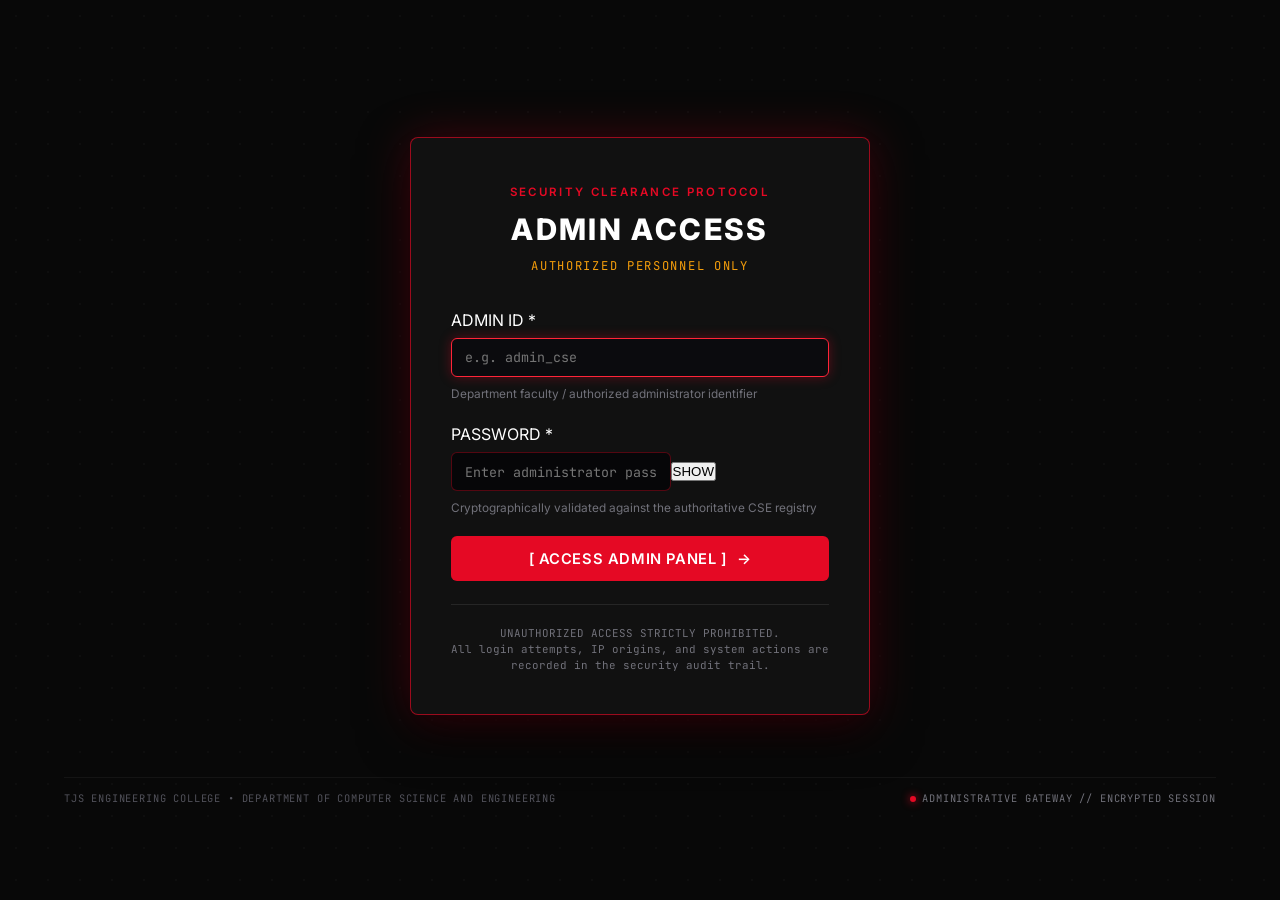
<file: admin-login.html>
<!DOCTYPE html>
<html lang="en">
<head>
  <meta charset="UTF-8">
  <meta name="viewport" content="width=device-width, initial-scale=1.0">
  <meta name="description" content="TRACE × X — Admin Access Terminal. Authorized CSE personnel authentication portal.">
  <meta name="theme-color" content="#050505">
  <title>ADMIN ACCESS — TRACE × X | TJS Engineering College</title>

  <!-- Google Fonts: Inter, Montserrat, JetBrains Mono -->
  <link rel="preconnect" href="https://fonts.googleapis.com">
  <link rel="preconnect" href="https://fonts.gstatic.com" crossorigin>
  <link href="https://fonts.googleapis.com/css2?family=Inter:wght@400;500;600&family=JetBrains+Mono:wght@400;500;700&family=Montserrat:wght@700;800;900&display=swap" rel="stylesheet">

  <!-- Core Stylesheet -->
  <link rel="stylesheet" href="assets/css/style.css">
</head>
<body class="investigation-workspace">

  <!-- Atmospheric Background -->
  <div class="bg-ambient-layer" aria-hidden="true">
    <div class="ambient-glow-core"></div>
    <div class="ambient-glow-top"></div>
    <div class="forensic-grid"></div>
    <div class="forensic-crosshair crosshair-tl">+ ADMIN TERMINAL // AUTH PORTAL</div>
    <div class="forensic-crosshair crosshair-br">SYS.LEVEL // ACCESS GATEWAY</div>
  </div>

  <div class="login-page-wrapper">

    <!-- Header Branding -->
    <header class="site-header">
      <div class="container-wide">
        <div class="header-inner">
          <a href="index.html" class="brand-group" style="text-decoration: none; color: inherit;">
            <div class="brand-logo-wrap">
              <img src="assets/images/fox-logo.png" alt="FOX Technical Event Logo" class="fox-logo-img">
            </div>

            <div class="brand-text-column">
              <div class="brand-title-row">
                <span class="brand-title-text">TRACE</span>
                <span class="brand-x-badge" aria-label="X">
                  <span class="brand-x-symbol">×</span>
                </span>
                <span class="brand-title-text">X</span>
              </div>

              <div class="brand-subtitle">CYBER CRIME INVESTIGATION</div>

              <div class="brand-college-info">
                <div class="brand-college-line">
                  <span class="brand-bullet">•</span>
                  <span>TJS ENGINEERING COLLEGE</span>
                </div>
                <div class="brand-college-line">
                  <span class="brand-bullet">•</span>
                  <span>DEPARTMENT OF COMPUTER SCIENCE AND ENGINEERING</span>
                </div>
              </div>
            </div>
          </a>

          <!-- RIGHT SIDE: FOUR ACTION BUTTONS IN ONE ROW -->
          <nav class="header-actions" aria-label="Quick Access">
            <a href="register.html" class="nav-action-btn btn-register-team" id="btn-register-team">
              REGISTER TEAM
            </a>
            <a href="login.html" class="nav-action-btn btn-participant-login" id="btn-participant-login">
              PARTICIPANT LOGIN
            </a>
            <a href="rules.html" class="nav-action-btn btn-event-rules" id="btn-event-rules">
              EVENT RULES
            </a>
            <a href="admin-login.html" class="nav-action-btn btn-admin active" id="btn-admin" aria-current="page">
              ADMIN
            </a>
          </nav>
        </div>
      </div>
    </header>

    <!-- Main Admin Login Container -->
    <main class="login-wrapper">
      <div class="login-card-panel" style="border-color: rgba(229, 9, 36, 0.65); box-shadow: 0 0 45px rgba(229, 9, 36, 0.25), 0 16px 50px rgba(0, 0, 0, 0.95);">
        
        <div class="login-protocol-tag" style="color: var(--color-crimson-bright); font-size: 0.72rem; letter-spacing: 0.2em;">
          SECURITY CLEARANCE PROTOCOL
        </div>

        <h1 class="login-title" style="letter-spacing: 0.08em; margin-bottom: 0.35rem;">
          ADMIN ACCESS
        </h1>

        <div class="login-subtitle" style="font-family: var(--font-mono); font-size: 0.76rem; letter-spacing: 0.14em; color: var(--color-amber-bright); text-transform: uppercase; margin-bottom: 2rem;">
          AUTHORIZED PERSONNEL ONLY
        </div>

        <!-- Error Alert -->
        <div class="login-error-alert" id="admin-login-error" style="display: none;" role="alert">
          <div class="login-error-title" id="admin-error-title">ACCESS DENIED</div>
          <div class="login-error-desc" id="admin-error-desc">Invalid administrator credentials.</div>
        </div>

        <!-- Admin Login Form -->
        <form id="admin-login-form" class="login-form" novalidate>
          
          <!-- Field: ADMIN ID -->
          <div class="form-field-group" id="group-admin-id">
            <label for="admin-id-input" class="form-label">
              <span class="label-text">ADMIN ID</span>
              <span class="label-required">*</span>
            </label>
            <input 
              type="text" 
              id="admin-id-input" 
              class="form-input login-input" 
              placeholder="e.g. admin_cse" 
              required 
              autocomplete="username"
              autofocus
            >
            <div class="field-helper-text">Department faculty / authorized administrator identifier</div>
          </div>

          <!-- Field: PASSWORD -->
          <div class="form-field-group" id="group-admin-pass">
            <label for="admin-pass-input" class="form-label">
              <span class="label-text">PASSWORD</span>
              <span class="label-required">*</span>
            </label>
            <div class="pin-input-wrap">
              <input 
                type="password" 
                id="admin-pass-input" 
                class="form-input login-input" 
                placeholder="Enter administrator password" 
                required 
                autocomplete="current-password"
              >
              <button type="button" class="btn-toggle-pin" id="toggle-admin-pass" aria-label="Toggle password visibility">SHOW</button>
            </div>
            <div class="field-helper-text">Cryptographically validated against the authoritative CSE registry</div>
          </div>

          <!-- Submit Button -->
          <button type="submit" class="btn-login-submit" id="btn-admin-login-submit">
            <span>[ ACCESS ADMIN PANEL ]</span>
            <span aria-hidden="true">→</span>
          </button>

        </form>

        <div class="login-divider"></div>

        <div style="font-family: var(--font-mono); font-size: 0.68rem; color: var(--color-text-muted); line-height: 1.5; text-align: center;">
          UNAUTHORIZED ACCESS STRICTLY PROHIBITED.<br>
          All login attempts, IP origins, and system actions are recorded in the security audit trail.
        </div>

      </div>
    </main>

    <!-- Footer -->
    <footer class="site-footer-minimal">
      <div class="container-wide">
        <div class="footer-inner-minimal">
          <div>
            TJS ENGINEERING COLLEGE • DEPARTMENT OF COMPUTER SCIENCE AND ENGINEERING
          </div>
          <div class="footer-status-pill">
            <span class="status-dot" aria-hidden="true"></span>
            <span>ADMINISTRATIVE GATEWAY // ENCRYPTED SESSION</span>
          </div>
        </div>
      </div>
    </footer>

  </div>

  <!-- Admin Application Logic -->
  <script src="assets/js/admin.js"></script>
</body>
</html>
</file>
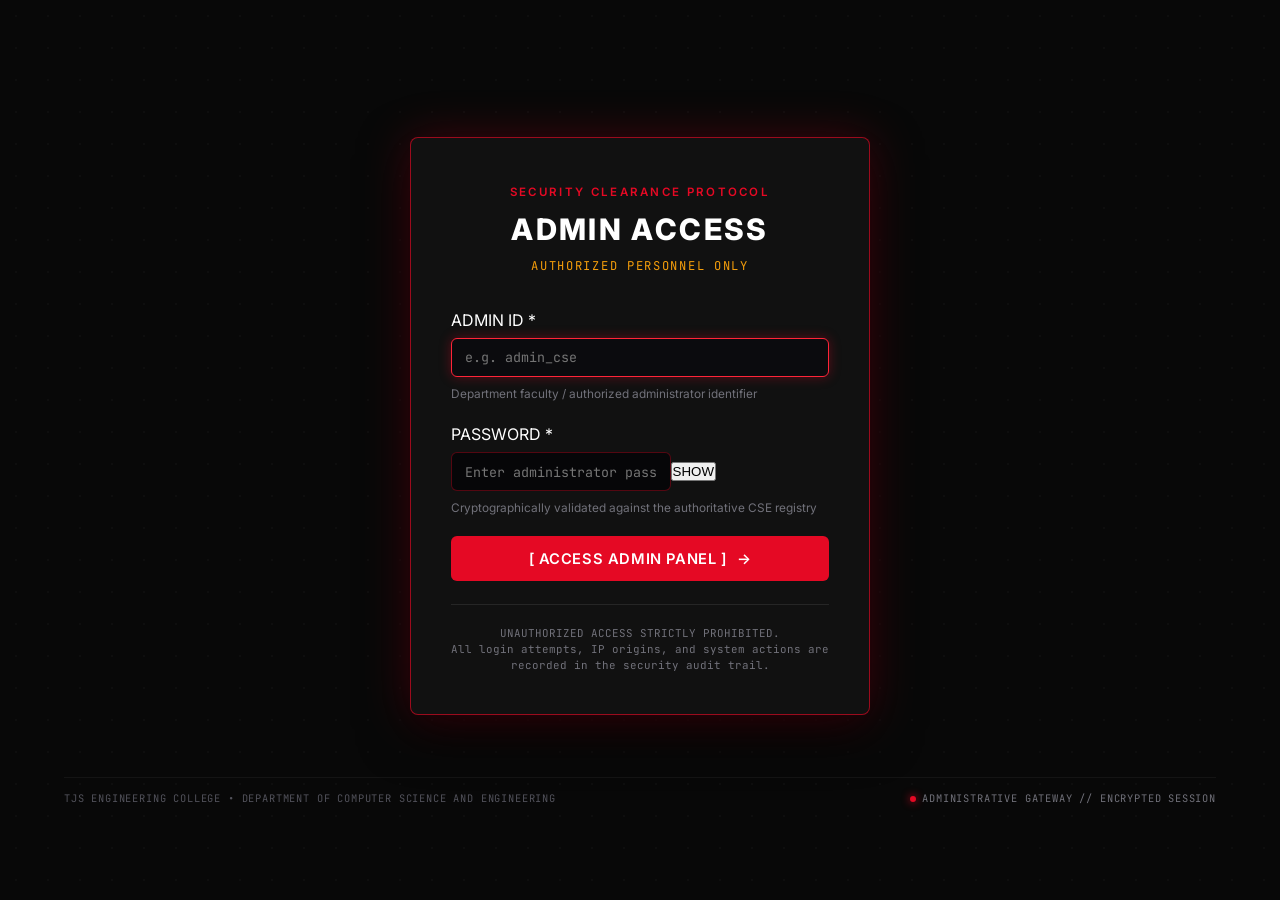
<file: admin.html>
<!DOCTYPE html>
<html lang="en">
<head>
  <meta charset="UTF-8">
  <meta name="viewport" content="width=device-width, initial-scale=1.0">
  <meta name="description" content="TRACE × X — Admin Control Center. Official event control, live session monitoring, violation tracking, and evaluation results dashboard for TJS Engineering College.">
  <meta name="theme-color" content="#050505">
  <title>ADMIN CONTROL CENTER — TRACE × X | TJS Engineering College</title>

  <!-- Google Fonts: Inter, Montserrat, JetBrains Mono -->
  <link rel="preconnect" href="https://fonts.googleapis.com">
  <link rel="preconnect" href="https://fonts.gstatic.com" crossorigin>
  <link href="https://fonts.googleapis.com/css2?family=Inter:wght@400;500;600&family=JetBrains+Mono:wght@400;500;700&family=Montserrat:wght@700;800;900&display=swap" rel="stylesheet">

  <!-- Core Stylesheet -->
  <link rel="stylesheet" href="assets/css/style.css?v=4.0">
</head>
<body class="admin-dashboard-body">

  <!-- Atmospheric Background -->
  <div class="bg-ambient-layer" aria-hidden="true">
    <div class="ambient-glow-core"></div>
    <div class="ambient-glow-top"></div>
    <div class="forensic-grid"></div>
    <div class="forensic-crosshair crosshair-tl">+ 00.12° N // ADMIN CONTROL</div>
    <div class="forensic-crosshair crosshair-br">SYS.LEVEL // COMMAND CORE</div>
  </div>

  <div class="admin-app-layout">

    <!-- =======================================================================
         TOP DASHBOARD HEADER
         ======================================================================= -->
    <header class="admin-top-header">
      <div class="admin-header-container">
        
        <!-- Left: Branding -->
        <a href="index.html" class="brand-group" style="text-decoration: none; color: inherit;">
          <div class="brand-logo-wrap" style="width: 38px; height: 38px;">
            <img src="assets/images/fox-logo.png" alt="FOX Logo" class="fox-logo-img">
          </div>
          <div class="brand-text-column">
            <div class="brand-title-row" style="font-size: 1.15rem;">
              <span class="brand-title-text">TRACE</span>
              <span class="brand-x-badge"><span class="brand-x-symbol">×</span></span>
              <span class="brand-title-text">X</span>
            </div>
            <div class="brand-subtitle" style="font-size: 0.65rem;">CYBER CRIME INVESTIGATION</div>
          </div>
        </a>

        <!-- Center: Title Badge -->
        <div class="admin-header-title-box">
          <span class="admin-super-badge">COMMAND CONSOLE</span>
          <h1 class="admin-header-title">ADMIN CONTROL CENTER</h1>
        </div>

        <!-- Right: Admin Status & Logout -->
        <div class="admin-header-right">
          <div class="admin-live-badge" id="header-event-status-pill">
            <span class="hud-pulse-dot" id="header-status-dot" aria-hidden="true"></span>
            <span id="header-event-status-text">EVENT NOT STARTED</span>
          </div>

          <div class="admin-user-pill">
            <span class="user-role-tag">SUPERADMIN</span>
            <span class="user-name" id="admin-user-name">CSE FACULTY</span>
          </div>

          <button type="button" class="btn-admin-logout" id="btn-admin-logout" title="Sign out of Admin Session">
            [ LOGOUT ]
          </button>
        </div>

      </div>
    </header>

    <!-- =======================================================================
         MAIN WORKSPACE: SIDEBAR + CONTENT PANELS
         ======================================================================= -->
    <div class="admin-workspace-grid">

      <!-- -------------------------------------------------------------------
           LEFT SIDEBAR NAVIGATION
           ------------------------------------------------------------------- -->
      <aside class="admin-sidebar" role="navigation" aria-label="Admin Navigation">
        <div class="sidebar-protocol-tag">NAVIGATION // 11 PROTOCOLS</div>

        <nav class="sidebar-nav-list" id="admin-sidebar-nav">
          <button type="button" class="sidebar-nav-item active" data-tab="tab-overview">
            <span class="nav-idx">01</span>
            <span class="nav-label">OVERVIEW</span>
          </button>

          <button type="button" class="sidebar-nav-item" data-tab="tab-teams">
            <span class="nav-idx">02</span>
            <span class="nav-label">TEAM MANAGEMENT</span>
          </button>

          <button type="button" class="sidebar-nav-item" data-tab="tab-sessions">
            <span class="nav-idx">03</span>
            <span class="nav-label">LIVE SESSIONS</span>
          </button>

          <button type="button" class="sidebar-nav-item" data-tab="tab-round-control">
            <span class="nav-idx">04</span>
            <span class="nav-label">ROUND CONTROL</span>
          </button>

          <button type="button" class="sidebar-nav-item" data-tab="tab-violations">
            <span class="nav-idx">05</span>
            <span class="nav-label">VIOLATION MONITOR</span>
          </button>

          <button type="button" class="sidebar-nav-item" data-tab="tab-evaluation">
            <span class="nav-idx">06</span>
            <span class="nav-label">EVALUATION &amp; RESULTS</span>
          </button>

          <button type="button" class="sidebar-nav-item" data-tab="tab-surreal" id="nav-surreal">
            <span class="nav-idx">07</span>
            <span class="nav-label">SURREAL — FINAL SCORE</span>
          </button>

          <button type="button" class="sidebar-nav-item" data-tab="tab-final-report" id="nav-final-report">
            <span class="nav-idx">08</span>
            <span class="nav-label">FINAL REPORT MANAGEMENT</span>
          </button>

          <button type="button" class="sidebar-nav-item" data-tab="tab-cases-questions" id="nav-cases-questions">
            <span class="nav-idx">09</span>
            <span class="nav-label">CASE &amp; QUESTION MANAGEMENT</span>
          </button>

          <button type="button" class="sidebar-nav-item" data-tab="tab-backup-export" id="nav-backup-export">
            <span class="nav-idx">10</span>
            <span class="nav-label">BACKUP &amp; EXPORT</span>
          </button>

          <button type="button" class="sidebar-nav-item" data-tab="tab-settings">
            <span class="nav-idx">11</span>
            <span class="nav-label">EVENT SETTINGS</span>
          </button>
        </nav>

        <!-- Sidebar Telemetry Footnote -->
        <div class="sidebar-system-footer">
          <div class="sys-k">DATABASE ENGINE</div>
          <div class="sys-v" id="sidebar-db-status">SQLITE 3 // AUTHORITATIVE</div>
          <div class="sys-k" style="margin-top: 6px;">DEPARTMENT</div>
          <div class="sys-v">TJS CSE EVENT CELL</div>
        </div>
      </aside>

      <!-- -------------------------------------------------------------------
           MAIN DASHBOARD WORKSPACE AREA
           ------------------------------------------------------------------- -->
      <main class="admin-main-panel" id="admin-main-panel">

        <!-- =================================================================
             TAB 1: OVERVIEW DASHBOARD & EVENT CONTROL
             ================================================================= -->
        <section class="admin-tab-content active" id="tab-overview">
          
          <div class="section-title-row">
            <div>
              <div class="tech-sub-tag">SYSTEM OVERVIEW // LIVE TELEMETRY</div>
              <h2 class="section-main-heading">EVENT CONTROL CENTER</h2>
            </div>
            <div class="db-source-tag" id="overview-source-badge">
              ● LIVE DATABASE DATA
            </div>
          </div>

          <!-- Summary Cards (Registered Teams, Active Participants, Completed, Violations) -->
          <div class="overview-cards-grid">
            <div class="overview-card">
              <div class="ov-k">REGISTERED TEAMS</div>
              <div class="ov-v" id="ov-reg-teams">--</div>
              <div class="ov-desc">Teams enrolled via Registration Portal</div>
            </div>

            <div class="overview-card highlight-green">
              <div class="ov-k">ACTIVE PARTICIPANTS</div>
              <div class="ov-v" id="ov-active-participants" style="color: #00E676;">--</div>
              <div class="ov-desc">Currently inside investigation workstation</div>
            </div>

            <div class="overview-card highlight-red">
              <div class="ov-k">COMPLETED INVESTIGATIONS</div>
              <div class="ov-v" id="ov-completed-investigations" style="color: var(--color-crimson-bright);">--</div>
              <div class="ov-desc">30 questions dossiers submitted &amp; sealed</div>
            </div>

            <div class="overview-card">
              <div class="ov-k">ACTIVE VIOLATIONS</div>
              <div class="ov-v" id="ov-active-violations" style="color: var(--color-amber-bright);">--</div>
              <div class="ov-desc">Tab/blur/fullscreen incidents logged</div>
            </div>
          </div>

          <!-- Dedicated Event Control Panel -->
          <div class="event-control-box">
            <div class="ec-header">
              <div class="ec-title-group">
                <span class="ec-tag">EXECUTIVE EVENT CONTROL</span>
                <h3 class="ec-heading">GLOBAL EVENT STATE CONTROLLER</h3>
              </div>
              <div class="ec-status-badge">
                <span class="ec-status-label">CURRENT STATUS:</span>
                <span class="ec-status-val" id="ec-current-status-display">EVENT NOT STARTED</span>
              </div>
            </div>

            <div class="ec-meta-strip">
              <div class="ec-meta-item">
                <span class="m-k">CURRENT PHASE:</span>
                <span class="m-v" id="ec-phase-display">REGISTRATION &amp; STANDBY</span>
              </div>
              <div class="ec-meta-item">
                <span class="m-k">ENROLLED TEAMS:</span>
                <span class="m-v" id="ec-teams-count-display">-- TEAMS</span>
              </div>
              <div class="ec-meta-item">
                <span class="m-k">AUTHORITY:</span>
                <span class="m-v" style="color: #00E676;">AUTHORIZED ADMINISTRATOR</span>
              </div>
            </div>

            <!-- Controls: START, PAUSE, RESUME, END -->
            <div class="ec-actions-row">
              <button type="button" class="btn-ec btn-ec-pause" id="btn-ec-pause" disabled>
                <span class="btn-icon">⏸</span>
                <span>[ PAUSE EVENT ]</span>
              </button>

              <button type="button" class="btn-ec btn-ec-resume" id="btn-ec-resume" disabled>
                <span class="btn-icon">⏯</span>
                <span>[ RESUME EVENT ]</span>
              </button>

              <button type="button" class="btn-ec btn-ec-end" id="btn-ec-end" disabled>
                <span class="btn-icon">⏹</span>
                <span>[ END EVENT ]</span>
              </button>

              <button type="button" class="btn-ec btn-ec-reset" id="btn-ec-reset" style="border-color: rgba(255,255,255,0.25); color: #B0B0B8;">
                <span class="btn-icon">↺</span>
                <span>[ RESET EVENT ]</span>
              </button>
            </div>
          </div>

        </section>

        <!-- =================================================================
             TAB 2: TEAM MANAGEMENT
             ================================================================= -->
        <section class="admin-tab-content" id="tab-teams">
          
          <div class="section-title-row">
            <div>
              <div class="tech-sub-tag">DATABASE REGISTRY // ENROLLED CANDIDATES</div>
              <h2 class="section-main-heading">TEAM MANAGEMENT</h2>
            </div>
            <button type="button" class="btn-refresh" id="btn-refresh-teams">⟳ REFRESH TEAMS</button>
          </div>

          <!-- Search & Filter Controls -->
          <div class="table-filter-bar">
            <div class="search-input-wrap">
              <span class="search-icon">🔍</span>
              <input type="text" id="team-search-input" class="admin-search-field" placeholder="Search by Team ID, Team Name, or College...">
            </div>

            <div class="filter-select-wrap">
              <label for="team-status-filter" class="filter-label">STATUS:</label>
              <select id="team-status-filter" class="admin-filter-dropdown">
                <option value="ALL">ALL TEAMS</option>
                <option value="ACTIVE">ACTIVE / INVESTIGATING</option>
                <option value="NOT_STARTED">NOT STARTED (REGISTRATION ONLY)</option>
                <option value="SUBMITTED">SUBMITTED</option>
                <option value="DEACTIVATED">DEACTIVATED / DELETED</option>
                <option value="TERMINATED">DISQUALIFIED / TERMINATED</option>
              </select>
            </div>
          </div>

          <!-- Teams Data Table -->
          <div class="admin-table-container">
            <table class="admin-data-table" id="teams-table">
              <thead>
                <tr>
                  <th>TEAM ID</th>
                  <th>TEAM NAME</th>
                  <th>REGISTRATION DATE</th>
                  <th>SELECTED CASE</th>
                  <th>ROUND / PROGRESS</th>
                  <th>SCORE</th>
                  <th>CURRENT STATUS</th>
                  <th style="text-align: right;">ACTIONS</th>
                </tr>
              </thead>
              <tbody id="teams-table-body">
                <!-- Dynamically populated from /api/admin/teams -->
                <tr>
                  <td colspan="8" style="text-align: center; color: var(--color-text-muted);">Loading registered teams...</td>
                </tr>
              </tbody>
            </table>
          </div>

        </section>

        <!-- =================================================================
             TAB 3: LIVE SESSIONS MONITORING
             ================================================================= -->
        <section class="admin-tab-content" id="tab-sessions">
          
          <div class="section-title-row">
            <div>
              <div class="tech-sub-tag">REAL-TIME WORKSTATION TELEMETRY</div>
              <h2 class="section-main-heading">LIVE SESSIONS MONITOR</h2>
            </div>
            <button type="button" class="btn-refresh" id="btn-refresh-sessions">⟳ REFRESH SESSIONS</button>
          </div>

          <div class="admin-table-container">
            <table class="admin-data-table" id="sessions-table">
              <thead>
                <tr>
                  <th>TEAM ID</th>
                  <th>TEAM NAME</th>
                  <th>SELECTED CASE</th>
                  <th>ROUND</th>
                  <th>QUESTION</th>
                  <th>TIME REMAINING</th>
                  <th>CONNECTION</th>
                  <th>SESSION STATUS</th>
                </tr>
              </thead>
              <tbody id="sessions-table-body">
                <!-- Dynamically populated from /api/admin/sessions -->
                <tr>
                  <td colspan="8" style="text-align: center; color: var(--color-text-muted);">Loading active workstation sessions...</td>
                </tr>
              </tbody>
            </table>
          </div>

        </section>

        <!-- =================================================================
             TAB 4: ROUND CONTROL
             ================================================================= -->
        <section class="admin-tab-content" id="tab-round-control">
          
          <div class="section-title-row">
            <div>
              <div class="tech-sub-tag">INVESTIGATION TIMING &amp; PHASING</div>
              <h2 class="section-main-heading">ROUND CONTROL &amp; PHASING</h2>
            </div>
          </div>

          <!-- 3 Phasing Protocol Cards (R1: 15 Qs / 10m, R2: 15 Qs / 10m, Eval: 5m = 30 Qs Total) -->
          <div class="round-cards-grid">
            
            <div class="round-phase-card active" id="card-phase-r1">
              <div class="rc-header">
                <span class="rc-tag">PHASE 01</span>
                <span class="rc-status-pill active" id="rc-status-pill-1">ACTIVE</span>
              </div>
              <h3 class="rc-title">ROUND 1 INVESTIGATION</h3>
              <div class="rc-stat-row">
                <div class="rc-stat-item">
                  <span class="k">QUESTIONS:</span>
                  <span class="v">15 QUESTIONS</span>
                </div>
                <div class="rc-stat-item">
                  <span class="k">DURATION:</span>
                  <span class="v">10 MINUTES</span>
                </div>
              </div>
              <p class="rc-desc">Beginner to moderate digital forensic evidence questions. 2-3 tricky forensic reasoning challenges.</p>
              <button type="button" class="btn-round-action" id="btn-set-round-1">
                [ SET ACTIVE: ROUND 1 ]
              </button>
            </div>

            <div class="round-phase-card" id="card-phase-r2">
              <div class="rc-header">
                <span class="rc-tag">PHASE 02</span>
                <span class="rc-status-pill pending" id="rc-status-pill-2">PENDING</span>
              </div>
              <h3 class="rc-title">ROUND 2 INVESTIGATION</h3>
              <div class="rc-stat-row">
                <div class="rc-stat-item">
                  <span class="k">QUESTIONS:</span>
                  <span class="v">15 QUESTIONS</span>
                </div>
                <div class="rc-stat-item">
                  <span class="k">DURATION:</span>
                  <span class="v">10 MINUTES</span>
                </div>
              </div>
              <p class="rc-desc">Medium to deep forensic reasoning. Cryptographic hashes, server packet headers, and threat indicator logs.</p>
              <button type="button" class="btn-round-action" id="btn-set-round-2">
                [ ADVANCE TO ROUND 2 ]
              </button>
            </div>

            <div class="round-phase-card" id="card-phase-eval">
              <div class="rc-header">
                <span class="rc-tag">PHASE 03</span>
                <span class="rc-status-pill pending" id="rc-status-pill-3">QUEUED</span>
              </div>
              <h3 class="rc-title">EVALUATION SCREEN</h3>
              <div class="rc-stat-row">
                <div class="rc-stat-item">
                  <span class="k">TOTAL EVALUATED:</span>
                  <span class="v">30 QUESTIONS</span>
                </div>
                <div class="rc-stat-item">
                  <span class="k">DURATION:</span>
                  <span class="v">05 MINUTES</span>
                </div>
              </div>
              <p class="rc-desc">4-stage digital forensic automated evaluation pipeline. Participant scores strictly protected and confidential.</p>
              <button type="button" class="btn-round-action" id="btn-set-round-eval">
                [ INITIATE 5-MIN EVALUATION ]
              </button>
            </div>

          </div>

          <div class="round-summary-note">
            <strong>COMPLIANCE NOTICE:</strong> The authoritative event timer is validated server-side. Participant countdowns are strictly persistent across tab switches and refreshes. Opening dashboard views will not reset candidate clocks.
          </div>

        </section>

        <!-- =================================================================
             TAB 5: VIOLATION MONITOR
             ================================================================= -->
        <section class="admin-tab-content" id="tab-violations">
          
          <div class="section-title-row">
            <div>
              <div class="tech-sub-tag">EVENT INTEGRITY &amp; ANTI-CHEATING LOGS</div>
              <h2 class="section-main-heading">VIOLATION MONITOR</h2>
            </div>
            <button type="button" class="btn-refresh" id="btn-refresh-violations">⟳ REFRESH LOGS</button>
          </div>

          <!-- Rules Summary Banner -->
          <div class="violations-rule-banner">
            <div class="rule-item">
              <span class="rule-badge">1ST VIOLATION</span>
              <span>Participant Warning Alert displayed on screen.</span>
            </div>
            <div class="rule-item">
              <span class="rule-badge" style="border-color: #FF2438; color: #FF2438;">2ND VIOLATION</span>
              <span>Critical Warning: Final alert before automated termination.</span>
            </div>
            <div class="rule-item">
              <span class="rule-badge" style="background: rgba(229, 9, 36, 0.2); border-color: #E50924; color: #FFFFFF;">3RD VIOLATION</span>
              <span>Immediate round termination and disqualification recorded.</span>
            </div>
          </div>

          <!-- Violations Log Table -->
          <div class="admin-table-container">
            <table class="admin-data-table" id="violations-table">
              <thead>
                <tr>
                  <th>INCIDENT ID</th>
                  <th>TEAM ID</th>
                  <th>TEAM NAME</th>
                  <th>VIOLATION TYPE</th>
                  <th>TIMESTAMP (UTC)</th>
                  <th>COUNT</th>
                  <th>ACTION TAKEN</th>
                </tr>
              </thead>
              <tbody id="violations-table-body">
                <!-- Dynamically populated from /api/admin/violations -->
                <tr>
                  <td colspan="7" style="text-align: center; color: var(--color-text-muted);">Loading security violation audit trail...</td>
                </tr>
              </tbody>
            </table>
          </div>

        </section>

        <!-- =================================================================
             TAB 6: EVALUATION & RESULTS
             ================================================================= -->
        <section class="admin-tab-content" id="tab-evaluation">
          
          <div class="section-title-row">
            <div>
              <div class="tech-sub-tag">30-QUESTION SCORING, ANSWER REVIEW &amp; DECISION MATRIX</div>
              <h2 class="section-main-heading">EVALUATION &amp; RESULTS PORTAL</h2>
            </div>
            <div class="eval-btn-group">
              <button type="button" class="btn-action-primary" id="btn-eval-review-results">[ REVIEW RESULTS ]</button>
              <button type="button" class="btn-action-primary" id="btn-finalize-results">[ FINALIZE RESULTS ]</button>
              <button type="button" class="btn-action-green" id="btn-release-results">✔ [ PUBLISH RESULTS ]</button>
              <button type="button" class="btn-action-muted" id="btn-withhold-results">✖ [ WITHHOLD RESULTS ]</button>
            </div>
          </div>

          <!-- Publication Status Notice -->
          <div class="eval-pub-status-bar" id="eval-pub-bar" style="display: flex; justify-content: space-between; align-items: center; flex-wrap: wrap; gap: 1rem;">
            <div style="display: flex; gap: 1.5rem; align-items: center;">
              <div>
                <span class="pub-k">PARTICIPANT VISIBILITY:</span>
                <span class="pub-v" id="pub-status-text">RESULTS UNDER REVIEW (UNPUBLISHED)</span>
              </div>
              <div style="border-left: 1px solid rgba(255,255,255,0.12); padding-left: 1.5rem;">
                <span class="pub-k">FINALIZATION STATE:</span>
                <span class="pub-v" id="finalization-status-text" style="color: var(--color-amber-bright);">NOT FINALIZED</span>
              </div>
            </div>
            <div>
              <span class="pub-k">EVALUATION ENGINE:</span>
              <span class="pub-v" style="color: #00E676;">AUTHORITATIVE 30-QUESTION MATRIX</span>
            </div>
          </div>

          <!-- =================================================================
               SUBSECTION 1: ANSWER REVIEW
               ================================================================= -->
          <div class="eval-subsection" id="section-answer-review" style="margin-top: 1.8rem;">
            <div class="subsection-header-row" style="display: flex; justify-content: space-between; align-items: flex-end; margin-bottom: 1rem; flex-wrap: wrap; gap: 0.8rem;">
              <div>
                <div class="tech-sub-tag" style="color: var(--color-crimson-bright);">EVALUATION &amp; RESULTS → ANSWER REVIEW</div>
                <h3 style="font-family: var(--font-heading); font-size: 1.15rem; font-weight: 800; color: #FFFFFF; margin: 2px 0 0 0;">
                  SUBMITTED ANSWERS &amp; EVALUATION AUDIT
                </h3>
                <p style="font-size: 0.8rem; color: var(--color-text-secondary); margin: 3px 0 0 0;">
                  Review participant answers across Round 1 (15 questions) and Round 2 (15 questions) against protected case answer keys.
                </p>
              </div>

              <!-- Search Bar -->
              <div class="eval-search-box" style="display: flex; align-items: center; gap: 0.5rem;">
                <input type="text" id="answer-review-search-input" class="form-input" placeholder="🔍 Search Team ID, Name, or Case..." style="min-width: 280px; padding: 0.55rem 0.9rem; font-size: 0.82rem;">
                <button type="button" class="btn-refresh" id="btn-refresh-evaluations" title="Reload Evaluation Records">⟳ REFRESH</button>
              </div>
            </div>

            <!-- Searchable Answer Review Table -->
            <div class="admin-table-container">
              <table class="admin-data-table" id="answer-review-table">
                <thead>
                  <tr>
                    <th>TEAM ID</th>
                    <th>TEAM NAME</th>
                    <th>SELECTED CASE</th>
                    <th>ROUND 1 STATUS</th>
                    <th>ROUND 2 STATUS</th>
                    <th>EVALUATION STATUS</th>
                    <th>SYSTEM-CALCULATED TOTAL</th>
                    <th>RESULT PUBLICATION STATUS</th>
                    <th style="text-align: right;">ACTION</th>
                  </tr>
                </thead>
                <tbody id="answer-review-table-body">
                  <tr>
                    <td colspan="9" style="text-align: center; color: var(--color-text-muted);">Loading submitted answer records...</td>
                  </tr>
                </tbody>
              </table>
            </div>
          </div>

          <!-- =================================================================
               SUBSECTION 2: FINAL WINNER REVIEW
               ================================================================= -->
          <div class="eval-subsection" id="section-final-winner-review" style="margin-top: 2.4rem;">
            <div class="subsection-header-row" style="display: flex; justify-content: space-between; align-items: flex-end; margin-bottom: 1.2rem; flex-wrap: wrap; gap: 0.8rem;">
              <div>
                <div class="tech-sub-tag" style="color: var(--color-crimson-bright);">EVALUATION &amp; RESULTS → FINAL WINNER REVIEW</div>
                <h3 style="font-family: var(--font-heading); font-size: 1.15rem; font-weight: 800; color: #FFFFFF; margin: 2px 0 0 0;">
                  FINAL WINNER REVIEW &amp; AUTHORIZED DECISIONS
                </h3>
                <p style="font-size: 0.8rem; color: var(--color-text-secondary); margin: 3px 0 0 0;">
                  Authoritative team standing comparison matrix. Review system-calculated winner vs officially declared decision prior to final publication.
                </p>
              </div>

              <div>
                <button type="button" class="btn-action-primary" id="btn-trigger-winner-override" style="font-size: 0.78rem; padding: 0.6rem 1.2rem;">
                  ⚖ [ REVIEW FINAL DECISION / OVERRIDE ]
                </button>
              </div>
            </div>

            <!-- Dual Winner Highlight Cards: STRICT SEPARATION -->
            <div class="winner-review-cards-grid" style="display: grid; grid-template-columns: 1fr 1fr; gap: 1.2rem; margin-bottom: 1.5rem;">
              
              <!-- Card 1: System-Calculated Winner -->
              <div class="winner-card sys-winner-card" style="background: #08080A; border: 1.5px solid rgba(0, 230, 118, 0.45); border-radius: 6px; padding: 1.2rem 1.4rem; box-shadow: 0 0 25px rgba(0, 230, 118, 0.1);">
                <div style="display: flex; justify-content: space-between; align-items: center; margin-bottom: 0.6rem;">
                  <span style="font-family: var(--font-mono); font-size: 0.7rem; font-weight: 800; color: #00E676; letter-spacing: 0.1em;">
                    1. SYSTEM-CALCULATED WINNER
                  </span>
                  <span class="status-pill badge-qualified" style="font-size: 0.66rem;">RANK #1 BY RULES</span>
                </div>
                <p style="font-size: 0.74rem; color: var(--color-text-muted); margin: 0 0 0.8rem 0;">
                  The team ranked highest strictly according to official evaluation rules (30-question score and tiebreaker telemetry).
                </p>
                <div style="background: rgba(255,255,255,0.02); border: 1px solid rgba(255,255,255,0.06); padding: 0.8rem; border-radius: 4px; display: grid; grid-template-columns: 1fr 1fr; gap: 0.6rem;">
                  <div>
                    <div style="font-family: var(--font-mono); font-size: 0.62rem; color: var(--color-text-muted);">TEAM ID &amp; NAME:</div>
                    <div style="font-family: var(--font-mono); font-weight: 800; font-size: 0.95rem; color: #FFFFFF;" id="sys-winner-team-name">--</div>
                    <div style="font-size: 0.72rem; color: #A0A0A0;" id="sys-winner-team-id">--</div>
                  </div>
                  <div>
                    <div style="font-family: var(--font-mono); font-size: 0.62rem; color: var(--color-text-muted);">CALCULATED SCORE:</div>
                    <div style="font-family: var(--font-mono); font-weight: 900; font-size: 1.15rem; color: #00E676;" id="sys-winner-score">-- / 30</div>
                    <div style="font-size: 0.72rem; color: #A0A0A0;" id="sys-winner-case">--</div>
                  </div>
                </div>
              </div>

              <!-- Card 2: Officially Declared Winner -->
              <div class="winner-card declared-winner-card" style="background: #08080A; border: 1.5px solid var(--color-crimson); border-radius: 6px; padding: 1.2rem 1.4rem; box-shadow: 0 0 25px rgba(229, 9, 36, 0.15);">
                <div style="display: flex; justify-content: space-between; align-items: center; margin-bottom: 0.6rem;">
                  <span style="font-family: var(--font-mono); font-size: 0.7rem; font-weight: 800; color: var(--color-crimson-bright); letter-spacing: 0.1em;">
                    2. OFFICIALLY DECLARED WINNER
                  </span>
                  <span class="status-pill" id="declared-winner-badge" style="font-size: 0.66rem; background: rgba(229, 9, 36, 0.2); border: 1px solid var(--color-crimson); color: #FFFFFF;">
                    SYSTEM DEFAULT
                  </span>
                </div>
                <p style="font-size: 0.74rem; color: var(--color-text-muted); margin: 0 0 0.8rem 0;">
                  The team approved through the event's authorized final-decision process (faculty committee / judges panel).
                </p>
                <div style="background: rgba(255,255,255,0.02); border: 1px solid rgba(255,255,255,0.06); padding: 0.8rem; border-radius: 4px; display: grid; grid-template-columns: 1fr 1fr; gap: 0.6rem;">
                  <div>
                    <div style="font-family: var(--font-mono); font-size: 0.62rem; color: var(--color-text-muted);">OFFICIAL CHAMPION:</div>
                    <div style="font-family: var(--font-mono); font-weight: 800; font-size: 0.95rem; color: #FFFFFF;" id="declared-winner-team-name">--</div>
                    <div style="font-size: 0.72rem; color: #A0A0A0;" id="declared-winner-team-id">--</div>
                  </div>
                  <div>
                    <div style="font-family: var(--font-mono); font-size: 0.62rem; color: var(--color-text-muted);">DECISION STATUS:</div>
                    <div style="font-family: var(--font-mono); font-weight: 700; font-size: 0.85rem; color: #FFFFFF;" id="declared-winner-decision-type">SYSTEM DEFAULT</div>
                    <div style="font-size: 0.7rem; color: var(--color-crimson-bright); max-height: 2.2em; overflow: hidden; text-overflow: ellipsis; white-space: nowrap;" id="declared-winner-reason-display" title="">No manual override applied</div>
                  </div>
                </div>
              </div>

            </div>

            <!-- Team Comparison Table -->
            <div class="admin-table-container">
              <table class="admin-data-table" id="winner-comparison-table">
                <thead>
                  <tr>
                    <th>TEAM ID</th>
                    <th>TEAM NAME</th>
                    <th>SELECTED CASE</th>
                    <th>ROUND 1 RESULT</th>
                    <th>ROUND 2 RESULT</th>
                    <th>SYSTEM TOTAL</th>
                    <th>SYSTEM RANK</th>
                    <th>VIOLATION REVIEW</th>
                    <th>CURRENT FINAL STATUS</th>
                    <th style="text-align: right;">ACTION</th>
                  </tr>
                </thead>
                <tbody id="winner-comparison-table-body">
                  <tr>
                    <td colspan="10" style="text-align: center; color: var(--color-text-muted);">Loading team winner comparison data...</td>
                  </tr>
                </tbody>
              </table>
            </div>

          </div>

        </section>

        <!-- =================================================================
             TAB 7: SURREAL — FINAL SCORE MANAGEMENT
             ================================================================= -->
        <section class="admin-tab-content" id="tab-surreal" role="tabpanel" aria-labelledby="nav-surreal">
          
          <div class="section-title-row">
            <div>
              <div class="tech-sub-tag">SCORE ADMINISTRATION // AUTHORITATIVE OVERRIDE PROTOCOL</div>
              <h2 class="section-main-heading">SURREAL — FINAL SCORE MANAGEMENT</h2>
              <p class="section-subtitle-text" style="color: var(--color-text-secondary); font-size: 0.88rem; margin-top: 4px;">
                Review, audit, and adjust authoritative participant final scores. Original calculated scores remain permanently preserved.
              </p>
            </div>
            <div class="db-source-tag" id="surreal-source-badge">
              ● AUTHORITATIVE SCORE REPOSITORY
            </div>
          </div>

          <!-- Summary Metric Cards -->
          <div class="overview-cards-grid" style="grid-template-columns: repeat(4, 1fr); margin-bottom: 1.75rem;">
            <div class="overview-card">
              <div class="ov-k">TOTAL PARTICIPANTS</div>
              <div class="ov-v" id="surreal-stat-total">--</div>
              <div class="ov-desc">Enrolled teams across symposium</div>
            </div>
            <div class="overview-card highlight-green">
              <div class="ov-k">SCORES RECORDED</div>
              <div class="ov-v" id="surreal-stat-scored" style="color: #10B981;">--</div>
              <div class="ov-desc">Evaluated participant dossiers</div>
            </div>
            <div class="overview-card highlight-green">
              <div class="ov-k">EVALUATION PIPELINE</div>
              <div class="ov-v" id="surreal-stat-adjusted" style="color: #10B981;">SYNCHRONIZED</div>
              <div class="ov-desc">Authoritative scoring active</div>
            </div>
            <div class="overview-card">
              <div class="ov-k">SCORING CEILING</div>
              <div class="ov-v">30 <span style="font-size: 1rem; color: var(--color-text-muted);">PTS</span></div>
              <div class="ov-desc">Round 1 (15) + Round 2 (15)</div>
            </div>
          </div>

          <!-- Search & Filter Controls Bar -->
          <div class="table-filter-bar">
            <div class="search-input-wrap">
              <span class="search-icon" aria-hidden="true">🔍</span>
              <input type="text" class="admin-search-field" id="surreal-search-input" placeholder="Search by Team ID or Team Name..." autocomplete="off">
            </div>

            <div class="filter-select-wrap">
              <label for="surreal-status-filter" class="filter-label">STATUS:</label>
              <select class="admin-filter-dropdown" id="surreal-status-filter">
                <option value="ALL">ALL STATUSES</option>
                <option value="QUALIFIED">QUALIFIED</option>
                <option value="NOT QUALIFIED">NOT QUALIFIED</option>
                <option value="DISQUALIFIED">DISQUALIFIED</option>
                <option value="RESULTS UNDER REVIEW">RESULTS UNDER REVIEW</option>
              </select>

              <button type="button" class="btn-refresh" id="btn-refresh-surreal" title="Refresh participant scores">
                ↻ REFRESH
              </button>
            </div>
          </div>

          <!-- Searchable Participants Scores Table -->
          <div class="admin-table-container">
            <table class="admin-data-table" id="surreal-scores-table">
              <thead>
                <tr>
                  <th>TEAM ID</th>
                  <th>TEAM NAME</th>
                  <th>AFFILIATION</th>
                  <th style="text-align: center;">CALCULATED</th>
                  <th style="text-align: center; color: var(--color-crimson);">FINAL SCORE</th>
                  <th style="text-align: center;">MAX</th>
                  <th style="text-align: center;">STATUS</th>
                  <th>LAST MODIFIED</th>
                  <th style="text-align: right;">ACTIONS</th>
                </tr>
              </thead>
              <tbody id="surreal-table-body">
                <tr>
                  <td colspan="9" style="text-align: center; padding: 2rem; color: var(--color-text-muted);">
                    Loading participant scoring dossiers...
                  </td>
                </tr>
              </tbody>
            </table>
          </div>

        </section>

        <!-- =================================================================
             TAB 8: FINAL REPORT MANAGEMENT
             ================================================================= -->
        <section class="admin-tab-content" id="tab-final-report">
          
          <!-- Top Section Title & Status Row -->
          <div class="section-title-row">
            <div>
              <div class="tech-sub-tag">OFFICIAL EVENT DOCUMENTATION // EXECUTIVE SUMMARY</div>
              <h2 class="section-main-heading">FINAL EVENT REPORT</h2>
              <p class="section-subtitle-text" style="color: var(--color-text-secondary); font-size: 0.88rem; margin-top: 4px;">
                Create, review and publish the official TRACE × X Cyber Crime Investigation event report.
              </p>
            </div>
            
            <div class="report-meta-box">
              <div class="report-status-wrap">
                <span class="meta-label">REPORT STATUS:</span>
                <span class="report-status-badge status-draft" id="report-status-badge">DRAFT</span>
              </div>
              <div class="report-timestamp-line">
                <span id="report-version-badge" class="report-version-pill">v1.0</span>
                <span id="report-last-updated-text">LAST SAVED: --</span>
              </div>
            </div>
          </div>

          <!-- Action Buttons Bar -->
          <div class="report-actions-toolbar" id="report-actions-toolbar">
            <div class="toolbar-left-actions">
              <button type="button" class="btn-action-primary" id="btn-create-report" style="display: none;">
                [ CREATE NEW REPORT ]
              </button>
              <button type="button" class="btn-action-primary" id="btn-edit-report">
                [ EDIT REPORT ]
              </button>
              <button type="button" class="btn-action-muted" id="btn-preview-report">
                [ PREVIEW REPORT ]
              </button>
              <button type="button" class="btn-action-dark" id="btn-export-pdf">
                🖨 [ EXPORT PDF ]
              </button>
              <button type="button" class="btn-action-green" id="btn-publish-report">
                ✔ [ PUBLISH REPORT ]
              </button>
              <button type="button" class="btn-action-primary" id="btn-new-revision" style="display: none;">
                + [ CREATE NEW REVISION ]
              </button>
            </div>

            <div class="toolbar-right-actions">
              <button type="button" class="btn-action-dark" id="btn-version-history">
                📜 [ VIEW VERSION HISTORY ]
              </button>
              <button type="button" class="btn-action-primary" id="btn-save-draft">
                💾 [ SAVE DRAFT ]
              </button>
              <button type="button" class="btn-action-muted" id="btn-discard-changes">
                ✖ [ DISCARD CHANGES ]
              </button>
            </div>
          </div>

          <!-- Unsaved changes warning banner -->
          <div class="report-alert-banner alert-unsaved" id="report-unsaved-banner" style="display: none;">
            <span>⚠ YOU HAVE UNSAVED DRAFT MODIFICATIONS. Click <strong>[ SAVE DRAFT ]</strong> to store your changes in SQLite.</span>
          </div>

          <!-- Published locked banner -->
          <div class="report-alert-banner alert-published" id="report-published-banner" style="display: none;">
            <span>🔒 THIS REPORT IS OFFICIALLY PUBLISHED. Ordinary edits are locked to protect historical integrity. To draft revisions, click <strong>[ CREATE NEW REVISION ]</strong>.</span>
          </div>

          <!-- VIEW A: EMPTY STATE (Shown when no report exists) -->
          <div class="report-empty-state-card" id="report-empty-state" style="display: none;">
            <div class="empty-state-icon" aria-hidden="true">📄</div>
            <h3 class="empty-state-title">NO FINAL EVENT REPORT CREATED</h3>
            <p class="empty-state-desc">
              No official event report has been initialized yet. You can create a new authoritative report compiled automatically from live registration rosters, participant numbers, and evaluated investigation results.
            </p>
            <button type="button" class="btn-action-primary btn-large-cta" id="btn-empty-create-report">
              [ CREATE NEW REPORT ]
            </button>
          </div>

          <!-- VIEW B: REPORT EDITOR VIEW -->
          <div class="report-editor-container" id="report-editor-view">
            <form id="report-editor-form">

              <!-- SECTION A: EVENT DETAILS -->
              <div class="report-section-card">
                <div class="section-card-header">
                  <span class="sec-badge">SECTION A</span>
                  <h3 class="sec-title">EVENT DETAILS</h3>
                </div>
                <div class="form-grid-2col">
                  <div class="form-field-group">
                    <label for="rep-event-title" class="field-label">EVENT TITLE</label>
                    <input type="text" id="rep-event-title" class="form-input" required>
                  </div>
                  <div class="form-field-group">
                    <label for="rep-college-name" class="field-label">COLLEGE NAME</label>
                    <input type="text" id="rep-college-name" class="form-input" required>
                  </div>
                  <div class="form-field-group">
                    <label for="rep-dept-name" class="field-label">DEPARTMENT NAME</label>
                    <input type="text" id="rep-dept-name" class="form-input" required>
                  </div>
                  <div class="form-field-group">
                    <label for="rep-event-date" class="field-label">EVENT DATE</label>
                    <input type="text" id="rep-event-date" class="form-input" required>
                  </div>
                  <div class="form-field-group">
                    <label for="rep-event-venue" class="field-label">EVENT VENUE</label>
                    <input type="text" id="rep-event-venue" class="form-input" required>
                  </div>
                  <div class="form-field-group">
                    <label for="rep-organizer" class="field-label">EVENT ORGANIZER</label>
                    <input type="text" id="rep-organizer" class="form-input" required>
                  </div>
                  <div class="form-field-group full-width">
                    <label for="rep-coordinators" class="field-label">EVENT COORDINATORS</label>
                    <input type="text" id="rep-coordinators" class="form-input" required>
                  </div>
                </div>
              </div>

              <!-- SECTION B: EVENT OVERVIEW (RICH TEXT) -->
              <div class="report-section-card">
                <div class="section-card-header">
                  <span class="sec-badge">SECTION B</span>
                  <h3 class="sec-title">EVENT OVERVIEW</h3>
                </div>

                <div class="rich-editor-group">
                  <label class="field-label">1. INTRODUCTION</label>
                  <div class="rich-toolbar" data-target="rep-intro-editor">
                    <button type="button" class="btn-tb" data-cmd="bold" title="Bold"><strong>B</strong></button>
                    <button type="button" class="btn-tb" data-cmd="italic" title="Italic"><em>I</em></button>
                    <button type="button" class="btn-tb" data-cmd="formatBlock" data-val="h3">H3</button>
                    <button type="button" class="btn-tb" data-cmd="formatBlock" data-val="p">P</button>
                    <button type="button" class="btn-tb" data-cmd="insertUnorderedList" title="Bulleted List">• List</button>
                    <button type="button" class="btn-tb" data-cmd="insertOrderedList" title="Numbered List">1. List</button>
                    <button type="button" class="btn-tb" data-cmd="undo" title="Undo">↶ Undo</button>
                    <button type="button" class="btn-tb" data-cmd="redo" title="Redo">↷ Redo</button>
                  </div>
                  <div class="rich-content-editable" id="rep-intro-editor" contenteditable="true"></div>
                </div>

                <div class="rich-editor-group">
                  <label class="field-label">2. EVENT OVERVIEW</label>
                  <div class="rich-toolbar" data-target="rep-overview-editor">
                    <button type="button" class="btn-tb" data-cmd="bold"><strong>B</strong></button>
                    <button type="button" class="btn-tb" data-cmd="italic"><em>I</em></button>
                    <button type="button" class="btn-tb" data-cmd="formatBlock" data-val="h3">H3</button>
                    <button type="button" class="btn-tb" data-cmd="formatBlock" data-val="p">P</button>
                    <button type="button" class="btn-tb" data-cmd="insertUnorderedList">• List</button>
                    <button type="button" class="btn-tb" data-cmd="insertOrderedList">1. List</button>
                    <button type="button" class="btn-tb" data-cmd="undo">↶</button>
                    <button type="button" class="btn-tb" data-cmd="redo">↷</button>
                  </div>
                  <div class="rich-content-editable" id="rep-overview-editor" contenteditable="true"></div>
                </div>

                <div class="rich-editor-group">
                  <label class="field-label">3. OBJECTIVES</label>
                  <div class="rich-toolbar" data-target="rep-objectives-editor">
                    <button type="button" class="btn-tb" data-cmd="bold"><strong>B</strong></button>
                    <button type="button" class="btn-tb" data-cmd="italic"><em>I</em></button>
                    <button type="button" class="btn-tb" data-cmd="formatBlock" data-val="h3">H3</button>
                    <button type="button" class="btn-tb" data-cmd="formatBlock" data-val="p">P</button>
                    <button type="button" class="btn-tb" data-cmd="insertUnorderedList">• List</button>
                    <button type="button" class="btn-tb" data-cmd="insertOrderedList">1. List</button>
                    <button type="button" class="btn-tb" data-cmd="undo">↶</button>
                    <button type="button" class="btn-tb" data-cmd="redo">↷</button>
                  </div>
                  <div class="rich-content-editable" id="rep-objectives-editor" contenteditable="true"></div>
                </div>

                <div class="rich-editor-group">
                  <label class="field-label">4. PURPOSE OF THE EVENT</label>
                  <div class="rich-toolbar" data-target="rep-purpose-editor">
                    <button type="button" class="btn-tb" data-cmd="bold"><strong>B</strong></button>
                    <button type="button" class="btn-tb" data-cmd="italic"><em>I</em></button>
                    <button type="button" class="btn-tb" data-cmd="formatBlock" data-val="h3">H3</button>
                    <button type="button" class="btn-tb" data-cmd="formatBlock" data-val="p">P</button>
                    <button type="button" class="btn-tb" data-cmd="insertUnorderedList">• List</button>
                    <button type="button" class="btn-tb" data-cmd="insertOrderedList">1. List</button>
                    <button type="button" class="btn-tb" data-cmd="undo">↶</button>
                    <button type="button" class="btn-tb" data-cmd="redo">↷</button>
                  </div>
                  <div class="rich-content-editable" id="rep-purpose-editor" contenteditable="true"></div>
                </div>

                <div class="rich-editor-group">
                  <label class="field-label">5. EVENT HIGHLIGHTS</label>
                  <div class="rich-toolbar" data-target="rep-highlights-editor">
                    <button type="button" class="btn-tb" data-cmd="bold"><strong>B</strong></button>
                    <button type="button" class="btn-tb" data-cmd="italic"><em>I</em></button>
                    <button type="button" class="btn-tb" data-cmd="formatBlock" data-val="h3">H3</button>
                    <button type="button" class="btn-tb" data-cmd="formatBlock" data-val="p">P</button>
                    <button type="button" class="btn-tb" data-cmd="insertUnorderedList">• List</button>
                    <button type="button" class="btn-tb" data-cmd="insertOrderedList">1. List</button>
                    <button type="button" class="btn-tb" data-cmd="undo">↶</button>
                    <button type="button" class="btn-tb" data-cmd="redo">↷</button>
                  </div>
                  <div class="rich-content-editable" id="rep-highlights-editor" contenteditable="true"></div>
                </div>
              </div>

              <!-- SECTION C: PARTICIPATION SUMMARY -->
              <div class="report-section-card">
                <div class="section-card-header">
                  <div>
                    <span class="sec-badge">SECTION C</span>
                    <h3 class="sec-title">PARTICIPATION SUMMARY</h3>
                  </div>
                  <button type="button" class="btn-table-action" id="btn-sync-live-stats">
                    🔄 [ RE-SYNC FROM DATABASE ]
                  </button>
                </div>

                <p class="section-desc-text">
                  Metrics originate from the SQLite event database. If you manually override a calculated figure, the change will be flagged and recorded in the audit log.
                </p>

                <div class="stats-comparison-grid">
                  <!-- Registered Teams -->
                  <div class="stat-compare-card">
                    <div class="stat-name">REGISTERED TEAMS</div>
                    <div class="stat-live-row">
                      <span class="live-tag">DB LIVE:</span>
                      <span class="live-val" id="live-stat-reg">--</span>
                    </div>
                    <div class="stat-override-row">
                      <label for="override-stat-reg" class="ov-label">REPORT FIGURE:</label>
                      <input type="number" id="override-stat-reg" class="form-input stat-input" min="0">
                    </div>
                    <div class="override-indicator" id="indicator-stat-reg" style="display: none;">
                      ⚠ MANUAL OVERRIDE ACTIVE
                    </div>
                  </div>

                  <!-- Participating Teams -->
                  <div class="stat-compare-card">
                    <div class="stat-name">PARTICIPATING TEAMS</div>
                    <div class="stat-live-row">
                      <span class="live-tag">DB LIVE:</span>
                      <span class="live-val" id="live-stat-part">--</span>
                    </div>
                    <div class="stat-override-row">
                      <label for="override-stat-part" class="ov-label">REPORT FIGURE:</label>
                      <input type="number" id="override-stat-part" class="form-input stat-input" min="0">
                    </div>
                    <div class="override-indicator" id="indicator-stat-part" style="display: none;">
                      ⚠ MANUAL OVERRIDE ACTIVE
                    </div>
                  </div>

                  <!-- Total Participants -->
                  <div class="stat-compare-card">
                    <div class="stat-name">NUMBER OF PARTICIPANTS</div>
                    <div class="stat-live-row">
                      <span class="live-tag">DB LIVE:</span>
                      <span class="live-val" id="live-stat-total">--</span>
                    </div>
                    <div class="stat-override-row">
                      <label for="override-stat-total" class="ov-label">REPORT FIGURE:</label>
                      <input type="number" id="override-stat-total" class="form-input stat-input" min="0">
                    </div>
                    <div class="override-indicator" id="indicator-stat-total" style="display: none;">
                      ⚠ MANUAL OVERRIDE ACTIVE
                    </div>
                  </div>

                  <!-- Completed Investigations -->
                  <div class="stat-compare-card">
                    <div class="stat-name">COMPLETED INVESTIGATIONS</div>
                    <div class="stat-live-row">
                      <span class="live-tag">DB LIVE:</span>
                      <span class="live-val" id="live-stat-comp">--</span>
                    </div>
                    <div class="stat-override-row">
                      <label for="override-stat-comp" class="ov-label">REPORT FIGURE:</label>
                      <input type="number" id="override-stat-comp" class="form-input stat-input" min="0">
                    </div>
                    <div class="override-indicator" id="indicator-stat-comp" style="display: none;">
                      ⚠ MANUAL OVERRIDE ACTIVE
                    </div>
                  </div>

                  <!-- Disqualified Teams -->
                  <div class="stat-compare-card">
                    <div class="stat-name">DISQUALIFIED TEAMS</div>
                    <div class="stat-live-row">
                      <span class="live-tag">DB LIVE:</span>
                      <span class="live-val" id="live-stat-disq">--</span>
                    </div>
                    <div class="stat-override-row">
                      <label for="override-stat-disq" class="ov-label">REPORT FIGURE:</label>
                      <input type="number" id="override-stat-disq" class="form-input stat-input" min="0">
                    </div>
                    <div class="override-indicator" id="indicator-stat-disq" style="display: none;">
                      ⚠ MANUAL OVERRIDE ACTIVE
                    </div>
                  </div>
                </div>

                <div class="override-reason-box" id="stat-override-reason-wrap" style="display: none; margin-top: 1rem;">
                  <label for="stat-override-reason" class="field-label">AUDIT REASON FOR METRIC OVERRIDE(S):</label>
                  <input type="text" id="stat-override-reason" class="form-input" placeholder="e.g. Verified walk-in participant addition approved by CSE HOD...">
                </div>
              </div>

              <!-- SECTION D: EVENT STRUCTURE -->
              <div class="report-section-card">
                <div class="section-card-header">
                  <span class="sec-badge">SECTION D</span>
                  <h3 class="sec-title">EVENT STRUCTURE &amp; ROUND DESCRIPTIONS</h3>
                </div>
                <div class="form-grid-1col">
                  <div class="form-field-group">
                    <label for="rep-r1-title" class="field-label">ROUND 1 TITLE &amp; CONFIGURATION</label>
                    <input type="text" id="rep-r1-title" class="form-input" value="ROUND 1: 15 QUESTIONS — 10 MINUTES">
                    <label for="rep-r1-desc" class="field-label" style="margin-top: 8px;">ROUND 1 REPORT EXPLANATION</label>
                    <textarea id="rep-r1-desc" class="form-input" rows="3"></textarea>
                  </div>

                  <div class="form-field-group" style="margin-top: 1rem;">
                    <label for="rep-r2-title" class="field-label">ROUND 2 TITLE &amp; CONFIGURATION</label>
                    <input type="text" id="rep-r2-title" class="form-input" value="ROUND 2: 15 QUESTIONS — 10 MINUTES">
                    <label for="rep-r2-desc" class="field-label" style="margin-top: 8px;">ROUND 2 REPORT EXPLANATION</label>
                    <textarea id="rep-r2-desc" class="form-input" rows="3"></textarea>
                  </div>

                  <div class="form-field-group" style="margin-top: 1rem;">
                    <label for="rep-eval-title" class="field-label">EVALUATION PHASE TITLE &amp; CONFIGURATION</label>
                    <input type="text" id="rep-eval-title" class="form-input" value="EVALUATION: 5 MINUTES">
                    <label for="rep-eval-desc" class="field-label" style="margin-top: 8px;">EVALUATION REPORT EXPLANATION</label>
                    <textarea id="rep-eval-desc" class="form-input" rows="3"></textarea>
                  </div>
                </div>
              </div>

              <!-- SECTION E: RESULTS AND WINNERS -->
              <div class="report-section-card">
                <div class="section-card-header">
                  <div>
                    <span class="sec-badge">SECTION E</span>
                    <h3 class="sec-title">OFFICIAL RESULTS &amp; WINNERS</h3>
                  </div>
                  <button type="button" class="btn-table-action" id="btn-sync-results">
                    🔄 [ RE-SYNC FROM EVALUATIONS ]
                  </button>
                </div>

                <p class="section-desc-text">
                  Official evaluation records from the Evaluation &amp; Results matrix. Adjusting report awards requires an authorized audit reason and does NOT silently mutate raw participant scores.
                </p>

                <div class="admin-table-container">
                  <table class="admin-data-table" id="report-results-table">
                    <thead>
                      <tr>
                        <th>TEAM ID</th>
                        <th>TEAM NAME</th>
                        <th>COLLEGE NAME</th>
                        <th>SCORE (30 Q)</th>
                        <th>ACCURACY</th>
                        <th>FINAL STATUS</th>
                        <th>WINNER POSITION</th>
                        <th>SPECIAL RECOGNITION</th>
                        <th style="text-align: right;">ACTION</th>
                      </tr>
                    </thead>
                    <tbody id="report-results-tbody">
                      <!-- Populated dynamically -->
                    </tbody>
                  </table>
                </div>
              </div>

              <!-- SECTION F: EVENT SUMMARY & CONCLUSION -->
              <div class="report-section-card">
                <div class="section-card-header">
                  <span class="sec-badge">SECTION F</span>
                  <h3 class="sec-title">EVENT SUMMARY &amp; CONCLUSION</h3>
                </div>

                <div class="rich-editor-group">
                  <label class="field-label">1. MAJOR EVENT HIGHLIGHTS</label>
                  <div class="rich-toolbar" data-target="rep-sum-highlights">
                    <button type="button" class="btn-tb" data-cmd="bold"><strong>B</strong></button>
                    <button type="button" class="btn-tb" data-cmd="italic"><em>I</em></button>
                    <button type="button" class="btn-tb" data-cmd="formatBlock" data-val="h3">H3</button>
                    <button type="button" class="btn-tb" data-cmd="formatBlock" data-val="p">P</button>
                    <button type="button" class="btn-tb" data-cmd="insertUnorderedList">• List</button>
                    <button type="button" class="btn-tb" data-cmd="insertOrderedList">1. List</button>
                  </div>
                  <div class="rich-content-editable" id="rep-sum-highlights" contenteditable="true"></div>
                </div>

                <div class="rich-editor-group">
                  <label class="field-label">2. INVESTIGATION CHALLENGES</label>
                  <div class="rich-toolbar" data-target="rep-sum-challenges">
                    <button type="button" class="btn-tb" data-cmd="bold"><strong>B</strong></button>
                    <button type="button" class="btn-tb" data-cmd="italic"><em>I</em></button>
                    <button type="button" class="btn-tb" data-cmd="formatBlock" data-val="h3">H3</button>
                    <button type="button" class="btn-tb" data-cmd="formatBlock" data-val="p">P</button>
                    <button type="button" class="btn-tb" data-cmd="insertUnorderedList">• List</button>
                    <button type="button" class="btn-tb" data-cmd="insertOrderedList">1. List</button>
                  </div>
                  <div class="rich-content-editable" id="rep-sum-challenges" contenteditable="true"></div>
                </div>

                <div class="rich-editor-group">
                  <label class="field-label">3. PARTICIPANT PERFORMANCE SUMMARY</label>
                  <div class="rich-toolbar" data-target="rep-sum-perf">
                    <button type="button" class="btn-tb" data-cmd="bold"><strong>B</strong></button>
                    <button type="button" class="btn-tb" data-cmd="italic"><em>I</em></button>
                    <button type="button" class="btn-tb" data-cmd="formatBlock" data-val="h3">H3</button>
                    <button type="button" class="btn-tb" data-cmd="formatBlock" data-val="p">P</button>
                    <button type="button" class="btn-tb" data-cmd="insertUnorderedList">• List</button>
                    <button type="button" class="btn-tb" data-cmd="insertOrderedList">1. List</button>
                  </div>
                  <div class="rich-content-editable" id="rep-sum-perf" contenteditable="true"></div>
                </div>

                <div class="rich-editor-group">
                  <label class="field-label">4. IMPORTANT OBSERVATIONS</label>
                  <div class="rich-toolbar" data-target="rep-sum-obs">
                    <button type="button" class="btn-tb" data-cmd="bold"><strong>B</strong></button>
                    <button type="button" class="btn-tb" data-cmd="italic"><em>I</em></button>
                    <button type="button" class="btn-tb" data-cmd="formatBlock" data-val="h3">H3</button>
                    <button type="button" class="btn-tb" data-cmd="formatBlock" data-val="p">P</button>
                    <button type="button" class="btn-tb" data-cmd="insertUnorderedList">• List</button>
                    <button type="button" class="btn-tb" data-cmd="insertOrderedList">1. List</button>
                  </div>
                  <div class="rich-content-editable" id="rep-sum-obs" contenteditable="true"></div>
                </div>

                <div class="rich-editor-group">
                  <label class="field-label">5. LESSONS LEARNED</label>
                  <div class="rich-toolbar" data-target="rep-sum-lessons">
                    <button type="button" class="btn-tb" data-cmd="bold"><strong>B</strong></button>
                    <button type="button" class="btn-tb" data-cmd="italic"><em>I</em></button>
                    <button type="button" class="btn-tb" data-cmd="formatBlock" data-val="h3">H3</button>
                    <button type="button" class="btn-tb" data-cmd="formatBlock" data-val="p">P</button>
                    <button type="button" class="btn-tb" data-cmd="insertUnorderedList">• List</button>
                    <button type="button" class="btn-tb" data-cmd="insertOrderedList">1. List</button>
                  </div>
                  <div class="rich-content-editable" id="rep-sum-lessons" contenteditable="true"></div>
                </div>

                <div class="rich-editor-group">
                  <label class="field-label">6. EVENT CONCLUSION</label>
                  <div class="rich-toolbar" data-target="rep-sum-conclusion">
                    <button type="button" class="btn-tb" data-cmd="bold"><strong>B</strong></button>
                    <button type="button" class="btn-tb" data-cmd="italic"><em>I</em></button>
                    <button type="button" class="btn-tb" data-cmd="formatBlock" data-val="h3">H3</button>
                    <button type="button" class="btn-tb" data-cmd="formatBlock" data-val="p">P</button>
                    <button type="button" class="btn-tb" data-cmd="insertUnorderedList">• List</button>
                    <button type="button" class="btn-tb" data-cmd="insertOrderedList">1. List</button>
                  </div>
                  <div class="rich-content-editable" id="rep-sum-conclusion" contenteditable="true"></div>
                </div>

                <div class="rich-editor-group">
                  <label class="field-label">7. RECOMMENDATIONS FOR FUTURE EVENTS</label>
                  <div class="rich-toolbar" data-target="rep-sum-recs">
                    <button type="button" class="btn-tb" data-cmd="bold"><strong>B</strong></button>
                    <button type="button" class="btn-tb" data-cmd="italic"><em>I</em></button>
                    <button type="button" class="btn-tb" data-cmd="formatBlock" data-val="h3">H3</button>
                    <button type="button" class="btn-tb" data-cmd="formatBlock" data-val="p">P</button>
                    <button type="button" class="btn-tb" data-cmd="insertUnorderedList">• List</button>
                    <button type="button" class="btn-tb" data-cmd="insertOrderedList">1. List</button>
                  </div>
                  <div class="rich-content-editable" id="rep-sum-recs" contenteditable="true"></div>
                </div>

                <div class="rich-editor-group">
                  <label class="field-label">8. ACKNOWLEDGEMENTS</label>
                  <div class="rich-toolbar" data-target="rep-sum-ack">
                    <button type="button" class="btn-tb" data-cmd="bold"><strong>B</strong></button>
                    <button type="button" class="btn-tb" data-cmd="italic"><em>I</em></button>
                    <button type="button" class="btn-tb" data-cmd="formatBlock" data-val="h3">H3</button>
                    <button type="button" class="btn-tb" data-cmd="formatBlock" data-val="p">P</button>
                    <button type="button" class="btn-tb" data-cmd="insertUnorderedList">• List</button>
                    <button type="button" class="btn-tb" data-cmd="insertOrderedList">1. List</button>
                  </div>
                  <div class="rich-content-editable" id="rep-sum-ack" contenteditable="true"></div>
                </div>
              </div>

              <!-- SECTION G: ORGANIZER DETAILS -->
              <div class="report-section-card">
                <div class="section-card-header">
                  <span class="sec-badge">SECTION G</span>
                  <h3 class="sec-title">ORGANIZER &amp; REPORT DETAILS</h3>
                </div>
                <div class="form-grid-2col">
                  <div class="form-field-group">
                    <label for="rep-prep-by" class="field-label">REPORT PREPARED BY</label>
                    <input type="text" id="rep-prep-by" class="form-input" required>
                  </div>
                  <div class="form-field-group">
                    <label for="rep-org-name" class="field-label">EVENT ORGANIZER NAME</label>
                    <input type="text" id="rep-org-name" class="form-input" required>
                  </div>
                  <div class="form-field-group">
                    <label for="rep-coord-names" class="field-label">COORDINATOR NAMES</label>
                    <input type="text" id="rep-coord-names" class="form-input" required>
                  </div>
                  <div class="form-field-group">
                    <label for="rep-faculty-coord" class="field-label">FACULTY COORDINATOR</label>
                    <input type="text" id="rep-faculty-coord" class="form-input" required>
                  </div>
                  <div class="form-field-group full-width">
                    <label for="rep-prep-date" class="field-label">REPORT PREPARATION DATE</label>
                    <input type="date" id="rep-prep-date" class="form-input" required>
                  </div>
                </div>
              </div>

              <!-- Bottom Action Bar -->
              <div class="editor-bottom-bar">
                <button type="button" class="btn-action-primary" id="btn-save-draft-bottom">
                  💾 [ SAVE DRAFT ]
                </button>
                <button type="button" class="btn-action-muted" id="btn-discard-bottom">
                  [ DISCARD CHANGES ]
                </button>
                <button type="button" class="btn-action-dark" id="btn-preview-bottom">
                  👁 [ PREVIEW REPORT ]
                </button>
              </div>

            </form>
          </div>

          <!-- VIEW C: REPORT PREVIEW VIEW -->
          <div class="report-preview-container" id="report-preview-view" style="display: none;">
            <!-- Preview Controls Bar -->
            <div class="preview-controls-bar">
              <button type="button" class="btn-action-muted" id="btn-return-to-editor">
                ← [ RETURN TO EDITOR ]
              </button>
              <div class="preview-ctrl-right">
                <span class="preview-status-pill" id="preview-status-badge">DRAFT PREVIEW</span>
                <button type="button" class="btn-action-primary" id="btn-preview-export-pdf">
                  🖨 [ EXPORT PDF / PRINT ]
                </button>
                <button type="button" class="btn-action-green" id="btn-preview-publish" style="display: none;">
                  ✔ [ PUBLISH REPORT ]
                </button>
              </div>
            </div>

            <!-- Printable Official College Document Sheet -->
            <div class="official-report-sheet" id="official-report-sheet">
              <!-- Watermark (injected if not published) -->
              <div class="draft-watermark" id="preview-draft-watermark">OFFICIAL DRAFT — NOT YET PUBLISHED</div>

              <!-- Document Header -->
              <div class="doc-header-block">
                <div class="doc-header-logo-row">
                  <div class="doc-logo-box">
                    <img src="assets/images/fox-logo.png" alt="Event Logo" class="doc-logo-img">
                  </div>
                  <div class="doc-header-text">
                    <div class="doc-college-title" id="prev-college-name">T.J.S. ENGINEERING COLLEGE</div>
                    <div class="doc-dept-title" id="prev-dept-name">DEPARTMENT OF COMPUTER SCIENCE AND ENGINEERING</div>
                    <div class="doc-subtitle">TECHNICAL EVENT CELL // ACADEMIC YEAR 2026–2027</div>
                  </div>
                </div>
                <div class="doc-header-divider"></div>
              </div>

              <!-- Event Banner Title -->
              <div class="doc-title-block">
                <div class="doc-super-tag">OFFICIAL POST-EVENT DOCUMENTATION &amp; ASSESSMENT REPORT</div>
                <h1 class="doc-main-title" id="prev-event-title">TRACE × X — CYBER CRIME INVESTIGATION</h1>
                <div class="doc-meta-strip">
                  <span><strong>DATE:</strong> <span id="prev-event-date">--</span></span>
                  <span>•</span>
                  <span><strong>VENUE:</strong> <span id="prev-event-venue">--</span></span>
                  <span>•</span>
                  <span><strong>ORGANIZER:</strong> <span id="prev-organizer">--</span></span>
                </div>
              </div>

              <!-- Document Table of Contents / Status Notice -->
              <div class="doc-status-banner" id="prev-status-banner">
                <span id="prev-status-banner-text">STATUS: DRAFT // INTERNAL WORKING DOCUMENT</span>
              </div>

              <!-- Doc Section 1: Executive Overview -->
              <div class="doc-section">
                <h2 class="doc-sec-heading">1. EXECUTIVE OVERVIEW</h2>
                <div class="doc-sub-block">
                  <h3 class="doc-sub-heading">1.1 Introduction</h3>
                  <div class="doc-body-text" id="prev-intro"></div>
                </div>
                <div class="doc-sub-block">
                  <h3 class="doc-sub-heading">1.2 Event Overview</h3>
                  <div class="doc-body-text" id="prev-overview"></div>
                </div>
                <div class="doc-sub-block">
                  <h3 class="doc-sub-heading">1.3 Objectives &amp; Pedagogical Purpose</h3>
                  <div class="doc-body-text" id="prev-objectives"></div>
                  <div class="doc-body-text" id="prev-purpose" style="margin-top: 6px;"></div>
                </div>
                <div class="doc-sub-block">
                  <h3 class="doc-sub-heading">1.4 Key Event Highlights</h3>
                  <div class="doc-body-text" id="prev-highlights"></div>
                </div>
              </div>

              <!-- Doc Section 2: Participation Summary -->
              <div class="doc-section">
                <h2 class="doc-sec-heading">2. PARTICIPATION METRICS</h2>
                <table class="doc-table">
                  <thead>
                    <tr>
                      <th>METRIC PARAMETER</th>
                      <th>COUNT</th>
                      <th>DATA SOURCE</th>
                      <th>VERIFICATION NOTES</th>
                    </tr>
                  </thead>
                  <tbody id="prev-participation-tbody">
                    <!-- Populated dynamically -->
                  </tbody>
                </table>
              </div>

              <!-- Doc Section 3: Event Structure -->
              <div class="doc-section">
                <h2 class="doc-sec-heading">3. INVESTIGATION STRUCTURE &amp; METHODOLOGY</h2>
                <div class="doc-structure-grid">
                  <div class="doc-struct-card">
                    <h4 class="doc-card-title" id="prev-r1-title">ROUND 1: 15 QUESTIONS — 10 MINUTES</h4>
                    <p class="doc-card-text" id="prev-r1-desc"></p>
                  </div>
                  <div class="doc-struct-card">
                    <h4 class="doc-card-title" id="prev-r2-title">ROUND 2: 15 QUESTIONS — 10 MINUTES</h4>
                    <p class="doc-card-text" id="prev-r2-desc"></p>
                  </div>
                  <div class="doc-struct-card">
                    <h4 class="doc-card-title" id="prev-eval-title">EVALUATION: 5 MINUTES</h4>
                    <p class="doc-card-text" id="prev-eval-desc"></p>
                  </div>
                </div>
              </div>

              <!-- Doc Section 4: Official Results & Winners -->
              <div class="doc-section">
                <h2 class="doc-sec-heading">4. OFFICIAL EVALUATION RESULTS &amp; RECOGNITION</h2>
                <table class="doc-table">
                  <thead>
                    <tr>
                      <th>TEAM ID</th>
                      <th>TEAM NAME</th>
                      <th>INSTITUTION</th>
                      <th>SCORE (30 Q)</th>
                      <th>ACCURACY</th>
                      <th>STATUS</th>
                      <th>AWARD / POSITION</th>
                      <th>SPECIAL RECOGNITION</th>
                    </tr>
                  </thead>
                  <tbody id="prev-results-tbody">
                    <!-- Populated dynamically -->
                  </tbody>
                </table>
              </div>

              <!-- Doc Section 5: Observations & Findings -->
              <div class="doc-section">
                <h2 class="doc-sec-heading">5. POST-EVENT ANALYSIS &amp; OBSERVATIONS</h2>
                <div class="doc-sub-block">
                  <h3 class="doc-sub-heading">5.1 Participant Performance Assessment</h3>
                  <div class="doc-body-text" id="prev-sum-perf"></div>
                </div>
                <div class="doc-sub-block">
                  <h3 class="doc-sub-heading">5.2 Technical &amp; Operational Challenges</h3>
                  <div class="doc-body-text" id="prev-sum-challenges"></div>
                </div>
                <div class="doc-sub-block">
                  <h3 class="doc-sub-heading">5.3 Faculty &amp; Evaluator Observations</h3>
                  <div class="doc-body-text" id="prev-sum-obs"></div>
                </div>
                <div class="doc-sub-block">
                  <h3 class="doc-sub-heading">5.4 Key Lessons Learned</h3>
                  <div class="doc-body-text" id="prev-sum-lessons"></div>
                </div>
              </div>

              <!-- Doc Section 6: Recommendations & Conclusion -->
              <div class="doc-section">
                <h2 class="doc-sec-heading">6. RECOMMENDATIONS &amp; CONCLUSION</h2>
                <div class="doc-sub-block">
                  <h3 class="doc-sub-heading">6.1 Recommendations for Future Editions</h3>
                  <div class="doc-body-text" id="prev-sum-recs"></div>
                </div>
                <div class="doc-sub-block">
                  <h3 class="doc-sub-heading">6.2 Event Conclusion</h3>
                  <div class="doc-body-text" id="prev-sum-conclusion"></div>
                </div>
                <div class="doc-sub-block">
                  <h3 class="doc-sub-heading">6.3 Acknowledgements</h3>
                  <div class="doc-body-text" id="prev-sum-ack"></div>
                </div>
              </div>

              <!-- Doc Section 7: Signatures & Certification Block -->
              <div class="doc-signatures-section">
                <div class="doc-sig-box">
                  <div class="doc-sig-line"></div>
                  <div class="doc-sig-title">REPORT PREPARED BY</div>
                  <div class="doc-sig-name" id="prev-sig-prep">--</div>
                </div>
                <div class="doc-sig-box">
                  <div class="doc-sig-line"></div>
                  <div class="doc-sig-title">FACULTY COORDINATOR</div>
                  <div class="doc-sig-name" id="prev-sig-faculty">--</div>
                </div>
                <div class="doc-sig-box">
                  <div class="doc-sig-line"></div>
                  <div class="doc-sig-title">HEAD OF DEPARTMENT</div>
                  <div class="doc-sig-name">DEPARTMENT OF CSE</div>
                </div>
                <div class="doc-sig-box">
                  <div class="doc-sig-line"></div>
                  <div class="doc-sig-title">PRINCIPAL</div>
                  <div class="doc-sig-name">TJS ENGINEERING COLLEGE</div>
                </div>
              </div>

              <div class="doc-footer-meta">
                <span>OFFICIAL AUTHORITATIVE REPORT // TRACE × X // CSE TECHNICAL EVENT CELL</span>
                <span id="prev-report-footer-version">PAGE 1 OF OFFICIAL RECORD</span>
              </div>

            </div>
          </div>

        </section>

        <!-- =================================================================
             TAB 8: CASE & QUESTION MANAGEMENT
             ================================================================= -->
        <section class="admin-tab-content" id="tab-cases-questions" role="tabpanel" aria-labelledby="nav-cases-questions">
          
          <div class="section-title-row">
            <div>
              <div class="tech-sub-tag">AUTHORITATIVE INVESTIGATION DOSSIERS // EVIDENCE VAULT &amp; QUESTION BANK</div>
              <h2 class="section-main-heading">CASE &amp; QUESTION MANAGEMENT</h2>
            </div>
            <div class="header-action-group" style="display: flex; gap: 0.8rem; align-items: center;">
              <button type="button" class="btn-action-muted" id="btn-validate-cases" style="border-color: rgba(229, 9, 36, 0.4); color: var(--color-crimson-bright);">
                🔍 [ VALIDATE READINESS ]
              </button>
              <button type="button" class="btn-action-primary" id="btn-add-new-case">
                + [ ADD NEW CASE ]
              </button>
            </div>
          </div>

          <!-- Emergency Lock Banner (Displays dynamically when event status is EVENT ACTIVE or PAUSED) -->
          <div class="cq-lock-alert" id="cq-lock-alert" style="display: none;">
            <div class="cq-lock-icon">🔒</div>
            <div class="cq-lock-text">
              <strong>EVENT ACTIVE — QUESTION SETS &amp; AUTHORITATIVE KEYS ARE LOCKED:</strong>
              Accidental changes during live investigations are strictly blocked. Any emergency adjustments require explicit administrator confirmation and a recorded audit justification.
            </div>
          </div>

          <!-- Main Two-Column Management Grid -->
          <div class="cq-layout-grid">
            
            <!-- Left Column: Case Selector & Navigator -->
            <div class="cq-cases-nav">
              <div class="cq-panel-header">
                <span class="cq-panel-title">INVESTIGATION CASES (<span id="cq-cases-count">15</span>)</span>
                <span class="cq-panel-badge">AUTHORITATIVE</span>
              </div>

              <div class="cq-search-box">
                <input type="text" id="cq-search-cases" class="form-input" placeholder="Search cases by name or ID..." style="width: 100%; font-size: 0.78rem;">
              </div>

              <!-- Filter tabs: All, Active, Inactive -->
              <div class="cq-filter-tabs">
                <button type="button" class="cq-filter-tab active" data-filter="ALL">ALL (15)</button>
                <button type="button" class="cq-filter-tab" data-filter="ACTIVE">ACTIVE</button>
                <button type="button" class="cq-filter-tab" data-filter="INACTIVE">INACTIVE</button>
              </div>

              <!-- Case Cards List Container -->
              <div class="cq-cases-list" id="cq-cases-list">
                <!-- Dynamically populated from /api/admin/cases -->
              </div>
            </div>

            <!-- Right Column: Dedicated Active Case & Question Workspace -->
            <div class="cq-editor-workspace">
              
              <!-- Case Information & Clues Editor -->
              <div class="cq-case-card">
                <div class="cq-card-header">
                  <div class="cq-case-meta-tag">
                    <span class="cq-dot" id="cq-case-status-dot"></span>
                    <span id="cq-active-case-tag">CASE 01 — DOSSIER</span>
                  </div>
                  <div class="cq-case-actions">
                    <button type="button" class="btn-action-muted" id="btn-preview-case-card" style="font-size: 0.72rem; padding: 0.45rem 0.9rem;">
                      👁 [ PARTICIPANT PREVIEW ]
                    </button>
                    <button type="button" class="btn-action-muted" id="btn-delete-case" style="font-size: 0.72rem; padding: 0.45rem 0.9rem; color: #FF2438; border-color: rgba(255, 36, 56, 0.4);">
                      🗑 [ DELETE CASE ]
                    </button>
                  </div>
                </div>

                <form id="cq-case-meta-form" class="cq-meta-form">
                  <div class="cq-form-grid-3">
                    <div>
                      <label class="cq-label" for="cq-case-id-input">CASE ID (UNIQUE):</label>
                      <input type="text" id="cq-case-id-input" class="form-input" style="width: 100%; font-family: var(--font-mono); font-weight: 700;" readonly>
                    </div>
                    <div>
                      <label class="cq-label" for="cq-case-status-input">CASE STATUS:</label>
                      <select id="cq-case-status-input" class="admin-filter-dropdown" style="width: 100%;">
                        <option value="ACTIVE">ACTIVE (Available for Participant Selection)</option>
                        <option value="INACTIVE">INACTIVE (Hidden from Participants)</option>
                      </select>
                    </div>
                    <div>
                      <label class="cq-label" for="cq-case-order-input">DISPLAY ORDER:</label>
                      <input type="number" id="cq-case-order-input" class="form-input" style="width: 100%;" min="1" max="50" value="1">
                    </div>
                  </div>

                  <div style="margin-top: 1rem;">
                    <label class="cq-label" for="cq-case-name-input">CASE NAME (COLLEGE-STUDENT FRIENDLY):</label>
                    <input type="text" id="cq-case-name-input" class="form-input" style="width: 100%; font-weight: 700; color: #FFFFFF;" placeholder="e.g. CASE 01 — STOLEN SOCIAL MEDIA ACCOUNT" required>
                  </div>

                  <div style="margin-top: 1rem;">
                    <label class="cq-label" for="cq-case-summary-input">
                      SHORT DESCRIPTION (DISPLAYED ON PARTICIPANT CASE SELECTION CARDS):
                      <span style="color: var(--color-text-muted); font-weight: 400; margin-left: 6px;">(Keep simple &amp; understandable)</span>
                    </label>
                    <textarea id="cq-case-summary-input" class="form-input" rows="2" style="width: 100%; resize: vertical;" placeholder="Brief scenario description for students..." required></textarea>
                  </div>

                  <!-- Digital Clues & Evidence Viewer / Editor -->
                  <div class="cq-evidence-section">
                    <div class="cq-section-subhead">
                      <span>DIGITAL FORENSIC EVIDENCE &amp; CLUES</span>
                      <span class="cq-evidence-count-badge" id="cq-evidence-total-badge">8 EVIDENCE ITEMS</span>
                    </div>

                    <div class="cq-evidence-tabs">
                      <button type="button" class="cq-ev-tab active" id="btn-ev-tab-r1">ROUND 1 EVIDENCE (<span id="cq-ev-r1-count">4</span>)</button>
                      <button type="button" class="cq-ev-tab" id="btn-ev-tab-r2">ROUND 2 EVIDENCE (<span id="cq-ev-r2-count">4</span>)</button>
                    </div>

                    <div class="cq-evidence-list" id="cq-evidence-items-container">
                      <!-- Dynamically rendered evidence items -->
                    </div>
                  </div>

                  <!-- Case Meta Actions Row -->
                  <div class="cq-form-actions-row">
                    <button type="submit" class="btn-action-primary" id="btn-save-case-meta">
                      💾 [ SAVE CASE DOSSIER ]
                    </button>
                    <button type="button" class="btn-action-muted" id="btn-cancel-case-meta">
                      [ CANCEL CHANGES ]
                    </button>
                  </div>
                </form>
              </div>

              <!-- Questions Management Section -->
              <div class="cq-questions-panel">
                
                <div class="cq-q-header">
                  <div>
                    <h3 class="cq-q-heading">AUTHORITATIVE QUESTION BANK</h3>
                    <div class="cq-q-subheading">
                      Strict format: Exactly 15 questions per round · Exactly 4 options (A-D) · Exactly 1 correct answer · Private answer keys
                    </div>
                  </div>

                  <div class="cq-q-controls">
                    <button type="button" class="btn-action-muted" id="btn-preview-round" style="font-size: 0.72rem; padding: 0.5rem 0.9rem;">
                      👁 [ PREVIEW ROUND ]
                    </button>
                    <button type="button" class="btn-action-primary" id="btn-add-question" style="font-size: 0.72rem; padding: 0.5rem 0.9rem;">
                      + [ ADD QUESTION ]
                    </button>
                  </div>
                </div>

                <!-- Round Switcher Tabs -->
                <div class="cq-round-switch-bar">
                  <button type="button" class="cq-round-switch active" id="btn-switch-r1" data-round="1">
                    <span class="cq-rs-title">ROUND 1 — INITIAL RECONNAISSANCE</span>
                    <span class="cq-rs-meta">15 QUESTIONS · 10 MINUTES · <span id="r1-q-counter">15/15</span></span>
                  </button>
                  <button type="button" class="cq-round-switch" id="btn-switch-r2" data-round="2">
                    <span class="cq-rs-title">ROUND 2 — DEEP FORENSIC ANALYSIS</span>
                    <span class="cq-rs-meta">15 QUESTIONS · 10 MINUTES · <span id="r2-q-counter">15/15</span></span>
                  </button>
                </div>

                <!-- Round Validation Summary Pill -->
                <div class="cq-round-validation-strip" id="cq-round-validation-strip">
                  <span class="cq-rv-pill success" id="cq-rv-status-pill">✔ ROUND VALIDATION: 15 OF 15 QUESTIONS CONFIGURED</span>
                  <span class="cq-rv-meta">Total Marks: <strong id="cq-rv-marks-sum">15</strong> · All answer keys secured in SQLite authoritative storage</span>
                </div>

                <!-- Questions List Container -->
                <div class="cq-questions-container" id="cq-questions-container">
                  <!-- Dynamically populated 15 questions -->
                </div>

              </div>

            </div>

          </div>

        </section>

        <!-- =================================================================
             TAB 9: BACKUP & EXPORT
             ================================================================= -->
        <section class="admin-tab-content" id="tab-backup-export" role="tabpanel" aria-labelledby="nav-backup-export">
          
          <div class="section-title-row">
            <div>
              <div class="tech-sub-tag">AUTHORITATIVE DATA EXPORT &amp; DATABASE SNAPSHOT MANAGEMENT</div>
              <h2 class="section-main-heading">BACKUP &amp; EXPORT</h2>
            </div>
            <div class="header-action-group">
              <span class="telemetry-badge" style="background: rgba(0, 230, 118, 0.1); border-color: #00E676; color: #00E676;">
                ● SQLITE REPOSITORY SYNCHRONIZED
              </span>
            </div>
          </div>

          <!-- Section A: 4 Quick Export Cards -->
          <div class="export-cards-grid">
            
            <!-- Export Card 1: Registered Teams -->
            <div class="export-card">
              <div class="export-card-tag">TEAM REGISTRY</div>
              <h3 class="export-card-title">REGISTERED TEAMS DOSSIER</h3>
              <p class="export-card-desc">
                Export registered teams, college affiliations, departments, team sizes, roster member names, and registration timestamps. Passwords, PINs, and session tokens are strictly excluded.
              </p>
              <div class="export-card-meta">
                <span>FORMAT: CSV (EXCEL UTF-8)</span>
                <span>SECURITY: CREDENTIALS STRIPPED</span>
              </div>
              <div class="export-card-actions">
                <button type="button" class="btn-action-primary" id="btn-export-teams" style="width: 100%;">
                  ⬇ [ EXPORT TEAMS CSV ]
                </button>
              </div>
            </div>

            <!-- Export Card 2: Official Results -->
            <div class="export-card">
              <div class="export-card-tag">EVALUATION STANDINGS</div>
              <h3 class="export-card-title">FINAL EVALUATION RESULTS</h3>
              <p class="export-card-desc">
                Export authoritative award standings, investigation cases, Round 1 &amp; Round 2 scores, overall scores (out of 30), forensic accuracy rates, and qualification status. Private answer keys are never leaked.
              </p>
              <div class="export-card-meta">
                <span>FORMAT: CSV (EXCEL UTF-8)</span>
                <span>SECURITY: ANSWER KEYS PROTECTED</span>
              </div>
              <div class="export-card-actions">
                <button type="button" class="btn-action-primary" id="btn-export-results" style="width: 100%;">
                  ⬇ [ EXPORT RESULTS CSV ]
                </button>
              </div>
            </div>

            <!-- Export Card 3: Security Violations -->
            <div class="export-card">
              <div class="export-card-tag">SECURITY AUDIT TELEMETRY</div>
              <h3 class="export-card-title">VIOLATION INCIDENTS LOG</h3>
              <p class="export-card-desc">
                Export real-time security events recorded during investigations: tab switches, window leaves, fullscreen exits, violation counters, and automated disciplinary warnings or terminations.
              </p>
              <div class="export-card-meta">
                <span>FORMAT: CSV (EXCEL UTF-8)</span>
                <span>DATA: AUTHORITATIVE EVENT LOGS</span>
              </div>
              <div class="export-card-actions">
                <button type="button" class="btn-action-primary" id="btn-export-violations" style="width: 100%;">
                  ⬇ [ EXPORT VIOLATIONS CSV ]
                </button>
              </div>
            </div>

            <!-- Export Card 4: Final Report Data & PDF -->
            <div class="export-card">
              <div class="export-card-tag">EVENT EXECUTIVE REPORT</div>
              <h3 class="export-card-title">FINAL EVENT REPORT</h3>
              <p class="export-card-desc">
                Export complete event documentation data including executive overview, participation statistics, winner rosters, and organizer certifications. Distinguishes drafts from published reports.
              </p>
              <div class="export-card-meta">
                <span>FORMAT: CSV &amp; A4 PDF</span>
                <span>STATUS: <strong id="bkp-rep-status-badge">DRAFT / PUBLISHED</strong></span>
              </div>
              <div class="export-card-actions" style="display: flex; gap: 0.6rem;">
                <button type="button" class="btn-action-primary" id="btn-export-report-csv" style="flex: 1;">
                  ⬇ [ EXPORT CSV ]
                </button>
                <button type="button" class="btn-action-muted" id="btn-export-report-pdf-link" style="flex: 1;">
                  🖨 [ REPORT TAB ]
                </button>
              </div>
            </div>

          </div>

          <!-- Section B: Database Backup Vault -->
          <div class="backup-vault-panel">
            <div class="vault-header">
              <div>
                <div class="tech-sub-tag">SQLITE 3 AUTHORITATIVE STORAGE ENGINE</div>
                <h3 class="vault-title">DATABASE BACKUP VAULT</h3>
              </div>
              <div>
                <button type="button" class="btn-action-primary" id="btn-create-backup-now" style="font-size: 0.84rem; padding: 0.8rem 1.6rem;">
                  💾 [ CREATE DATABASE BACKUP NOW ]
                </button>
              </div>
            </div>

            <div class="vault-telemetry-grid">
              <div class="v-tel-item">
                <span class="k">DATABASE FILE</span>
                <span class="v">tracex.db</span>
              </div>
              <div class="v-tel-item">
                <span class="k">LIVE FILE SIZE</span>
                <span class="v" id="bkp-live-size">-- KB</span>
              </div>
              <div class="v-tel-item">
                <span class="k">BACKUP TECHNOLOGY</span>
                <span class="v">conn.backup() (Non-blocking SQLite API)</span>
              </div>
              <div class="v-tel-item">
                <span class="k">SECURITY ACCESS</span>
                <span class="v" style="color: #00E676;">RESTRICTED (Admin Auth Required)</span>
              </div>
              <div class="v-tel-item" style="grid-column: span 4;">
                <span class="k">PRESERVED RECORD TABLES</span>
                <span class="v" style="color: #FFFFFF;">
                  teams · cases · questions · submissions · violations · audit_logs · event_reports · event_report_versions
                </span>
              </div>
            </div>

            <!-- Backup History Table -->
            <div class="backup-history-section">
              <div class="bh-header">
                <h4 class="bh-title">BACKUP HISTORY &amp; DOWNLOADS</h4>
                <span class="bh-subtitle">Verified database archives stored on server disk</span>
              </div>

              <div class="admin-table-container">
                <table class="admin-data-table">
                  <thead>
                    <tr>
                      <th>BACKUP ID</th>
                      <th>FILENAME</th>
                      <th>CREATED AT (UTC)</th>
                      <th>CREATED BY</th>
                      <th>FILE SIZE</th>
                      <th>STATUS</th>
                      <th style="text-align: right;">ACTIONS</th>
                    </tr>
                  </thead>
                  <tbody id="backup-history-tbody">
                    <!-- Populated dynamically from /api/admin/backups -->
                  </tbody>
                </table>
              </div>
            </div>

          </div>

          <!-- Section C: Administrative Export Audit Log -->
          <div class="export-audit-panel">
            <div class="bh-header">
              <h4 class="bh-title">ADMINISTRATIVE EXPORT HISTORY</h4>
              <span class="bh-subtitle">Authoritative audit log of all CSV and report export operations</span>
            </div>

            <div class="admin-table-container">
              <table class="admin-data-table">
                <thead>
                  <tr>
                    <th>LOG ID</th>
                    <th>EXPORT TYPE</th>
                    <th>FORMAT</th>
                    <th>ADMINISTRATOR</th>
                    <th>TIMESTAMP (UTC)</th>
                    <th>RECORDS EXPORTED</th>
                    <th>STATUS</th>
                  </tr>
                </thead>
                <tbody id="export-history-tbody">
                  <!-- Populated dynamically from /api/admin/export/history -->
                </tbody>
              </table>
            </div>
          </div>

        </section>

        <!-- =================================================================
             TAB 10: EVENT SETTINGS
             ================================================================= -->
        <section class="admin-tab-content" id="tab-settings">
          
          <div class="section-title-row">
            <div>
              <div class="tech-sub-tag">GLOBAL EVENT CONFIGURATION &amp; POLICIES</div>
              <h2 class="section-main-heading">EVENT SETTINGS</h2>
            </div>
          </div>

          <form id="event-settings-form" class="settings-form-panel">
            
            <div class="settings-grid">
              
              <!-- Setting 1: Event Availability -->
              <div class="setting-item">
                <div class="setting-meta">
                  <label class="setting-title" for="set-event-avail">Event Portal Active</label>
                  <div class="setting-desc">Permits participants to access workstation and take part in the event.</div>
                </div>
                <input type="checkbox" id="set-event-avail" class="admin-toggle-switch" checked>
              </div>

              <!-- Setting 2: Team Registration Availability -->
              <div class="setting-item">
                <div class="setting-meta">
                  <label class="setting-title" for="set-reg-avail">Registration Portal Open</label>
                  <div class="setting-desc">Allows new teams to register and obtain credentials.</div>
                </div>
                <input type="checkbox" id="set-reg-avail" class="admin-toggle-switch" checked>
              </div>

              <!-- Setting 3: Round 1 Duration -->
              <div class="setting-item">
                <div class="setting-meta">
                  <label class="setting-title" for="set-r1-dur">Round 1 Duration (Minutes)</label>
                  <div class="setting-desc">Default: 10 minutes for 15 multiple-choice questions.</div>
                </div>
                <input type="number" id="set-r1-dur" class="form-input admin-num-input" value="10" min="1" max="60" required>
              </div>

              <!-- Setting 4: Round 2 Duration -->
              <div class="setting-item">
                <div class="setting-meta">
                  <label class="setting-title" for="set-r2-dur">Round 2 Duration (Minutes)</label>
                  <div class="setting-desc">Default: 10 minutes for 15 deep forensic questions.</div>
                </div>
                <input type="number" id="set-r2-dur" class="form-input admin-num-input" value="10" min="1" max="60" required>
              </div>

              <!-- Setting 5: Evaluation Duration -->
              <div class="setting-item">
                <div class="setting-meta">
                  <label class="setting-title" for="set-eval-dur">Evaluation Phase Duration (Minutes)</label>
                  <div class="setting-desc">Default: 5 minutes authoritative processing countdown.</div>
                </div>
                <input type="number" id="set-eval-dur" class="form-input admin-num-input" value="5" min="1" max="30" required>
              </div>

              <!-- Setting 6: Violation Limit -->
              <div class="setting-item">
                <div class="setting-meta">
                  <label class="setting-title" for="set-vio-limit">Maximum Permitted Violations</label>
                  <div class="setting-desc">Threshold before automatic termination (Default: 3 incidents).</div>
                </div>
                <input type="number" id="set-vio-limit" class="form-input admin-num-input" value="3" min="1" max="10" required>
              </div>

            </div>

            <!-- Settings Actions -->
            <div class="settings-actions-bar">
              <button type="submit" class="btn-action-primary" id="btn-save-settings">
                [ SAVE SETTINGS ]
              </button>
              <button type="button" class="btn-action-muted" id="btn-cancel-settings">
                [ CANCEL ]
              </button>
            </div>

          </form>

          <!-- Audit Log Section -->
          <div class="audit-log-box">
            <div class="audit-header">
              <h3 class="audit-title">ADMINISTRATIVE AUDIT LOG</h3>
              <span style="font-family: var(--font-mono); font-size: 0.72rem; color: var(--color-text-muted);">
                SECURITY AUDIT TRAIL // RECORDED IN SQLITE
              </span>
            </div>
            <div class="audit-logs-list" id="audit-logs-list">
              <!-- Dynamically populated from /api/admin/audit-logs -->
            </div>
          </div>

        </section>

      </main>

    </div>

  </div>

  <!-- =========================================================================
       MODAL 1: EVENT ACTION CONFIRMATION DIALOG
       ========================================================================= -->
  <div class="admin-modal-overlay" id="confirm-action-modal" role="dialog" aria-modal="true" aria-labelledby="confirm-modal-heading" style="display: none;">
    <div class="admin-modal-box">
      <div class="modal-badge-warn">⚠ EVENT ACTION CONFIRMATION</div>
      <h3 class="modal-heading" id="confirm-modal-heading">CONFIRM ACTION</h3>
      <p class="modal-desc" id="confirm-modal-desc">Are you sure you want to execute this event action?</p>
      
      <div class="modal-actions-row">
        <button type="button" class="btn-modal-cancel" id="btn-modal-confirm-cancel">[ CANCEL ]</button>
        <button type="button" class="btn-modal-proceed" id="btn-modal-confirm-proceed">[ CONFIRM EXECUTION ]</button>
      </div>
    </div>
  </div>

  <!-- =========================================================================
       MODAL 2: TEAM DETAILS DRAWER
       ========================================================================= -->
  <div class="admin-modal-overlay" id="team-details-modal" role="dialog" aria-modal="true" aria-labelledby="team-modal-heading" style="display: none;">
    <div class="admin-modal-box" style="max-width: 620px;">
      <div class="modal-badge-info">CANDIDATE DOSSIER</div>
      <h3 class="modal-heading" id="team-modal-heading">TEAM DETAILS</h3>

      <div class="team-modal-grid">
        <div class="t-item"><span class="k">TEAM ID</span><span class="v" id="tm-id">--</span></div>
        <div class="t-item"><span class="k">TEAM NAME</span><span class="v" id="tm-name">--</span></div>
        <div class="t-item"><span class="k">COLLEGE</span><span class="v" id="tm-college">--</span></div>
        <div class="t-item"><span class="k">DEPARTMENT</span><span class="v" id="tm-dept">--</span></div>
        <div class="t-item"><span class="k">TEAM SIZE</span><span class="v" id="tm-size">--</span></div>
        <div class="t-item"><span class="k">STATUS</span><span class="v" id="tm-status">--</span></div>
      </div>

      <div style="margin-top: 1.2rem; text-align: left;">
        <div style="font-family: var(--font-mono); font-size: 0.72rem; color: var(--color-crimson-bright); font-weight: 700; margin-bottom: 0.4rem;">
          REGISTERED MEMBERS:
        </div>
        <ul id="tm-members-list" style="margin: 0; padding-left: 1.2rem; color: #FFFFFF; font-size: 0.88rem; line-height: 1.6;">
          <!-- Populated dynamically -->
        </ul>
      </div>

      <div class="modal-actions-row" style="margin-top: 1.8rem;">
        <button type="button" class="btn-modal-cancel" id="btn-close-team-modal" style="width: 100%;">[ CLOSE ]</button>
      </div>
    </div>
  </div>

  <!-- =========================================================================
       MODAL 2B: TEAM DELETION & DEACTIVATION CONFIRMATION MODAL
       ========================================================================= -->
  <div class="admin-modal-overlay" id="team-delete-confirm-modal" role="dialog" aria-modal="true" aria-labelledby="del-team-modal-heading" style="display: none;">
    <div class="admin-modal-box" style="max-width: 600px; text-align: left;">
      <div class="modal-badge-warn" id="del-team-modal-badge" style="background: rgba(255, 36, 56, 0.15); border: 1px solid #FF2438; color: #FF2438;">
        ⚠ MANDATORY PROTOCOL // TEAM REMOVAL
      </div>
      <h3 class="modal-heading" id="del-team-modal-heading" style="color: #FF2438; margin-top: 0.6rem;">CONFIRM TEAM REMOVAL</h3>
      
      <div style="background: rgba(0,0,0,0.55); border: 1px solid rgba(255,255,255,0.12); border-radius: 4px; padding: 0.9rem 1.1rem; margin: 1rem 0;">
        <div style="display: grid; grid-template-columns: 1fr 1fr; gap: 0.6rem; font-family: var(--font-mono); font-size: 0.78rem;">
          <div><span style="color: var(--color-text-muted);">TEAM ID:</span> <strong id="del-team-id" style="color: #FFFFFF;">--</strong></div>
          <div><span style="color: var(--color-text-muted);">TEAM NAME:</span> <strong id="del-team-name" style="color: #FFFFFF;">--</strong></div>
          <div><span style="color: var(--color-text-muted);">SELECTED CASE:</span> <span id="del-team-case" style="color: var(--color-amber-bright);">--</span></div>
          <div><span style="color: var(--color-text-muted);">PARTICIPATION:</span> <span id="del-team-participation" style="color: #FFFFFF;">--</span></div>
        </div>
      </div>

      <div id="del-team-notice" style="font-size: 0.84rem; line-height: 1.55; color: #E0E0E0; margin-bottom: 1.1rem; background: rgba(255,255,255,0.03); padding: 0.8rem; border-left: 3px solid #FF2438;">
        <!-- Dynamically injected retention notice -->
      </div>

      <div style="margin-bottom: 1.1rem;">
        <label for="del-team-reason" style="display: block; font-family: var(--font-mono); font-size: 0.72rem; color: var(--color-text-muted); margin-bottom: 0.4rem;">
          REASON FOR REMOVAL (RECORDED IN AUDIT LOG):
        </label>
        <input type="text" id="del-team-reason" class="form-input admin-text-input" placeholder="e.g. Duplicate registration, disqualification, faculty testing..." style="width: 100%; box-sizing: border-box;">
      </div>

      <div id="del-team-perm-wrap" style="display: none; margin-bottom: 1.1rem; padding: 0.7rem; background: rgba(255, 36, 56, 0.08); border: 1px solid rgba(255, 36, 56, 0.25); border-radius: 4px;">
        <label style="display: flex; align-items: center; gap: 0.6rem; font-size: 0.8rem; color: #FF7070; cursor: pointer; user-select: none;">
          <input type="checkbox" id="del-team-force-perm" style="cursor: pointer;">
          <span>Force permanent deletion (removes registration, session records, and scores completely)</span>
        </label>
      </div>

      <div id="del-team-feedback" style="display: none; padding: 0.6rem 0.8rem; margin-bottom: 1rem; border-radius: 4px; font-family: var(--font-mono); font-size: 0.78rem;"></div>

      <div class="modal-actions-row">
        <button type="button" class="btn-modal-cancel" id="btn-cancel-team-delete">[ CANCEL ]</button>
        <button type="button" class="btn-modal-proceed" id="btn-confirm-team-delete" style="background: #D32F2F; border-color: #FF2438; color: #FFFFFF;">
          [ CONFIRM REMOVAL ]
        </button>
      </div>
    </div>
  </div>

  <!-- =========================================================================
       MODAL 2C: COMPLETE EVENT RESET CONFIRMATION MODAL
       ========================================================================= -->
  <div class="admin-modal-overlay" id="complete-event-reset-modal" role="dialog" aria-modal="true" aria-labelledby="reset-modal-heading" style="display: none;">
    <div class="admin-modal-box" style="max-width: 650px; text-align: left; border-color: #FF2438; box-shadow: 0 0 50px rgba(255, 36, 56, 0.45);">
      <div class="modal-badge-warn" style="background: rgba(255, 36, 56, 0.2); border: 1px solid #FF2438; color: #FF2438;">
        ⚠ CRITICAL PROTOCOL // COMPLETE EVENT RESET
      </div>
      <h3 class="modal-heading" id="reset-modal-heading" style="color: #FF2438; margin-top: 0.6rem; font-size: 1.25rem;">COMPLETE EVENT RESET</h3>
      
      <p class="modal-desc" style="color: #E0E0E0; font-size: 0.86rem; line-height: 1.5; margin: 0.8rem 0 1rem 0;">
        This operation will clear participant registrations and event-related progress, scores, and results. The website configuration, administrator accounts, investigation cases, and question bank will remain.
      </p>

      <!-- Review of Affected Data Categories -->
      <div style="display: grid; grid-template-columns: 1fr 1fr; gap: 0.8rem; margin-bottom: 1.2rem;">
        <div style="background: rgba(255, 36, 56, 0.08); border: 1px solid rgba(255, 36, 56, 0.35); border-radius: 4px; padding: 0.8rem;">
          <div style="font-family: var(--font-mono); font-size: 0.72rem; color: #FF7070; font-weight: 700; margin-bottom: 0.5rem; display: flex; align-items: center; gap: 0.3rem;">
            <span>✕</span> DATA TO BE CLEARED:
          </div>
          <ul style="margin: 0; padding-left: 1.1rem; color: #C5C5D0; font-size: 0.76rem; line-height: 1.55;">
            <li>Registered participant teams</li>
            <li>Team login credentials &amp; sessions</li>
            <li>Case selections &amp; live sessions</li>
            <li>Round 1 &amp; Round 2 answers</li>
            <li>Scores &amp; SURREAL adjustments</li>
            <li>Round countdowns &amp; timers</li>
            <li>Proctoring violations</li>
            <li>Event final reports &amp; results</li>
          </ul>
        </div>

        <div style="background: rgba(0, 230, 118, 0.06); border: 1px solid rgba(0, 230, 118, 0.3); border-radius: 4px; padding: 0.8rem;">
          <div style="font-family: var(--font-mono); font-size: 0.72rem; color: #00E676; font-weight: 700; margin-bottom: 0.5rem; display: flex; align-items: center; gap: 0.3rem;">
            <span>✓</span> DATA PRESERVED (SAFE):
          </div>
          <ul style="margin: 0; padding-left: 1.1rem; color: #C5C5D0; font-size: 0.76rem; line-height: 1.55;">
            <li>Administrator accounts &amp; credentials</li>
            <li>All 15 Investigation Cases</li>
            <li>Question bank (450 questions &amp; keys)</li>
            <li>Website &amp; database schema</li>
            <li>Core configuration &amp; environment</li>
            <li>Protected audit logs</li>
            <li>Verified pre-reset backup snapshot</li>
          </ul>
        </div>
      </div>

      <!-- Backup Confirmation Checkbox -->
      <div style="margin-bottom: 1rem; background: rgba(0, 0, 0, 0.5); border: 1px solid rgba(255, 255, 255, 0.15); border-radius: 4px; padding: 0.75rem 0.9rem;">
        <label style="display: flex; align-items: flex-start; gap: 0.65rem; cursor: pointer; user-select: none;">
          <input type="checkbox" id="reset-event-backup-confirm" style="margin-top: 0.2rem; cursor: pointer; accent-color: #FF2438;">
          <span style="font-size: 0.82rem; color: #FFFFFF; line-height: 1.45;">
            <strong>I confirm that a verified backup exists</strong> (the system will also automatically take and verify an SQLite snapshot before wiping).
          </span>
        </label>
      </div>

      <!-- Confirmation Phrase Input -->
      <div style="margin-bottom: 1.1rem;">
        <label for="reset-event-phrase-input" style="display: block; font-family: var(--font-mono); font-size: 0.74rem; color: var(--color-text-muted); margin-bottom: 0.4rem;">
          ENTER THE EXACT CONFIRMATION PHRASE: <span style="color: #FF2438; font-weight: 700; letter-spacing: 1px; user-select: all;">RESET TRACEX EVENT</span>
        </label>
        <input type="text" id="reset-event-phrase-input" class="form-input admin-text-input" placeholder="Type 'RESET TRACEX EVENT' exactly" autocomplete="off" style="width: 100%; box-sizing: border-box; font-family: var(--font-mono); font-weight: 700; letter-spacing: 1px; color: #FFFFFF; background: rgba(0,0,0,0.7); border: 1px solid rgba(255, 36, 56, 0.4);">
      </div>

      <div id="reset-event-feedback" style="display: none; padding: 0.65rem 0.85rem; margin-bottom: 1rem; border-radius: 4px; font-family: var(--font-mono); font-size: 0.78rem;"></div>

      <div class="modal-actions-row">
        <button type="button" class="btn-modal-cancel" id="btn-cancel-complete-reset">[ CANCEL ]</button>
        <button type="button" class="btn-modal-proceed" id="btn-confirm-complete-reset" disabled style="background: #B71C1C; border-color: #FF2438; color: #FFFFFF; opacity: 0.4; cursor: not-allowed;">
          [ CONFIRM COMPLETE RESET ]
        </button>
      </div>
    </div>
  </div>

  <!-- =========================================================================
       MODAL 3: MANUAL RESULT OVERRIDE MODAL
       ========================================================================= -->
  <div class="admin-modal-overlay" id="override-result-modal" role="dialog" aria-modal="true" aria-labelledby="override-modal-heading" style="display: none;">
    <div class="admin-modal-box">
      <div class="modal-badge-warn">AUDITED DECISION OVERRIDE</div>
      <h3 class="modal-heading" id="override-modal-heading">OVERRIDE QUALIFICATION</h3>
      <p class="modal-desc">Manual decision override for <strong id="override-team-id" style="color: #FFFFFF;">TX-2026-TEAM</strong>. A mandatory audit reason is required for event transparency.</p>

      <div style="text-align: left; margin: 1.2rem 0;">
        <label for="override-select-status" style="font-family: var(--font-mono); font-size: 0.72rem; color: var(--color-text-secondary); display: block; margin-bottom: 4px;">NEW QUALIFICATION STATUS:</label>
        <select id="override-select-status" class="admin-filter-dropdown" style="width: 100%; margin-bottom: 1rem;">
          <option value="QUALIFIED">QUALIFIED</option>
          <option value="NOT QUALIFIED">NOT QUALIFIED</option>
          <option value="DISQUALIFIED">DISQUALIFIED</option>
        </select>

        <label for="override-reason-input" style="font-family: var(--font-mono); font-size: 0.72rem; color: var(--color-text-secondary); display: block; margin-bottom: 4px;">MANDATORY AUDIT REASON:</label>
        <textarea id="override-reason-input" class="form-input" rows="3" placeholder="Enter reason for decision override (e.g. Verified tie-breaker log / Faculty panel approval)..." required style="width: 100%; resize: vertical;"></textarea>
      </div>

      <div class="modal-actions-row">
        <button type="button" class="btn-modal-cancel" id="btn-cancel-override">[ CANCEL ]</button>
        <button type="button" class="btn-modal-proceed" id="btn-submit-override">[ COMMIT OVERRIDE ]</button>
      </div>
    </div>
  </div>

  <!-- =========================================================================
       MODAL 4: PUBLISH FINAL REPORT CONFIRMATION MODAL
       ========================================================================= -->
  <div class="admin-modal-overlay" id="publish-confirm-modal" role="dialog" aria-modal="true" aria-labelledby="publish-modal-heading" style="display: none;">
    <div class="admin-modal-box">
      <div class="modal-badge-warn">OFFICIAL RELEASE CONFIRMATION</div>
      <h3 class="modal-heading" id="publish-modal-heading">PUBLISH FINAL REPORT?</h3>
      <p class="modal-desc">
        Confirm that the report has been thoroughly reviewed and is ready for official release. Once published, this report becomes the authoritative event record for T.J.S. Engineering College and ordinary editing will be locked.
      </p>

      <div class="modal-actions-row">
        <button type="button" class="btn-modal-cancel" id="btn-cancel-publish">[ CANCEL ]</button>
        <button type="button" class="btn-modal-proceed" id="btn-confirm-publish" style="background: #00E676; color: #000000; border-color: #00E676;">
          ✔ [ CONFIRM PUBLICATION ]
        </button>
      </div>
    </div>
  </div>

  <!-- =========================================================================
       MODAL 5: REPORT VERSION HISTORY & RESTORE MODAL
       ========================================================================= -->
  <div class="admin-modal-overlay" id="version-history-modal" role="dialog" aria-modal="true" aria-labelledby="ver-modal-heading" style="display: none;">
    <div class="admin-modal-box" style="max-width: 820px;">
      <div class="modal-badge-info">REPORT VERSION CONTROL</div>
      <h3 class="modal-heading" id="ver-modal-heading">VERSION HISTORY &amp; SNAPSHOTS</h3>
      <p class="modal-desc">Immutable history of all draft saves, status changes, and published snapshots in SQLite.</p>

      <div class="admin-table-container" style="max-height: 340px; overflow-y: auto; margin: 1.2rem 0;">
        <table class="admin-data-table">
          <thead>
            <tr>
              <th>VERSION</th>
              <th>STATUS</th>
              <th>SAVED BY</th>
              <th>TIMESTAMP (UTC)</th>
              <th>CHANGE SUMMARY</th>
              <th style="text-align: right;">ACTION</th>
            </tr>
          </thead>
          <tbody id="version-history-tbody">
            <!-- Populated dynamically -->
          </tbody>
        </table>
      </div>

      <div class="modal-actions-row">
        <button type="button" class="btn-modal-cancel" id="btn-close-version-modal" style="width: 100%;">[ CLOSE ]</button>
      </div>
    </div>
  </div>

  <!-- =========================================================================
       MODAL 6: REPORT RESULT / AWARD CORRECTION MODAL
       ========================================================================= -->
  <div class="admin-modal-overlay" id="result-correction-modal" role="dialog" aria-modal="true" aria-labelledby="corr-modal-heading" style="display: none;">
    <div class="admin-modal-box">
      <div class="modal-badge-warn">AUDITED REPORT ADJUSTMENT</div>
      <h3 class="modal-heading" id="corr-modal-heading">EDIT WINNER / AWARD DESIGNATION</h3>
      <p class="modal-desc">Adjusting report award designation for <strong id="corr-team-id" style="color: #FFFFFF;">TX-2026-TEAM</strong>.</p>

      <div style="text-align: left; margin: 1.2rem 0;">
        <label for="corr-winner-pos" style="font-family: var(--font-mono); font-size: 0.72rem; color: var(--color-text-secondary); display: block; margin-bottom: 4px;">WINNER POSITION / RANK:</label>
        <input type="text" id="corr-winner-pos" class="form-input" style="width: 100%; margin-bottom: 1rem;">

        <label for="corr-recognition" style="font-family: var(--font-mono); font-size: 0.72rem; color: var(--color-text-secondary); display: block; margin-bottom: 4px;">SPECIAL RECOGNITION TITLE:</label>
        <input type="text" id="corr-recognition" class="form-input" style="width: 100%; margin-bottom: 1rem;">

        <label for="corr-reason" style="font-family: var(--font-mono); font-size: 0.72rem; color: var(--color-text-secondary); display: block; margin-bottom: 4px;">MANDATORY AUDIT REASON:</label>
        <textarea id="corr-reason" class="form-input" rows="2" placeholder="Reason for award adjustment (e.g. Tie-breaker forensic accuracy verified by faculty committee)..." required style="width: 100%; resize: vertical;"></textarea>
      </div>

      <div class="modal-actions-row">
        <button type="button" class="btn-modal-cancel" id="btn-cancel-correction">[ CANCEL ]</button>
        <button type="button" class="btn-modal-proceed" id="btn-commit-correction">[ COMMIT CORRECTION ]</button>
      </div>
    </div>
  </div>

  <!-- =========================================================================
       MODAL 7: DISCARD UNSAVED CHANGES MODAL
       ========================================================================= -->
  <div class="admin-modal-overlay" id="discard-confirm-modal" role="dialog" aria-modal="true" aria-labelledby="disc-modal-heading" style="display: none;">
    <div class="admin-modal-box">
      <div class="modal-badge-warn">DISCARD CONFIRMATION</div>
      <h3 class="modal-heading" id="disc-modal-heading">DISCARD UNSAVED EDITS?</h3>
      <p class="modal-desc">Are you sure you want to discard your unsaved draft modifications? Any text or setting edits made since the last draft save will be lost.</p>

      <div class="modal-actions-row">
        <button type="button" class="btn-modal-cancel" id="btn-cancel-discard">[ KEEP EDITING ]</button>
        <button type="button" class="btn-modal-proceed" id="btn-confirm-discard" style="background: #E50924; color: #FFFFFF; border-color: #FF2438;">
          ✖ [ DISCARD EDITS ]
        </button>
      </div>
    </div>
  </div>

  <!-- =========================================================================
       MODAL 8: QUESTION EDITOR MODAL
       ========================================================================= -->
  <div class="admin-modal-overlay" id="question-editor-modal" role="dialog" aria-modal="true" aria-labelledby="q-modal-heading" style="display: none;">
    <div class="admin-modal-box" style="max-width: 820px;">
      <div class="modal-badge-info" id="q-modal-badge">QUESTION BANK EDITOR</div>
      <h3 class="modal-heading" id="q-modal-heading">EDIT QUESTION</h3>
      <p class="modal-desc" id="q-modal-subdesc">Configure question text, four options, authoritative answer key, and forensic weightage.</p>

      <form id="question-editor-form" style="text-align: left; margin: 1.2rem 0;">
        <input type="hidden" id="q-edit-id">
        <input type="hidden" id="q-edit-case-id">
        <input type="hidden" id="q-edit-round">

        <div class="cq-form-grid-3" style="margin-bottom: 1rem;">
          <div>
            <label class="cq-label" for="q-edit-order-num">QUESTION ORDER (#1–15):</label>
            <input type="number" id="q-edit-order-num" class="form-input" min="1" max="15" value="1" required style="width: 100%;">
          </div>
          <div>
            <label class="cq-label" for="q-edit-marks">INTERNAL MARKS / WEIGHT:</label>
            <input type="number" id="q-edit-marks" class="form-input" min="1" max="10" value="1" required style="width: 100%;">
          </div>
          <div>
            <label class="cq-label" for="q-edit-correct-ans">AUTHORITATIVE ANSWER KEY:</label>
            <select id="q-edit-correct-ans" class="admin-filter-dropdown" style="width: 100%; font-weight: 700; color: #00E676;">
              <option value="A">OPTION A (Authoritative Correct)</option>
              <option value="B">OPTION B (Authoritative Correct)</option>
              <option value="C">OPTION C (Authoritative Correct)</option>
              <option value="D">OPTION D (Authoritative Correct)</option>
            </select>
          </div>
        </div>

        <div style="margin-bottom: 1rem;">
          <label class="cq-label" for="q-edit-text">QUESTION TEXT:</label>
          <textarea id="q-edit-text" class="form-input" rows="3" placeholder="Enter cyber forensic question text..." required style="width: 100%; resize: vertical;"></textarea>
        </div>

        <!-- 4 Options Grid -->
        <div style="margin-bottom: 1rem;">
          <div class="cq-label" style="margin-bottom: 6px;">FOUR ANSWER OPTIONS (ALL 4 REQUIRED):</div>
          
          <div style="display: grid; grid-template-columns: 1fr 1fr; gap: 0.8rem;">
            <div class="q-opt-input-box">
              <span class="q-opt-prefix">A</span>
              <input type="text" id="q-edit-opt-a" class="form-input" placeholder="Option A text..." required style="width: 100%;">
            </div>

            <div class="q-opt-input-box">
              <span class="q-opt-prefix">B</span>
              <input type="text" id="q-edit-opt-b" class="form-input" placeholder="Option B text..." required style="width: 100%;">
            </div>

            <div class="q-opt-input-box">
              <span class="q-opt-prefix">C</span>
              <input type="text" id="q-edit-opt-c" class="form-input" placeholder="Option C text..." required style="width: 100%;">
            </div>

            <div class="q-opt-input-box">
              <span class="q-opt-prefix">D</span>
              <input type="text" id="q-edit-opt-d" class="form-input" placeholder="Option D text..." required style="width: 100%;">
            </div>
          </div>
        </div>

        <div style="margin-bottom: 1rem;">
          <label class="cq-label" for="q-edit-evidence-ref">ASSOCIATED EVIDENCE REFERENCE / INVESTIGATION CLUE:</label>
          <input type="text" id="q-edit-evidence-ref" class="form-input" placeholder="e.g. Email Header Log / Wireshark .pcap Trace" style="width: 100%;">
        </div>

        <!-- Duplicate Warning Box (Hidden unless triggered) -->
        <div id="q-duplicate-alert-box" style="display: none; background: rgba(229, 9, 36, 0.15); border: 1px solid var(--color-crimson); padding: 0.8rem; border-radius: 4px; margin-bottom: 1rem;">
          <span style="color: #FF2438; font-weight: 700; font-family: var(--font-mono); font-size: 0.76rem;">⚠ DUPLICATE QUESTION TEXT FLAGGED:</span>
          <p id="q-dup-alert-desc" style="font-size: 0.78rem; color: #FFFFFF; margin: 4px 0 0 0;"></p>
          <label style="display: flex; align-items: center; gap: 6px; font-size: 0.75rem; color: #C4C4C4; margin-top: 6px; cursor: pointer;">
            <input type="checkbox" id="q-dup-override-check">
            Save anyway (Override duplicate text warning)
          </label>
        </div>

        <div class="modal-actions-row">
          <button type="button" class="btn-modal-cancel" id="btn-cancel-question-editor">[ CANCEL ]</button>
          <button type="submit" class="btn-modal-proceed" id="btn-save-question-submit">💾 [ COMMIT QUESTION ]</button>
        </div>
      </form>
    </div>
  </div>

  <!-- =========================================================================
       MODAL 9: EMERGENCY QUESTION / CASE EDIT CONFIRMATION MODAL
       ========================================================================= -->
  <div class="admin-modal-overlay" id="emergency-edit-modal" role="dialog" aria-modal="true" aria-labelledby="emerg-modal-heading" style="display: none;">
    <div class="admin-modal-box" style="border-color: #FF2438; box-shadow: 0 0 40px rgba(229, 9, 36, 0.5);">
      <div class="modal-badge-warn" style="background: rgba(229, 9, 36, 0.2); color: #FF2438; border-color: #FF2438;">
        ⚠ EVENT ACTIVE // MANDATORY AUDIT
      </div>
      <h3 class="modal-heading" id="emerg-modal-heading">CONFIRM EMERGENCY MODIFICATION</h3>
      <p class="modal-desc">
        The investigation event is currently <strong style="color: #FF2438;">ACTIVE / IN PROGRESS</strong>. Question sets, evidence files, and answer keys are locked by default to protect candidate integrity.
      </p>
      <p class="modal-desc" style="font-size: 0.78rem; color: #C4C4C4; margin-top: -6px;">
        To prevent accidental modifications, you must provide an authoritative justification. The administrator ID, previous value, new value, and timestamp will be permanently written to the SQLite security audit log.
      </p>

      <div style="text-align: left; margin: 1.2rem 0;">
        <label for="emergency-reason-input" style="font-family: var(--font-mono); font-size: 0.72rem; color: var(--color-crimson-bright); display: block; margin-bottom: 4px; font-weight: 700;">
          MANDATORY AUDIT REASON FOR EMERGENCY EDIT:
        </label>
        <textarea id="emergency-reason-input" class="form-input" rows="3" placeholder="Enter reason (e.g. Corrected typo in Option C approved by Technical Committee)..." required style="width: 100%; resize: vertical; border-color: rgba(229, 9, 36, 0.6);"></textarea>

        <label style="display: flex; align-items: center; gap: 8px; font-family: var(--font-mono); font-size: 0.74rem; color: #FFFFFF; margin-top: 10px; cursor: pointer;">
          <input type="checkbox" id="emergency-confirm-checkbox">
          I confirm that this emergency modification has been authorized by the Faculty Technical Committee.
        </label>
      </div>

      <div class="modal-actions-row">
        <button type="button" class="btn-modal-cancel" id="btn-cancel-emergency">[ ABORT CHANGE ]</button>
        <button type="button" class="btn-modal-proceed" id="btn-commit-emergency" style="background: #E50924; color: #FFFFFF; border-color: #FF2438;" disabled>
          ⚠ [ COMMIT EMERGENCY MODIFICATION ]
        </button>
      </div>
    </div>
  </div>

  <!-- =========================================================================
       MODAL 10: PARTICIPANT CASE CARD PREVIEW MODAL
       ========================================================================= -->
  <div class="admin-modal-overlay" id="participant-card-preview-modal" role="dialog" aria-modal="true" aria-labelledby="prev-card-heading" style="display: none;">
    <div class="admin-modal-box" style="max-width: 620px;">
      <div class="modal-badge-info">STUDENT VIEW SIMULATION</div>
      <h3 class="modal-heading" id="prev-card-heading">PARTICIPANT CASE SELECTION PREVIEW</h3>
      <p class="modal-desc">
        This is exactly how candidates view this case during case selection. Note: Difficulty ratings, question counts, internal marks, and answer keys are strictly excluded.
      </p>

      <!-- Simulated Participant Card -->
      <div class="simulated-participant-card">
        <div class="sim-card-badge">CASE SELECTION DOSSIER</div>
        <h4 class="sim-card-title" id="sim-prev-case-name">CASE 01 — STOLEN SOCIAL MEDIA ACCOUNT</h4>
        <p class="sim-card-desc" id="sim-prev-case-desc">A student's social media account has been taken over. Find how the attacker gained access.</p>
        <div class="sim-card-action">
          <button type="button" class="sim-card-btn" disabled>[ SELECT THIS CASE ]</button>
        </div>
      </div>

      <div class="sim-privacy-guarantee">
        ✔ PRIVACY VERIFIED: No difficulty level · No internal marks · No question counts · No answer keys
      </div>

      <div class="modal-actions-row" style="margin-top: 1.4rem;">
        <button type="button" class="btn-modal-cancel" id="btn-close-card-preview" style="width: 100%;">[ CLOSE PREVIEW ]</button>
      </div>
    </div>
  </div>

  <!-- =========================================================================
       MODAL 11: CASE & QUESTION READINESS VALIDATION AUDIT MODAL
       ========================================================================= -->
  <div class="admin-modal-overlay" id="cases-validation-modal" role="dialog" aria-modal="true" aria-labelledby="val-modal-heading" style="display: none;">
    <div class="admin-modal-box" style="max-width: 860px;">
      <div class="modal-badge-info">PRE-EVENT READINESS AUDIT</div>
      <h3 class="modal-heading" id="val-modal-heading">CASE &amp; QUESTION BANK READINESS AUDIT</h3>
      <p class="modal-desc">Verification report checking all 15 cases, 15 Round 1 questions, 15 Round 2 questions (450 total), answer key integrity, and duplicate detection.</p>

      <div class="val-summary-banner" id="val-summary-banner">
        <!-- Dynamically rendered summary status -->
      </div>

      <div class="admin-table-container" style="max-height: 340px; overflow-y: auto; margin: 1.2rem 0;">
        <table class="admin-data-table">
          <thead>
            <tr>
              <th>CASE ID</th>
              <th>CASE NAME</th>
              <th>ROUND 1 (REQ: 15)</th>
              <th>ROUND 2 (REQ: 15)</th>
              <th>READINESS STATUS</th>
              <th>ISSUES</th>
            </tr>
          </thead>
          <tbody id="val-cases-tbody">
            <!-- Dynamically populated -->
          </tbody>
        </table>
      </div>

      <div class="modal-actions-row">
        <button type="button" class="btn-modal-cancel" id="btn-close-val-modal" style="width: 100%;">[ CLOSE AUDIT REPORT ]</button>
      </div>
    </div>
  </div>

  <!-- =========================================================================
       MODAL 12: ROUND PREVIEW MODAL
       ========================================================================= -->
  <div class="admin-modal-overlay" id="round-preview-modal" role="dialog" aria-modal="true" aria-labelledby="rprev-modal-heading" style="display: none;">
    <div class="admin-modal-box" style="max-width: 860px;">
      <div class="modal-badge-info">INVESTIGATION ROUND SIMULATION</div>
      <h3 class="modal-heading" id="rprev-modal-heading">PREVIEW ROUND</h3>
      <p class="modal-desc">Sequential candidate-facing preview of all 15 questions in this round.</p>

      <div class="rprev-questions-scroll" id="rprev-questions-scroll" style="max-height: 440px; overflow-y: auto; margin: 1.2rem 0; padding-right: 8px;">
        <!-- Dynamically populated with all 15 questions -->
      </div>

      <div class="modal-actions-row">
        <button type="button" class="btn-modal-cancel" id="btn-close-round-preview" style="width: 100%;">[ CLOSE ROUND PREVIEW ]</button>
      </div>
    </div>
  </div>

  <!-- =========================================================================
       MODAL 13: DATABASE BACKUP DETAILS MODAL
       ========================================================================= -->
  <div class="admin-modal-overlay" id="backup-details-modal" role="dialog" aria-modal="true" aria-labelledby="bkp-modal-heading" style="display: none;">
    <div class="admin-modal-box" style="max-width: 620px;">
      <div class="modal-badge-info">BACKUP METADATA &amp; INTEGRITY</div>
      <h3 class="modal-heading" id="bkp-modal-heading">BACKUP ARCHIVE DETAILS</h3>
      <p class="modal-desc">Verified SQLite physical archive snapshot metadata.</p>

      <div class="team-modal-grid" style="margin: 1.2rem 0;">
        <div class="t-item"><span class="k">BACKUP ID</span><span class="v" id="bdt-id">--</span></div>
        <div class="t-item"><span class="k">FILENAME</span><span class="v" id="bdt-filename">--</span></div>
        <div class="t-item"><span class="k">CREATED AT</span><span class="v" id="bdt-created-at">--</span></div>
        <div class="t-item"><span class="k">CREATED BY</span><span class="v" id="bdt-created-by">--</span></div>
        <div class="t-item"><span class="k">FILE SIZE</span><span class="v" id="bdt-filesize">--</span></div>
        <div class="t-item"><span class="k">STATUS</span><span class="v" id="bdt-status" style="color: #00E676;">--</span></div>
      </div>

      <div class="backup-table-stats-box">
        <div style="font-family: var(--font-mono); font-size: 0.72rem; color: var(--color-crimson-bright); font-weight: 700; margin-bottom: 0.5rem;">
          DATABASE SNAPSHOT INTEGRITY:
        </div>
        <div class="bdt-stats-grid" id="bdt-stats-grid">
          <!-- Populated dynamically with row counts -->
        </div>
      </div>

      <div class="modal-actions-row" style="margin-top: 1.4rem;">
        <button type="button" class="btn-modal-cancel" id="btn-close-bkp-details" style="width: 100%;">[ CLOSE ]</button>
      </div>
    </div>
  </div>

  <!-- =========================================================================
       MODAL 14: DETAILED ANSWER REVIEW MODAL (ROUNDS 1 & 2)
       ========================================================================= -->
  <div class="admin-modal-overlay" id="detailed-answer-review-modal" role="dialog" aria-modal="true" aria-labelledby="dar-modal-heading" style="display: none;">
    <div class="admin-modal-box" style="max-width: 980px; max-height: 90vh; display: flex; flex-direction: column; padding: 1.8rem; text-align: left;">
      
      <!-- Top Modal Header -->
      <div style="display: flex; justify-content: space-between; align-items: flex-start; margin-bottom: 1rem; border-bottom: 1px solid rgba(255,255,255,0.08); padding-bottom: 0.8rem;">
        <div>
          <div class="modal-badge-info" style="margin-bottom: 0.4rem;">SUBMISSION DOSSIER // AUTHORITATIVE AUDIT</div>
          <h3 class="modal-heading" id="dar-modal-heading" style="margin: 0; font-size: 1.25rem;">DETAILED ANSWER &amp; EVALUATION REVIEW</h3>
        </div>
        <button type="button" class="btn-modal-cancel" id="btn-close-dar-modal-x" style="padding: 0.3rem 0.8rem; font-size: 1.1rem; line-height: 1;">&times;</button>
      </div>

      <!-- Team Meta Strip -->
      <div class="dar-meta-strip" style="background: #08080A; border: 1px solid rgba(255,255,255,0.08); border-radius: 4px; padding: 0.8rem 1rem; display: grid; grid-template-columns: repeat(auto-fit, minmax(140px, 1fr)); gap: 0.8rem; margin-bottom: 1rem;">
        <div>
          <span style="font-family: var(--font-mono); font-size: 0.62rem; color: var(--color-text-muted); display: block;">TEAM IDENTIFIER</span>
          <strong style="font-family: var(--font-mono); font-size: 0.88rem; color: #FFFFFF;" id="dar-team-id">--</strong>
        </div>
        <div>
          <span style="font-family: var(--font-mono); font-size: 0.62rem; color: var(--color-text-muted); display: block;">TEAM NAME</span>
          <strong style="font-family: var(--font-mono); font-size: 0.88rem; color: #FFFFFF;" id="dar-team-name">--</strong>
        </div>
        <div style="grid-column: span 2;">
          <span style="font-family: var(--font-mono); font-size: 0.62rem; color: var(--color-text-muted); display: block;">SELECTED CASE DOSSIER</span>
          <strong style="font-family: var(--font-mono); font-size: 0.82rem; color: var(--color-crimson-bright);" id="dar-case-name">--</strong>
        </div>
        <div>
          <span style="font-family: var(--font-mono); font-size: 0.62rem; color: var(--color-text-muted); display: block;">SYSTEM TOTAL SCORE</span>
          <strong style="font-family: var(--font-mono); font-size: 1.05rem; color: #00E676;" id="dar-overall-score">-- / 30</strong>
        </div>
        <div>
          <span style="font-family: var(--font-mono); font-size: 0.62rem; color: var(--color-text-muted); display: block;">EVALUATION AUDIT</span>
          <span class="status-pill badge-registered" id="dar-corrections-badge" style="font-size: 0.68rem;">AUTOMATED</span>
        </div>
      </div>

      <!-- Navigation Tabs: Round 1 vs Round 2 -->
      <div class="dar-tabs-bar" style="display: flex; gap: 0.5rem; border-bottom: 1.5px solid rgba(229, 9, 36, 0.4); margin-bottom: 1rem;">
        <button type="button" class="btn-action-primary dar-round-tab active" id="btn-dar-tab-r1" data-round="1" style="font-size: 0.82rem; padding: 0.6rem 1.4rem;">
          ROUND 1 — ANSWER REVIEW (15 QUESTIONS)
        </button>
        <button type="button" class="btn-action-dark dar-round-tab" id="btn-dar-tab-r2" data-round="2" style="font-size: 0.82rem; padding: 0.6rem 1.4rem;">
          ROUND 2 — ANSWER REVIEW (15 QUESTIONS)
        </button>
      </div>

      <!-- Round Summary Telemetry Bar -->
      <div id="dar-round-summary" style="background: rgba(229, 9, 36, 0.08); border: 1px solid rgba(229, 9, 36, 0.25); border-radius: 4px; padding: 0.7rem 1rem; display: flex; justify-content: space-between; align-items: center; flex-wrap: wrap; gap: 0.8rem; margin-bottom: 1rem; font-family: var(--font-mono); font-size: 0.74rem;">
        <div><span>TOTAL QUESTIONS:</span> <strong style="color: #FFFFFF;">15</strong></div>
        <div><span>SUBMITTED:</span> <strong style="color: #FFFFFF;" id="dar-sum-submitted">--</strong></div>
        <div><span>CORRECT:</span> <strong style="color: #00E676;" id="dar-sum-correct">--</strong></div>
        <div><span>INCORRECT:</span> <strong style="color: #FF2438;" id="dar-sum-incorrect">--</strong></div>
        <div><span>UNANSWERED:</span> <strong style="color: #A0A0A0;" id="dar-sum-unanswered">--</strong></div>
        <div style="border-left: 1px solid rgba(255,255,255,0.15); padding-left: 0.8rem;">
          <span>ROUND RESULT:</span> <strong style="color: #00E676; font-size: 0.92rem;" id="dar-sum-score">-- / 15</strong>
        </div>
      </div>

      <!-- Scrollable Questions Container (All 15 Questions) -->
      <div class="dar-questions-scroll" id="dar-questions-container" style="flex: 1; overflow-y: auto; padding-right: 0.6rem; display: flex; flex-direction: column; gap: 1rem;">
        <!-- Dynamically injected questions -->
      </div>

      <!-- Modal Footer -->
      <div class="modal-actions-row" style="margin-top: 1.2rem; border-top: 1px solid rgba(255,255,255,0.08); padding-top: 0.8rem;">
        <button type="button" class="btn-modal-cancel" id="btn-close-dar-modal" style="width: 100%;">[ CLOSE ANSWER REVIEW ]</button>
      </div>
    </div>
  </div>

  <!-- =========================================================================
       MODAL 15: EVALUATION MARK CORRECTION MODAL
       ========================================================================= -->
  <div class="admin-modal-overlay" id="mark-correction-modal" role="dialog" aria-modal="true" aria-labelledby="mc-modal-heading" style="display: none;">
    <div class="admin-modal-box" style="max-width: 640px; text-align: left;">
      <div class="modal-badge-warn">MANDATORY AUDIT // EVALUATION CORRECTION</div>
      <h3 class="modal-heading" id="mc-modal-heading" style="margin: 0.4rem 0 0.8rem 0;">ADJUST QUESTION EVALUATION MARK</h3>
      <p class="modal-desc" style="font-size: 0.8rem; margin-bottom: 1rem;">
        Correct a specific question mark when a verified scoring error or committee-approved alternative is identified. The original automatically calculated score is preserved and full details are recorded in the security audit log.
      </p>

      <div style="background: #08080A; border: 1px solid rgba(255,255,255,0.08); padding: 0.8rem 1rem; border-radius: 4px; margin-bottom: 1rem; font-family: var(--font-mono); font-size: 0.74rem; display: grid; grid-template-columns: 1fr 1fr; gap: 0.5rem;">
        <div><span>TEAM ID:</span> <strong style="color: #FFFFFF;" id="mc-team-id">--</strong></div>
        <div><span>ROUND &amp; QUESTION:</span> <strong style="color: #FFFFFF;" id="mc-q-num">--</strong></div>
        <div style="grid-column: span 2;"><span>QUESTION ID:</span> <span style="color: var(--color-crimson-bright);" id="mc-q-id">--</span></div>
        <div style="grid-column: span 2; border-top: 1px solid rgba(255,255,255,0.06); padding-top: 0.4rem;">
          <span>SUBMITTED ANSWER:</span> <strong style="color: #FFFFFF;" id="mc-sub-ans">--</strong>
        </div>
        <div style="grid-column: span 2;">
          <span>OFFICIAL ANSWER KEY:</span> <strong style="color: #00E676;" id="mc-key-ans">--</strong>
        </div>
        <div style="grid-column: span 2;">
          <span>CURRENT MARK AWARDED:</span> <strong style="color: var(--color-amber-bright);" id="mc-current-mark">--</strong>
        </div>
      </div>

      <div style="margin-bottom: 1rem;">
        <label for="mc-new-mark" style="font-family: var(--font-mono); font-size: 0.72rem; color: var(--color-crimson-bright); font-weight: 700; display: block; margin-bottom: 4px;">
          ADJUSTED MARK AWARDED:
        </label>
        <select id="mc-new-mark" class="admin-filter-dropdown" style="width: 100%;">
          <option value="1">1 MARK (AWARD POINT / MARK AS CORRECT)</option>
          <option value="0">0 MARKS (DEDUCT POINT / MARK AS INCORRECT)</option>
        </select>
      </div>

      <div style="margin-bottom: 1rem;">
        <label for="mc-reason-input" style="font-family: var(--font-mono); font-size: 0.72rem; color: var(--color-crimson-bright); font-weight: 700; display: block; margin-bottom: 4px;">
          MANDATORY DOCUMENTED JUSTIFICATION:
        </label>
        <textarea id="mc-reason-input" class="form-input" rows="3" placeholder="Provide documented reason (e.g. Faculty panel verified ambiguous clue interpretation / corrected scoring discrepancy)..." required style="width: 100%; resize: vertical;"></textarea>
      </div>

      <div style="margin-bottom: 1.2rem;">
        <label style="display: flex; align-items: center; gap: 8px; font-family: var(--font-mono); font-size: 0.74rem; color: #FFFFFF; cursor: pointer;">
          <input type="checkbox" id="mc-confirm-checkbox">
          I confirm that this mark adjustment is justified, authorized, and ready to be audited.
        </label>
      </div>

      <div class="modal-actions-row">
        <button type="button" class="btn-modal-cancel" id="btn-cancel-mark-correction">[ CANCEL ]</button>
        <button type="button" class="btn-modal-proceed" id="btn-commit-mark-correction" disabled style="background: #E50924; border-color: #FF2438;">
          💾 [ COMMIT CORRECTION &amp; RECALCULATE ]
        </button>
      </div>
    </div>
  </div>

  <!-- =========================================================================
       MODAL 16: AUTHORIZED FINAL-DECISION WINNER OVERRIDE MODAL
       ========================================================================= -->
  <div class="admin-modal-overlay" id="winner-override-modal" role="dialog" aria-modal="true" aria-labelledby="wo-modal-heading" style="display: none;">
    <div class="admin-modal-box" style="max-width: 680px; text-align: left;">
      <div class="modal-badge-warn">OFFICIAL EVENT GOVERNANCE // JUDGES DECISION</div>
      <h3 class="modal-heading" id="wo-modal-heading" style="margin: 0.4rem 0 0.8rem 0;">AUTHORIZED FINAL-DECISION OVERRIDE</h3>
      <p class="modal-desc" style="font-size: 0.8rem; margin-bottom: 1rem;">
        Record an officially approved winner or final decision when documented rules, judging procedures, or verified corrections justify it. The system-calculated scores and rankings remain completely preserved.
      </p>

      <!-- Status Comparison -->
      <div style="background: #08080A; border: 1px solid rgba(255,255,255,0.08); padding: 0.8rem 1rem; border-radius: 4px; margin-bottom: 1.2rem; font-family: var(--font-mono); font-size: 0.74rem;">
        <div style="margin-bottom: 0.4rem;">
          <span style="color: #00E676; font-weight: 700;">SYSTEM-CALCULATED WINNER (RANK 1):</span>
          <div style="color: #FFFFFF; font-size: 0.84rem; margin-top: 2px;" id="wo-sys-winner-display">TX-2026-TEAM — TEAM NAME (Score: --/30)</div>
        </div>
        <div style="border-top: 1px solid rgba(255,255,255,0.06); padding-top: 0.4rem;">
          <span style="color: var(--color-crimson-bright); font-weight: 700;">CURRENT DECLARED WINNER:</span>
          <div style="color: #FFFFFF; font-size: 0.84rem; margin-top: 2px;" id="wo-decl-winner-display">SYSTEM DEFAULT</div>
        </div>
      </div>

      <div style="margin-bottom: 1rem;">
        <label for="wo-winner-select" style="font-family: var(--font-mono); font-size: 0.72rem; color: var(--color-crimson-bright); font-weight: 700; display: block; margin-bottom: 4px;">
          SELECT OFFICIALLY APPROVED WINNER:
        </label>
        <select id="wo-winner-select" class="admin-filter-dropdown" style="width: 100%;">
          <option value="">-- Select Winner Team --</option>
        </select>
      </div>

      <div style="margin-bottom: 1rem;">
        <label for="wo-reason-input" style="font-family: var(--font-mono); font-size: 0.72rem; color: var(--color-crimson-bright); font-weight: 700; display: block; margin-bottom: 4px;">
          MANDATORY WRITTEN JUSTIFICATION:
        </label>
        <textarea id="wo-reason-input" class="form-input" rows="3" placeholder="State official event rationale (e.g. Faculty jury evaluated live forensic defence presentation / verified tiebreaker criteria)..." required style="width: 100%; resize: vertical;"></textarea>
      </div>

      <div style="margin-bottom: 1.2rem;">
        <label style="display: flex; align-items: center; gap: 8px; font-family: var(--font-mono); font-size: 0.74rem; color: #FFFFFF; cursor: pointer;">
          <input type="checkbox" id="wo-confirm-checkbox">
          I confirm this final-decision override is authorized by the Judges Panel / Technical Committee.
        </label>
      </div>

      <div class="modal-actions-row">
        <button type="button" class="btn-modal-cancel" id="btn-cancel-winner-override">[ CANCEL ]</button>
        <button type="button" class="btn-modal-proceed" id="btn-commit-winner-override" disabled style="background: #E50924; border-color: #FF2438;">
          ⚖ [ COMMIT WINNER OVERRIDE ]
        </button>
      </div>
    </div>
  </div>

  <!-- =========================================================================
       MODAL 17: FINALIZE RESULTS VALIDATION MODAL
       ========================================================================= -->
  <div class="admin-modal-overlay" id="finalize-results-modal" role="dialog" aria-modal="true" aria-labelledby="fin-modal-heading" style="display: none;">
    <div class="admin-modal-box" style="max-width: 680px; text-align: left;">
      <div class="modal-badge-info">PRE-FINALIZATION INTEGRITY CHECK</div>
      <h3 class="modal-heading" id="fin-modal-heading" style="margin: 0.4rem 0 0.8rem 0;">FINALIZE EVALUATION RESULTS</h3>
      <p class="modal-desc" style="font-size: 0.8rem; margin-bottom: 1rem;">
        All 7 event criteria must be validated before sealing evaluation results. Once finalized, ordinary editing will be locked.
      </p>

      <!-- 7 Checkpoints Checklist -->
      <div style="background: #08080A; border: 1px solid rgba(255,255,255,0.08); padding: 0.9rem 1.1rem; border-radius: 4px; margin-bottom: 1.2rem; font-family: var(--font-mono); font-size: 0.72rem; line-height: 1.6;">
        <div style="color: #00E676;">✔ 1. All eligible teams completed or reached valid terminal session state.</div>
        <div style="color: #00E676;">✔ 2. Both Round 1 and Round 2 have valid submission records.</div>
        <div style="color: #00E676;">✔ 3. Evaluation completed successfully across all 30 questions.</div>
        <div style="color: #00E676;">✔ 4. Result calculations and weightages mathematically verified.</div>
        <div style="color: #00E676;">✔ 5. All manual corrections contain documented justifications.</div>
        <div style="color: #00E676;">✔ 6. Any final-decision override contains an authoritative reason.</div>
        <div style="color: #00E676;">✔ 7. No unresolved evaluation or database checksum errors remain.</div>
      </div>

      <!-- Final Review Summary -->
      <div style="background: rgba(229, 9, 36, 0.08); border: 1px solid rgba(229, 9, 36, 0.25); padding: 0.8rem 1rem; border-radius: 4px; margin-bottom: 1.2rem; font-family: var(--font-mono); font-size: 0.74rem;">
        <div style="margin-bottom: 0.3rem;">EVALUATED TEAMS COUNT: <strong style="color: #FFFFFF;" id="fin-teams-count">--</strong></div>
        <div style="margin-bottom: 0.3rem;">SYSTEM-CALCULATED WINNER: <strong style="color: #00E676;" id="fin-sys-winner">--</strong></div>
        <div>OFFICIALLY DECLARED WINNER: <strong style="color: var(--color-crimson-bright);" id="fin-decl-winner">--</strong></div>
      </div>

      <div style="margin-bottom: 1.2rem;">
        <label style="display: flex; align-items: center; gap: 8px; font-family: var(--font-mono); font-size: 0.74rem; color: #FFFFFF; cursor: pointer;">
          <input type="checkbox" id="fin-confirm-checkbox">
          I confirm that answer reviews, corrections, and winner evaluations are complete and ready to be locked.
        </label>
      </div>

      <div class="modal-actions-row">
        <button type="button" class="btn-modal-cancel" id="btn-cancel-finalize">[ CANCEL ]</button>
        <button type="button" class="btn-modal-proceed" id="btn-commit-finalize" disabled style="background: #E50924; border-color: #FF2438;">
          🔒 [ CONFIRM &amp; FINALIZE RESULTS ]
        </button>
      </div>
    </div>
  </div>

  <!-- =========================================================================
       MODAL 18: PUBLISH RESULTS CONFIRMATION MODAL
       ========================================================================= -->
  <div class="admin-modal-overlay" id="publish-results-modal" role="dialog" aria-modal="true" aria-labelledby="pub-modal-heading" style="display: none;">
    <div class="admin-modal-box" style="max-width: 600px; text-align: left;">
      <div class="modal-badge-warn">CANDIDATE PORTAL RELEASE // IRREVERSIBLE ACTION</div>
      <h3 class="modal-heading" id="pub-modal-heading" style="margin: 0.4rem 0 0.8rem 0;">PUBLISH FINAL RESULTS?</h3>
      <p class="modal-desc" style="font-size: 0.82rem; margin-bottom: 1rem;">
        Confirm that answer reviews, evaluation corrections and final decisions have been checked.
      </p>

      <div style="background: #08080A; border: 1px solid rgba(255,255,255,0.08); padding: 0.8rem 1rem; border-radius: 4px; margin-bottom: 1.2rem; font-family: var(--font-mono); font-size: 0.74rem;">
        <div style="margin-bottom: 0.3rem;">FINALIZATION STATUS: <strong style="color: #00E676;" id="pub-fin-status">VERIFIED FINALIZED</strong></div>
        <div>OFFICIAL EVENT CHAMPION: <strong style="color: #FFFFFF;" id="pub-winner-name">--</strong></div>
      </div>

      <p style="font-size: 0.75rem; color: var(--color-text-muted); margin-bottom: 1.2rem;">
        Upon publication, authenticated candidates will immediately be able to view their official qualification outcome on results.html. Score privacy rules remain active.
      </p>

      <div style="margin-bottom: 1.2rem;">
        <label style="display: flex; align-items: center; gap: 8px; font-family: var(--font-mono); font-size: 0.74rem; color: #FFFFFF; cursor: pointer;">
          <input type="checkbox" id="pub-confirm-checkbox">
          I confirm that all checks have passed and results are approved for immediate publication.
        </label>
      </div>

      <div class="modal-actions-row">
        <button type="button" class="btn-modal-cancel" id="btn-cancel-publish">[ CANCEL ]</button>
        <button type="button" class="btn-modal-proceed" id="btn-commit-publish" disabled style="background: #00E676; color: #000000; border-color: #00E676;">
          ✔ [ CONFIRM PUBLICATION ]
        </button>
      </div>
    </div>
  </div>

  <!-- SURREAL: Edit Score Modal -->
  <div class="admin-modal-overlay" id="surreal-edit-modal" role="dialog" aria-modal="true" aria-labelledby="surreal-modal-heading" style="display: none;">
    <div class="admin-modal-box" style="max-width: 580px; text-align: left;">
      <div class="modal-badge-warn">SURREAL // SCORE ADJUSTMENT</div>
      <h3 class="modal-heading" id="surreal-modal-heading" style="margin-bottom: 0.5rem;">EDIT FINAL SCORE</h3>
      <p class="modal-desc" style="margin-bottom: 1.25rem;">
        Modify the authoritative final score for this participant.
      </p>

      <!-- Read-only Team & Score Context Box -->
      <div style="background: var(--color-surface-secondary); border: 1px solid var(--color-border); border-radius: 6px; padding: 1rem 1.25rem; margin-bottom: 1.25rem;">
        <div style="display: flex; justify-content: space-between; align-items: center; margin-bottom: 0.5rem;">
          <span style="font-family: var(--font-mono); font-size: 0.72rem; color: var(--color-text-muted);">TEAM ID:</span>
          <span style="font-family: var(--font-mono); font-weight: 700; color: #FFFFFF;" id="surreal-modal-team-id">--</span>
        </div>
        <div style="display: flex; justify-content: space-between; align-items: center; margin-bottom: 0.5rem;">
          <span style="font-family: var(--font-mono); font-size: 0.72rem; color: var(--color-text-muted);">TEAM NAME:</span>
          <span style="font-weight: 600; color: #FFFFFF;" id="surreal-modal-team-name">--</span>
        </div>
        <div style="display: flex; justify-content: space-between; align-items: center;" id="surreal-modal-curr-score-row">
          <span style="font-family: var(--font-mono); font-size: 0.72rem; color: var(--color-text-muted);">CURRENT FINAL SCORE:</span>
          <span style="font-family: var(--font-mono); font-weight: 700; color: #FFFFFF;" id="surreal-modal-curr-score">-- / 30</span>
        </div>
      </div>

      <!-- Form Inputs -->
      <div style="display: flex; flex-direction: column; gap: 1rem; margin-bottom: 1.5rem;">
        <div>
          <label for="surreal-input-score" style="display: block; font-family: var(--font-mono); font-size: 0.72rem; font-weight: 700; color: var(--color-text-secondary); margin-bottom: 0.4rem;">
            NEW FINAL SCORE (0 - 30)*
          </label>
          <input type="number" id="surreal-input-score" min="0" max="30" step="1" class="admin-search-field" style="background: var(--color-surface-secondary); border: 1px solid var(--color-border); border-radius: 4px; padding: 0.65rem 0.85rem; width: 100%; box-sizing: border-box; font-family: var(--font-mono); font-size: 1rem; font-weight: 700; color: #FFFFFF;" placeholder="Enter whole integer score (0 - 30)">
        </div>

        <div>
          <label for="surreal-input-reason" style="display: block; font-family: var(--font-mono); font-size: 0.72rem; font-weight: 700; color: var(--color-text-secondary); margin-bottom: 0.4rem;">
            REASON FOR MODIFICATION (REQUIRED)*
          </label>
          <textarea id="surreal-input-reason" rows="3" class="admin-search-field" style="background: var(--color-surface-secondary); border: 1px solid var(--color-border); border-radius: 4px; padding: 0.65rem 0.85rem; width: 100%; box-sizing: border-box; font-family: var(--font-body); font-size: 0.85rem; color: #FFFFFF; resize: vertical;" placeholder="Document the justification for adjusting this participant's final score..."></textarea>
        </div>

        <!-- Inline Error Display -->
        <div id="surreal-edit-error" style="display: none; background: rgba(239, 68, 68, 0.12); border: 1px solid #EF4444; border-radius: 4px; padding: 0.65rem 0.85rem; color: #EF4444; font-size: 0.82rem; font-family: var(--font-mono);"></div>
      </div>

      <!-- Modal Actions (Default) -->
      <div class="modal-actions-row" id="surreal-modal-default-actions">
        <button type="button" class="btn-modal-cancel" id="btn-surreal-cancel">CANCEL</button>
        <button type="button" class="btn-modal-proceed" id="btn-surreal-save">SAVE CHANGES</button>
      </div>

      <!-- In-Modal Confirmation State -->
      <div id="surreal-modal-confirm-actions" style="display: none; background: rgba(229, 9, 36, 0.12); border: 1px solid var(--color-crimson); border-radius: 6px; padding: 1.25rem; text-align: center; margin-top: 1rem;">
        <div style="font-family: var(--font-mono); font-size: 0.88rem; font-weight: 700; color: #FFFFFF; margin-bottom: 0.4rem;">
          CONFIRM FINAL SCORE UPDATE TO <span id="surreal-confirm-preview-score" style="color: var(--color-crimson); font-size: 1.15rem;"></span> / 30?
        </div>
        <div style="font-size: 0.78rem; color: var(--color-text-secondary); margin-bottom: 1.25rem;">
          This action will immediately update the final score and log an authoritative audit record.
        </div>
        <div style="display: flex; justify-content: center; gap: 12px;">
          <button type="button" class="btn-modal-cancel" id="btn-surreal-confirm-back" style="min-width: 110px;">BACK</button>
          <button type="button" class="btn-modal-proceed" id="btn-surreal-confirm-proceed" style="background: var(--color-crimson); border-color: var(--color-crimson); min-width: 170px; font-weight: 800;">CONFIRM &amp; SAVE</button>
        </div>
      </div>
    </div>
  </div>

  <!-- SURREAL: Score Audit History Modal -->
  <div class="admin-modal-overlay" id="surreal-history-modal" role="dialog" aria-modal="true" aria-labelledby="surreal-hist-heading" style="display: none;">
    <div class="admin-modal-box" style="max-width: 680px; text-align: left;">
      <div class="modal-badge-info">SURREAL // AUDIT TRAIL</div>
      <h3 class="modal-heading" id="surreal-hist-heading" style="margin-bottom: 0.5rem;">SCORE ADJUSTMENT HISTORY</h3>
      <p class="modal-desc" id="surreal-hist-subtitle" style="margin-bottom: 1.25rem;">
        Complete historical audit trail of all score modifications for this participant.
      </p>

      <!-- History List Container -->
      <div id="surreal-history-container" style="max-height: 380px; overflow-y: auto; display: flex; flex-direction: column; gap: 0.75rem; margin-bottom: 1.5rem;">
        <div style="text-align: center; padding: 2rem; color: var(--color-text-muted);">Loading audit history...</div>
      </div>

      <!-- Close Action -->
      <div style="display: flex; justify-content: flex-end;">
        <button type="button" class="btn-modal-cancel" id="btn-surreal-close-history" style="min-width: 140px;">CLOSE</button>
      </div>
    </div>
  </div>

  <!-- Toast Notification Container -->
  <div class="admin-toast-container" id="admin-toast-container" aria-live="polite"></div>

  <!-- Admin Application Logic -->
  <script src="assets/js/admin.js?v=4.0"></script>
</body>
</html>
</file>
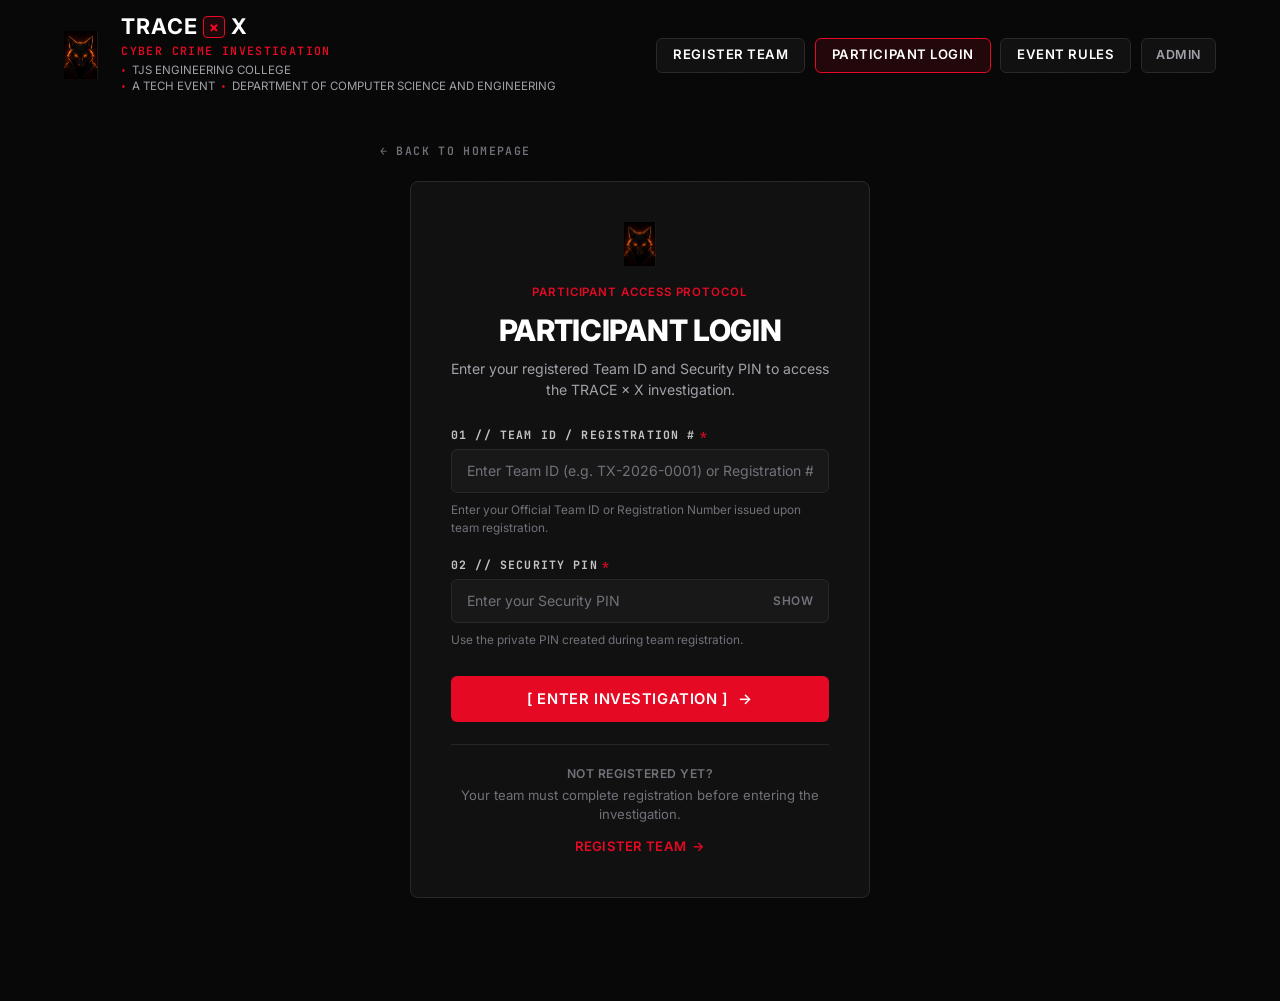
<file: login.html>
<!DOCTYPE html>
<html lang="en">
<head>
  <meta charset="UTF-8">
  <meta name="viewport" content="width=device-width, initial-scale=1.0">
  <meta name="description" content="TRACE × X — Participant Login. Enter your registered Team ID and Security PIN to access the Cyber Crime Investigation challenge at TJS Engineering College.">
  <meta name="theme-color" content="#040405">
  <title>PARTICIPANT LOGIN — TRACE × X | TJS Engineering College</title>

  <!-- Google Fonts: Inter, Montserrat, JetBrains Mono -->
  <link rel="preconnect" href="https://fonts.googleapis.com">
  <link rel="preconnect" href="https://fonts.gstatic.com" crossorigin>
  <link href="https://fonts.googleapis.com/css2?family=Inter:wght@400;500;600&family=JetBrains+Mono:wght@400;500;700&family=Montserrat:wght@700;800;900&display=swap" rel="stylesheet">

  <!-- Core Stylesheet -->
  <link rel="stylesheet" href="assets/css/style.css">
</head>
<body>

  <!-- =========================================================================
       ATMOSPHERIC FORENSIC BACKGROUND
       ========================================================================= -->
  <div class="bg-ambient-layer" aria-hidden="true">
    <div class="ambient-glow-core"></div>
    <div class="ambient-glow-top"></div>
    <div class="forensic-grid"></div>
    <div class="forensic-crosshair crosshair-tl">+ 00.12° N // FORENSIC CORE</div>
    <div class="forensic-crosshair crosshair-br">SYS.LEVEL // TRACE × X</div>
  </div>

  <!-- =========================================================================
       PAGE CONTENT WRAPPER
       ========================================================================= -->
  <div class="page-container">

    <!-- ---------------------------------------------------------------------
         HEADER — TOP SECTION (CONSISTENT WITH HOMEPAGE & REGISTRATION)
         --------------------------------------------------------------------- -->
    <header class="site-header">
      <div class="container-wide">
        <div class="header-inner">
          
          <!-- LEFT SIDE: BRANDING -->
          <a href="index.html" class="brand-group" style="text-decoration: none; color: inherit;">
            <div class="brand-logo-wrap">
              <img src="assets/images/fox-logo.png" alt="FOX Technical Event Logo" class="fox-logo-img">
            </div>

            <div class="brand-text-column">
              <div class="brand-title-row">
                <span class="brand-title-text">TRACE</span>
                <span class="brand-x-badge" aria-label="X">
                  <span class="brand-x-symbol">×</span>
                </span>
                <span class="brand-title-text">X</span>
              </div>

              <div class="brand-subtitle">CYBER CRIME INVESTIGATION</div>

              <div class="brand-college-info">
                <div class="brand-college-line">
                  <span class="brand-bullet">•</span>
                  <span>TJS ENGINEERING COLLEGE</span>
                </div>
                <div class="brand-college-line">
                  <span class="brand-bullet">•</span>
                  <span>A TECH EVENT</span>
                  <span class="brand-bullet">•</span>
                  <span>DEPARTMENT OF COMPUTER SCIENCE AND ENGINEERING</span>
                </div>
              </div>
            </div>
          </a>

          <!-- RIGHT SIDE: FOUR ACTION BUTTONS IN ONE ROW -->
          <nav class="header-actions" aria-label="Quick Access">
            <a href="register.html" class="nav-action-btn btn-register-team" id="btn-register-team">
              REGISTER TEAM
            </a>
            <a href="login.html" class="nav-action-btn btn-participant-login active" id="btn-participant-login" aria-current="page">
              PARTICIPANT LOGIN
            </a>
            <a href="rules.html" class="nav-action-btn btn-event-rules" id="btn-event-rules">
              EVENT RULES
            </a>
            <a href="admin-login.html" class="nav-action-btn btn-admin" id="btn-admin">
              ADMIN
            </a>
          </nav>

        </div>
      </div>
    </header>

    <!-- ---------------------------------------------------------------------
         MAIN CONTENT: PARTICIPANT LOGIN PANEL (CENTERED)
         --------------------------------------------------------------------- -->
    <main class="login-wrapper" id="main-content">
      <div class="container-wide" style="display: flex; flex-direction: column; align-items: center;">

        <!-- Subtle Back to Homepage Link -->
        <div style="width: 100%; max-width: 520px; text-align: left;">
          <a href="index.html" class="back-home-link">
            <span>←</span> BACK TO HOMEPAGE
          </a>
        </div>

        <!-- Login Card Panel -->
        <div class="login-card-panel">
          <!-- Small FOX Logo Header Element -->
          <img src="assets/images/fox-logo.png" alt="FOX Logo" class="login-fox-logo">

          <div class="login-protocol-tag">PARTICIPANT ACCESS PROTOCOL</div>
          <h1 class="login-title">PARTICIPANT LOGIN</h1>
          <p class="login-subtitle">
            Enter your registered Team ID and Security PIN to access the TRACE × X investigation.
          </p>

          <!-- Authentication Error Alert -->
          <div class="login-error-alert" id="login-error-alert" role="alert" aria-live="assertive">
            <div class="login-error-title">INVALID TEAM ID OR SECURITY PIN</div>
            <div class="login-error-desc">Please check your credentials and try again.</div>
          </div>

          <!-- Login Form -->
          <form id="participant-login-form" class="login-form" novalidate style="margin-top: 1rem;">

            <!-- FIELD 1: TEAM ID -->
            <div class="form-field-group" id="group-login-teamId">
              <label for="input-login-team-id" class="field-label">
                <span>01 // TEAM ID / REGISTRATION #</span>
                <span class="required-star">*</span>
              </label>
              <input 
                type="text" 
                id="input-login-team-id" 
                name="teamId" 
                class="text-input-field login-input" 
                placeholder="Enter Team ID (e.g. TX-2026-0001) or Registration #" 
                required 
                autocomplete="username"
                spellcheck="false"
              >
              <div class="field-helper-text">
                Enter your Official Team ID or Registration Number issued upon team registration.
              </div>
              <span class="field-error-msg" id="error-login-teamId">Please enter your Team ID or Registration Number.</span>
            </div>

            <!-- FIELD 2: SECURITY PIN -->
            <div class="form-field-group" id="group-login-pin">
              <label for="input-login-pin" class="field-label">
                <span>02 // SECURITY PIN</span>
                <span class="required-star">*</span>
              </label>
              <div class="pin-input-wrap">
                <input 
                  type="password" 
                  id="input-login-pin" 
                  name="securityPin" 
                  class="text-input-field login-input" 
                  placeholder="Enter your Security PIN" 
                  required 
                  autocomplete="current-password"
                >
                <button type="button" class="pin-toggle-btn" id="toggle-login-pin" aria-label="Show or hide PIN">
                  SHOW
                </button>
              </div>
              <div class="field-helper-text">
                Use the private PIN created during team registration.
              </div>
              <span class="field-error-msg" id="error-login-pin">Please enter your Security PIN.</span>
            </div>

            <!-- PRIMARY SUBMIT BUTTON -->
            <div style="margin-top: 0.5rem;">
              <button type="submit" class="btn-login-submit" id="btn-login-submit">
                <span>[ ENTER INVESTIGATION ]</span>
                <span aria-hidden="true">→</span>
              </button>
            </div>

          </form>

          <!-- Divider -->
          <div class="login-divider" aria-hidden="true"></div>

          <!-- Register Team Prompt -->
          <div class="login-register-prompt">
            <div class="prompt-title">NOT REGISTERED YET?</div>
            <p class="prompt-desc">
              Your team must complete registration before entering the investigation.
            </p>
            <a href="register.html" class="btn-link-register" id="link-register-team">
              <span>REGISTER TEAM</span>
              <span aria-hidden="true">→</span>
            </a>
          </div>

        </div>

      </div>
    </main>

    <!-- ---------------------------------------------------------------------
         POST-LOGIN FULLSCREEN ACTIVATION OVERLAY
         --------------------------------------------------------------------- -->
    <div class="fullscreen-modal-overlay" id="fullscreen-activation-modal" role="dialog" aria-modal="true" aria-labelledby="fs-modal-title">
      <div class="fullscreen-modal-box">
        <div class="fs-icon-wrap" aria-hidden="true">⛶</div>
        <div class="fs-protocol-tag">AUTHENTICATION VERIFIED // ENVIRONMENT SETUP</div>
        <h2 class="fs-title" id="fs-modal-title">FULLSCREEN ACTIVATION</h2>
        <p class="fs-description">
          Participant access granted. The TRACE × X cyber crime investigation environment operates in dedicated fullscreen mode. Please activate fullscreen to continue to the mission environment.
        </p>
        <button type="button" class="btn-fullscreen-enter" id="btn-enter-fullscreen">
          <span>[ ENTER FULLSCREEN &amp; OPEN INVESTIGATION ]</span>
          <span aria-hidden="true">→</span>
        </button>
      </div>
    </div>

    <!-- ---------------------------------------------------------------------
         MINIMAL SUBTLE FOOTER STRIP
         --------------------------------------------------------------------- -->
    <footer class="site-footer-minimal">
      <div class="container-wide">
        <div class="footer-inner-minimal">
          <div>
            TJS ENGINEERING COLLEGE • DEPARTMENT OF COMPUTER SCIENCE AND ENGINEERING
          </div>
          <div class="footer-status-pill">
            <span class="status-dot" aria-hidden="true"></span>
            <span>PARTICIPANT ACCESS // SECURE CHANNEL</span>
          </div>
        </div>
      </div>
    </footer>

  </div>

  <!-- Core Application Script -->
  <script src="assets/js/app.js"></script>
</body>
</html>
</file>
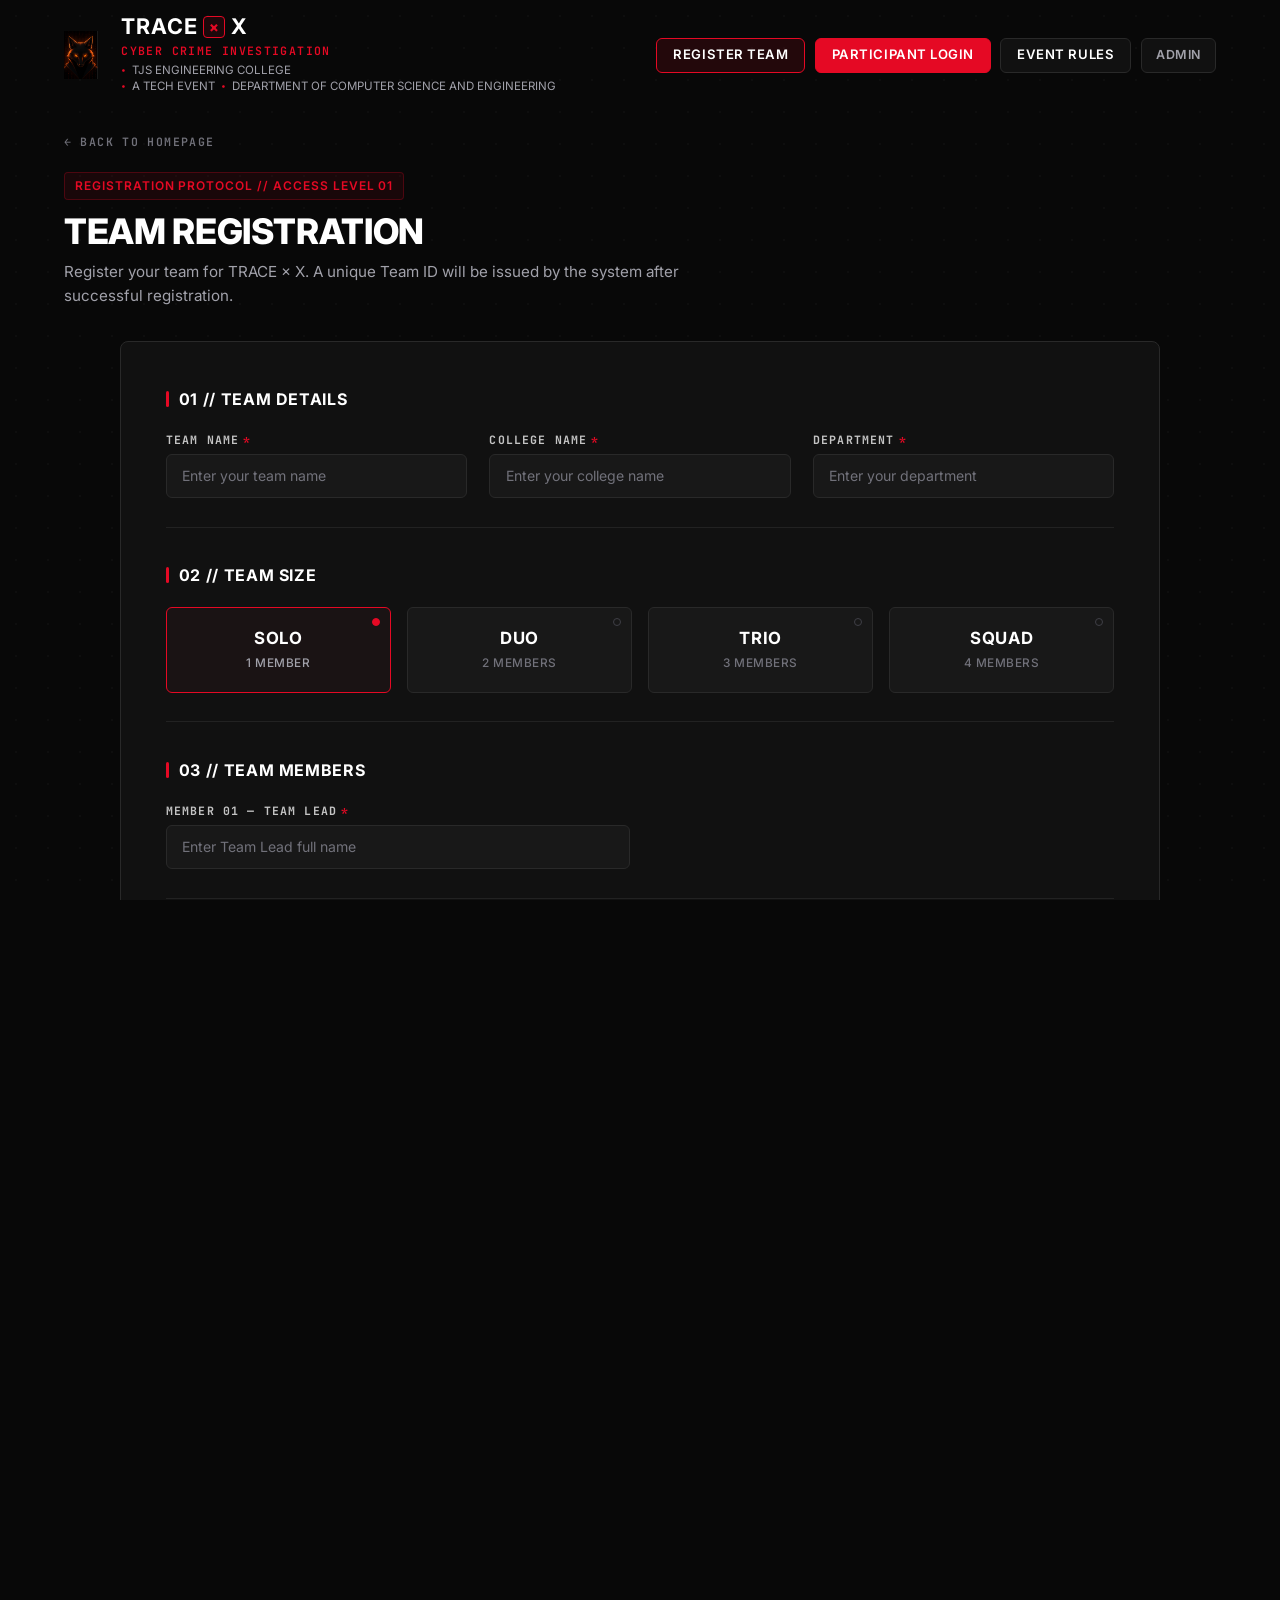
<file: register.html>
<!DOCTYPE html>
<html lang="en">
<head>
  <meta charset="UTF-8">
  <meta name="viewport" content="width=device-width, initial-scale=1.0">
  <meta name="description" content="TRACE × X — Team Registration. Register your team for the Cyber Crime Investigation challenge at TJS Engineering College.">
  <meta name="theme-color" content="#040405">
  <title>TEAM REGISTRATION — TRACE × X | TJS Engineering College</title>

  <!-- Google Fonts: Inter, Montserrat, JetBrains Mono -->
  <link rel="preconnect" href="https://fonts.googleapis.com">
  <link rel="preconnect" href="https://fonts.gstatic.com" crossorigin>
  <link href="https://fonts.googleapis.com/css2?family=Inter:wght@400;500;600&family=JetBrains+Mono:wght@400;500;700&family=Montserrat:wght@700;800;900&display=swap" rel="stylesheet">

  <!-- Core Stylesheet -->
  <link rel="stylesheet" href="assets/css/style.css">
</head>
<body>

  <!-- =========================================================================
       ATMOSPHERIC FORENSIC BACKGROUND
       ========================================================================= -->
  <div class="bg-ambient-layer" aria-hidden="true">
    <div class="ambient-glow-core"></div>
    <div class="ambient-glow-top"></div>
    <div class="forensic-grid"></div>
    <div class="forensic-crosshair crosshair-tl">+ 00.12° N // FORENSIC CORE</div>
    <div class="forensic-crosshair crosshair-br">SYS.LEVEL // TRACE × X</div>
  </div>

  <!-- =========================================================================
       PAGE CONTENT WRAPPER
       ========================================================================= -->
  <div class="page-container">

    <!-- ---------------------------------------------------------------------
         HEADER — TOP SECTION (CONSISTENT WITH HOMEPAGE)
         --------------------------------------------------------------------- -->
    <header class="site-header">
      <div class="container-wide">
        <div class="header-inner">
          
          <!-- LEFT SIDE: BRANDING -->
          <a href="index.html" class="brand-group" style="text-decoration: none; color: inherit;">
            <div class="brand-logo-wrap">
              <img src="assets/images/fox-logo.png" alt="FOX Technical Event Logo" class="fox-logo-img">
            </div>

            <div class="brand-text-column">
              <div class="brand-title-row">
                <span class="brand-title-text">TRACE</span>
                <span class="brand-x-badge" aria-label="X">
                  <span class="brand-x-symbol">×</span>
                </span>
                <span class="brand-title-text">X</span>
              </div>

              <div class="brand-subtitle">CYBER CRIME INVESTIGATION</div>

              <div class="brand-college-info">
                <div class="brand-college-line">
                  <span class="brand-bullet">•</span>
                  <span>TJS ENGINEERING COLLEGE</span>
                </div>
                <div class="brand-college-line">
                  <span class="brand-bullet">•</span>
                  <span>A TECH EVENT</span>
                  <span class="brand-bullet">•</span>
                  <span>DEPARTMENT OF COMPUTER SCIENCE AND ENGINEERING</span>
                </div>
              </div>
            </div>
          </a>

          <!-- RIGHT SIDE: FOUR ACTION BUTTONS IN ONE ROW -->
          <nav class="header-actions" aria-label="Quick Access">
            <a href="register.html" class="nav-action-btn btn-register-team active" id="btn-register-team" aria-current="page">
              REGISTER TEAM
            </a>
            <a href="login.html" class="nav-action-btn btn-participant-login" id="btn-participant-login">
              PARTICIPANT LOGIN
            </a>
            <a href="rules.html" class="nav-action-btn btn-event-rules" id="btn-event-rules">
              EVENT RULES
            </a>
            <a href="admin-login.html" class="nav-action-btn btn-admin" id="btn-admin">
              ADMIN
            </a>
          </nav>

        </div>
      </div>
    </header>

    <!-- ---------------------------------------------------------------------
         MAIN CONTENT: TEAM REGISTRATION TERMINAL
         --------------------------------------------------------------------- -->
    <main class="registration-wrapper" id="main-content">
      <div class="container-wide">

        <!-- Subtle Back to Homepage Link -->
        <div>
          <a href="index.html" class="back-home-link">
            <span>←</span> BACK TO HOMEPAGE
          </a>
        </div>

        <!-- Section Introduction -->
        <div class="registration-intro-block">
          <div class="protocol-tag">REGISTRATION PROTOCOL // ACCESS LEVEL 01</div>
          <h1 class="registration-title">TEAM REGISTRATION</h1>
          <p class="registration-desc">
            Register your team for TRACE × X. A unique Team ID will be issued by the system after successful registration.
          </p>
        </div>

        <!-- REGISTRATION FORM PANEL -->
        <div class="registration-form-panel" id="registration-form-container">
          <form id="team-registration-form" novalidate>

            <!-- SECTION 01: TEAM DETAILS -->
            <section class="reg-section" aria-labelledby="section-01-title">
              <h2 class="reg-section-title" id="section-01-title">01 // TEAM DETAILS</h2>
              
              <div class="form-grid-3">
                <!-- Field 1: Team Name -->
                <div class="form-field-group" id="group-teamName">
                  <label for="input-team-name" class="field-label">
                    <span>TEAM NAME</span>
                    <span class="required-star">*</span>
                  </label>
                  <input 
                    type="text" 
                    id="input-team-name" 
                    name="teamName" 
                    class="text-input-field" 
                    placeholder="Enter your team name" 
                    required 
                    autocomplete="off"
                  >
                  <span class="field-error-msg" id="error-teamName">Please enter a valid team name.</span>
                </div>

                <!-- Field 2: College Name -->
                <div class="form-field-group" id="group-collegeName">
                  <label for="input-college-name" class="field-label">
                    <span>COLLEGE NAME</span>
                    <span class="required-star">*</span>
                  </label>
                  <input 
                    type="text" 
                    id="input-college-name" 
                    name="collegeName" 
                    class="text-input-field" 
                    placeholder="Enter your college name" 
                    required 
                    autocomplete="organization"
                  >
                  <span class="field-error-msg" id="error-collegeName">Please enter your college name.</span>
                </div>

                <!-- Field 3: Department -->
                <div class="form-field-group" id="group-department">
                  <label for="input-department" class="field-label">
                    <span>DEPARTMENT</span>
                    <span class="required-star">*</span>
                  </label>
                  <input 
                    type="text" 
                    id="input-department" 
                    name="department" 
                    class="text-input-field" 
                    placeholder="Enter your department" 
                    required 
                    autocomplete="off"
                  >
                  <span class="field-error-msg" id="error-department">Please enter your department.</span>
                </div>
              </div>
            </section>

            <!-- SECTION 02: TEAM SIZE -->
            <section class="reg-section" aria-labelledby="section-02-title">
              <h2 class="reg-section-title" id="section-02-title">02 // TEAM SIZE</h2>

              <div class="team-size-selector" role="radiogroup" aria-label="Select Team Size" id="team-size-group">
                <!-- Option 1: SOLO -->
                <div 
                  class="size-card-option selected" 
                  role="radio" 
                  tabindex="0" 
                  aria-checked="true" 
                  data-size="1"
                  id="size-opt-1"
                >
                  <div class="size-indicator-badge"></div>
                  <div class="size-title">SOLO</div>
                  <div class="size-desc">1 MEMBER</div>
                </div>

                <!-- Option 2: DUO -->
                <div 
                  class="size-card-option" 
                  role="radio" 
                  tabindex="0" 
                  aria-checked="false" 
                  data-size="2"
                  id="size-opt-2"
                >
                  <div class="size-indicator-badge"></div>
                  <div class="size-title">DUO</div>
                  <div class="size-desc">2 MEMBERS</div>
                </div>

                <!-- Option 3: TRIO -->
                <div 
                  class="size-card-option" 
                  role="radio" 
                  tabindex="0" 
                  aria-checked="false" 
                  data-size="3"
                  id="size-opt-3"
                >
                  <div class="size-indicator-badge"></div>
                  <div class="size-title">TRIO</div>
                  <div class="size-desc">3 MEMBERS</div>
                </div>

                <!-- Option 4: SQUAD -->
                <div 
                  class="size-card-option" 
                  role="radio" 
                  tabindex="0" 
                  aria-checked="false" 
                  data-size="4"
                  id="size-opt-4"
                >
                  <div class="size-indicator-badge"></div>
                  <div class="size-title">SQUAD</div>
                  <div class="size-desc">4 MEMBERS</div>
                </div>
              </div>
              <span class="field-error-msg" id="error-teamSize" style="margin-top: 8px;">Please select a team size.</span>
            </section>

            <!-- SECTION 03: TEAM MEMBERS (DYNAMICALLY GENERATED) -->
            <section class="reg-section" aria-labelledby="section-03-title">
              <h2 class="reg-section-title" id="section-03-title">03 // TEAM MEMBERS</h2>

              <div class="members-grid-container" id="members-container">
                <!-- Injected via JavaScript based on selected team size -->
              </div>
            </section>

            <!-- SECTION 04: SECURITY PIN -->
            <section class="reg-section" aria-labelledby="section-04-title">
              <h2 class="reg-section-title" id="section-04-title">04 // SECURITY PIN</h2>

              <div class="pin-info-panel">
                <div class="pin-info-title">CREATE YOUR TEAM SECURITY PIN</div>
                <div class="pin-info-text">
                  Create a private PIN that your team will use for Participant Login.
                </div>
              </div>

              <div class="form-grid-2">
                <!-- Field 1: Security PIN -->
                <div class="form-field-group" id="group-securityPin">
                  <label for="input-security-pin" class="field-label">
                    <span>SECURITY PIN</span>
                    <span class="required-star">*</span>
                  </label>
                  <div class="pin-input-wrap">
                    <input 
                      type="password" 
                      id="input-security-pin" 
                      name="securityPin" 
                      class="text-input-field" 
                      placeholder="Create your PIN" 
                      required 
                      autocomplete="new-password"
                    >
                    <button type="button" class="pin-toggle-btn" id="toggle-pin-1" aria-label="Show or hide PIN">
                      SHOW
                    </button>
                  </div>
                  <span class="field-error-msg" id="error-securityPin">Please create a security PIN (at least 4 characters).</span>
                </div>

                <!-- Field 2: Confirm Security PIN -->
                <div class="form-field-group" id="group-confirmPin">
                  <label for="input-confirm-pin" class="field-label">
                    <span>CONFIRM SECURITY PIN</span>
                    <span class="required-star">*</span>
                  </label>
                  <div class="pin-input-wrap">
                    <input 
                      type="password" 
                      id="input-confirm-pin" 
                      name="confirmPin" 
                      class="text-input-field" 
                      placeholder="Confirm your PIN" 
                      required 
                      autocomplete="new-password"
                    >
                    <button type="button" class="pin-toggle-btn" id="toggle-pin-2" aria-label="Show or hide confirm PIN">
                      SHOW
                    </button>
                  </div>
                  <span class="field-error-msg" id="error-confirmPin">Security PINs do not match.</span>
                </div>
              </div>
            </section>

            <!-- SECTION 05: INVESTIGATION INTEGRITY AGREEMENT -->
            <section class="reg-section" aria-labelledby="section-05-title">
              <h2 class="reg-section-title" id="section-05-title">05 // INVESTIGATION INTEGRITY &amp; EVENT AGREEMENT</h2>

              <div class="agreement-panel" id="group-agreement">
                <div class="agreement-header">
                  <span style="color: var(--color-crimson-bright);">⚡</span>
                  <span>INVESTIGATION INTEGRITY &amp; EVENT AGREEMENT</span>
                </div>
                <p class="agreement-text">
                  We confirm that our team will follow the event rules, use only authorized resources, and remain within the investigation environment throughout the challenge. We understand that violations may result in disqualification.
                </p>

                <label class="agreement-checkbox-label" for="input-agreement">
                  <input type="checkbox" id="input-agreement" name="agreement" class="agreement-checkbox-input" required>
                  <span>I ACCEPT THE INVESTIGATION RULES AND ETHICAL CHALLENGE DIRECTIVES</span>
                </label>

                <span class="field-error-msg" id="error-agreement" style="margin-top: 10px;">
                  You must accept the investigation integrity agreement to proceed with registration.
                </span>
              </div>
            </section>

            <!-- SECTION 06: VERIFICATION -->
            <section class="reg-section" aria-labelledby="section-06-title">
              <h2 class="reg-section-title" id="section-06-title">06 // VERIFICATION</h2>

              <div class="verification-placeholder-box">
                <div class="verification-heading">SECURITY CLEARANCE // VERIFICATION MODULE</div>
                <div class="verification-sub">Verification setup will be added later.</div>
              </div>
            </section>

            <!-- SUBMIT BUTTON -->
            <div class="reg-submit-wrap">
              <button type="submit" class="btn-submit-registration" id="btn-submit-reg">
                <span>[ REGISTER TEAM ]</span>
                <span aria-hidden="true">→</span>
              </button>
              <div class="form-global-error" id="form-global-error">
                Please complete all required fields correctly before registering.
              </div>
            </div>

          </form>
        </div>

        <!-- ===================================================================
             REGISTRATION SUCCESS SCREEN (DEDICATED POST-REGISTRATION VIEW)
             =================================================================== -->
        <div class="registration-success-panel" id="registration-success-container" aria-live="polite">
          <div class="success-badge">REGISTRATION CONFIRMED</div>
          <h2 class="success-title">TEAM REGISTERED SUCCESSFULLY</h2>
          <p class="success-subtitle">
            Your team is registered for the TRACE × X investigation.
          </p>

          <!-- Credential Card -->
          <div class="credential-dossier-card">
            <div class="credential-row">
              <span class="credential-label">REGISTRATION #</span>
              <span style="font-family: var(--font-mono); font-weight: 700; color: #00F0FF;" id="display-reg-num">—</span>
            </div>
            <div class="credential-row">
              <span class="credential-label">OFFICIAL TEAM ID</span>
              <span class="credential-value-display" id="display-team-id">TX-2026-XXXX</span>
            </div>
            <div class="credential-row">
              <span class="credential-label">SECURITY PIN</span>
              <span class="credential-pin-masked">[ HIDDEN ]</span>
            </div>
            <div class="credential-row">
              <span class="credential-label">REGISTERED TEAM NAME</span>
              <span style="font-family: var(--font-heading); font-weight: 700; color: #FFFFFF;" id="display-team-name">—</span>
            </div>
          </div>

          <!-- Warning Box -->
          <div class="credentials-warning-box">
            <div class="warning-box-title">⚠ SAVE YOUR CREDENTIALS</div>
            <p class="warning-box-text">
              Your Team ID and Security PIN will be required for Participant Login. Please copy or note your Team ID immediately.
            </p>
          </div>

          <!-- Actions -->
          <div class="success-action-group">
            <button type="button" class="btn-copy-id" id="btn-copy-team-id">
              [ COPY TEAM ID ]
            </button>
            <a href="login.html" class="btn-continue-login" id="btn-continue-login">
              <span>[ CONTINUE TO PARTICIPANT LOGIN ]</span>
              <span aria-hidden="true">→</span>
            </a>
          </div>

          <div class="integration-notice">
            [ READY FOR BACKEND INTEGRATION // DEMO CREDENTIAL RECORDED LOCALLY ]
          </div>
        </div>

      </div>
    </main>

    <!-- ---------------------------------------------------------------------
         MINIMAL SUBTLE FOOTER STRIP
         --------------------------------------------------------------------- -->
    <footer class="site-footer-minimal">
      <div class="container-wide">
        <div class="footer-inner-minimal">
          <div>
            TJS ENGINEERING COLLEGE • DEPARTMENT OF COMPUTER SCIENCE AND ENGINEERING
          </div>
          <div class="footer-status-pill">
            <span class="status-dot" aria-hidden="true"></span>
            <span>REGISTRATION PROTOCOL // ACCESS: ACTIVE</span>
          </div>
        </div>
      </div>
    </footer>

  </div>

  <!-- Core Application Script -->
  <script src="assets/js/app.js"></script>
</body>
</html>
</file>
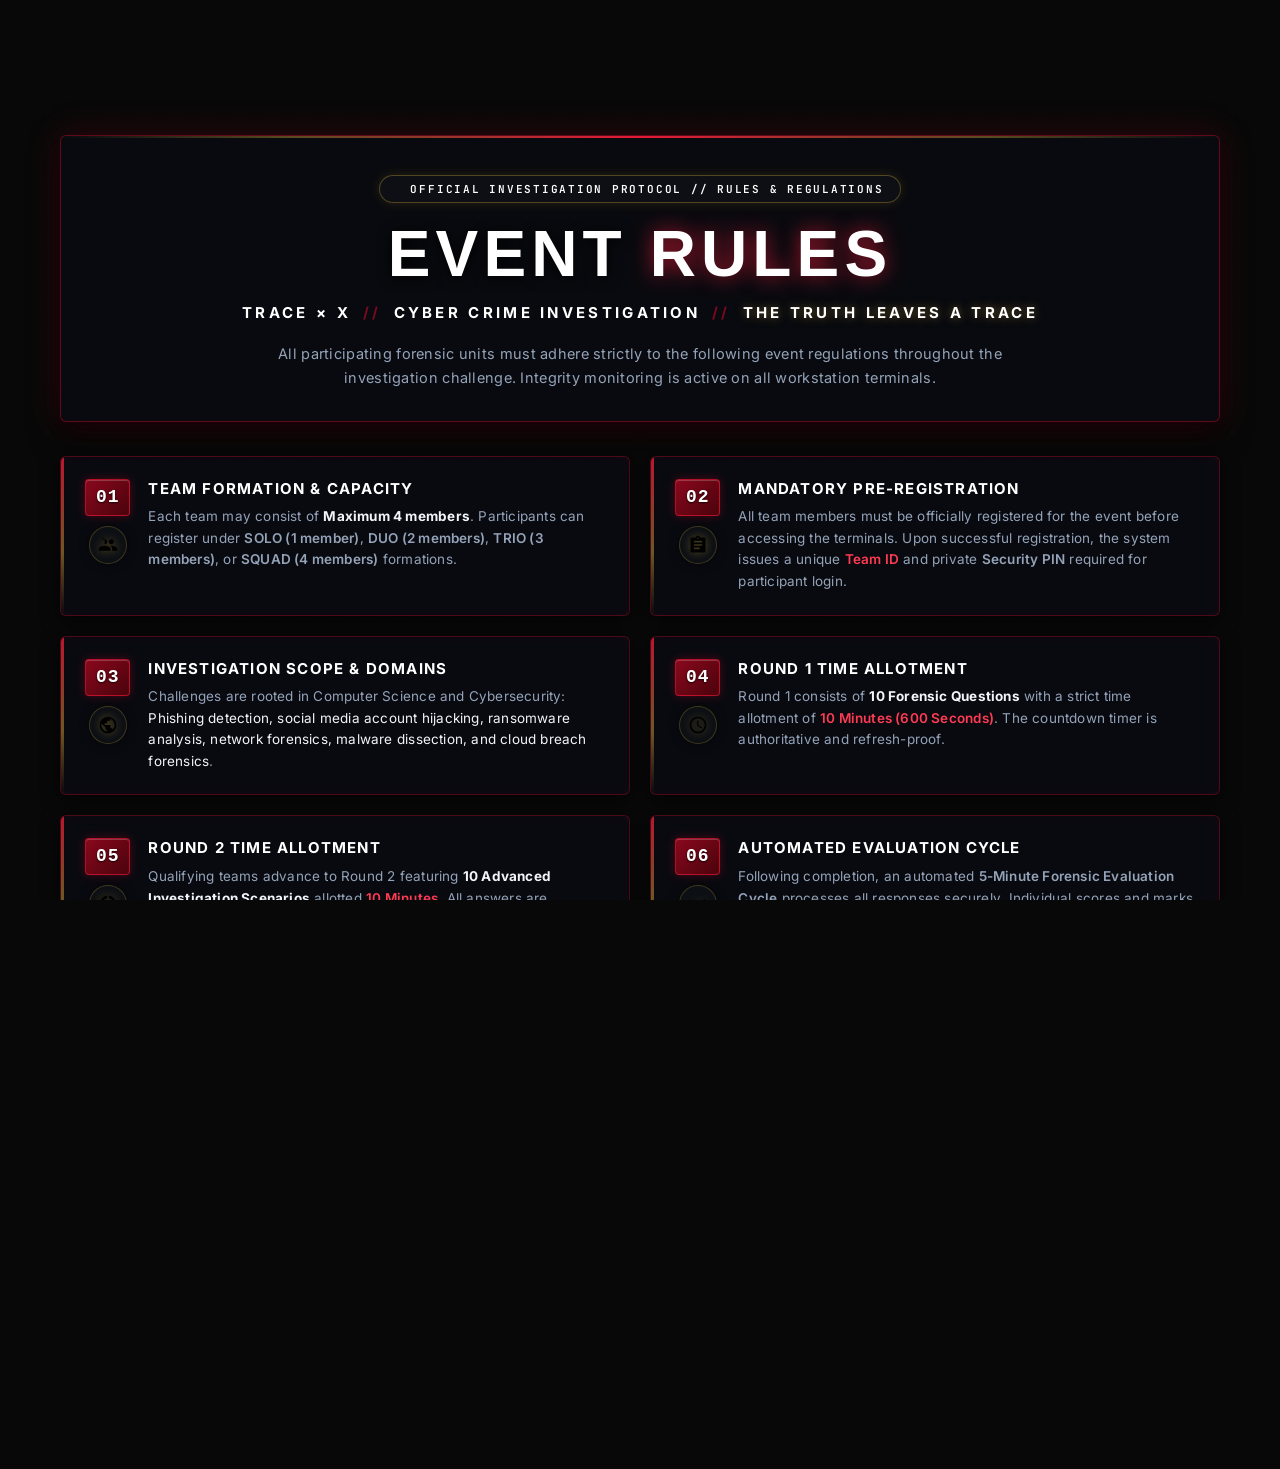
<file: rules.html>
<!DOCTYPE html>
<html lang="en">
<head>
  <meta charset="UTF-8">
  <meta name="viewport" content="width=device-width, initial-scale=1.0">
  <title>Event Rules — TRACE × X Cyber Crime Investigation</title>
  
  <!-- Google Fonts: Inter, Montserrat, JetBrains Mono -->
  <link rel="preconnect" href="https://fonts.googleapis.com">
  <link rel="preconnect" href="https://fonts.gstatic.com" crossorigin>
  <link href="https://fonts.googleapis.com/css2?family=Inter:wght@400;500;600&family=JetBrains+Mono:wght@400;500;700&family=Montserrat:wght@700;800;900&display=swap" rel="stylesheet">
  
  <!-- Core TRACE × X Stylesheet + Dedicated Rules Stylesheet -->
  <link rel="stylesheet" href="assets/css/style.css">
  <link rel="stylesheet" href="rules.css">
</head>
<body>
  <!-- Ambient Atmospheric Wrapper -->
  <div class="cyber-viewport">
    
    <!-- Atmospheric Forensic Background -->
    <div class="bg-ambient-layer" aria-hidden="true">
      <div class="ambient-glow-core"></div>
      <div class="ambient-glow-top"></div>
      <div class="forensic-grid"></div>
    </div>

    <!-- SITE HEADER (CONSISTENT SHARED BRANDING) -->
    <header class="site-header">
      <div class="container-wide">
        <div class="header-inner">
          
          <!-- LEFT SIDE: BRANDING -->
          <a href="index.html" class="brand-group" style="text-decoration: none; color: inherit;">
            <div class="brand-logo-wrap">
              <img src="assets/images/fox-logo.png" alt="FOX Technical Event Logo" class="fox-logo-img">
            </div>

            <div class="brand-text-column">
              <div class="brand-title-row">
                <span class="brand-title-text">TRACE</span>
                <span class="brand-x-badge" aria-label="X">
                  <span class="brand-x-symbol">×</span>
                </span>
                <span class="brand-title-text">X</span>
              </div>

              <div class="brand-subtitle">CYBER CRIME INVESTIGATION</div>

              <div class="brand-college-info">
                <div class="brand-college-line">
                  <span class="brand-bullet">•</span>
                  <span>TJS ENGINEERING COLLEGE</span>
                </div>
                <div class="brand-college-line">
                  <span class="brand-bullet">•</span>
                  <span>A TECH EVENT</span>
                  <span class="brand-bullet">•</span>
                  <span>DEPARTMENT OF COMPUTER SCIENCE AND ENGINEERING</span>
                </div>
              </div>
            </div>
          </a>

          <!-- RIGHT SIDE: FOUR ACTION BUTTONS IN ONE ROW -->
          <nav class="header-actions" aria-label="Quick Access">
            <a href="register.html" class="nav-action-btn btn-register-team" id="btn-register-team">
              REGISTER TEAM
            </a>
            <a href="login.html" class="nav-action-btn btn-participant-login" id="btn-participant-login">
              PARTICIPANT LOGIN
            </a>
            <a href="rules.html" class="nav-action-btn btn-event-rules active" id="btn-event-rules" aria-current="page">
              EVENT RULES
            </a>
            <a href="admin-login.html" class="nav-action-btn btn-admin" id="btn-admin">
              ADMIN
            </a>
          </nav>

        </div>
      </div>
    </header>

    <!-- MAIN RULES CONTAINER -->
    <main class="rules-main-container">
      
      <!-- Poster-Inspired Hero Banner -->
      <div class="rules-hero-card">
        <div class="card-hud-corner tl"></div>
        <div class="card-hud-corner br"></div>

        <div class="rules-protocol-pill">
          <span class="pill-dot"></span>
          <span>OFFICIAL INVESTIGATION PROTOCOL // RULES &amp; REGULATIONS</span>
        </div>

        <h1 class="rules-main-heading">
          EVENT <span class="highlight-crimson">RULES</span>
        </h1>

        <div class="rules-subtitle-banner">
          <span class="sub-lead">TRACE × X</span>
          <span class="sub-sep">//</span>
          <span class="sub-mid">CYBER CRIME INVESTIGATION</span>
          <span class="sub-sep">//</span>
          <span class="sub-gold">THE TRUTH LEAVES A TRACE</span>
        </div>

        <p class="rules-intro-paragraph">
          All participating forensic units must adhere strictly to the following event regulations throughout the investigation challenge.
          Integrity monitoring is active on all workstation terminals.
        </p>
      </div>

      <!-- 10 NUMBERED RULE CARDS (2-Column Grid Inspired by Poster) -->
      <div class="rules-grid" role="list" aria-label="Official Event Rules">

        <!-- RULE 01 -->
        <article class="rule-card" role="listitem">
          <div class="rule-card-accent"></div>
          <div class="rule-badge-col">
            <span class="rule-number">01</span>
            <div class="rule-icon-box" aria-hidden="true">
              <svg viewBox="0 0 24 24" class="rule-svg-icon"><path d="M16 11c1.66 0 2.99-1.34 2.99-3S17.66 5 16 5c-1.66 0-3 1.34-3 3s1.34 3 3 3zm-8 0c1.66 0 2.99-1.34 2.99-3S9.66 5 8 5C6.34 5 5 6.34 5 3s1.34 3 3 3zm0 2c-2.33 0-7 1.17-7 3.5V19h14v-2.5c0-2.33-4.67-3.5-7-3.5zm8 0c-.29 0-.62.02-.97.05 1.16.84 1.97 1.97 1.97 3.45V19h6v-2.5c0-2.33-4.67-3.5-7-3.5z"/></svg>
            </div>
          </div>
          <div class="rule-content-col">
            <h2 class="rule-title">TEAM FORMATION &amp; CAPACITY</h2>
            <p class="rule-body">
              Each team may consist of <strong class="text-white">Maximum 4 members</strong>.
              Participants can register under <span class="text-gold">SOLO (1 member)</span>, <span class="text-gold">DUO (2 members)</span>, <span class="text-gold">TRIO (3 members)</span>, or <span class="text-gold">SQUAD (4 members)</span> formations.
            </p>
          </div>
        </article>

        <!-- RULE 02 -->
        <article class="rule-card" role="listitem">
          <div class="rule-card-accent"></div>
          <div class="rule-badge-col">
            <span class="rule-number">02</span>
            <div class="rule-icon-box" aria-hidden="true">
              <svg viewBox="0 0 24 24" class="rule-svg-icon"><path d="M19 3h-4.18C14.4 1.84 13.3 1 12 1c-1.3 0-2.4.84-2.82 2H5c-1.1 0-2 .9-2 2v14c0 1.1.9 2 2 2h14c1.1 0 2-.9 2-2V5c0-1.1-.9-2-2-2zm-7 0c.55 0 1 .45 1 1s-.45 1-1 1-1-.45-1-1 .45-1 1-1zm2 14H7v-2h7v2zm3-4H7v-2h10v2zm0-4H7V7h10v2z"/></svg>
            </div>
          </div>
          <div class="rule-content-col">
            <h2 class="rule-title">MANDATORY PRE-REGISTRATION</h2>
            <p class="rule-body">
              All team members must be officially registered for the event before accessing the terminals.
              Upon successful registration, the system issues a unique <span class="text-crimson">Team ID</span> and private <span class="text-gold">Security PIN</span> required for participant login.
            </p>
          </div>
        </article>

        <!-- RULE 03 -->
        <article class="rule-card" role="listitem">
          <div class="rule-card-accent"></div>
          <div class="rule-badge-col">
            <span class="rule-number">03</span>
            <div class="rule-icon-box" aria-hidden="true">
              <svg viewBox="0 0 24 24" class="rule-svg-icon"><path d="M12 2C6.48 2 2 6.48 2 12s4.48 10 10 10 10-4.48 10-10S17.52 2 12 2zm-1 17.93c-3.95-.49-7-3.85-7-7.93 0-.62.08-1.21.21-1.79L9 15v1c0 1.1.9 2 2 2v1.93zm6.9-2.54c-.26-.81-1-1.39-1.9-1.39h-1v-3c0-.55-.45-1-1-1H8v-2h2c.55 0 1-.45 1-1V7h2c1.1 0 2-.9 2-2v-.41c2.93 1.19 5 4.06 5 7.41 0 2.08-.8 3.97-2.1 5.39z"/></svg>
            </div>
          </div>
          <div class="rule-content-col">
            <h2 class="rule-title">INVESTIGATION SCOPE &amp; DOMAINS</h2>
            <p class="rule-body">
              Challenges are rooted in Computer Science and Cybersecurity: <span class="text-white">Phishing detection, social media account hijacking, ransomware analysis, network forensics, malware dissection, and cloud breach forensics</span>.
            </p>
          </div>
        </article>

        <!-- RULE 04 -->
        <article class="rule-card" role="listitem">
          <div class="rule-card-accent"></div>
          <div class="rule-badge-col">
            <span class="rule-number">04</span>
            <div class="rule-icon-box" aria-hidden="true">
              <svg viewBox="0 0 24 24" class="rule-svg-icon"><path d="M11.99 2C6.47 2 2 6.48 2 12s4.47 10 9.99 10C17.52 22 22 17.52 22 12S17.52 2 11.99 2zM12 20c-4.42 0-8-3.58-8-8s3.58-8 8-8 8 3.58 8 8-3.58 8-8 8zm.5-13H11v6l5.25 3.15.75-1.23-4.5-2.67z"/></svg>
            </div>
          </div>
          <div class="rule-content-col">
            <h2 class="rule-title">ROUND 1 TIME ALLOTMENT</h2>
            <p class="rule-body">
              Round 1 consists of <strong class="text-white">10 Forensic Questions</strong> with a strict time allotment of <strong class="text-crimson">10 Minutes (600 Seconds)</strong>.
              The countdown timer is authoritative and refresh-proof.
            </p>
          </div>
        </article>

        <!-- RULE 05 -->
        <article class="rule-card" role="listitem">
          <div class="rule-card-accent"></div>
          <div class="rule-badge-col">
            <span class="rule-number">05</span>
            <div class="rule-icon-box" aria-hidden="true">
              <svg viewBox="0 0 24 24" class="rule-svg-icon"><path d="M13 2.05v3.03c3.39.49 6 3.39 6 6.92 0 .9-.18 1.75-.48 2.54l2.6 1.53c.56-1.24.88-2.62.88-4.07 0-5.18-3.95-9.45-9-9.95zM12 19c-3.87 0-7-3.13-7-7 0-3.53 2.61-6.43 6-6.92V2.05c-5.05.5-9 4.77-9 9.95 0 5.52 4.47 10 9.99 10 3.31 0 6.24-1.61 8.04-4.09l-2.45-1.44C16.14 17.8 14.22 19 12 19z"/></svg>
            </div>
          </div>
          <div class="rule-content-col">
            <h2 class="rule-title">ROUND 2 TIME ALLOTMENT</h2>
            <p class="rule-body">
              Qualifying teams advance to Round 2 featuring <strong class="text-white">10 Advanced Investigation Scenarios</strong> allotted <strong class="text-crimson">10 Minutes</strong>.
              All answers are automatically preserved and synchronized.
            </p>
          </div>
        </article>

        <!-- RULE 06 -->
        <article class="rule-card" role="listitem">
          <div class="rule-card-accent"></div>
          <div class="rule-badge-col">
            <span class="rule-number">06</span>
            <div class="rule-icon-box" aria-hidden="true">
              <svg viewBox="0 0 24 24" class="rule-svg-icon"><path d="M9 16.17L4.83 12l-1.42 1.41L9 19 21 7l-1.41-1.41z"/></svg>
            </div>
          </div>
          <div class="rule-content-col">
            <h2 class="rule-title">AUTOMATED EVALUATION CYCLE</h2>
            <p class="rule-body">
              Following completion, an automated <strong class="text-gold">5-Minute Forensic Evaluation Cycle</strong> processes all responses securely.
              Individual scores and marks remain strictly confidential to ensure unbiased adjudication.
            </p>
          </div>
        </article>

        <!-- RULE 07 -->
        <article class="rule-card" role="listitem">
          <div class="rule-card-accent"></div>
          <div class="rule-badge-col">
            <span class="rule-number">07</span>
            <div class="rule-icon-box" aria-hidden="true">
              <svg viewBox="0 0 24 24" class="rule-svg-icon"><path d="M7 14H5v5h5v-2H7v-3zm-2-4h2V7h3V5H5v5zm12 7h-3v2h5v-5h-2v3zM14 5v2h3v3h2V5h-5z"/></svg>
            </div>
          </div>
          <div class="rule-content-col">
            <h2 class="rule-title">FULLSCREEN WORKSTATION MANDATE</h2>
            <p class="rule-body">
              Participants must enter and remain in <strong class="text-white">Browser Fullscreen Mode</strong> throughout the investigation.
              Exiting fullscreen triggers an immediate integrity alert and pauses investigation workflow.
            </p>
          </div>
        </article>

        <!-- RULE 08 -->
        <article class="rule-card" role="listitem">
          <div class="rule-card-accent"></div>
          <div class="rule-badge-col">
            <span class="rule-number">08</span>
            <div class="rule-icon-box" aria-hidden="true">
              <svg viewBox="0 0 24 24" class="rule-svg-icon"><path d="M12 1L3 5v6c0 5.55 3.84 10.74 9 12 5.16-1.26 9-6.45 9-12V5l-9-4zm-1 6h2v6h-2V7zm0 8h2v2h-2v-2z"/></svg>
            </div>
          </div>
          <div class="rule-content-col">
            <h2 class="rule-title">ANTI-CHEAT &amp; ACTIVITY MONITORING</h2>
            <p class="rule-body">
              Tab switching, minimizing the browser, window blurring, and external clipboard copying are strictly audited.
              Accumulating <strong class="text-crimson">3 Violation Strikes</strong> results in immediate terminal lockout and disqualification.
            </p>
          </div>
        </article>

        <!-- RULE 09 -->
        <article class="rule-card" role="listitem">
          <div class="rule-card-accent"></div>
          <div class="rule-badge-col">
            <span class="rule-number">09</span>
            <div class="rule-icon-box" aria-hidden="true">
              <svg viewBox="0 0 24 24" class="rule-svg-icon"><path d="M20 6h-8l-2-2H4c-1.1 0-1.99.9-1.99 2L2 18c0 1.1.9 2 2 2h16c1.1 0 2-.9 2-2V8c0-1.1-.9-2-2-2zm0 12H4V8h16v10z"/></svg>
            </div>
          </div>
          <div class="rule-content-col">
            <h2 class="rule-title">SINGLE CASE DOSSIER ASSIGNMENT</h2>
            <p class="rule-body">
              Each team must inspect and choose <strong class="text-white">one designated case file</strong> from the case briefing board.
              Once selected and opened, the assignment is locked for that team's investigation cycle.
            </p>
          </div>
        </article>

        <!-- RULE 10 -->
        <article class="rule-card" role="listitem">
          <div class="rule-card-accent"></div>
          <div class="rule-badge-col">
            <span class="rule-number">10</span>
            <div class="rule-icon-box" aria-hidden="true">
              <svg viewBox="0 0 24 24" class="rule-svg-icon"><path d="M12 1L3 5v6c0 5.55 3.84 10.74 9 12 5.16-1.26 9-6.45 9-12V5l-9-4zm-2 16l-4-4 1.41-1.41L10 14.17l6.59-6.59L18 9l-8 8z"/></svg>
            </div>
          </div>
          <div class="rule-content-col">
            <h2 class="rule-title">CERTIFICATES &amp; RECOGNITION</h2>
            <p class="rule-body">
              Official digital <strong class="text-gold">Certificate of Participation</strong> is awarded to all registered team participants.
              Top-scoring forensic investigative units will be honored with prestigious symposium merit citations.
            </p>
          </div>
        </article>

      </div>

      <!-- Action Row Below Rules -->
      <div class="rules-actions-footer">
        <a href="register.html" class="rules-action-btn btn-crimson-solid">
          <span class="btn-bracket">[</span>
          <span>REGISTER TEAM</span>
          <span class="btn-bracket">]</span>
          <span class="btn-arrow" aria-hidden="true">→</span>
        </a>
        <a href="login.html" class="rules-action-btn btn-charcoal-outline">
          <span class="btn-bracket">[</span>
          <span>PARTICIPANT LOGIN</span>
          <span class="btn-bracket">]</span>
          <span class="btn-arrow" aria-hidden="true">→</span>
        </a>
        <a href="index.html" class="rules-action-btn btn-ghost">
          <span>⌂ RETURN TO BRIEFING</span>
        </a>
      </div>

    </main>

  </div> <!-- Close cyber-viewport -->

  <script src="assets/js/app.js"></script>
</body>
</html>
</file>
<file: assets/css/style.css>
/* ==========================================================================
   TRACE × X — CYBER CRIME INVESTIGATION
   HOMEPAGE STYLESHEET & DESIGN SYSTEM (STEP 2)
   T.J.S. ENGINEERING COLLEGE | DEPARTMENT OF COMPUTER SCIENCE & ENGINEERING
   ========================================================================== */

/* --------------------------------------------------------------------------
   1. ROOT VARIABLES & PALETTE TOKENS
   -------------------------------------------------------------------------- */
:root {
  /* Minimalist Forensic Theme Palette */
  --bg-pure-black: #080808;
  --bg-primary: #080808;
  --bg-secondary: #111111;
  --bg-surface: #111111;
  --bg-surface-secondary: #181818;
  --bg-card: #111111;
  --bg-card-hover: #181818;
  --bg-btn-dark: #181818;
  --bg-btn-admin: #111111;

  /* Primary Accent: Crimson */
  --color-crimson: #E50924;
  --color-crimson-dark: #B5081C;
  --color-crimson-bright: #E50924;
  --color-crimson-glow: rgba(229, 9, 36, 0.15);
  --color-crimson-glow-strong: rgba(229, 9, 36, 0.25);

  /* Status Accents (Accessible) */
  --color-success: #10B981;
  --color-warning: #F59E0B;
  --color-error: #EF4444;
  --color-amber: #F59E0B;
  --color-amber-bright: #F59E0B;
  --color-amber-deep: #D97706;
  --color-amber-glow: rgba(245, 158, 11, 0.15);

  /* Typography Palette */
  --color-text-white: #FFFFFF;
  --color-text-primary: #FFFFFF;
  --color-text-secondary: #A1A1AA;
  --color-text-muted: #71717A;
  --color-text-faint: #52525B;

  /* Restrained Borders */
  --border-crimson: #E50924;
  --border-crimson-bright: #E50924;
  --border-amber-subtle: #F59E0B;
  --border-dark-subtle: #292929;
  --border-subtle: #292929;
  --border-hover: #3F3F46;

  /* Typography Families: Inter across all headings and body */
  --font-heading: 'Inter', -apple-system, BlinkMacSystemFont, 'Segoe UI', Roboto, sans-serif;
  --font-display: 'Inter', -apple-system, BlinkMacSystemFont, 'Segoe UI', Roboto, sans-serif;
  --font-body: 'Inter', -apple-system, BlinkMacSystemFont, 'Segoe UI', Roboto, sans-serif;
  --font-mono: 'JetBrains Mono', 'Courier New', monospace;

  /* Restrained Spacings & Transitions */
  --header-height: 72px;
  --container-max: 1360px;
  --transition-smooth: 180ms ease-out;
}

/* --------------------------------------------------------------------------
   2. GLOBAL RESET & BASE RULES
   -------------------------------------------------------------------------- */
*, *::before, *::after {
  box-sizing: border-box;
  margin: 0;
  padding: 0;
}

html, body {
  width: 100%;
  height: 100%;
  min-height: 100vh;
  background-color: var(--bg-pure-black);
  color: var(--color-text-primary);
  font-family: var(--font-body);
  line-height: 1.5;
  overflow-x: hidden;
  -webkit-font-smoothing: antialiased;
  -moz-osx-font-smoothing: grayscale;
}

body {
  display: flex;
  flex-direction: column;
  position: relative;
  background-color: var(--bg-pure-black);
}

:focus-visible {
  outline: 2px solid var(--color-crimson-bright);
  outline-offset: 3px;
}

a {
  text-decoration: none;
  color: inherit;
}

/* --------------------------------------------------------------------------
   3. SOPHISTICATED FORENSIC BACKGROUND & AMBIENT LIGHTING
   -------------------------------------------------------------------------- */
.bg-ambient-layer {
  position: fixed;
  inset: 0;
  pointer-events: none;
  z-index: 0;
  overflow: hidden;
  background-color: var(--bg-pure-black);
}

.ambient-glow-core,
.ambient-glow-top {
  display: none;
}

/* Very subtle micro-dot grid for texture */
.forensic-grid {
  position: absolute;
  inset: 0;
  background-image: radial-gradient(rgba(255, 255, 255, 0.04) 1px, transparent 1px);
  background-size: 32px 32px;
  opacity: 0.6;
}

.forensic-crosshair {
  display: none;
}

/* --------------------------------------------------------------------------
   4. LAYOUT WRAPPER
   -------------------------------------------------------------------------- */
.page-container {
  position: relative;
  z-index: 1;
  display: flex;
  flex-direction: column;
  min-height: 100vh;
  width: 100%;
}

.container-wide {
  width: 100%;
  max-width: var(--container-max);
  margin-left: auto;
  margin-right: auto;
  padding-left: clamp(1.5rem, 5vw, 4rem);
  padding-right: clamp(1.5rem, 5vw, 4rem);
}

/* --------------------------------------------------------------------------
   5. HEADER — TOP SECTION (MATCHING SCREENSHOT)
   -------------------------------------------------------------------------- */
.site-header {
  width: 100%;
  padding-top: clamp(0.85rem, 1.8vh, 1.4rem);
  padding-bottom: clamp(0.55rem, 1.2vh, 0.95rem);
}

.header-inner {
  display: flex;
  align-items: center;
  justify-content: space-between;
  gap: 1.5rem;
}

/* LEFT SIDE: BRANDING GROUP */
.brand-group {
  display: flex;
  align-items: center;
  gap: clamp(1.1rem, 1.8vw, 1.6rem);
}

.brand-logo-wrap {
  flex-shrink: 0;
  display: flex;
  align-items: center;
}

/* FOX Logo: Clean display */
.fox-logo-img {
  height: 48px;
  width: auto;
  object-fit: contain;
  display: block;
}

.brand-text-column {
  display: flex;
  flex-direction: column;
  gap: 2px;
}

/* Bold Clean TRACE × X */
.brand-title-row {
  display: flex;
  align-items: center;
  gap: 0.35em;
  line-height: 1;
}

.brand-title-text {
  font-family: var(--font-heading);
  font-size: 1.35rem;
  font-weight: 700;
  letter-spacing: 0.04em;
  color: var(--color-text-white);
  text-transform: uppercase;
}

/* Clean crimson accent on X badge */
.brand-x-badge {
  display: inline-flex;
  align-items: center;
  justify-content: center;
  width: 22px;
  height: 22px;
  background: rgba(229, 9, 36, 0.1);
  border: 1px solid var(--color-crimson);
  border-radius: 4px;
}

.brand-x-symbol {
  font-family: var(--font-heading);
  font-size: 0.9rem;
  font-weight: 800;
  color: var(--color-crimson);
  line-height: 1;
}

/* Subtitle: CYBER CRIME INVESTIGATION */
.brand-subtitle {
  font-family: var(--font-mono);
  font-size: 0.72rem;
  font-weight: 600;
  letter-spacing: 0.12em;
  color: var(--color-crimson);
  text-transform: uppercase;
  margin-top: 2px;
  margin-bottom: 2px;
}

/* College & Event Details */
.brand-college-info {
  font-family: var(--font-body);
  font-size: 0.72rem;
  font-weight: 400;
  color: var(--color-text-muted);
  display: flex;
  flex-direction: column;
  gap: 1px;
  line-height: 1.3;
}

.brand-college-line {
  display: flex;
  align-items: center;
  gap: 6px;
  color: var(--color-text-secondary);
}

.brand-bullet {
  color: var(--color-crimson);
  font-size: 0.75em;
}

/* RIGHT SIDE: FOUR ACTION BUTTONS IN ONE HORIZONTAL ROW */
.header-actions {
  display: flex;
  align-items: center;
  justify-content: flex-end;
  gap: 0.6rem;
  flex-shrink: 0;
  white-space: nowrap;
}

/* Base Nav Button */
.nav-action-btn {
  display: inline-flex;
  align-items: center;
  justify-content: center;
  font-family: var(--font-heading);
  font-weight: 600;
  text-transform: uppercase;
  letter-spacing: 0.04em;
  cursor: pointer;
  border-radius: 6px;
  transition: background-color var(--transition-smooth), border-color var(--transition-smooth), color var(--transition-smooth);
  white-space: nowrap;
  text-decoration: none;
  line-height: 1.2;
  font-size: 0.82rem;
  padding: 0.55rem 1rem;
}

/* 1. REGISTER TEAM */
.btn-register-team {
  background-color: var(--bg-surface);
  color: var(--color-text-primary);
  border: 1px solid var(--border-subtle);
}

.btn-register-team:hover {
  border-color: var(--border-hover);
  background-color: var(--bg-surface-secondary);
}

.btn-register-team.active,
.btn-register-team[aria-current="page"] {
  border-color: var(--color-crimson);
  background-color: rgba(229, 9, 36, 0.1);
  color: #FFFFFF;
}

/* 2. PARTICIPANT LOGIN */
.btn-participant-login {
  background-color: var(--color-crimson);
  color: #FFFFFF;
  border: 1px solid var(--color-crimson);
}

.btn-participant-login:hover {
  background-color: var(--color-crimson-dark);
  border-color: var(--color-crimson-dark);
}

.btn-participant-login.active,
.btn-participant-login[aria-current="page"] {
  background-color: var(--color-crimson-dark);
}

/* 3. EVENT RULES */
.btn-event-rules {
  background-color: var(--bg-surface);
  color: var(--color-text-primary);
  border: 1px solid var(--border-subtle);
}

.btn-event-rules:hover {
  border-color: var(--border-hover);
  background-color: var(--bg-surface-secondary);
}

.btn-event-rules.active,
.btn-event-rules[aria-current="page"] {
  border-color: var(--color-crimson);
  background-color: rgba(229, 9, 36, 0.1);
  color: #FFFFFF;
}

/* 4. ADMIN */
.btn-admin {
  background-color: var(--bg-surface);
  color: var(--color-text-secondary);
  border: 1px solid var(--border-subtle);
  font-size: 0.78rem;
  padding: 0.55rem 0.9rem;
}

.btn-admin:hover {
  border-color: var(--border-hover);
  color: #FFFFFF;
  background-color: var(--bg-surface-secondary);
}

.btn-admin.active,
.btn-admin[aria-current="page"] {
  border-color: var(--color-crimson);
  color: #FFFFFF;
  background-color: rgba(229, 9, 36, 0.1);
}

/* --------------------------------------------------------------------------
   6. MAIN HERO SECTION (CENTERED & BALANCED LAYOUT)
   -------------------------------------------------------------------------- */
.hero-wrapper {
  flex: 1;
  display: flex;
  align-items: center;
  justify-content: center;
  padding-top: clamp(1.25rem, 3vh, 3rem);
  padding-bottom: clamp(1.5rem, 3.5vh, 3.5rem);
  width: 100%;
}

.hero-layout-grid {
  display: flex;
  flex-direction: column;
  align-items: center;
  justify-content: center;
  width: 100%;
  margin: 0 auto;
}

.hero-content {
  display: flex;
  flex-direction: column;
  align-items: center;
  text-align: center;
  width: 100%;
  max-width: 820px;
  margin: 0 auto;
}

/* MAIN HEADING: THE CASE IS OPEN */
.hero-main-heading {
  font-family: var(--font-heading);
  font-size: clamp(2.2rem, 4.4vw, 3.8rem);
  font-weight: 800;
  letter-spacing: -0.01em;
  line-height: 1.15;
  text-transform: uppercase;
  margin-bottom: 1.1rem;
  text-align: center;
}

.heading-white {
  color: var(--color-text-white);
  text-shadow: none;
}

/* Clean Crimson red accent for OPEN without glowing filter */
.heading-open {
  display: inline-block;
  margin-left: 0.25em;
  color: var(--color-crimson);
  background: none;
  -webkit-text-fill-color: initial;
  filter: none;
}

/* SUBHEADING: TRACE THE CLUES. // UNCOVER THE TRUTH. */
.hero-subheading {
  font-family: var(--font-heading);
  font-size: clamp(0.9rem, 1.35vw, 1.12rem);
  font-weight: 600;
  letter-spacing: 0.08em;
  line-height: 1.45;
  color: var(--color-text-secondary);
  text-transform: uppercase;
  margin-bottom: 1.35rem;
  display: flex;
  align-items: center;
  justify-content: center;
  flex-wrap: wrap;
  gap: 0.45em;
  text-align: center;
}

.highlight-amber,
.highlight-crimson {
  color: var(--color-crimson);
  text-shadow: none;
}

.subheading-divider {
  color: var(--border-subtle);
  font-weight: 400;
  margin: 0 0.35em;
}

/* DESCRIPTION */
.hero-description {
  font-family: var(--font-body);
  font-size: clamp(1rem, 1.25vw, 1.125rem);
  font-weight: 400;
  line-height: 1.65;
  color: var(--color-text-secondary);
  max-width: 620px;
  margin-bottom: 2.2rem;
  margin-left: auto;
  margin-right: auto;
  text-align: center;
}

.hero-action-group {
  display: flex;
  justify-content: center;
  align-items: center;
  width: 100%;
}

/* Clean Primary Enter Investigation Button */
.btn-enter-investigation {
  display: inline-flex;
  align-items: center;
  justify-content: center;
  gap: 0.75rem;
  background-color: var(--color-crimson);
  border: 1px solid var(--color-crimson);
  color: #FFFFFF;
  font-family: var(--font-heading);
  font-size: clamp(0.9rem, 1.1vw, 1.05rem);
  font-weight: 600;
  letter-spacing: 0.05em;
  text-transform: uppercase;
  padding: 0.95rem 2.6rem;
  border-radius: 6px;
  box-shadow: none;
  cursor: pointer;
  transition: background-color var(--transition-smooth), transform var(--transition-smooth);
}

.btn-enter-investigation:hover {
  background-color: var(--color-crimson-dark);
  border-color: var(--color-crimson-dark);
  transform: translateY(-1px);
}

.btn-enter-investigation:active {
  transform: translateY(0);
}

.btn-bracket {
  color: rgba(255, 255, 255, 0.7);
  font-weight: 700;
}

.btn-arrow {
  color: #FFFFFF;
  font-weight: 700;
  transition: transform var(--transition-smooth);
}

.btn-enter-investigation:hover .btn-arrow {
  transform: translateX(4px);
}

/* --------------------------------------------------------------------------
   8. MINIMAL SUBTLE FOOTER (UNOBTRUSIVE STATUS STRIP)
   -------------------------------------------------------------------------- */
.site-footer-minimal {
  padding-top: 0.5rem;
  padding-bottom: clamp(0.6rem, 1.2vh, 1rem);
  position: relative;
  z-index: 2;
}

.footer-inner-minimal {
  display: flex;
  align-items: center;
  justify-content: space-between;
  flex-wrap: wrap;
  gap: 0.75rem;
  font-family: var(--font-mono);
  font-size: clamp(0.65rem, 0.78vw, 0.74rem);
  color: var(--color-text-faint);
  letter-spacing: 0.08em;
  border-top: 1px solid rgba(255, 255, 255, 0.05);
  padding-top: 0.85rem;
}

.footer-status-pill {
  display: inline-flex;
  align-items: center;
  gap: 6px;
  color: var(--color-text-muted);
}

.status-dot {
  width: 6px;
  height: 6px;
  border-radius: 50%;
  background-color: var(--color-crimson-bright);
  box-shadow: 0 0 8px var(--color-crimson-bright);
}

/* --------------------------------------------------------------------------
   9. RESPONSIVE DESIGN (LAB SYSTEMS, TABLETS, PHONES)
   -------------------------------------------------------------------------- */
@media (max-width: 1024px) {
  .header-inner {
    gap: 1.25rem;
  }

  .hero-content {
    max-width: 720px;
  }
}

@media (max-width: 860px) {
  .site-header {
    padding-top: 1rem;
    padding-bottom: 0.75rem;
  }

  .header-inner {
    flex-direction: column;
    align-items: center;
    gap: 1rem;
    text-align: center;
  }

  .brand-group {
    justify-content: center;
  }

  .header-actions {
    width: 100%;
    justify-content: center;
    flex-wrap: wrap;
    gap: 0.5rem;
  }

  .hero-wrapper {
    padding-top: 1.5rem;
    padding-bottom: 2rem;
  }

  .hero-subheading {
    justify-content: center;
    flex-wrap: wrap;
    gap: 0.35em;
  }

  .subheading-divider {
    display: inline-block;
  }
}

@media (max-width: 540px) {
  .container-wide {
    padding-left: 1.1rem;
    padding-right: 1.1rem;
  }

  .brand-group {
    gap: 0.85rem;
  }

  .fox-logo-img {
    height: 52px;
  }

  .header-actions {
    display: grid;
    grid-template-columns: 1fr 1fr;
    gap: 0.5rem;
    width: 100%;
  }

  .nav-action-btn {
    text-align: center;
    padding: 0.6rem 0.8rem;
    font-size: 0.72rem;
  }

  .hero-main-heading {
    font-size: 2.15rem;
  }

  .hero-description {
    font-size: 0.95rem;
    margin-bottom: 1.8rem;
  }

  .btn-enter-investigation {
    width: 100%;
    max-width: 340px;
    padding: 0.95rem 1.25rem;
    font-size: 0.9rem;
  }

  .footer-inner-minimal {
    flex-direction: column;
    align-items: flex-start;
    gap: 0.4rem;
  }
}

/* --------------------------------------------------------------------------
   10. REDUCED MOTION PREFERENCE
   -------------------------------------------------------------------------- */
@media (prefers-reduced-motion: reduce) {
  *, *::before, *::after {
    animation-duration: 0.001ms !important;
    animation-iteration-count: 1 !important;
    transition-duration: 0.001ms !important;
  }

  .ambient-glow-core {
    animation: none !important;
  }

  .btn-enter-investigation:hover {
    transform: none !important;
  }

  .status-pulse-dot {
    animation: none !important;
  }
}

/* --------------------------------------------------------------------------
   11. TEAM REGISTRATION PAGE STYLES (STEP 3)
   -------------------------------------------------------------------------- */

/* Active State for Header Action Buttons */
.nav-action-btn.active {
  border-color: var(--color-crimson) !important;
  color: #FFFFFF !important;
  background: rgba(229, 9, 36, 0.12) !important;
  box-shadow: none !important;
}

/* Subtle Back to Homepage link */
.back-home-link {
  display: inline-flex;
  align-items: center;
  gap: 8px;
  font-family: var(--font-mono);
  font-size: clamp(0.72rem, 0.8vw, 0.8rem);
  font-weight: 600;
  letter-spacing: 0.12em;
  color: var(--color-text-muted);
  text-transform: uppercase;
  margin-bottom: 1.4rem;
  transition: all var(--transition-smooth);
}

.back-home-link:hover {
  color: var(--color-crimson-bright);
  transform: translateX(-4px);
}

/* Registration Section Wrapper */
.registration-wrapper {
  flex: 1;
  padding-top: clamp(1.2rem, 2.5vh, 2.2rem);
  padding-bottom: clamp(3rem, 6vh, 5.5rem);
}

.registration-intro-block {
  margin-bottom: 2rem;
}

.protocol-tag {
  display: inline-flex;
  align-items: center;
  gap: 8px;
  font-family: var(--font-body);
  font-size: 0.75rem;
  font-weight: 600;
  letter-spacing: 0.08em;
  color: var(--color-crimson);
  text-transform: uppercase;
  margin-bottom: 0.6rem;
  padding: 4px 10px;
  background: rgba(229, 9, 36, 0.08);
  border: 1px solid rgba(229, 9, 36, 0.25);
  border-radius: 4px;
}

.registration-title {
  font-family: var(--font-body);
  font-size: clamp(1.8rem, 3.2vw, 2.2rem);
  font-weight: 800;
  letter-spacing: -0.01em;
  color: #FFFFFF;
  line-height: 1.2;
  margin-bottom: 0.5rem;
}

.registration-desc {
  font-family: var(--font-body);
  font-size: 0.95rem;
  color: var(--color-text-secondary);
  max-width: 680px;
  line-height: 1.6;
}

/* Large, Well-Organised Form Container */
.registration-form-panel {
  background-color: #111111;
  border: 1px solid #292929;
  border-radius: 8px;
  padding: clamp(1.6rem, 3.5vw, 2.8rem);
  position: relative;
  max-width: 1040px;
  margin-left: auto;
  margin-right: auto;
}

/* Angular Corner Accents on Form - Removed for minimal design */
.registration-form-panel::before,
.registration-form-panel::after {
  display: none;
}

/* Form Sections with Dividers */
.reg-section {
  margin-bottom: 2.2rem;
  padding-bottom: 1.8rem;
  border-bottom: 1px solid #222222;
}

.reg-section:last-of-type {
  border-bottom: none;
  margin-bottom: 1rem;
  padding-bottom: 0;
}

.reg-section-title {
  font-family: var(--font-body);
  font-size: 1rem;
  font-weight: 700;
  letter-spacing: 0.04em;
  color: #FFFFFF;
  text-transform: uppercase;
  display: flex;
  align-items: center;
  gap: 10px;
  margin-bottom: 1.25rem;
}

.reg-section-title::before {
  content: '';
  display: inline-block;
  width: 3px;
  height: 16px;
  background-color: var(--color-crimson);
  border-radius: 2px;
}

/* Responsive Grids */
.form-grid-2 {
  display: grid;
  grid-template-columns: repeat(2, minmax(0, 1fr));
  gap: 1.4rem;
}

.form-grid-3 {
  display: grid;
  grid-template-columns: repeat(3, minmax(0, 1fr));
  gap: 1.4rem;
}

.form-grid-1 {
  display: grid;
  grid-template-columns: 1fr;
  gap: 1.4rem;
}

/* Form Field Groups */
.form-field-group {
  display: flex;
  flex-direction: column;
  gap: 7px;
  position: relative;
}

.field-label {
  font-family: var(--font-body);
  font-size: 0.78rem;
  font-weight: 600;
  letter-spacing: 0.04em;
  color: var(--color-text-secondary);
  text-transform: uppercase;
  display: flex;
  align-items: center;
  gap: 4px;
}

.field-label .required-star {
  color: var(--color-crimson);
  font-weight: 700;
}

.text-input-field {
  background-color: #181818;
  color: var(--color-text-white);
  border: 1px solid #292929;
  border-radius: 6px;
  padding: 0.75rem 0.95rem;
  font-family: var(--font-body);
  font-size: 0.92rem;
  transition: border-color var(--transition-fast), box-shadow var(--transition-fast);
  width: 100%;
}

.text-input-field:focus {
  outline: none;
  border-color: var(--color-crimson);
  box-shadow: 0 0 0 1px var(--color-crimson);
}

.text-input-field::placeholder {
  color: var(--color-text-muted);
  font-size: 0.88rem;
}

/* Field Error Messages */
.field-error-msg {
  font-family: var(--font-body);
  font-size: 0.76rem;
  color: var(--color-error);
  letter-spacing: 0.02em;
  margin-top: 4px;
  display: none;
}

.form-field-group.has-error .text-input-field {
  border-color: var(--color-error);
  box-shadow: none;
}

.form-field-group.has-error .field-error-msg {
  display: block;
}

/* SECTION 02: TEAM SIZE SELECTOR CARDS */
.team-size-selector {
  display: grid;
  grid-template-columns: repeat(4, minmax(0, 1fr));
  gap: 1rem;
}

.size-card-option {
  background-color: #181818;
  border: 1px solid #292929;
  border-radius: 6px;
  padding: 1.15rem 0.85rem;
  text-align: center;
  cursor: pointer;
  transition: all var(--transition-fast);
  position: relative;
  user-select: none;
  display: flex;
  flex-direction: column;
  align-items: center;
  justify-content: center;
}

.size-card-option:hover {
  border-color: #3F3F46;
  background-color: #1F1F1F;
}

.size-card-option.selected {
  border-color: var(--color-crimson);
  background-color: #1A1314;
  box-shadow: none;
}

.size-indicator-badge {
  position: absolute;
  top: 10px;
  right: 10px;
  width: 8px;
  height: 8px;
  border-radius: 50%;
  background-color: transparent;
  border: 1.5px solid #3F3F46;
  transition: all var(--transition-fast);
}

.size-card-option.selected .size-indicator-badge {
  background-color: var(--color-crimson);
  border-color: var(--color-crimson);
  box-shadow: none;
}

.size-title {
  font-family: var(--font-body);
  font-size: 1.05rem;
  font-weight: 700;
  letter-spacing: 0.04em;
  color: var(--color-text-white);
  text-transform: uppercase;
}

.size-desc {
  font-family: var(--font-body);
  font-size: 0.74rem;
  font-weight: 500;
  letter-spacing: 0.04em;
  color: var(--color-text-muted);
  margin-top: 4px;
  text-transform: uppercase;
  transition: color var(--transition-fast);
}

.size-card-option.selected .size-desc {
  color: var(--color-text-secondary);
}

/* Dynamic Members Container */
.members-grid-container {
  display: grid;
  grid-template-columns: repeat(2, minmax(0, 1fr));
  gap: 1.25rem;
}

/* SECTION 04: SECURITY PIN PANEL & INPUTS */
.pin-info-panel {
  background: #181818;
  border: 1px solid #292929;
  border-radius: 6px;
  padding: 0.9rem 1.15rem;
  margin-bottom: 1.25rem;
  display: flex;
  flex-direction: column;
  gap: 4px;
}

.pin-info-title {
  font-family: var(--font-body);
  font-size: 0.8rem;
  font-weight: 700;
  letter-spacing: 0.04em;
  color: #FFFFFF;
  text-transform: uppercase;
}

.pin-info-text {
  font-family: var(--font-body);
  font-size: 0.85rem;
  color: var(--color-text-secondary);
}

.pin-input-wrap {
  position: relative;
  display: flex;
  align-items: center;
}

.pin-input-wrap .text-input-field {
  padding-right: 4rem;
}

.pin-toggle-btn {
  position: absolute;
  right: 8px;
  background: transparent;
  border: none;
  color: var(--color-text-muted);
  font-family: var(--font-body);
  font-size: 0.74rem;
  font-weight: 600;
  letter-spacing: 0.04em;
  text-transform: uppercase;
  cursor: pointer;
  padding: 5px 8px;
  border-radius: 4px;
  transition: color var(--transition-fast);
}

.pin-toggle-btn:hover {
  color: #FFFFFF;
}

/* SECTION 05: INVESTIGATION INTEGRITY AGREEMENT */
.agreement-panel {
  background-color: #181818;
  border: 1px solid #292929;
  border-radius: 6px;
  padding: 1.25rem 1.4rem;
  position: relative;
}

.agreement-header {
  font-family: var(--font-body);
  font-size: 0.85rem;
  font-weight: 700;
  letter-spacing: 0.04em;
  color: var(--color-text-white);
  text-transform: uppercase;
  margin-bottom: 0.65rem;
  display: flex;
  align-items: center;
  gap: 8px;
}

.agreement-text {
  font-family: var(--font-body);
  font-size: 0.88rem;
  line-height: 1.6;
  color: var(--color-text-secondary);
  margin-bottom: 1.15rem;
}

.agreement-checkbox-label {
  display: flex;
  align-items: flex-start;
  gap: 10px;
  cursor: pointer;
  user-select: none;
  font-family: var(--font-body);
  font-size: 0.82rem;
  color: var(--color-text-primary);
}

.agreement-checkbox-input {
  appearance: none;
  -webkit-appearance: none;
  width: 18px;
  height: 18px;
  background-color: #111111;
  border: 1.5px solid #3F3F46;
  border-radius: 4px;
  cursor: pointer;
  display: grid;
  place-content: center;
  margin-top: 1px;
  flex-shrink: 0;
  transition: all var(--transition-fast);
}

.agreement-checkbox-input::before {
  content: "✔";
  font-size: 11px;
  color: #FFFFFF;
  transform: scale(0);
  transition: transform var(--transition-fast);
}

.agreement-checkbox-input:checked {
  background-color: var(--color-crimson);
  border-color: var(--color-crimson);
  box-shadow: none;
}

.agreement-checkbox-input:checked::before {
  transform: scale(1);
}

/* SECTION 06: VERIFICATION MODULE */
.verification-placeholder-box {
  background: #181818;
  border: 1px dashed #292929;
  border-radius: 6px;
  padding: 1.4rem;
  text-align: center;
  display: flex;
  flex-direction: column;
  align-items: center;
  gap: 4px;
}

.verification-heading {
  font-family: var(--font-body);
  font-size: 0.82rem;
  font-weight: 700;
  letter-spacing: 0.04em;
  color: #FFFFFF;
  text-transform: uppercase;
}

.verification-sub {
  font-family: var(--font-body);
  font-size: 0.78rem;
  color: var(--color-text-muted);
}

/* SUBMIT BUTTON CONTAINER */
.reg-submit-wrap {
  display: flex;
  flex-direction: column;
  align-items: center;
  gap: 0.85rem;
  margin-top: 1.8rem;
}

.btn-submit-registration {
  display: inline-flex;
  align-items: center;
  justify-content: center;
  gap: 0.65rem;
  background: var(--color-crimson);
  color: #FFFFFF;
  border: none;
  font-family: var(--font-body);
  font-size: 0.95rem;
  font-weight: 600;
  letter-spacing: 0.04em;
  text-transform: uppercase;
  padding: 0.85rem 2.4rem;
  border-radius: 6px;
  box-shadow: none;
  cursor: pointer;
  transition: background var(--transition-fast);
}

.btn-submit-registration:hover:not(:disabled) {
  background: #C90820;
  box-shadow: none;
  transform: none;
}

.btn-submit-registration:disabled {
  opacity: 0.45;
  cursor: not-allowed;
  transform: none !important;
}

.form-global-error {
  font-family: var(--font-body);
  font-size: 0.82rem;
  color: var(--color-error);
  letter-spacing: 0.02em;
  text-align: center;
  display: none;
}

/* --------------------------------------------------------------------------
   12. REGISTRATION SUCCESS SCREEN
   -------------------------------------------------------------------------- */
.registration-success-panel {
  display: none;
  background-color: #111111;
  border: 1px solid #292929;
  border-radius: 8px;
  padding: clamp(2rem, 4vw, 3rem);
  max-width: 760px;
  margin-left: auto;
  margin-right: auto;
  text-align: center;
  position: relative;
}

.success-badge {
  display: inline-flex;
  align-items: center;
  gap: 8px;
  font-family: var(--font-body);
  font-size: 0.75rem;
  font-weight: 600;
  letter-spacing: 0.06em;
  color: var(--color-emerald);
  background: rgba(16, 185, 129, 0.1);
  border: 1px solid rgba(16, 185, 129, 0.25);
  padding: 4px 10px;
  border-radius: 4px;
  text-transform: uppercase;
  margin-bottom: 0.85rem;
}

.success-title {
  font-family: var(--font-body);
  font-size: clamp(1.8rem, 3.2vw, 2.2rem);
  font-weight: 800;
  letter-spacing: -0.01em;
  color: var(--color-text-white);
  text-transform: uppercase;
  margin-bottom: 0.4rem;
}

.success-subtitle {
  font-family: var(--font-body);
  font-size: 0.95rem;
  color: var(--color-text-secondary);
  margin-bottom: 2rem;
}

/* Credential Card */
.credential-dossier-card {
  background-color: #181818;
  border: 1px solid #292929;
  border-radius: 6px;
  padding: 1.5rem 1.8rem;
  margin-bottom: 1.6rem;
  text-align: left;
}

.credential-row {
  display: flex;
  align-items: center;
  justify-content: space-between;
  flex-wrap: wrap;
  gap: 1rem;
  padding: 0.85rem 0;
  border-bottom: 1px solid #262626;
}

.credential-row:last-child {
  border-bottom: none;
  padding-bottom: 0;
}

.credential-label {
  font-family: var(--font-body);
  font-size: 0.78rem;
  font-weight: 600;
  letter-spacing: 0.04em;
  color: var(--color-text-muted);
  text-transform: uppercase;
}

.credential-value-display {
  font-family: var(--font-mono);
  font-size: clamp(1.15rem, 1.8vw, 1.35rem);
  font-weight: 700;
  letter-spacing: 0.1em;
  color: #FFFFFF;
}

.credential-pin-masked {
  font-family: var(--font-mono);
  font-size: 1.15rem;
  letter-spacing: 0.25em;
  color: #FFFFFF;
}

/* Warning Callout */
.credentials-warning-box {
  background: #181818;
  border-left: 3px solid var(--color-amber-bright);
  padding: 0.85rem 1rem;
  border-radius: 4px;
  text-align: left;
  margin-bottom: 2rem;
}

.warning-box-title {
  font-family: var(--font-body);
  font-size: 0.78rem;
  font-weight: 700;
  letter-spacing: 0.04em;
  color: var(--color-amber-bright);
  text-transform: uppercase;
  margin-bottom: 3px;
}

.warning-box-text {
  font-family: var(--font-body);
  font-size: 0.82rem;
  color: var(--color-text-secondary);
  line-height: 1.5;
}

/* Success Actions */
.success-action-group {
  display: flex;
  align-items: center;
  justify-content: center;
  flex-wrap: wrap;
  gap: 1rem;
}

.btn-copy-id {
  background-color: #181818;
  color: var(--color-text-white);
  border: 1px solid #3F3F46;
  font-family: var(--font-body);
  font-size: 0.85rem;
  font-weight: 600;
  letter-spacing: 0.04em;
  text-transform: uppercase;
  padding: 0.75rem 1.5rem;
  border-radius: 6px;
  cursor: pointer;
  transition: all var(--transition-fast);
}

.btn-copy-id:hover {
  border-color: #71717A;
  color: #FFFFFF;
  background-color: #242424;
}

.btn-continue-login {
  display: inline-flex;
  align-items: center;
  gap: 8px;
  background: var(--color-crimson);
  color: #FFFFFF;
  border: none;
  font-family: var(--font-body);
  font-size: 0.85rem;
  font-weight: 600;
  letter-spacing: 0.04em;
  text-transform: uppercase;
  padding: 0.75rem 1.6rem;
  border-radius: 6px;
  box-shadow: none;
  transition: background var(--transition-fast);
}

.btn-continue-login:hover {
  background: #C90820;
}

/* Integration Readiness Notice */
.integration-notice {
  margin-top: 1.8rem;
  font-family: var(--font-mono);
  font-size: 0.68rem;
  letter-spacing: 0.08em;
  color: var(--color-text-faint);
  text-transform: uppercase;
}

/* Responsive adjustments for registration */
@media (max-width: 900px) {
  .team-size-selector {
    grid-template-columns: repeat(2, minmax(0, 1fr));
  }

  .members-grid-container {
    grid-template-columns: 1fr;
  }
}

@media (max-width: 680px) {
  .form-grid-2, .form-grid-3 {
    grid-template-columns: 1fr;
  }

  .team-size-selector {
    grid-template-columns: 1fr 1fr;
    gap: 0.75rem;
  }

  .registration-form-panel {
    padding: 1.25rem 1rem;
  }

  .success-action-group {
    flex-direction: column;
    width: 100%;
  }

  .btn-copy-id, .btn-continue-login {
    width: 100%;
    justify-content: center;
  }
}

/* --------------------------------------------------------------------------
   13. PARTICIPANT LOGIN & FULLSCREEN ACTIVATION STYLES (STEP 4)
   -------------------------------------------------------------------------- */
.login-wrapper {
  flex: 1;
  display: flex;
  align-items: center;
  justify-content: center;
  padding-top: clamp(1.5rem, 3.5vh, 2.8rem);
  padding-bottom: clamp(3rem, 6vh, 5.5rem);
}

.login-card-panel {
  background-color: #111111;
  border: 1px solid #292929;
  border-radius: 8px;
  padding: clamp(1.8rem, 4vw, 2.5rem);
  width: 100%;
  max-width: 460px;
  margin-left: auto;
  margin-right: auto;
  position: relative;
  text-align: center;
}

/* Angular Corner Accents on Login Panel - Removed */
.login-card-panel::before,
.login-card-panel::after {
  display: none;
}

.login-fox-logo {
  height: 44px;
  width: auto;
  object-fit: contain;
  margin: 0 auto 0.75rem auto;
  display: block;
}

.login-protocol-tag {
  font-family: var(--font-body);
  font-size: 0.72rem;
  font-weight: 600;
  letter-spacing: 0.08em;
  color: var(--color-crimson);
  text-transform: uppercase;
  margin-bottom: 0.4rem;
  display: inline-block;
}

.login-title {
  font-family: var(--font-body);
  font-size: clamp(1.5rem, 2.8vw, 1.85rem);
  font-weight: 800;
  letter-spacing: -0.01em;
  color: var(--color-text-white);
  text-transform: uppercase;
  margin-bottom: 0.35rem;
}

.login-subtitle {
  font-family: var(--font-body);
  font-size: 0.88rem;
  color: var(--color-text-secondary);
  line-height: 1.5;
  margin-bottom: 1.6rem;
}

.login-form {
  text-align: left;
  display: flex;
  flex-direction: column;
  gap: 1.15rem;
}

.login-input {
  background-color: #181818 !important;
  border: 1px solid #292929 !important;
  border-radius: 6px !important;
}

.field-helper-text {
  font-family: var(--font-body);
  font-size: 0.74rem;
  color: var(--color-text-muted);
  margin-top: 3px;
}

.login-error-alert {
  background: rgba(239, 68, 68, 0.1);
  border: 1px solid rgba(239, 68, 68, 0.3);
  border-radius: 6px;
  padding: 0.75rem 1rem;
  text-align: center;
  display: none;
}

.login-error-title {
  font-family: var(--font-body);
  font-size: 0.8rem;
  font-weight: 700;
  letter-spacing: 0.04em;
  color: var(--color-error);
  text-transform: uppercase;
  margin-bottom: 2px;
}

.login-error-desc {
  font-family: var(--font-body);
  font-size: 0.78rem;
  color: var(--color-text-secondary);
}

.btn-login-submit {
  width: 100%;
  display: inline-flex;
  align-items: center;
  justify-content: center;
  gap: 0.65rem;
  background: var(--color-crimson);
  color: #FFFFFF;
  border: none;
  font-family: var(--font-body);
  font-size: 0.92rem;
  font-weight: 600;
  letter-spacing: 0.04em;
  text-transform: uppercase;
  padding: 0.85rem 1.6rem;
  border-radius: 6px;
  box-shadow: none;
  cursor: pointer;
  transition: background var(--transition-fast);
}

.btn-login-submit:hover:not(:disabled) {
  background: #C90820;
  box-shadow: none;
  transform: none;
}

.btn-login-submit:disabled {
  opacity: 0.45;
  cursor: not-allowed;
  transform: none !important;
}

.login-divider {
  height: 1px;
  background: #262626;
  margin: 1.4rem 0 1.25rem 0;
}

.login-register-prompt {
  text-align: center;
}

.prompt-title {
  font-family: var(--font-body);
  font-size: 0.76rem;
  font-weight: 600;
  letter-spacing: 0.04em;
  color: var(--color-text-muted);
  text-transform: uppercase;
  margin-bottom: 3px;
}

.prompt-desc {
  font-family: var(--font-body);
  font-size: 0.82rem;
  color: var(--color-text-muted);
  margin-bottom: 0.65rem;
  line-height: 1.4;
}

.btn-link-register {
  display: inline-flex;
  align-items: center;
  gap: 6px;
  font-family: var(--font-body);
  font-size: 0.82rem;
  font-weight: 600;
  letter-spacing: 0.02em;
  color: var(--color-crimson);
  text-transform: uppercase;
  text-decoration: none;
  transition: color var(--transition-fast);
}

.btn-link-register:hover {
  color: #FFFFFF;
  transform: none;
}

/* FULLSCREEN ACTIVATION OVERLAY */
.fullscreen-modal-overlay {
  position: fixed;
  inset: 0;
  background: rgba(4, 4, 6, 0.94);
  backdrop-filter: blur(12px);
  -webkit-backdrop-filter: blur(12px);
  z-index: 1000;
  display: none;
  align-items: center;
  justify-content: center;
  padding: 1.5rem;
}

.fullscreen-modal-box {
  background-color: var(--color-surface);
  border: 1px solid var(--color-border);
  border-radius: 6px;
  padding: clamp(2rem, 4vw, 3rem);
  max-width: 540px;
  width: 100%;
  text-align: center;
  box-shadow: 0 10px 30px rgba(0, 0, 0, 0.8);
  position: relative;
}

.fs-icon-wrap {
  width: 48px;
  height: 48px;
  margin: 0 auto 1rem auto;
  border-radius: 50%;
  background: rgba(229, 9, 36, 0.1);
  border: 1px solid rgba(229, 9, 36, 0.3);
  display: flex;
  align-items: center;
  justify-content: center;
  font-size: 1.25rem;
  color: var(--color-crimson);
  box-shadow: none;
}

.fs-protocol-tag {
  font-family: var(--font-body);
  font-size: 0.72rem;
  font-weight: 600;
  letter-spacing: 0.08em;
  color: var(--color-crimson);
  text-transform: uppercase;
  margin-bottom: 0.4rem;
}

.fs-title {
  font-family: var(--font-body);
  font-size: clamp(1.35rem, 2.2vw, 1.6rem);
  font-weight: 800;
  letter-spacing: -0.01em;
  color: var(--color-text-white);
  text-transform: uppercase;
  margin-bottom: 0.5rem;
}

.fs-description {
  font-family: var(--font-body);
  font-size: 0.88rem;
  color: var(--color-text-secondary);
  line-height: 1.6;
  margin-bottom: 1.6rem;
}

.btn-fullscreen-enter {
  width: 100%;
  display: inline-flex;
  align-items: center;
  justify-content: center;
  gap: 0.65rem;
  background: var(--color-crimson);
  color: #FFFFFF;
  border: none;
  font-family: var(--font-body);
  font-size: 0.92rem;
  font-weight: 600;
  letter-spacing: 0.04em;
  text-transform: uppercase;
  padding: 0.85rem 1.6rem;
  border-radius: 6px;
  box-shadow: none;
  cursor: pointer;
  transition: background var(--transition-fast);
}

.btn-fullscreen-enter:hover {
  background: #C90820;
  box-shadow: none;
  transform: none;
}

/* --------------------------------------------------------------------------
   14. CASE SELECTION PAGE STYLES (STEP 5)
   -------------------------------------------------------------------------- */
.cases-wrapper {
  flex: 1;
  padding-top: clamp(1.4rem, 2.5vh, 2.2rem);
  padding-bottom: clamp(3rem, 6vh, 5rem);
}

.cases-intro-block {
  text-align: center;
  max-width: 720px;
  margin: 0 auto clamp(1.8rem, 3.5vh, 2.5rem) auto;
}

.cases-protocol-tag {
  display: inline-flex;
  align-items: center;
  gap: 8px;
  font-family: var(--font-body);
  font-size: 0.72rem;
  font-weight: 600;
  letter-spacing: 0.08em;
  color: var(--color-crimson);
  text-transform: uppercase;
  margin-bottom: 0.5rem;
  padding: 4px 10px;
  background: rgba(229, 9, 36, 0.08);
  border: 1px solid rgba(229, 9, 36, 0.25);
  border-radius: 4px;
}

.cases-title {
  font-family: var(--font-body);
  font-size: clamp(1.75rem, 3.2vw, 2.2rem);
  font-weight: 800;
  letter-spacing: -0.01em;
  color: var(--color-text-white);
  text-transform: uppercase;
  line-height: 1.2;
  margin-bottom: 0.45rem;
}

.cases-subtitle {
  font-family: var(--font-body);
  font-size: 0.95rem;
  color: var(--color-text-secondary);
  line-height: 1.6;
}

/* 15 Cases Responsive Grid */
.cases-grid {
  display: grid;
  grid-template-columns: repeat(3, minmax(0, 1fr));
  gap: 1rem;
  margin-bottom: clamp(2rem, 4vh, 3rem);
}

/* Individual Case Card */
.case-card {
  background-color: #111111;
  border: 1px solid #292929;
  border-radius: 6px;
  padding: 1.25rem;
  cursor: pointer;
  transition: all var(--transition-fast);
  position: relative;
  user-select: none;
  display: flex;
  flex-direction: column;
  justify-content: flex-start;
  text-align: left;
}

/* Subtle Crimson Corner Accents - Removed */
.case-card::before,
.case-card::after {
  display: none;
}

.case-card:hover {
  border-color: #3F3F46;
  background-color: #161616;
  transform: none;
  box-shadow: none;
}

/* Selected State */
.case-card.selected {
  border-color: var(--color-crimson);
  background-color: #1A1314;
  box-shadow: none;
  transform: none;
}

/* Typography Inside Cards */
.case-name {
  font-family: var(--font-body);
  font-size: 0.95rem;
  font-weight: 700;
  letter-spacing: 0.02em;
  color: var(--color-text-white);
  text-transform: uppercase;
  line-height: 1.35;
  margin-bottom: 0.45rem;
}

.case-card.selected .case-name {
  color: #FFFFFF;
  text-shadow: none;
}

.case-description {
  font-family: var(--font-body);
  font-size: 0.85rem;
  color: var(--color-text-secondary);
  line-height: 1.5;
  margin: 0;
}

/* Primary Open Case Button at Bottom */
.cases-action-wrap {
  display: flex;
  flex-direction: column;
  align-items: center;
  justify-content: center;
  gap: 0.75rem;
}

.btn-open-case {
  display: inline-flex;
  align-items: center;
  justify-content: center;
  gap: 0.65rem;
  background: var(--color-crimson);
  color: #FFFFFF;
  border: none;
  font-family: var(--font-body);
  font-size: 0.95rem;
  font-weight: 600;
  letter-spacing: 0.04em;
  text-transform: uppercase;
  padding: 0.85rem 2.8rem;
  border-radius: 6px;
  box-shadow: none;
  cursor: pointer;
  transition: background var(--transition-fast);
}

.btn-open-case:hover:not(:disabled) {
  background: #C90820;
  box-shadow: none;
  transform: none;
}

.btn-open-case:disabled {
  opacity: 0.35;
  cursor: not-allowed;
  pointer-events: none;
  background: #1C1C1C;
  color: #71717A;
  border: 1px solid #292929;
  box-shadow: none;
}

.cases-selection-hint {
  font-family: var(--font-body);
  font-size: 0.78rem;
  color: var(--color-text-muted);
  letter-spacing: 0.04em;
  text-transform: uppercase;
}

/* Responsive Grid Breakpoints */
@media (max-width: 1100px) {
  .cases-grid {
    grid-template-columns: repeat(2, minmax(0, 1fr));
  }
}

@media (max-width: 640px) {
  .cases-grid {
    grid-template-columns: 1fr;
    gap: 0.85rem;
  }

  .btn-open-case {
    width: 100%;
    padding: 0.95rem 1.4rem;
  }
}

/* ==========================================================================
   15. ROUND 1 INVESTIGATION WORKSTATION STYLES (STEP 6)
   T.J.S. ENGINEERING COLLEGE | DEPARTMENT OF COMPUTER SCIENCE & ENGINEERING
   ========================================================================== */

/* Distraction & Integrity Restrictions */
.investigation-workspace,
.investigation-workspace * {
  -webkit-user-select: none;
  -moz-user-select: none;
  -ms-user-select: none;
  user-select: none;
}

/* Workstation Master Layout Wrapper */
.investigation-wrapper {
  position: relative;
  min-height: 100vh;
  display: flex;
  flex-direction: column;
}

/* --------------------------------------------------------------------------
   INVESTIGATION HUD / STATUS BAR
   -------------------------------------------------------------------------- */
.investigation-hud-bar {
  background: #111111;
  border-bottom: 1px solid #292929;
  padding: 0.75rem 0;
  position: sticky;
  top: 0;
  z-index: 100;
}

.hud-container {
  display: flex;
  align-items: center;
  justify-content: space-between;
  gap: 1.25rem;
  flex-wrap: wrap;
}

/* Case Identification Left */
.hud-case-identity {
  display: flex;
  align-items: center;
  gap: 0.75rem;
  min-width: 0;
}

.hud-case-pill {
  font-family: var(--font-body);
  font-size: 0.72rem;
  font-weight: 600;
  letter-spacing: 0.04em;
  color: #FFFFFF;
  background: #181818;
  border: 1px solid #292929;
  padding: 0.3rem 0.65rem;
  border-radius: 4px;
  white-space: nowrap;
}

.hud-case-title {
  font-family: var(--font-body);
  font-size: 0.92rem;
  font-weight: 700;
  color: #FFFFFF;
  letter-spacing: 0.02em;
  text-transform: uppercase;
  white-space: nowrap;
  overflow: hidden;
  text-overflow: ellipsis;
}

/* HUD Middle: Live Status & Connection Indicators */
.hud-telemetry {
  display: flex;
  align-items: center;
  gap: 0.75rem;
}

.hud-status-badge {
  display: inline-flex;
  align-items: center;
  gap: 0.5rem;
  background: #181818;
  border: 1px solid #292929;
  padding: 0.35rem 0.75rem;
  border-radius: 4px;
  font-family: var(--font-body);
  font-size: 0.72rem;
  font-weight: 500;
  color: var(--color-text-secondary);
  text-transform: uppercase;
}

.hud-pulse-dot {
  width: 7px;
  height: 7px;
  border-radius: 50%;
  background: #10B981;
}

.hud-conn-badge {
  display: inline-flex;
  align-items: center;
  gap: 0.5rem;
  background: #181818;
  border: 1px solid #292929;
  padding: 0.35rem 0.75rem;
  border-radius: 4px;
  font-family: var(--font-body);
  font-size: 0.72rem;
  font-weight: 500;
  color: var(--color-text-secondary);
  text-transform: uppercase;
  transition: all var(--transition-fast);
}

.hud-conn-badge.offline {
  border-color: #EF4444;
  background: rgba(239, 68, 68, 0.1);
  color: #EF4444;
}

.hud-conn-badge.reconnected {
  border-color: #F59E0B;
  background: rgba(245, 158, 11, 0.1);
  color: #F59E0B;
}

.conn-dot {
  width: 6px;
  height: 6px;
  border-radius: 50%;
  background: #10B981;
}

.hud-conn-badge.offline .conn-dot {
  background: #EF4444;
}

.hud-conn-badge.reconnected .conn-dot {
  background: #F59E0B;
}

/* HUD Right: Round 1 Prominent Timer */
.hud-timer-card {
  display: flex;
  align-items: center;
  gap: 0.85rem;
  background: #181818;
  border: 1px solid #292929;
  padding: 0.35rem 0.9rem;
  border-radius: 6px;
}

.hud-timer-meta {
  display: flex;
  flex-direction: column;
  text-align: right;
}

.hud-timer-round {
  font-family: var(--font-body);
  font-size: 0.68rem;
  font-weight: 600;
  letter-spacing: 0.04em;
  color: var(--color-crimson);
  text-transform: uppercase;
}

.hud-timer-status {
  font-family: var(--font-body);
  font-size: 0.62rem;
  color: var(--color-text-muted);
}

.hud-timer-digits {
  font-family: var(--font-mono);
  font-size: 1.35rem;
  font-weight: 700;
  color: #FFFFFF;
  letter-spacing: 0.04em;
  line-height: 1;
}

.hud-timer-card.timer-critical {
  border-color: var(--color-error);
  background: rgba(239, 68, 68, 0.1);
}

.hud-timer-card.timer-critical .hud-timer-digits {
  color: var(--color-error);
}

/* --------------------------------------------------------------------------
   THREE-PART WORKSTATION GRID
   -------------------------------------------------------------------------- */
.workstation-main {
  flex: 1;
  padding: 1.8rem 0 3.5rem;
}

.workstation-grid {
  display: grid;
  grid-template-columns: 420px 1fr;
  gap: 1.8rem;
  align-items: start;
}

/* --------------------------------------------------------------------------
   LEFT PANEL: DIGITAL EVIDENCE
   -------------------------------------------------------------------------- */
.evidence-panel {
  background: #111111;
  border: 1px solid #292929;
  border-radius: 8px;
  padding: 1.25rem;
  display: flex;
  flex-direction: column;
  max-height: calc(100vh - 140px);
  position: sticky;
  top: 80px;
}

.panel-header-row {
  display: flex;
  align-items: center;
  justify-content: space-between;
  border-bottom: 1px solid #222222;
  padding-bottom: 0.75rem;
  margin-bottom: 1rem;
}

.panel-heading {
  font-family: var(--font-body);
  font-size: 0.92rem;
  font-weight: 700;
  letter-spacing: 0.02em;
  color: #FFFFFF;
  text-transform: uppercase;
  display: flex;
  align-items: center;
  gap: 0.5rem;
}

.panel-heading-icon {
  color: var(--color-crimson);
}

.panel-counter-badge {
  font-family: var(--font-body);
  font-size: 0.72rem;
  font-weight: 600;
  color: var(--color-text-muted);
  background: #181818;
  padding: 0.2rem 0.55rem;
  border-radius: 4px;
  border: 1px solid #292929;
}

/* Case Overview Dossier Banner */
.evidence-dossier-overview {
  background: #181818;
  border-left: 3px solid var(--color-crimson);
  padding: 0.75rem 0.85rem;
  border-radius: 0 4px 4px 0;
  margin-bottom: 1rem;
}

.overview-label {
  font-family: var(--font-body);
  font-size: 0.68rem;
  font-weight: 600;
  letter-spacing: 0.04em;
  color: var(--color-crimson);
  text-transform: uppercase;
  margin-bottom: 0.25rem;
}

.overview-text {
  font-size: 0.82rem;
  color: var(--color-text-secondary);
  line-height: 1.5;
}

/* Evidence Records List with Slim Scrollbar */
.evidence-records-scroll {
  display: flex;
  flex-direction: column;
  gap: 0.75rem;
  overflow-y: auto;
  padding-right: 0.3rem;
  flex: 1;
}

.evidence-records-scroll::-webkit-scrollbar {
  width: 4px;
}

.evidence-records-scroll::-webkit-scrollbar-track {
  background: transparent;
}

.evidence-records-scroll::-webkit-scrollbar-thumb {
  background: #3F3F46;
  border-radius: 2px;
}

.evidence-records-scroll::-webkit-scrollbar-thumb:hover {
  background: #71717A;
}

/* Individual Evidence Card */
.evidence-card {
  background: #181818;
  border: 1px solid #292929;
  border-left: 3px solid var(--color-crimson);
  border-radius: 6px;
  padding: 0.85rem 1rem;
  transition: border-color var(--transition-fast);
}

.evidence-card:hover {
  border-color: #3F3F46;
  border-left-color: var(--color-crimson);
  transform: none;
}

.evidence-meta-row {
  display: flex;
  align-items: center;
  justify-content: space-between;
  gap: 0.5rem;
  margin-bottom: 0.35rem;
}

.evidence-tag {
  font-family: var(--font-body);
  font-size: 0.68rem;
  font-weight: 600;
  letter-spacing: 0.04em;
  color: var(--color-crimson);
  background: rgba(229, 9, 36, 0.08);
  padding: 0.2rem 0.45rem;
  border-radius: 4px;
  text-transform: uppercase;
}

.evidence-timestamp {
  font-family: var(--font-body);
  font-size: 0.72rem;
  color: var(--color-text-muted);
}

.evidence-card-title {
  font-family: var(--font-body);
  font-size: 0.88rem;
  font-weight: 600;
  color: #FFFFFF;
  margin-bottom: 0.35rem;
  letter-spacing: 0.01em;
}

.evidence-card-details {
  font-family: var(--font-body);
  font-size: 0.8rem;
  color: var(--color-text-secondary);
  line-height: 1.5;
}

/* --------------------------------------------------------------------------
   CENTER PANEL: QUESTION & ANSWER WORKSPACE
   -------------------------------------------------------------------------- */
.question-panel {
  background: #111111;
  border: 1px solid #292929;
  border-radius: 8px;
  padding: clamp(1.5rem, 3vw, 2.2rem);
  display: flex;
  flex-direction: column;
}

/* Question Header Bar */
.question-header-row {
  display: flex;
  align-items: center;
  justify-content: space-between;
  gap: 1rem;
  margin-bottom: 0.65rem;
}

.question-counter-indicator {
  font-family: var(--font-body);
  font-size: 0.82rem;
  font-weight: 700;
  letter-spacing: 0.04em;
  color: var(--color-crimson);
  text-transform: uppercase;
}

.question-status-indicator {
  font-family: var(--font-body);
  font-size: 0.75rem;
  color: var(--color-text-muted);
  letter-spacing: 0.04em;
  text-transform: uppercase;
}

/* Slim Red Progress Bar */
.question-progress-bar {
  height: 3px;
  background: #222222;
  border-radius: 2px;
  overflow: hidden;
  margin-bottom: 1.6rem;
}

.question-progress-fill {
  height: 100%;
  width: 10%;
  background: var(--color-crimson);
  transition: width 0.3s ease;
}

/* Question Text Area */
.question-statement-box {
  margin-bottom: 1.8rem;
}

.question-label-prefix {
  font-family: var(--font-body);
  font-size: 0.72rem;
  font-weight: 600;
  color: var(--color-text-muted);
  letter-spacing: 0.04em;
  margin-bottom: 0.4rem;
  text-transform: uppercase;
}

.question-statement-text {
  font-family: var(--font-body);
  font-size: clamp(1.05rem, 1.8vw, 1.25rem);
  font-weight: 600;
  color: #FFFFFF;
  line-height: 1.55;
}

/* Options Grid */
.options-stack {
  display: flex;
  flex-direction: column;
  gap: 0.75rem;
  margin-bottom: 2rem;
}

/* Option Card */
.option-card {
  display: flex;
  align-items: center;
  gap: 1rem;
  background: #181818;
  border: 1px solid #292929;
  border-radius: 6px;
  padding: 0.95rem 1.2rem;
  cursor: pointer;
  transition: all var(--transition-fast);
  outline: none;
  position: relative;
}

.option-card:hover {
  border-color: #3F3F46;
  background: #1F1F1F;
}

.option-card:focus-visible {
  border-color: var(--color-crimson);
  box-shadow: 0 0 0 1px var(--color-crimson);
}

/* Selected Option State */
.option-card.selected {
  border-color: var(--color-crimson);
  background: #1A1314;
  box-shadow: none;
}

.option-badge {
  width: 34px;
  height: 34px;
  min-width: 34px;
  border-radius: 4px;
  background: #111111;
  border: 1px solid #292929;
  display: flex;
  align-items: center;
  justify-content: center;
  font-family: var(--font-body);
  font-size: 0.88rem;
  font-weight: 700;
  color: var(--color-text-secondary);
  transition: all var(--transition-fast);
}

.option-card:hover .option-badge {
  border-color: #3F3F46;
  color: #FFFFFF;
}

.option-card.selected .option-badge {
  background: var(--color-crimson);
  border-color: var(--color-crimson);
  color: #FFFFFF;
  box-shadow: none;
}

.option-label-text {
  font-family: var(--font-body);
  font-size: 0.92rem;
  font-weight: 400;
  color: var(--color-text-secondary);
  line-height: 1.5;
  flex: 1;
}

.option-card.selected .option-label-text {
  color: #FFFFFF;
  font-weight: 500;
}

/* Navigation Toolbar */
.question-navigation-row {
  display: flex;
  align-items: center;
  justify-content: space-between;
  gap: 1rem;
  border-top: 1px solid #222222;
  padding-top: 1.4rem;
  flex-wrap: wrap;
}

.btn-nav-prev {
  display: inline-flex;
  align-items: center;
  gap: 0.5rem;
  background: #181818;
  border: 1px solid #292929;
  color: var(--color-text-secondary);
  font-family: var(--font-body);
  font-size: 0.82rem;
  font-weight: 600;
  letter-spacing: 0.04em;
  padding: 0.75rem 1.4rem;
  border-radius: 6px;
  cursor: pointer;
  transition: all var(--transition-fast);
}

.btn-nav-prev:hover:not(:disabled) {
  border-color: #3F3F46;
  color: #FFFFFF;
  background: #222222;
}

.btn-nav-prev:disabled {
  opacity: 0.35;
  cursor: not-allowed;
  border-color: #292929;
}

/* Question Indicator Quick-Jump Strip */
.question-indicators-strip {
  display: flex;
  align-items: center;
  gap: 0.45rem;
  flex-wrap: wrap;
}

.indicator-bullet {
  width: 32px;
  height: 32px;
  border-radius: 4px;
  background: #181818;
  border: 1px solid #292929;
  color: var(--color-text-muted);
  font-family: var(--font-body);
  font-size: 0.78rem;
  font-weight: 600;
  display: flex;
  align-items: center;
  justify-content: center;
  cursor: pointer;
  transition: all var(--transition-fast);
}

.indicator-bullet:hover {
  border-color: #3F3F46;
  color: #FFFFFF;
}

.indicator-bullet.answered {
  background: #242424;
  border-color: #3F3F46;
  color: #FFFFFF;
}

.indicator-bullet.current {
  border-color: var(--color-crimson);
  color: #FFFFFF;
  background: var(--color-crimson);
  box-shadow: none;
}

/* Next / Submit Buttons */
.btn-nav-next {
  display: inline-flex;
  align-items: center;
  gap: 0.6rem;
  background: #181818;
  color: #FFFFFF;
  border: 1px solid #3F3F46;
  font-family: var(--font-body);
  font-size: 0.82rem;
  font-weight: 600;
  letter-spacing: 0.04em;
  padding: 0.75rem 1.6rem;
  border-radius: 6px;
  cursor: pointer;
  box-shadow: none;
  transition: background var(--transition-fast);
}

.btn-nav-next:hover {
  background: #242424;
}

.btn-nav-submit {
  display: inline-flex;
  align-items: center;
  gap: 0.6rem;
  background: var(--color-crimson);
  color: #FFFFFF;
  border: none;
  font-family: var(--font-body);
  font-size: 0.82rem;
  font-weight: 600;
  letter-spacing: 0.04em;
  padding: 0.75rem 1.8rem;
  border-radius: 6px;
  cursor: pointer;
  box-shadow: none;
  transition: background var(--transition-fast);
}

.btn-nav-submit:hover {
  background: #C90820;
}

/* --------------------------------------------------------------------------
   VIOLATION OVERLAY (TAB / FULLSCREEN EXIT)
   -------------------------------------------------------------------------- */
.violation-overlay {
  position: fixed;
  inset: 0;
  background: rgba(8, 8, 8, 0.92);
  z-index: 10000;
  display: none;
  align-items: center;
  justify-content: center;
  padding: 1.5rem;
}

.violation-modal-box {
  background: #111111;
  border: 1px solid #EF4444;
  border-radius: 8px;
  padding: clamp(1.8rem, 4vw, 2.5rem);
  max-width: 520px;
  width: 100%;
  text-align: center;
  box-shadow: 0 10px 40px rgba(0, 0, 0, 0.8);
}

.violation-alert-badge {
  display: inline-flex;
  align-items: center;
  gap: 0.5rem;
  background: rgba(239, 68, 68, 0.1);
  border: 1px solid rgba(239, 68, 68, 0.3);
  padding: 0.35rem 0.85rem;
  border-radius: 4px;
  font-family: var(--font-body);
  font-size: 0.72rem;
  font-weight: 600;
  letter-spacing: 0.06em;
  color: #EF4444;
  text-transform: uppercase;
  margin-bottom: 1rem;
}

.violation-heading {
  font-family: var(--font-body);
  font-size: clamp(1.3rem, 2.5vw, 1.6rem);
  font-weight: 800;
  color: #FFFFFF;
  margin-bottom: 0.5rem;
  letter-spacing: -0.01em;
}

.violation-subtext {
  font-family: var(--font-body);
  font-size: 0.88rem;
  color: var(--color-text-secondary);
  margin-bottom: 1.25rem;
  line-height: 1.5;
}

.violation-count-card {
  background: #181818;
  border: 1px solid #292929;
  padding: 0.85rem 1.2rem;
  border-radius: 6px;
  margin-bottom: 1.25rem;
}

.violation-count-digits {
  font-family: var(--font-mono);
  font-size: 1.4rem;
  font-weight: 700;
  color: var(--color-crimson);
  letter-spacing: 0.08em;
}

.violation-policy-note {
  font-family: var(--font-body);
  font-size: 0.74rem;
  color: var(--color-text-muted);
  margin-top: 0.3rem;
}

.btn-violation-return {
  background: var(--color-crimson);
  color: #FFFFFF;
  border: none;
  font-family: var(--font-body);
  font-size: 0.88rem;
  font-weight: 600;
  letter-spacing: 0.04em;
  padding: 0.85rem 2rem;
  border-radius: 6px;
  cursor: pointer;
  box-shadow: none;
  transition: background var(--transition-fast);
}

.btn-violation-return:hover {
  background: #C90820;
}

/* --------------------------------------------------------------------------
   CONFIRMATION MODAL (FINAL SUBMISSION DIALOG)
   -------------------------------------------------------------------------- */
.confirm-modal-overlay {
  position: fixed;
  inset: 0;
  background: rgba(8, 8, 8, 0.88);
  z-index: 9999;
  display: none;
  align-items: center;
  justify-content: center;
  padding: 1.5rem;
}

.confirm-modal-box {
  background: #111111;
  border: 1px solid #292929;
  border-radius: 8px;
  padding: 2rem;
  max-width: 480px;
  width: 100%;
  text-align: center;
  box-shadow: 0 10px 40px rgba(0, 0, 0, 0.8);
}

.confirm-title {
  font-family: var(--font-body);
  font-size: 1.25rem;
  font-weight: 800;
  color: #FFFFFF;
  margin-bottom: 0.6rem;
}

.confirm-desc {
  font-family: var(--font-body);
  font-size: 0.88rem;
  color: var(--color-text-secondary);
  line-height: 1.55;
  margin-bottom: 1.25rem;
}

.confirm-answered-stat {
  font-family: var(--font-body);
  font-size: 0.82rem;
  font-weight: 600;
  color: var(--color-amber-bright);
  background: #181818;
  border: 1px solid #292929;
  padding: 0.6rem 1rem;
  border-radius: 6px;
  margin-bottom: 1.5rem;
}

.confirm-actions-row {
  display: flex;
  align-items: center;
  justify-content: center;
  gap: 0.85rem;
  flex-wrap: wrap;
}

.btn-confirm-cancel {
  background: #181818;
  border: 1px solid #292929;
  color: var(--color-text-secondary);
  font-family: var(--font-body);
  font-size: 0.82rem;
  font-weight: 600;
  letter-spacing: 0.04em;
  padding: 0.75rem 1.4rem;
  border-radius: 6px;
  cursor: pointer;
  transition: all var(--transition-fast);
}

.btn-confirm-cancel:hover {
  color: #FFFFFF;
  border-color: #3F3F46;
  background: #222222;
}

.btn-confirm-proceed {
  background: var(--color-crimson);
  border: none;
  color: #FFFFFF;
  font-family: var(--font-body);
  font-size: 0.82rem;
  font-weight: 600;
  letter-spacing: 0.04em;
  padding: 0.75rem 1.6rem;
  border-radius: 6px;
  cursor: pointer;
  box-shadow: none;
  transition: background var(--transition-fast);
}

.btn-confirm-proceed:hover {
  background: #C90820;
}

/* --------------------------------------------------------------------------
   ROUND 1 COMPLETION SCREEN
   -------------------------------------------------------------------------- */
.completion-screen-overlay {
  position: fixed;
  inset: 0;
  background: #080808;
  z-index: 10050;
  display: none;
  align-items: center;
  justify-content: center;
  padding: 2rem;
  overflow-y: auto;
}

.completion-card {
  background: #111111;
  border: 1px solid #292929;
  border-radius: 8px;
  padding: clamp(2rem, 4vw, 3rem);
  max-width: 640px;
  width: 100%;
  text-align: center;
}

.completion-badge {
  display: inline-flex;
  align-items: center;
  gap: 0.5rem;
  background: rgba(16, 185, 129, 0.1);
  border: 1px solid rgba(16, 185, 129, 0.25);
  color: #10B981;
  font-family: var(--font-body);
  font-size: 0.72rem;
  font-weight: 600;
  letter-spacing: 0.06em;
  padding: 0.35rem 0.85rem;
  border-radius: 4px;
  text-transform: uppercase;
  margin-bottom: 1.2rem;
}

.completion-title {
  font-family: var(--font-body);
  font-size: clamp(1.5rem, 3vw, 1.85rem);
  font-weight: 800;
  color: #FFFFFF;
  margin-bottom: 0.5rem;
  letter-spacing: -0.01em;
  text-transform: uppercase;
}

.completion-subtitle {
  font-family: var(--font-body);
  font-size: 0.9rem;
  color: var(--color-text-secondary);
  margin-bottom: 1.6rem;
  line-height: 1.5;
}

.completion-meta-grid {
  display: grid;
  grid-template-columns: repeat(2, 1fr);
  gap: 1rem;
  background: #181818;
  border: 1px solid #292929;
  padding: 1.25rem;
  border-radius: 6px;
  margin-bottom: 1.6rem;
  text-align: left;
}

.completion-meta-item .meta-k {
  font-family: var(--font-body);
  font-size: 0.68rem;
  color: var(--color-text-muted);
  letter-spacing: 0.04em;
  text-transform: uppercase;
  margin-bottom: 0.2rem;
}

.completion-meta-item .meta-v {
  font-family: var(--font-mono);
  font-size: 0.88rem;
  font-weight: 700;
  color: #FFFFFF;
}

.completion-notice-strip {
  font-family: var(--font-body);
  font-size: 0.82rem;
  color: var(--color-text-secondary);
  background: #181818;
  border: 1px solid #292929;
  border-left: 3px solid var(--color-amber-bright);
  padding: 0.75rem 1rem;
  border-radius: 4px;
  margin-bottom: 1.8rem;
  line-height: 1.5;
}

.completion-actions {
  display: flex;
  justify-content: center;
  gap: 1rem;
  flex-wrap: wrap;
}

.btn-completion-home {
  display: inline-flex;
  align-items: center;
  gap: 0.5rem;
  background: var(--color-crimson);
  color: #FFFFFF;
  border: none;
  font-family: var(--font-body);
  font-size: 0.85rem;
  font-weight: 600;
  letter-spacing: 0.04em;
  padding: 0.85rem 2rem;
  border-radius: 6px;
  text-decoration: none;
  box-shadow: none;
  transition: background var(--transition-fast);
}

.btn-completion-home:hover {
  background: #C90820;
  box-shadow: none;
  transform: none;
}

/* --------------------------------------------------------------------------
   RESPONSIVE WORKSTATION BREAKPOINTS
   -------------------------------------------------------------------------- */
@media (max-width: 1080px) {
  .workstation-grid {
    grid-template-columns: 1fr;
    gap: 1.5rem;
  }

  .evidence-panel {
    position: static;
    max-height: 480px;
  }
}

@media (max-width: 768px) {
  .hud-container {
    flex-direction: column;
    align-items: flex-start;
    gap: 0.8rem;
  }

  .hud-telemetry {
    width: 100%;
    justify-content: space-between;
  }

  .hud-timer-card {
    width: 100%;
    justify-content: space-between;
  }

  .question-panel {
    padding: 1.5rem;
  }

  .question-indicators-strip {
    display: none;
  }

  .completion-meta-grid {
    grid-template-columns: 1fr;
  }

  .eval-summary-grid {
    grid-template-columns: 1fr;
  }
}

/* --------------------------------------------------------------------------
   ROUND 1 COMPLETION MODAL ENHANCEMENTS (STEP 7)
   -------------------------------------------------------------------------- */
.completion-success-tag {
  font-family: var(--font-mono);
  font-size: 0.82rem;
  font-weight: 800;
  letter-spacing: 0.12em;
  color: #00E676;
  margin-bottom: 0.8rem;
  text-transform: uppercase;
  text-shadow: 0 0 10px rgba(0, 230, 118, 0.4);
}

.completion-compact-status {
  background: #0A0A0C;
  border: 1px solid rgba(229, 9, 36, 0.35);
  border-radius: 6px;
  padding: 1.2rem 1.6rem;
  margin-bottom: 2rem;
  display: flex;
  flex-direction: column;
  gap: 0.8rem;
  text-align: left;
}

.completion-compact-status .status-row {
  display: flex;
  justify-content: space-between;
  align-items: center;
  border-bottom: 1px solid rgba(255, 255, 255, 0.06);
  padding-bottom: 0.5rem;
}

.completion-compact-status .status-row:last-child {
  border-bottom: none;
  padding-bottom: 0;
}

.completion-compact-status .status-label {
  font-family: var(--font-mono);
  font-size: 0.74rem;
  color: var(--color-text-muted);
  letter-spacing: 0.08em;
  text-transform: uppercase;
}

.completion-compact-status .status-value {
  font-family: var(--font-mono);
  font-size: 0.88rem;
  font-weight: 700;
  color: #FFFFFF;
}

.completion-compact-status .status-highlight {
  color: var(--color-crimson-bright);
  font-weight: 800;
  text-shadow: 0 0 8px rgba(229, 9, 36, 0.5);
}

.btn-enter-round2 {
  display: inline-flex;
  align-items: center;
  gap: 0.8rem;
  background: linear-gradient(135deg, #E50924 0%, #B5081C 100%);
  color: #FFFFFF;
  border: 1.5px solid var(--color-crimson-bright);
  font-family: var(--font-heading);
  font-size: 0.95rem;
  font-weight: 800;
  letter-spacing: 0.12em;
  text-transform: uppercase;
  padding: 1.1rem 2.8rem;
  border-radius: 4px;
  cursor: pointer;
  box-shadow: none;
  transition: background 0.2s ease;
}

.btn-enter-round2:hover {
  background: #C5071D;
  border-color: #C5071D;
  box-shadow: none;
  transform: none;
}

/* --------------------------------------------------------------------------
   ROUND EARLY SUBMISSION WAITING SCREEN & ALL QUESTIONS ANSWERED BANNER
   -------------------------------------------------------------------------- */
.round-all-answered-banner {
  display: flex;
  align-items: center;
  justify-content: space-between;
  gap: 1rem;
  background: rgba(229, 9, 36, 0.08);
  border: 1px solid rgba(229, 9, 36, 0.3);
  border-left: 3px solid var(--color-crimson);
  padding: 0.75rem 1.2rem;
  border-radius: 4px;
  margin-bottom: 1.25rem;
  box-shadow: none;
}

.round-all-answered-banner .banner-text-group {
  display: flex;
  flex-direction: column;
  gap: 0.2rem;
}

.round-all-answered-banner .banner-title {
  font-family: var(--font-mono);
  font-size: 0.82rem;
  font-weight: 800;
  letter-spacing: 0.12em;
  color: var(--color-crimson-bright);
  text-transform: uppercase;
}

.round-all-answered-banner .banner-sub {
  font-family: var(--font-body);
  font-size: 0.78rem;
  color: var(--color-text-secondary);
}

.round-all-answered-banner .banner-status-pill {
  font-family: var(--font-mono);
  font-size: 0.7rem;
  font-weight: 700;
  letter-spacing: 0.1em;
  color: #FFFFFF;
  background: rgba(229, 9, 36, 0.2);
  border: 1px solid rgba(229, 9, 36, 0.5);
  padding: 0.3rem 0.75rem;
  border-radius: 3px;
  text-transform: uppercase;
  white-space: nowrap;
}

.options-stack.locked .option-card {
  pointer-events: none;
  cursor: not-allowed;
  opacity: 0.85;
}

.round-waiting-screen-overlay {
  position: fixed;
  inset: 0;
  background: #050505;
  z-index: 10045;
  display: none;
  align-items: center;
  justify-content: center;
  padding: 2rem;
  overflow-y: auto;
}

.waiting-card {
  background: var(--color-surface);
  border: 1px solid var(--color-border);
  box-shadow: 0 10px 30px rgba(0, 0, 0, 0.8);
  border-radius: 6px;
  padding: clamp(2rem, 5vw, 3rem);
  max-width: 680px;
  width: 100%;
  text-align: center;
}

.waiting-badge {
  display: inline-flex;
  align-items: center;
  gap: 0.6rem;
  background: rgba(229, 9, 36, 0.1);
  border: 1px solid rgba(229, 9, 36, 0.3);
  color: var(--color-crimson);
  font-family: var(--font-mono);
  font-size: 0.74rem;
  font-weight: 700;
  letter-spacing: 0.08em;
  padding: 0.35rem 1rem;
  border-radius: 4px;
  text-transform: uppercase;
  margin-bottom: 1.25rem;
}

.waiting-pulse-dot {
  width: 8px;
  height: 8px;
  background: var(--color-crimson);
  border-radius: 50%;
  display: inline-block;
  box-shadow: none;
  animation: waitingPulse 1.5s infinite ease-in-out;
}

@keyframes waitingPulse {
  0%, 100% { opacity: 1; transform: scale(1); }
  50% { opacity: 0.4; transform: scale(0.85); }
}

.waiting-title {
  font-family: var(--font-heading);
  font-size: clamp(1.6rem, 3.5vw, 2.3rem);
  font-weight: 900;
  color: #FFFFFF;
  margin-bottom: 0.6rem;
  letter-spacing: 0.05em;
  text-transform: uppercase;
}

.waiting-subtext-box {
  margin-bottom: 1.75rem;
}

.waiting-msg-primary {
  font-family: var(--font-mono);
  font-size: 1.05rem;
  font-weight: 700;
  letter-spacing: 0.08em;
  color: var(--color-crimson-bright);
  margin-bottom: 0.4rem;
  text-transform: uppercase;
}

.waiting-msg-secondary {
  font-size: 0.88rem;
  color: var(--color-text-secondary);
  line-height: 1.5;
  margin: 0;
}

.waiting-timer-panel {
  background: var(--color-surface-secondary);
  border: 1px solid var(--color-border);
  box-shadow: none;
  border-radius: 6px;
  padding: 1.5rem 2rem;
  margin-bottom: 2rem;
}

.waiting-timer-meta {
  display: flex;
  align-items: center;
  justify-content: space-between;
  margin-bottom: 0.6rem;
}

.waiting-timer-tag {
  font-family: var(--font-mono);
  font-size: 0.68rem;
  letter-spacing: 0.1em;
  color: var(--color-text-muted);
  text-transform: uppercase;
}

.waiting-timer-label {
  font-family: var(--font-mono);
  font-size: 0.74rem;
  font-weight: 700;
  letter-spacing: 0.08em;
  color: var(--color-crimson);
  text-transform: uppercase;
}

.waiting-timer-digits {
  font-family: var(--font-mono);
  font-size: clamp(2.4rem, 6vw, 3.8rem);
  font-weight: 700;
  letter-spacing: 0.05em;
  color: #FFFFFF;
  text-shadow: none;
}

.waiting-meta-grid {
  display: grid;
  grid-template-columns: repeat(2, 1fr);
  gap: 1rem;
  background: #0A0A0C;
  border: 1px solid rgba(255, 255, 255, 0.1);
  padding: 1.3rem;
  border-radius: 6px;
  margin-bottom: 1.5rem;
  text-align: left;
}

.waiting-meta-item .meta-k {
  font-family: var(--font-mono);
  font-size: 0.65rem;
  color: var(--color-text-muted);
  letter-spacing: 0.08em;
  text-transform: uppercase;
  margin-bottom: 0.25rem;
}

.waiting-meta-item .meta-v {
  font-family: var(--font-mono);
  font-size: 0.85rem;
  font-weight: 700;
  color: #FFFFFF;
}

.waiting-security-note {
  font-family: var(--font-mono);
  font-size: 0.74rem;
  color: var(--color-text-muted);
  display: flex;
  align-items: center;
  justify-content: center;
  gap: 0.5rem;
  line-height: 1.4;
}

/* --------------------------------------------------------------------------
   EVALUATION PHASE SCREEN (FINAL ROUND 2 SUBMISSION)
   -------------------------------------------------------------------------- */
.evaluation-screen-overlay {
  position: fixed;
  inset: 0;
  background: #050505;
  z-index: 10100;
  display: none;
  align-items: center;
  justify-content: center;
  padding: 2rem;
  overflow-y: auto;
}

.evaluation-card {
  background: var(--color-surface);
  border: 1px solid var(--color-border);
  box-shadow: 0 10px 30px rgba(0, 0, 0, 0.8);
  border-radius: 6px;
  padding: clamp(2rem, 5vw, 3rem);
  max-width: 720px;
  width: 100%;
  text-align: center;
}

.eval-badge {
  display: inline-flex;
  align-items: center;
  gap: 0.5rem;
  font-family: var(--font-mono);
  font-size: 0.72rem;
  font-weight: 700;
  color: #10B981;
  background: rgba(16, 185, 129, 0.1);
  border: 1px solid rgba(16, 185, 129, 0.3);
  padding: 0.35rem 0.85rem;
  border-radius: 4px;
  text-transform: uppercase;
  margin-bottom: 1rem;
}

.eval-title {
  font-family: var(--font-sans);
  font-size: clamp(1.6rem, 3.5vw, 2.1rem);
  font-weight: 700;
  color: #FFFFFF;
  letter-spacing: 0.05em;
  text-transform: uppercase;
  margin-bottom: 0.4rem;
}

.eval-phase-tag {
  font-family: var(--font-mono);
  font-size: 0.82rem;
  font-weight: 700;
  letter-spacing: 0.1em;
  color: var(--color-crimson);
  margin-bottom: 0.85rem;
  text-transform: uppercase;
}

.eval-subtitle {
  font-size: 0.88rem;
  color: var(--color-text-secondary);
  line-height: 1.55;
  margin-bottom: 1.5rem;
}

.eval-timer-box {
  display: inline-flex;
  align-items: center;
  gap: 1.2rem;
  background: var(--color-surface-secondary);
  border: 1px solid var(--color-border);
  box-shadow: none;
  padding: 0.6rem 1.6rem;
  border-radius: 4px;
  margin-bottom: 2rem;
}

.eval-timer-meta {
  display: flex;
  flex-direction: column;
  text-align: right;
}

.eval-timer-label {
  font-family: var(--font-mono);
  font-size: 0.68rem;
  font-weight: 700;
  color: var(--color-crimson-bright);
  letter-spacing: 0.12em;
}

.eval-timer-sub {
  font-family: var(--font-mono);
  font-size: 0.58rem;
  color: var(--color-text-muted);
}

.eval-timer-display {
  font-family: var(--font-mono);
  font-size: 1.8rem;
  font-weight: 800;
  color: #FFFFFF;
  letter-spacing: 0.05em;
}

.eval-summary-grid {
  display: grid;
  grid-template-columns: repeat(2, 1fr);
  gap: 1rem;
  background: #0A0A0C;
  border: 1px solid rgba(255, 255, 255, 0.1);
  padding: 1.4rem;
  border-radius: 6px;
  margin-bottom: 1.8rem;
  text-align: left;
}

.eval-grid-item .grid-k {
  display: block;
  font-family: var(--font-mono);
  font-size: 0.65rem;
  color: var(--color-text-muted);
  letter-spacing: 0.08em;
  text-transform: uppercase;
  margin-bottom: 0.25rem;
}

.eval-grid-item .grid-v {
  display: block;
  font-family: var(--font-mono);
  font-size: 0.85rem;
  font-weight: 700;
  color: #FFFFFF;
}

.eval-notice-box {
  font-family: var(--font-mono);
  font-size: 0.74rem;
  color: var(--color-amber-bright);
  background: rgba(255, 167, 38, 0.08);
  border: 1px solid rgba(255, 167, 38, 0.25);
  padding: 0.85rem 1.2rem;
  border-radius: 4px;
  margin-bottom: 2rem;
  line-height: 1.5;
}

.btn-eval-home {
  display: inline-flex;
  align-items: center;
  gap: 0.5rem;
  background: linear-gradient(135deg, #E50924 0%, #B5081C 100%);
  color: #FFFFFF;
  border: 1px solid var(--color-crimson-bright);
  font-family: var(--font-heading);
  font-size: 0.85rem;
  font-weight: 700;
  letter-spacing: 0.1em;
  padding: 0.95rem 2.4rem;
  border-radius: 4px;
  text-decoration: none;
  box-shadow: 0 0 20px rgba(229, 9, 36, 0.45);
  transition: all var(--transition-smooth);
}

.btn-eval-home:hover {
  background: linear-gradient(135deg, #FF2438 0%, #D8081E 100%);
  box-shadow: 0 0 30px rgba(229, 9, 36, 0.75);
  transform: translateY(-1px);
}

/* ==========================================================================
   16. ADMIN EVALUATION & RESULTS SECTION STYLES (STEP 7 UPDATE)
   T.J.S. ENGINEERING COLLEGE | DEPARTMENT OF COMPUTER SCIENCE & ENGINEERING
   ========================================================================== */
.admin-eval-wrapper {
  min-height: 100vh;
  display: flex;
  flex-direction: column;
}

.admin-hud-bar {
  background: #0B0B0D;
  border-bottom: 1px solid rgba(229, 9, 36, 0.45);
  padding: 1rem 0;
  box-shadow: 0 4px 20px rgba(0, 0, 0, 0.7);
}

.admin-header-row {
  display: flex;
  align-items: center;
  justify-content: space-between;
  gap: 1.5rem;
  flex-wrap: wrap;
}

.admin-badge {
  font-family: var(--font-mono);
  font-size: 0.72rem;
  font-weight: 800;
  letter-spacing: 0.12em;
  color: var(--color-crimson-bright);
  background: rgba(229, 9, 36, 0.15);
  border: 1px solid var(--color-crimson);
  padding: 0.4rem 0.85rem;
  border-radius: 3px;
  text-transform: uppercase;
}

.admin-controls-card {
  background: #0B0B0D;
  border: 1px solid rgba(229, 9, 36, 0.35);
  border-radius: 6px;
  padding: 1.5rem;
  margin: 1.8rem 0;
  display: flex;
  align-items: center;
  justify-content: space-between;
  gap: 1.5rem;
  flex-wrap: wrap;
}

.admin-select-group {
  display: flex;
  align-items: center;
  gap: 1rem;
}

.admin-select-label {
  font-family: var(--font-mono);
  font-size: 0.78rem;
  font-weight: 700;
  color: var(--color-text-secondary);
  text-transform: uppercase;
}

.admin-case-select {
  background: #0A0A0C;
  border: 1px solid rgba(255, 255, 255, 0.2);
  color: #FFFFFF;
  font-family: var(--font-mono);
  font-size: 0.85rem;
  padding: 0.6rem 1rem;
  border-radius: 4px;
  cursor: pointer;
  min-width: 280px;
}

.admin-score-grid {
  display: grid;
  grid-template-columns: repeat(4, 1fr);
  gap: 1.2rem;
  margin-bottom: 2.2rem;
}

.admin-stat-card {
  background: #0A0A0C;
  border: 1px solid rgba(255, 255, 255, 0.1);
  border-left: 3px solid var(--color-crimson);
  padding: 1.2rem;
  border-radius: 4px;
}

.admin-stat-card.highlight {
  border-left-color: #00E676;
}

.admin-stat-card .stat-k {
  font-family: var(--font-mono);
  font-size: 0.68rem;
  font-weight: 700;
  color: var(--color-text-muted);
  letter-spacing: 0.1em;
  text-transform: uppercase;
  margin-bottom: 0.4rem;
}

.admin-stat-card .stat-v {
  font-family: var(--font-mono);
  font-size: 1.6rem;
  font-weight: 800;
  color: #FFFFFF;
}

.admin-section-divider {
  display: flex;
  align-items: center;
  justify-content: space-between;
  background: #0B0B0D;
  border: 1px solid rgba(229, 9, 36, 0.4);
  border-left: 4px solid var(--color-crimson-bright);
  padding: 1rem 1.4rem;
  border-radius: 4px;
  margin: 2.5rem 0 1.5rem;
}

.admin-section-title {
  font-family: var(--font-heading);
  font-size: 1.05rem;
  font-weight: 900;
  color: #FFFFFF;
  letter-spacing: 0.08em;
  text-transform: uppercase;
}

.admin-questions-stack {
  display: flex;
  flex-direction: column;
  gap: 1.2rem;
}

.admin-q-card {
  background: #0A0A0C;
  border: 1px solid rgba(255, 255, 255, 0.1);
  border-radius: 6px;
  padding: 1.4rem;
  transition: all var(--transition-smooth);
}

.admin-q-card:hover {
  border-color: rgba(229, 9, 36, 0.5);
}

.admin-q-header {
  display: flex;
  align-items: center;
  justify-content: space-between;
  gap: 1rem;
  margin-bottom: 0.6rem;
}

.admin-q-num {
  font-family: var(--font-mono);
  font-size: 0.78rem;
  font-weight: 800;
  color: var(--color-crimson-bright);
}

.admin-q-status {
  font-family: var(--font-mono);
  font-size: 0.68rem;
  font-weight: 700;
  padding: 0.2rem 0.6rem;
  border-radius: 2px;
  text-transform: uppercase;
}

.admin-q-status.correct {
  background: rgba(0, 230, 118, 0.15);
  border: 1px solid #00E676;
  color: #00E676;
}

.admin-q-status.incorrect {
  background: rgba(229, 9, 36, 0.15);
  border: 1px solid #FF2438;
  color: #FF2438;
}

.admin-q-status.unanswered {
  background: rgba(255, 255, 255, 0.05);
  border: 1px solid rgba(255, 255, 255, 0.15);
  color: var(--color-text-muted);
}

.admin-q-text {
  font-family: var(--font-heading);
  font-size: 0.95rem;
  font-weight: 700;
  color: #F5F5F5;
  margin-bottom: 1rem;
  line-height: 1.5;
}

.admin-options-grid {
  display: grid;
  grid-template-columns: repeat(2, 1fr);
  gap: 0.75rem;
  margin-bottom: 0.8rem;
}

.admin-opt-item {
  background: rgba(255, 255, 255, 0.02);
  border: 1px solid rgba(255, 255, 255, 0.08);
  border-radius: 4px;
  padding: 0.65rem 0.9rem;
  font-size: 0.82rem;
  color: var(--color-text-secondary);
  display: flex;
  align-items: center;
  gap: 0.6rem;
}

.admin-opt-item.key-correct {
  border-color: #00E676;
  background: rgba(0, 230, 118, 0.08);
  color: #FFFFFF;
  font-weight: 600;
}

.admin-opt-item.user-selected {
  border-color: var(--color-crimson);
}

.admin-opt-letter {
  font-family: var(--font-mono);
  font-weight: 700;
  font-size: 0.78rem;
}

.admin-key-summary-bar {
  display: flex;
  align-items: center;
  gap: 1.5rem;
  border-top: 1px solid rgba(255, 255, 255, 0.06);
  padding-top: 0.65rem;
  font-family: var(--font-mono);
  font-size: 0.72rem;
  color: var(--color-text-muted);
}

.admin-key-summary-bar .ans-key-tag {
  color: #00E676;
  font-weight: 700;
}

.admin-key-summary-bar .ans-user-tag {
  color: var(--color-amber-bright);
}

@media (max-width: 900px) {
  .admin-score-grid {
    grid-template-columns: repeat(2, 1fr);
  }

  .admin-options-grid {
    grid-template-columns: 1fr;
  }
}

/* ==========================================================================
   17. TRACE × X DEDICATED EVALUATION SCREEN STYLES (STEP 8)
   T.J.S. ENGINEERING COLLEGE | DEPARTMENT OF COMPUTER SCIENCE & ENGINEERING
   ========================================================================== */
.eval-page-wrapper {
  min-height: 100vh;
  display: flex;
  flex-direction: column;
  position: relative;
}

/* Introduction Block */
.eval-intro-block {
  text-align: center;
  margin: 2.2rem auto 2.8rem;
  max-width: 860px;
}

.eval-tech-label {
  font-family: var(--font-body);
  font-size: 0.72rem;
  font-weight: 600;
  letter-spacing: 0.08em;
  color: var(--color-crimson);
  text-transform: uppercase;
  margin-bottom: 0.5rem;
}

.eval-main-heading {
  font-family: var(--font-body);
  font-size: clamp(1.8rem, 3.5vw, 2.4rem);
  font-weight: 800;
  color: #FFFFFF;
  letter-spacing: -0.01em;
  text-transform: uppercase;
  margin-bottom: 0.6rem;
}

.eval-intro-sub {
  font-family: var(--font-body);
  font-size: 0.95rem;
  color: var(--color-text-secondary);
  line-height: 1.6;
  max-width: 640px;
  margin: 0 auto;
}

/* Prominent 5-Minute Evaluation Timer Card */
.eval-countdown-panel {
  background: #111111;
  border: 1px solid #292929;
  border-radius: 8px;
  padding: 1.8rem 2.4rem;
  max-width: 500px;
  margin: 0 auto 2.5rem;
  text-align: center;
  position: relative;
  overflow: hidden;
}

.eval-countdown-panel::before {
  display: none;
}

.eval-countdown-label {
  font-family: var(--font-body);
  font-size: 0.78rem;
  font-weight: 700;
  letter-spacing: 0.08em;
  color: var(--color-crimson);
  text-transform: uppercase;
  margin-bottom: 0.4rem;
}

.eval-countdown-digits {
  font-family: var(--font-mono);
  font-size: clamp(2.8rem, 6vw, 3.8rem);
  font-weight: 700;
  color: #FFFFFF;
  letter-spacing: 0.04em;
  line-height: 1;
}

.eval-countdown-sub {
  font-family: var(--font-body);
  font-size: 0.76rem;
  color: var(--color-text-muted);
  letter-spacing: 0.04em;
  text-transform: uppercase;
  margin-top: 0.6rem;
}

.eval-countdown-panel.timer-critical {
  border-color: var(--color-error);
}

.eval-countdown-panel.timer-critical .eval-countdown-digits {
  color: var(--color-error);
}

/* Central Evaluation Status Panel */
.eval-status-panel {
  background: #111111;
  border: 1px solid #292929;
  border-radius: 8px;
  padding: clamp(1.5rem, 3.5vw, 2.4rem);
  max-width: 900px;
  margin: 0 auto 3rem;
  position: relative;
  overflow: hidden;
}

/* Laser Scanner Line - Hidden */
.eval-scanline {
  display: none;
}

/* Telemetry Summary Strip */
.eval-telemetry-strip {
  display: grid;
  grid-template-columns: repeat(4, 1fr);
  gap: 1rem;
  background: #181818;
  border: 1px solid #292929;
  border-radius: 6px;
  padding: 1rem 1.25rem;
  margin-bottom: 2rem;
}

.eval-telemetry-item .t-k {
  display: block;
  font-family: var(--font-body);
  font-size: 0.68rem;
  font-weight: 600;
  color: var(--color-text-muted);
  letter-spacing: 0.04em;
  text-transform: uppercase;
  margin-bottom: 0.25rem;
}

.eval-telemetry-item .t-v {
  display: block;
  font-family: var(--font-mono);
  font-size: 0.85rem;
  font-weight: 700;
  color: #FFFFFF;
  letter-spacing: 0.02em;
  white-space: nowrap;
  overflow: hidden;
  text-overflow: ellipsis;
}

/* 4 Processing Stages */
.eval-stages-header {
  font-family: var(--font-body);
  font-size: 0.92rem;
  font-weight: 700;
  letter-spacing: 0.04em;
  color: #FFFFFF;
  text-transform: uppercase;
  margin-bottom: 1rem;
  display: flex;
  align-items: center;
  justify-content: space-between;
}

.eval-stages-grid {
  display: flex;
  flex-direction: column;
  gap: 0.85rem;
}

.eval-stage-card {
  background: #181818;
  border: 1px solid #292929;
  border-left: 3px solid #3F3F46;
  border-radius: 6px;
  padding: 1rem 1.4rem;
  display: flex;
  align-items: center;
  justify-content: space-between;
  gap: 1.2rem;
  transition: border-color var(--transition-fast);
}

.eval-stage-card.completed {
  border-left-color: #10B981;
}

.eval-stage-card.active {
  border-left-color: var(--color-crimson);
  background: #1A1314;
}

.stage-main-meta {
  display: flex;
  flex-direction: column;
  gap: 0.2rem;
}

.stage-code-tag {
  font-family: var(--font-body);
  font-size: 0.84rem;
  font-weight: 700;
  letter-spacing: 0.02em;
  color: #FFFFFF;
  display: flex;
  align-items: center;
  gap: 0.5rem;
}

.eval-stage-card.active .stage-code-tag {
  color: #FFFFFF;
}

.eval-stage-card.completed .stage-code-tag {
  color: #FFFFFF;
}

.stage-detail-desc {
  font-family: var(--font-body);
  font-size: 0.82rem;
  color: var(--color-text-secondary);
  line-height: 1.45;
}

.stage-status-pill {
  font-family: var(--font-body);
  font-size: 0.72rem;
  font-weight: 600;
  letter-spacing: 0.04em;
  padding: 0.3rem 0.75rem;
  border-radius: 4px;
  text-transform: uppercase;
  white-space: nowrap;
}

.stage-status-pill.completed {
  background: rgba(16, 185, 129, 0.1);
  border: 1px solid rgba(16, 185, 129, 0.25);
  color: #10B981;
}

.stage-status-pill.active {
  background: rgba(229, 9, 36, 0.1);
  border: 1px solid rgba(229, 9, 36, 0.3);
  color: var(--color-crimson);
}

.stage-status-pill.pending {
  background: #111111;
  border: 1px solid #292929;
  color: var(--color-text-muted);
}

/* Evaluation Official Notice Strip */
.eval-legal-notice {
  font-family: var(--font-body);
  font-size: 0.78rem;
  color: var(--color-text-muted);
  background: #181818;
  border: 1px solid #292929;
  padding: 0.85rem 1.25rem;
  border-radius: 6px;
  margin-top: 1.8rem;
  line-height: 1.55;
  text-align: center;
}

/* Responsive adjustments */
@media (max-width: 900px) {
  .eval-telemetry-strip {
    grid-template-columns: repeat(2, 1fr);
  }

  .eval-stage-card {
    flex-direction: column;
    align-items: flex-start;
    gap: 0.8rem;
  }
}

/* ==========================================================================
   18. ADMIN CONTROL CENTER & EVENT DASHBOARD (STEP 10)
   T.J.S. ENGINEERING COLLEGE | DEPARTMENT OF COMPUTER SCIENCE & ENGINEERING
   ========================================================================== */
.admin-dashboard-body {
  background-color: #050505;
  color: #F5F5F5;
  min-height: 100vh;
  margin: 0;
  font-family: var(--font-body);
  display: flex;
  flex-direction: column;
}

.admin-app-layout {
  display: flex;
  flex-direction: column;
  min-height: 100vh;
  position: relative;
  z-index: 10;
}

/* --------------------------------------------------------------------------
   Top Admin Header Bar
   -------------------------------------------------------------------------- */
.admin-top-header {
  background-color: #0B0B0D;
  border-bottom: 1.5px solid rgba(229, 9, 36, 0.45);
  box-shadow: 0 4px 25px rgba(0, 0, 0, 0.85);
  position: sticky;
  top: 0;
  z-index: 200;
  padding: 0.75rem 0;
}

.admin-header-container {
  width: 96%;
  max-width: 1720px;
  margin: 0 auto;
  display: flex;
  align-items: center;
  justify-content: space-between;
  gap: 1.5rem;
}

.admin-header-title-box {
  display: flex;
  flex-direction: column;
  align-items: center;
  text-align: center;
}

.admin-super-badge {
  font-family: var(--font-body);
  font-size: 0.68rem;
  font-weight: 600;
  letter-spacing: 0.08em;
  color: var(--color-crimson);
  text-transform: uppercase;
}

.admin-header-title {
  font-family: var(--font-body);
  font-size: 1.15rem;
  font-weight: 800;
  letter-spacing: 0.02em;
  color: #FFFFFF;
  margin: 0;
  text-transform: uppercase;
}

.admin-header-right {
  display: flex;
  align-items: center;
  gap: 1rem;
}

.admin-live-badge {
  display: inline-flex;
  align-items: center;
  gap: 0.5rem;
  background: #181818;
  border: 1px solid #292929;
  padding: 0.35rem 0.8rem;
  border-radius: 4px;
  font-family: var(--font-body);
  font-size: 0.72rem;
  font-weight: 600;
  letter-spacing: 0.04em;
  color: #FFFFFF;
  text-transform: uppercase;
}

.admin-user-pill {
  display: flex;
  align-items: center;
  gap: 0.6rem;
  background: #181818;
  border: 1px solid #292929;
  padding: 0.35rem 0.8rem;
  border-radius: 4px;
}

.admin-user-pill .user-role-tag {
  font-family: var(--font-body);
  font-size: 0.65rem;
  font-weight: 700;
  letter-spacing: 0.04em;
  background: rgba(229, 9, 36, 0.1);
  color: var(--color-crimson);
  padding: 2px 6px;
  border-radius: 3px;
}

.admin-user-pill .user-name {
  font-family: var(--font-body);
  font-size: 0.8rem;
  font-weight: 600;
  color: #FFFFFF;
}

.btn-admin-logout {
  background: transparent;
  border: 1px solid #292929;
  color: var(--color-text-secondary);
  font-family: var(--font-body);
  font-size: 0.74rem;
  font-weight: 600;
  letter-spacing: 0.04em;
  padding: 0.35rem 0.8rem;
  border-radius: 4px;
  cursor: pointer;
  transition: all var(--transition-fast);
}

.btn-admin-logout:hover {
  border-color: #EF4444;
  color: #EF4444;
  background: rgba(239, 68, 68, 0.08);
}

/* --------------------------------------------------------------------------
   Workspace Layout (Sidebar + Main Panel)
   -------------------------------------------------------------------------- */
.admin-workspace-grid {
  display: grid;
  grid-template-columns: 260px 1fr;
  flex: 1;
  min-height: calc(100vh - 60px);
}

/* Left Sidebar */
.admin-sidebar {
  background-color: #0E0E0E;
  border-right: 1px solid #222222;
  padding: 1.5rem 0;
  display: flex;
  flex-direction: column;
  position: sticky;
  top: 60px;
  height: calc(100vh - 60px);
  overflow-y: auto;
}

.sidebar-protocol-tag {
  font-family: var(--font-body);
  font-size: 0.68rem;
  font-weight: 600;
  letter-spacing: 0.08em;
  color: var(--color-text-muted);
  text-transform: uppercase;
  padding: 0 1.4rem;
  margin-bottom: 1rem;
}

.sidebar-nav-list {
  display: flex;
  flex-direction: column;
  gap: 0.35rem;
  flex: 1;
  padding: 0 0.75rem;
}

.sidebar-nav-item {
  display: flex;
  align-items: center;
  gap: 0.85rem;
  background: transparent;
  border: 1px solid transparent;
  color: var(--color-text-secondary);
  font-family: var(--font-body);
  font-size: 0.84rem;
  font-weight: 600;
  letter-spacing: 0.02em;
  text-transform: uppercase;
  padding: 0.75rem 1rem;
  border-radius: 6px;
  cursor: pointer;
  text-align: left;
  transition: all var(--transition-fast);
  width: 100%;
}

.sidebar-nav-item .nav-idx {
  font-family: var(--font-mono);
  font-size: 0.72rem;
  color: var(--color-text-muted);
  transition: color var(--transition-fast);
}

.sidebar-nav-item:hover {
  background: #181818;
  color: #FFFFFF;
  border-color: transparent;
}

.sidebar-nav-item:hover .nav-idx {
  color: #FFFFFF;
}

.sidebar-nav-item.active {
  background: #1A1314;
  color: #FFFFFF;
  border: 1px solid var(--color-crimson);
  box-shadow: none;
}

.sidebar-nav-item.active .nav-idx {
  color: var(--color-crimson);
  font-weight: 700;
}

.sidebar-system-footer {
  padding: 1rem 1.4rem 0.5rem;
  border-top: 1px solid #222222;
}

.sidebar-system-footer .sys-k {
  font-family: var(--font-body);
  font-size: 0.65rem;
  color: var(--color-text-muted);
  text-transform: uppercase;
  letter-spacing: 0.04em;
}

.sidebar-system-footer .sys-v {
  font-family: var(--font-mono);
  font-size: 0.74rem;
  font-weight: 700;
  color: var(--color-text-secondary);
}

/* Main Panel */
.admin-main-panel {
  padding: 2.2rem clamp(1.5rem, 3vw, 3rem);
  background-color: #050505;
  overflow-y: auto;
}

.admin-tab-content {
  display: none;
}

.admin-tab-content.active {
  display: block;
  animation: fadeIn 0.25s ease-in-out;
}

/* Section Title Row */
.section-title-row {
  display: flex;
  align-items: flex-end;
  justify-content: space-between;
  gap: 1.5rem;
  border-bottom: 1px solid var(--color-border);
  padding-bottom: 1rem;
  margin-bottom: 1.75rem;
}

.tech-sub-tag {
  font-family: var(--font-mono);
  font-size: 0.72rem;
  font-weight: 700;
  letter-spacing: 0.1em;
  color: var(--color-crimson);
  text-transform: uppercase;
  margin-bottom: 0.35rem;
}

.section-main-heading {
  font-family: var(--font-sans);
  font-size: clamp(1.4rem, 2.4vw, 1.85rem);
  font-weight: 700;
  color: #FFFFFF;
  text-transform: uppercase;
  margin: 0;
  line-height: 1.2;
}

.db-source-tag {
  font-family: var(--font-mono);
  font-size: 0.72rem;
  font-weight: 600;
  letter-spacing: 0.05em;
  color: #10B981;
  background: rgba(16, 185, 129, 0.1);
  border: 1px solid rgba(16, 185, 129, 0.25);
  padding: 0.25rem 0.65rem;
  border-radius: 4px;
  text-transform: uppercase;
}

/* --------------------------------------------------------------------------
   Overview Cards Grid
   -------------------------------------------------------------------------- */
.overview-cards-grid {
  display: grid;
  grid-template-columns: repeat(4, 1fr);
  gap: 1rem;
  margin-bottom: 2rem;
}

.overview-card {
  background-color: var(--color-surface);
  border: 1px solid var(--color-border);
  border-radius: 6px;
  padding: 1.25rem;
  box-shadow: none;
  position: relative;
  overflow: hidden;
  transition: border-color 0.2s ease;
}

.overview-card:hover {
  border-color: var(--color-border-hover);
}

.overview-card.highlight-green {
  border-color: rgba(16, 185, 129, 0.4);
}

.overview-card.highlight-red {
  border-color: rgba(229, 9, 36, 0.4);
}

.overview-card .ov-k {
  font-family: var(--font-mono);
  font-size: 0.72rem;
  font-weight: 600;
  letter-spacing: 0.05em;
  color: var(--color-text-muted);
  text-transform: uppercase;
  margin-bottom: 0.5rem;
}

.overview-card .ov-v {
  font-family: var(--font-mono);
  font-size: 2rem;
  font-weight: 700;
  color: #FFFFFF;
  line-height: 1;
  margin-bottom: 0.5rem;
}

.overview-card .ov-desc {
  font-family: var(--font-body);
  font-size: 0.8rem;
  color: var(--color-text-secondary);
  line-height: 1.4;
}

/* --------------------------------------------------------------------------
   Event Control Box
   -------------------------------------------------------------------------- */
.event-control-box {
  background-color: var(--color-surface);
  border: 1px solid var(--color-border);
  box-shadow: none;
  border-radius: 6px;
  padding: 1.5rem;
  margin-bottom: 2rem;
}

.ec-header {
  display: flex;
  align-items: center;
  justify-content: space-between;
  border-bottom: 1px solid var(--color-border);
  padding-bottom: 1rem;
  margin-bottom: 1.25rem;
}

.ec-tag {
  font-family: var(--font-mono);
  font-size: 0.7rem;
  font-weight: 700;
  letter-spacing: 0.1em;
  color: var(--color-crimson);
  text-transform: uppercase;
  margin-bottom: 0.25rem;
  display: block;
}

.ec-heading {
  font-family: var(--font-sans);
  font-size: 1.2rem;
  font-weight: 700;
  color: #FFFFFF;
  margin: 0;
  text-transform: uppercase;
}

.ec-status-badge {
  display: flex;
  align-items: center;
  gap: 0.6rem;
  font-family: var(--font-mono);
}

.ec-status-label {
  font-size: 0.72rem;
  color: var(--color-text-muted);
}

.ec-status-val {
  font-size: 0.8rem;
  font-weight: 700;
  color: var(--color-crimson);
  background: rgba(229, 9, 36, 0.1);
  border: 1px solid rgba(229, 9, 36, 0.3);
  padding: 0.25rem 0.65rem;
  border-radius: 4px;
  text-transform: uppercase;
}

.ec-meta-strip {
  display: flex;
  gap: 1.75rem;
  margin-bottom: 1.5rem;
  flex-wrap: wrap;
}

.ec-meta-item .m-k {
  font-family: var(--font-mono);
  font-size: 0.7rem;
  color: var(--color-text-muted);
  margin-right: 0.4rem;
}

.ec-meta-item .m-v {
  font-family: var(--font-mono);
  font-size: 0.82rem;
  font-weight: 700;
  color: #FFFFFF;
}

.ec-actions-row {
  display: flex;
  gap: 1rem;
  flex-wrap: wrap;
}

.btn-ec {
  display: inline-flex;
  align-items: center;
  gap: 0.5rem;
  font-family: var(--font-sans);
  font-size: 0.82rem;
  font-weight: 600;
  letter-spacing: 0.05em;
  text-transform: uppercase;
  padding: 0.65rem 1.25rem;
  border-radius: 4px;
  cursor: pointer;
  transition: background 0.2s ease, border-color 0.2s ease;
}

.btn-ec:disabled {
  opacity: 0.35;
  cursor: not-allowed;
  pointer-events: none;
}

.btn-ec-start {
  background: #10B981;
  color: #000000;
  border: 1px solid #10B981;
  box-shadow: none;
}

.btn-ec-start:hover:not(:disabled) {
  background: #059669;
  border-color: #059669;
}

.btn-ec-pause {
  background: transparent;
  color: #F59E0B;
  border: 1px solid #F59E0B;
}

.btn-ec-pause:hover:not(:disabled) {
  background: rgba(245, 158, 11, 0.15);
}

.btn-ec-resume {
  background: transparent;
  color: #10B981;
  border: 1px solid #10B981;
}

.btn-ec-resume:hover:not(:disabled) {
  background: rgba(16, 185, 129, 0.15);
}

.btn-ec-end {
  background: var(--color-crimson);
  color: #FFFFFF;
  border: 1px solid var(--color-crimson);
  box-shadow: none;
}

.btn-ec-end:hover:not(:disabled) {
  background: #C5071D;
  border-color: #C5071D;
}

/* --------------------------------------------------------------------------
   Data Tables & Controls
   -------------------------------------------------------------------------- */
.table-filter-bar {
  display: flex;
  align-items: center;
  justify-content: space-between;
  gap: 1rem;
  margin-bottom: 1.25rem;
  flex-wrap: wrap;
}

.search-input-wrap {
  display: flex;
  align-items: center;
  background: var(--color-surface);
  border: 1px solid var(--color-border);
  border-radius: 4px;
  padding: 0 0.85rem;
  flex: 1;
  max-width: 480px;
  transition: border-color 0.2s ease;
}

.search-input-wrap:focus-within {
  border-color: var(--color-crimson);
}

.search-icon {
  font-size: 0.85rem;
  color: var(--color-text-muted);
  margin-right: 0.5rem;
}

.admin-search-field {
  background: transparent;
  border: none;
  outline: none;
  color: #FFFFFF;
  font-family: var(--font-body);
  font-size: 0.85rem;
  padding: 0.6rem 0;
  width: 100%;
}

.filter-select-wrap {
  display: flex;
  align-items: center;
  gap: 0.6rem;
}

.filter-label {
  font-family: var(--font-mono);
  font-size: 0.72rem;
  color: var(--color-text-muted);
}

.admin-filter-dropdown {
  background: var(--color-surface);
  border: 1px solid var(--color-border);
  color: #FFFFFF;
  font-family: var(--font-mono);
  font-size: 0.78rem;
  padding: 0.55rem 0.85rem;
  border-radius: 4px;
  outline: none;
  transition: border-color 0.2s ease;
}

.admin-filter-dropdown:focus {
  border-color: var(--color-crimson);
}

.btn-refresh {
  background: var(--color-surface-secondary);
  border: 1px solid var(--color-border);
  color: #FFFFFF;
  font-family: var(--font-sans);
  font-size: 0.78rem;
  font-weight: 600;
  padding: 0.55rem 1rem;
  border-radius: 4px;
  cursor: pointer;
  transition: background 0.2s ease, border-color 0.2s ease;
}

.btn-refresh:hover {
  background: #222222;
  border-color: var(--color-border-hover);
}

.admin-table-container {
  background-color: var(--color-surface);
  border: 1px solid var(--color-border);
  border-radius: 6px;
  overflow-x: auto;
  box-shadow: none;
  margin-bottom: 2rem;
}

.admin-data-table {
  width: 100%;
  border-collapse: collapse;
  text-align: left;
  font-size: 0.85rem;
}

.admin-data-table th {
  background-color: var(--color-surface-secondary);
  border-bottom: 1px solid var(--color-border);
  padding: 0.85rem 1rem;
  font-family: var(--font-body);
  font-size: 0.76rem;
  font-weight: 600;
  letter-spacing: 0.05em;
  color: var(--color-text-secondary);
  text-transform: uppercase;
  white-space: nowrap;
}

.admin-data-table td {
  padding: 0.85rem 1rem;
  border-bottom: 1px solid #1C1C1C;
  color: var(--color-text-secondary);
  vertical-align: middle;
}

.admin-data-table tr:hover td {
  background-color: var(--color-surface-secondary);
  color: #FFFFFF;
}

.status-pill {
  display: inline-block;
  padding: 0.2rem 0.55rem;
  border-radius: 4px;
  font-family: var(--font-mono);
  font-size: 0.7rem;
  font-weight: 600;
  letter-spacing: 0.05em;
  text-transform: uppercase;
}

.status-pill.badge-registered {
  background: rgba(255, 255, 255, 0.05);
  border: 1px solid var(--color-border);
  color: var(--color-text-secondary);
}

.status-pill.badge-active {
  background: rgba(16, 185, 129, 0.1);
  border: 1px solid rgba(16, 185, 129, 0.3);
  color: #10B981;
}

.status-pill.badge-submitted {
  background: rgba(229, 9, 36, 0.1);
  border: 1px solid rgba(229, 9, 36, 0.3);
  color: var(--color-crimson);
}

.status-pill.badge-terminated {
  background: rgba(239, 68, 68, 0.12);
  border: 1px solid rgba(239, 68, 68, 0.3);
  color: #EF4444;
}

.status-pill.badge-qualified {
  background: rgba(16, 185, 129, 0.12);
  border: 1px solid rgba(16, 185, 129, 0.3);
  color: #10B981;
}

.status-pill.badge-not-qualified {
  background: rgba(245, 158, 11, 0.12);
  border: 1px solid rgba(245, 158, 11, 0.3);
  color: #F59E0B;
}

.btn-table-action {
  background: transparent;
  border: 1px solid var(--color-border);
  color: #FFFFFF;
  font-family: var(--font-mono);
  font-size: 0.72rem;
  font-weight: 600;
  padding: 0.3rem 0.65rem;
  border-radius: 4px;
  cursor: pointer;
  transition: border-color 0.2s ease, color 0.2s ease;
}

.btn-table-action:hover {
  border-color: var(--color-crimson);
  color: var(--color-crimson);
  background: rgba(229, 9, 36, 0.05);
}

/* --------------------------------------------------------------------------
   Round Control Cards
   -------------------------------------------------------------------------- */
.round-cards-grid {
  display: grid;
  grid-template-columns: repeat(3, 1fr);
  gap: 1.25rem;
  margin-bottom: 2rem;
}

.round-phase-card {
  background-color: var(--color-surface);
  border: 1px solid var(--color-border);
  border-radius: 6px;
  padding: 1.5rem;
  display: flex;
  flex-direction: column;
  justify-content: space-between;
  position: relative;
  transition: border-color 0.2s ease;
}

.round-phase-card.active {
  border-color: var(--color-crimson);
  box-shadow: none;
  background-color: #161213;
}

.rc-header {
  display: flex;
  align-items: center;
  justify-content: space-between;
  margin-bottom: 0.85rem;
}

.rc-tag {
  font-family: var(--font-mono);
  font-size: 0.68rem;
  font-weight: 700;
  color: var(--color-crimson);
  letter-spacing: 0.1em;
}

.rc-status-pill {
  font-family: var(--font-mono);
  font-size: 0.68rem;
  font-weight: 600;
  padding: 2px 8px;
  border-radius: 4px;
  text-transform: uppercase;
}

.rc-status-pill.active {
  background: rgba(16, 185, 129, 0.1);
  border: 1px solid rgba(16, 185, 129, 0.3);
  color: #10B981;
}

.rc-status-pill.pending {
  background: rgba(255, 255, 255, 0.04);
  border: 1px solid var(--color-border);
  color: var(--color-text-muted);
}

.rc-status-pill.completed {
  background: rgba(16, 185, 129, 0.1);
  border: 1px solid rgba(16, 185, 129, 0.3);
  color: #10B981;
}

.rc-title {
  font-family: var(--font-sans);
  font-size: 1.1rem;
  font-weight: 700;
  color: #FFFFFF;
  margin-bottom: 0.85rem;
  text-transform: uppercase;
}

.rc-stat-row {
  display: flex;
  gap: 1.2rem;
  border-top: 1px solid var(--color-border);
  border-bottom: 1px solid var(--color-border);
  padding: 0.75rem 0;
  margin-bottom: 1rem;
}

.rc-stat-item .k {
  font-family: var(--font-mono);
  font-size: 0.68rem;
  color: var(--color-text-muted);
  display: block;
  margin-bottom: 2px;
}

.rc-stat-item .v {
  font-family: var(--font-mono);
  font-size: 0.85rem;
  font-weight: 700;
  color: #FFFFFF;
}

.rc-desc {
  font-size: 0.82rem;
  color: var(--color-text-secondary);
  line-height: 1.45;
  margin-bottom: 1.25rem;
  flex: 1;
}

.btn-round-action {
  width: 100%;
  background: var(--color-surface-secondary);
  border: 1px solid var(--color-border);
  color: #FFFFFF;
  font-family: var(--font-sans);
  font-size: 0.8rem;
  font-weight: 600;
  letter-spacing: 0.05em;
  padding: 0.65rem 1rem;
  border-radius: 4px;
  cursor: pointer;
  text-transform: uppercase;
  transition: background 0.2s ease, border-color 0.2s ease;
}

.btn-round-action:hover {
  background: var(--color-crimson);
  border-color: var(--color-crimson);
  box-shadow: none;
}

.round-summary-note {
  font-family: var(--font-mono);
  font-size: 0.74rem;
  color: #F59E0B;
  background: rgba(245, 158, 11, 0.08);
  border: 1px solid rgba(245, 158, 11, 0.25);
  padding: 0.85rem 1.2rem;
  border-radius: 4px;
  line-height: 1.5;
}

/* --------------------------------------------------------------------------
   Violations Banner & Elements
   -------------------------------------------------------------------------- */
.violations-rule-banner {
  display: grid;
  grid-template-columns: repeat(3, 1fr);
  gap: 1rem;
  margin-bottom: 1.5rem;
}

.rule-item {
  background: var(--color-surface);
  border: 1px solid var(--color-border);
  padding: 1rem 1.2rem;
  border-radius: 4px;
  font-size: 0.8rem;
  color: var(--color-text-secondary);
  line-height: 1.4;
}

.rule-badge {
  display: block;
  font-family: var(--font-mono);
  font-size: 0.68rem;
  font-weight: 700;
  letter-spacing: 0.05em;
  color: #F59E0B;
  border: 1px solid rgba(245, 158, 11, 0.4);
  background: rgba(245, 158, 11, 0.1);
  padding: 2px 6px;
  border-radius: 4px;
  margin-bottom: 0.5rem;
  width: fit-content;
}

.violation-tag {
  font-family: var(--font-mono);
  font-size: 0.7rem;
  font-weight: 700;
  color: #EF4444;
  background: rgba(239, 68, 68, 0.12);
  border: 1px solid rgba(239, 68, 68, 0.3);
  padding: 2px 6px;
  border-radius: 4px;
}

/* --------------------------------------------------------------------------
   Evaluation & Results Matrix Styles
   -------------------------------------------------------------------------- */
.eval-btn-group {
  display: flex;
  gap: 0.75rem;
  flex-wrap: wrap;
}

.btn-action-primary {
  background: var(--color-crimson);
  color: #FFFFFF;
  border: 1px solid var(--color-crimson);
  font-family: var(--font-sans);
  font-size: 0.8rem;
  font-weight: 600;
  letter-spacing: 0.05em;
  padding: 0.6rem 1.2rem;
  border-radius: 4px;
  cursor: pointer;
  text-transform: uppercase;
  transition: background 0.2s ease;
  box-shadow: none;
}

.btn-action-primary:hover {
  background: #C5071D;
  border-color: #C5071D;
  box-shadow: none;
}

.btn-action-green {
  background: #10B981;
  border: 1px solid #10B981;
  color: #000000;
  font-family: var(--font-sans);
  font-size: 0.8rem;
  font-weight: 600;
  letter-spacing: 0.05em;
  padding: 0.6rem 1.2rem;
  border-radius: 4px;
  cursor: pointer;
  text-transform: uppercase;
  transition: background 0.2s ease;
}

.btn-action-green:hover {
  background: #059669;
  border-color: #059669;
  box-shadow: none;
}

.btn-action-muted {
  background: var(--color-surface-secondary);
  border: 1px solid var(--color-border);
  color: var(--color-text-secondary);
  font-family: var(--font-sans);
  font-size: 0.8rem;
  font-weight: 600;
  letter-spacing: 0.05em;
  padding: 0.6rem 1.2rem;
  border-radius: 4px;
  cursor: pointer;
  text-transform: uppercase;
  transition: background 0.2s ease, border-color 0.2s ease;
}

.btn-action-muted:hover {
  background: #222222;
  border-color: var(--color-border-hover);
  color: #FFFFFF;
}

.eval-pub-status-bar {
  display: flex;
  align-items: center;
  gap: 0.75rem;
  background: var(--color-surface);
  border: 1px solid var(--color-border);
  padding: 0.75rem 1.2rem;
  border-radius: 4px;
  margin-bottom: 1.25rem;
  font-family: var(--font-mono);
  font-size: 0.74rem;
}

.eval-pub-status-bar .pub-k {
  color: var(--color-text-muted);
}

.eval-pub-status-bar .pub-v {
  font-weight: 700;
  letter-spacing: 0.05em;
}

/* --------------------------------------------------------------------------
   Settings Form Panel
   -------------------------------------------------------------------------- */
.settings-form-panel {
  background-color: var(--color-surface);
  border: 1px solid var(--color-border);
  border-radius: 6px;
  padding: 1.75rem;
  margin-bottom: 2rem;
}

.settings-grid {
  display: flex;
  flex-direction: column;
  gap: 1.25rem;
  margin-bottom: 1.75rem;
}

.setting-item {
  display: flex;
  align-items: center;
  justify-content: space-between;
  border-bottom: 1px solid var(--color-border);
  padding-bottom: 1rem;
}

.setting-meta .setting-title {
  font-family: var(--font-sans);
  font-size: 0.95rem;
  font-weight: 600;
  color: #FFFFFF;
  display: block;
  margin-bottom: 0.25rem;
}

.setting-meta .setting-desc {
  font-size: 0.8rem;
  color: var(--color-text-secondary);
}

.admin-toggle-switch {
  width: 20px;
  height: 20px;
  accent-color: var(--color-crimson);
  cursor: pointer;
}

.admin-num-input {
  width: 100px;
  text-align: center;
  font-family: var(--font-mono);
  font-size: 0.9rem;
  background: var(--color-surface-secondary);
  border: 1px solid var(--color-border);
  color: #FFFFFF;
  border-radius: 4px;
  padding: 0.4rem;
}

.settings-actions-bar {
  display: flex;
  gap: 1rem;
}

/* Audit Log List */
.audit-log-box {
  background-color: var(--color-surface);
  border: 1px solid var(--color-border);
  border-radius: 6px;
  padding: 1.5rem;
}

.audit-header {
  display: flex;
  align-items: center;
  justify-content: space-between;
  border-bottom: 1px solid var(--color-border);
  padding-bottom: 0.75rem;
  margin-bottom: 1rem;
}

.audit-title {
  font-family: var(--font-sans);
  font-size: 0.95rem;
  font-weight: 700;
  letter-spacing: 0.05em;
  color: #FFFFFF;
  margin: 0;
}

.audit-logs-list {
  display: flex;
  flex-direction: column;
  gap: 0.75rem;
  max-height: 380px;
  overflow-y: auto;
}

.audit-log-item {
  background: var(--color-surface-secondary);
  border: 1px solid var(--color-border);
  border-left: 3px solid var(--color-crimson);
  padding: 0.75rem 1rem;
  border-radius: 4px;
}

.audit-item-header {
  display: flex;
  align-items: center;
  justify-content: space-between;
  margin-bottom: 0.35rem;
}

.audit-action-tag {
  font-family: var(--font-mono);
  font-size: 0.72rem;
  font-weight: 700;
  color: var(--color-crimson);
}

.audit-meta {
  font-family: var(--font-mono);
  font-size: 0.68rem;
  color: var(--color-text-muted);
}

.audit-item-details {
  font-size: 0.8rem;
  color: var(--color-text-secondary);
}

/* --------------------------------------------------------------------------
   Admin Modals
   -------------------------------------------------------------------------- */
.admin-modal-overlay {
  position: fixed;
  inset: 0;
  background: rgba(0, 0, 0, 0.75);
  backdrop-filter: blur(4px);
  -webkit-backdrop-filter: blur(4px);
  z-index: 1000;
  display: flex;
  align-items: center;
  justify-content: center;
  padding: 1.5rem;
}

.admin-modal-box {
  background-color: var(--color-surface);
  border: 1px solid var(--color-border);
  border-radius: 6px;
  padding: 2rem;
  max-width: 520px;
  width: 100%;
  text-align: center;
  box-shadow: 0 10px 30px rgba(0, 0, 0, 0.8);
  position: relative;
}

.modal-badge-warn {
  font-family: var(--font-mono);
  font-size: 0.7rem;
  font-weight: 700;
  letter-spacing: 0.1em;
  color: var(--color-crimson);
  text-transform: uppercase;
  margin-bottom: 0.6rem;
}

.modal-badge-info {
  font-family: var(--font-mono);
  font-size: 0.7rem;
  font-weight: 700;
  letter-spacing: 0.1em;
  color: #10B981;
  text-transform: uppercase;
  margin-bottom: 0.6rem;
}

.modal-heading {
  font-family: var(--font-sans);
  font-size: 1.25rem;
  font-weight: 700;
  letter-spacing: 0.05em;
  color: #FFFFFF;
  margin-bottom: 0.75rem;
  text-transform: uppercase;
}

.modal-desc {
  font-size: 0.85rem;
  color: var(--color-text-secondary);
  line-height: 1.5;
  margin-bottom: 1.5rem;
}

.modal-actions-row {
  display: flex;
  gap: 1rem;
}

.btn-modal-cancel {
  flex: 1;
  background: var(--color-surface-secondary);
  border: 1px solid var(--color-border);
  color: #FFFFFF;
  font-family: var(--font-sans);
  font-size: 0.82rem;
  font-weight: 600;
  letter-spacing: 0.05em;
  padding: 0.75rem;
  border-radius: 4px;
  cursor: pointer;
  text-transform: uppercase;
  transition: background 0.2s ease;
}

.btn-modal-cancel:hover {
  background: #222222;
}

.btn-modal-proceed {
  flex: 1;
  background: var(--color-crimson);
  border: 1px solid var(--color-crimson);
  color: #FFFFFF;
  font-family: var(--font-sans);
  font-size: 0.82rem;
  font-weight: 600;
  letter-spacing: 0.05em;
  padding: 0.75rem;
  border-radius: 4px;
  cursor: pointer;
  text-transform: uppercase;
  box-shadow: none;
  transition: background 0.2s ease;
}

.btn-modal-proceed:hover {
  background: #C5071D;
  border-color: #C5071D;
}

.team-modal-grid {
  display: grid;
  grid-template-columns: repeat(2, 1fr);
  gap: 0.85rem;
  text-align: left;
  border-top: 1px solid var(--color-border);
  border-bottom: 1px solid var(--color-border);
  padding: 1rem 0;
  margin-bottom: 1.25rem;
}

.team-modal-grid .t-item .k {
  font-family: var(--font-mono);
  font-size: 0.68rem;
  color: var(--color-text-muted);
  display: block;
}

.team-modal-grid .t-item .v {
  font-family: var(--font-mono);
  font-size: 0.82rem;
  font-weight: 700;
  color: #FFFFFF;
}

/* --------------------------------------------------------------------------
   Toast Notifications
   -------------------------------------------------------------------------- */
.admin-toast-container {
  position: fixed;
  bottom: 25px;
  right: 25px;
  display: flex;
  flex-direction: column;
  gap: 0.75rem;
  z-index: 2000;
  pointer-events: none;
}

.admin-toast {
  pointer-events: auto;
  background: var(--color-surface);
  border: 1px solid var(--color-border);
  border-radius: 4px;
  padding: 0.85rem 1.2rem;
  box-shadow: 0 4px 12px rgba(0, 0, 0, 0.5);
  width: 320px;
  animation: slideInRight 0.3s ease-out;
  transition: opacity 0.4s ease;
}

.admin-toast.success {
  border-color: #10B981;
}

.admin-toast.error {
  border-color: #EF4444;
}

.admin-toast.fade-out {
  opacity: 0;
}

.toast-header-row {
  display: flex;
  align-items: center;
  justify-content: space-between;
  margin-bottom: 0.35rem;
}

.toast-title {
  font-family: var(--font-sans);
  font-size: 0.8rem;
  font-weight: 700;
  letter-spacing: 0.05em;
  color: #FFFFFF;
  text-transform: uppercase;
}

.toast-close-btn {
  background: none;
  border: none;
  color: var(--color-text-muted);
  font-size: 1.1rem;
  cursor: pointer;
  line-height: 1;
}

.toast-desc {
  font-size: 0.78rem;
  color: var(--color-text-secondary);
  line-height: 1.4;
}

@keyframes slideInRight {
  from { transform: translateX(100%); opacity: 0; }
  to { transform: translateX(0); opacity: 1; }
}

/* Responsive Layout */
@media (max-width: 1024px) {
  .admin-workspace-grid {
    grid-template-columns: 1fr;
  }

  .admin-sidebar {
    height: auto;
    position: static;
    border-right: none;
    border-bottom: 1px solid var(--color-border);
  }

  .overview-cards-grid {
    grid-template-columns: repeat(2, 1fr);
  }

  .round-cards-grid {
    grid-template-columns: 1fr;
  }
}

@media (max-width: 640px) {
  .overview-cards-grid {
    grid-template-columns: 1fr;
  }

  .admin-header-title-box {
    display: none;
  }
}

/* ==========================================================================
/* ==========================================================================
   19. TRACE × X DUAL-SLASH CINEMATIC INTRO (7-SECOND SEQUENCE)
/* ==========================================================================
   FINAL INTRO IMPLEMENTATION — EXACT 6-STEP STORYBOARD (EXACTLY 10.0 SECONDS)
   1. BLACK SCREEN (0.0s – 0.8s): The intro starts with a completely black screen.
   2. DUAL SLASH (0.8s – 2.0s): Two sharp crimson-red metallic slashes collide at center.
   3. EXACT SCREEN-CRACK EFFECT (2.0s – 3.7s): Central impact & branching viewport cracks.
   4. FULLSCREEN DIGITAL DISPLAY REVEAL (3.7s – 5.2s): Entire browser viewport display with edge lighting.
   5. FULLSCREEN WELCOME TITLE (5.2s – 9.0s): "WELCOME TO TRACE × X" across full viewport.
   6. FINAL HOLD & HOMEPAGE TRANSITION (9.0s – 10.0s): Auto transition to homepage at 10.0s.
   ========================================================================== */

/* Fast session bypass to prevent UI flash on internal page navigation */
html.intro-bypassed #cinematic-intro-overlay {
  display: none !important;
}

body.intro-active,
html.intro-active body {
  overflow: hidden !important;
  width: 100vw !important;
  max-width: 100vw !important;
  height: 100vh !important;
  position: fixed !important;
  inset: 0 !important;
}

body.intro-active .page-container,
body.intro-active .bg-ambient-layer,
html.intro-active .page-container,
html.intro-active .bg-ambient-layer {
  display: none !important;
}

/* Master Intro Overlay Container */
.cinematic-intro-overlay {
  position: fixed !important;
  top: 0 !important;
  left: 0 !important;
  width: 100vw !important;
  max-width: 100vw !important;
  height: 100vh !important;
  z-index: 999999;
  background-color: #000000;
  display: flex;
  justify-content: center;
  align-items: center;
  overflow: hidden;
  opacity: 1;
  transition: opacity 0.85s cubic-bezier(0.16, 1, 0.3, 1);
  user-select: none;
}

.cinematic-intro-overlay.fade-out {
  opacity: 0 !important;
  pointer-events: none !important;
}

/* Intro Stage Container with Controlled Impact Shake at 2.00s */
.intro-stage-container {
  position: relative;
  width: 100vw;
  height: 100vh;
  display: flex;
  justify-content: center;
  align-items: center;
  overflow: hidden;
  animation: introStageShake 10s cubic-bezier(0.2, 0, 0.2, 1) forwards;
}

@keyframes introStageShake {
  0%, 19.9% {
    transform: translate(0, 0);
  }
  20.0% {
    /* 2.00s: Instant sharp impact shake */
    transform: translate(-5px, 3px);
  }
  20.8% {
    transform: translate(5px, -4px);
  }
  21.6% {
    transform: translate(-3px, 2px);
  }
  22.4% {
    transform: translate(2px, -1px);
  }
  23.2% {
    /* 2.32s: Shake ceases completely */
    transform: translate(0, 0);
  }
  100% {
    transform: translate(0, 0);
  }
}

/* =========================================================================
   STEP 2: DUAL METALLIC SLASHES (0.8s – 2.0s)
   Two sharp crimson-red metallic slashes entering from opposite sides to meet
   at exact centre forming an X-shaped impact.
   ========================================================================= */
.intro-slashes-container {
  position: absolute;
  inset: 0;
  pointer-events: none;
  z-index: 10;
  overflow: hidden;
}

.intro-slash {
  position: absolute;
  top: 50%;
  left: 50%;
  width: 200vmax;
  height: 5px;
  pointer-events: none;
}

/* Left Slash: ~28° diagonal entering from top-left toward center */
.intro-slash.slash-left {
  transform: translate(-50%, -50%) rotate(28deg);
}

.intro-slash.slash-left .slash-blade {
  position: absolute;
  right: 50%;
  top: 0;
  height: 100%;
  width: 480px;
  background: linear-gradient(90deg, transparent 0%, rgba(229, 9, 36, 0.15) 20%, rgba(229, 9, 36, 0.8) 55%, #FF2438 85%, #FFFFFF 100%);
  box-shadow: 0 0 20px #FF2438, 0 0 40px #E50924, 0 0 8px #FFFFFF;
  border-radius: 2px;
  filter: drop-shadow(0 0 10px #FF2438);
  animation: leftSlashTravel 10s cubic-bezier(0.16, 1, 0.3, 1) forwards;
}

.intro-slash.slash-left .slash-flare {
  position: absolute;
  right: calc(50% - 8px);
  top: -5px;
  width: 16px;
  height: 16px;
  border-radius: 50%;
  background: #FFFFFF;
  box-shadow: 0 0 16px #FFFFFF, 0 0 32px #FF2438, 0 0 50px #E50924;
  animation: leftSlashTravel 10s cubic-bezier(0.16, 1, 0.3, 1) forwards;
}

/* Right Slash: ~-28° diagonal entering from top-right toward center */
.intro-slash.slash-right {
  transform: translate(-50%, -50%) rotate(-28deg);
}

.intro-slash.slash-right .slash-blade {
  position: absolute;
  left: 50%;
  top: 0;
  height: 100%;
  width: 480px;
  background: linear-gradient(-90deg, transparent 0%, rgba(229, 9, 36, 0.15) 20%, rgba(229, 9, 36, 0.8) 55%, #FF2438 85%, #FFFFFF 100%);
  box-shadow: 0 0 20px #FF2438, 0 0 40px #E50924, 0 0 8px #FFFFFF;
  border-radius: 2px;
  filter: drop-shadow(0 0 10px #FF2438);
  animation: rightSlashTravel 10s cubic-bezier(0.16, 1, 0.3, 1) forwards;
}

.intro-slash.slash-right .slash-flare {
  position: absolute;
  left: calc(50% - 8px);
  top: -5px;
  width: 16px;
  height: 16px;
  border-radius: 50%;
  background: #FFFFFF;
  box-shadow: 0 0 16px #FFFFFF, 0 0 32px #FF2438, 0 0 50px #E50924;
  animation: rightSlashTravel 10s cubic-bezier(0.16, 1, 0.3, 1) forwards;
}

@keyframes leftSlashTravel {
  0%, 7.9% {
    /* 0.0s – 0.79s: Pure Black Screen */
    transform: translateX(-120vw);
    opacity: 0;
  }
  8.0% {
    /* 0.80s: Slashes enter rapidly */
    opacity: 1;
    transform: translateX(-120vw);
  }
  20.0% {
    /* 2.00s: Slashes meet at exact center */
    transform: translateX(0);
    opacity: 1;
  }
  22.5% {
    /* Brief luminous hold of the formed X */
    transform: translateX(0);
    opacity: 1;
  }
  26.0% {
    /* 2.60s: Dissolves into formed X energy */
    transform: translateX(0);
    opacity: 0;
  }
  100% {
    transform: translateX(0);
    opacity: 0;
  }
}

@keyframes rightSlashTravel {
  0%, 7.9% {
    /* 0.0s – 0.79s: Pure Black Screen */
    transform: translateX(120vw);
    opacity: 0;
  }
  8.0% {
    /* 0.80s: Slashes enter rapidly */
    opacity: 1;
    transform: translateX(120vw);
  }
  20.0% {
    /* 2.00s: Slashes meet at exact center */
    transform: translateX(0);
    opacity: 1;
  }
  22.5% {
    /* Brief luminous hold of the formed X */
    transform: translateX(0);
    opacity: 1;
  }
  26.0% {
    /* 2.60s: Dissolves into formed X energy */
    transform: translateX(0);
    opacity: 0;
  }
  100% {
    transform: translateX(0);
    opacity: 0;
  }
}

/* =========================================================================
   STEP 3: EXACT SCREEN-CRACK EFFECT (2.0s – 3.7s, subtly visible until 9.0s)
   Center impact flash, starflare, formed X energy, full-viewport glass cracks.
   ========================================================================= */
.intro-impact-container {
  position: absolute;
  inset: 0;
  width: 100vw;
  height: 100vh;
  pointer-events: none;
  z-index: 12;
  overflow: hidden;
}

/* Center Impact Crimson Radial Flash */
.impact-flash {
  position: absolute;
  top: 50%;
  left: 50%;
  transform: translate(-50%, -50%);
  width: 380px;
  height: 380px;
  border-radius: 50%;
  background: radial-gradient(circle, #FFFFFF 0%, #FF2438 30%, #E50924 60%, transparent 75%);
  pointer-events: none;
  animation: impactFlashAnim 10s ease forwards;
}

/* Center Impact Starburst Cross Flare */
.impact-star-flare {
  position: absolute;
  top: 50%;
  left: 50%;
  transform: translate(-50%, -50%);
  width: 550px;
  height: 550px;
  pointer-events: none;
  background:
    radial-gradient(ellipse 550px 6px at 50% 50%, rgba(255, 255, 255, 0.95) 0%, rgba(255, 36, 56, 0.6) 50%, transparent 100%),
    radial-gradient(ellipse 6px 550px at 50% 50%, rgba(255, 255, 255, 0.95) 0%, rgba(255, 36, 56, 0.6) 50%, transparent 100%);
  filter: drop-shadow(0 0 14px #FF2438);
  animation: impactStarFlareAnim 10s ease forwards;
}

/* Center Impact Formed X Energy Beams (Step 3: Collision forms luminous X) */
.impact-x-energy {
  position: absolute;
  top: 50%;
  left: 50%;
  transform: translate(-50%, -50%);
  width: 100vw;
  height: 100vh;
  pointer-events: none;
  display: flex;
  justify-content: center;
  align-items: center;
  animation: impactXEnergyAnim 10s ease forwards;
}

.impact-x-arm {
  position: absolute;
  top: 50%;
  left: 50%;
  width: 140vmax;
  height: 5px;
  border-radius: 3px;
  background: radial-gradient(circle, #FFFFFF 0%, #FF2438 25%, #E50924 65%, transparent 100%);
  box-shadow: 0 0 16px #FF2438, 0 0 35px #E50924, 0 0 6px #FFFFFF;
  filter: drop-shadow(0 0 10px #FF2438);
}

.impact-x-arm.arm-diag-left {
  transform: translate(-50%, -50%) rotate(28deg);
}

.impact-x-arm.arm-diag-right {
  transform: translate(-50%, -50%) rotate(-28deg);
}

@keyframes impactFlashAnim {
  0%, 19.9% {
    /* 0.0s – 1.99s: Inactive */
    opacity: 0;
    transform: translate(-50%, -50%) scale(0.2);
  }
  20.0% {
    /* 2.00s: Flash erupts at collision */
    opacity: 1;
    transform: translate(-50%, -50%) scale(0.5);
  }
  21.5% {
    /* 2.15s: Expands */
    opacity: 0.95;
    transform: translate(-50%, -50%) scale(1.8);
  }
  26.0% {
    /* 2.60s: Fades out */
    opacity: 0;
    transform: translate(-50%, -50%) scale(2.8);
  }
  100% {
    opacity: 0;
  }
}

@keyframes impactStarFlareAnim {
  0%, 19.9% {
    opacity: 0;
    transform: translate(-50%, -50%) scale(0.1);
  }
  20.0% {
    opacity: 1;
    transform: translate(-50%, -50%) scale(0.6);
  }
  21.5% {
    opacity: 1;
    transform: translate(-50%, -50%) scale(1.3);
  }
  26.5% {
    opacity: 0;
    transform: translate(-50%, -50%) scale(1.6);
  }
  100% {
    opacity: 0;
  }
}

@keyframes impactXEnergyAnim {
  0%, 19.9% {
    opacity: 0;
  }
  20.0% {
    /* 2.00s: Forms instantly upon collision */
    opacity: 1;
  }
  30.0% {
    /* 3.00s: Luminous hold of the X */
    opacity: 0.95;
  }
  37.0% {
    /* 3.70s: Blends into fullscreen digital display transition */
    opacity: 0.45;
  }
  44.0% {
    /* 4.40s: Dissolves cleanly */
    opacity: 0;
  }
  100% {
    opacity: 0;
  }
}

/* Minimal Branded Cinematic Intro Sequence */
.impact-crack-svg,
.impact-flash,
.impact-star-flare,
.display-edge-lighting,
.display-scanline-sheen,
.display-ambient-core {
  display: none !important;
}

@media (prefers-reduced-motion: reduce) {
  #cinematic-intro-overlay {
    display: none !important;
  }
}

.intro-fullscreen-display {
  position: absolute;
  inset: 0;
  width: 100vw;
  height: 100vh;
  z-index: 20;
  display: flex;
  justify-content: center;
  align-items: center;
  overflow: hidden;
  pointer-events: none;
  animation: fullscreenDisplayReveal 10s cubic-bezier(0.16, 1, 0.3, 1) forwards;
}

@keyframes fullscreenDisplayReveal {
  0%, 36.9% {
    opacity: 0;
  }
  37.0% {
    opacity: 0;
  }
  48.0% {
    opacity: 1;
  }
  90.0% {
    opacity: 1;
  }
  100% {
    opacity: 1;
  }
}

.display-title-container {
  position: relative;
  z-index: 25;
  width: 100vw;
  height: 100vh;
  display: flex;
  justify-content: center;
  align-items: center;
  padding: 24px;
}

.intro-welcome-group {
  position: relative;
  display: flex;
  flex-direction: column;
  align-items: center;
  justify-content: center;
  text-align: center;
  max-width: 90vw;
  animation: welcomeTitleReveal 10s cubic-bezier(0.16, 1, 0.3, 1) forwards;
}

.intro-welcome-sub {
  font-family: var(--font-heading);
  font-weight: 600;
  font-size: clamp(1rem, 2vw, 1.35rem);
  letter-spacing: 0.16em;
  text-transform: uppercase;
  color: var(--color-text-secondary);
  margin-bottom: 12px;
  text-shadow: none;
}

.intro-welcome-heading {
  font-family: var(--font-heading);
  font-weight: 800;
  font-size: clamp(2.2rem, 5.2vw, 3.8rem);
  letter-spacing: 0.05em;
  text-transform: uppercase;
  color: #FFFFFF;
  margin: 0;
  line-height: 1.1;
  text-shadow: none;
}

.accent-title-sep {
  color: #FFFFFF;
  margin: 0 0.12em;
  font-weight: 700;
}

.accent-crimson-letter {
  color: var(--color-crimson);
  font-weight: 800;
}

@keyframes welcomeTitleReveal {
  0%, 51.9% {
    /* 0.0s – 5.19s: Hidden */
    opacity: 0;
    transform: translateY(16px) scale(0.96);
    filter: blur(6px);
  }
  52.0% {
    /* 5.20s: Smooth cinematic reveal initiates */
    opacity: 0;
    transform: translateY(16px) scale(0.96);
    filter: blur(6px);
  }
  62.0% {
    /* 6.20s: Fully crystal clear, large and commanding */
    opacity: 1;
    transform: translateY(0) scale(1.0);
    filter: blur(0);
  }
  90.0% {
    /* 9.00s: Stable hold through Step 5 */
    opacity: 1;
    transform: translateY(0) scale(1.0);
    filter: blur(0);
  }
  100% {
    /* 10.00s: Stable hold until automatic homepage fade */
    opacity: 1;
    transform: translateY(0) scale(1.0);
    filter: blur(0);
  }
}

/* Responsive Typography for Mobile & Tablet */
@media (max-width: 768px) {
  .intro-welcome-sub {
    font-size: 1.1rem;
    letter-spacing: 0.22em;
    margin-bottom: 10px;
  }

  .intro-welcome-heading {
    font-size: 2.2rem;
    letter-spacing: 0.1em;
  }
}

@media (max-width: 480px) {
  .intro-welcome-sub {
    font-size: 0.95rem;
    letter-spacing: 0.18em;
    margin-bottom: 8px;
  }

  .intro-welcome-heading {
    font-size: 1.75rem;
    letter-spacing: 0.08em;
  }
}

/* Accessibility: Reduced Motion */
@media (prefers-reduced-motion: reduce) {
  .intro-stage-container {
    animation: none !important;
  }

  .intro-slash.slash-left .slash-blade,
  .intro-slash.slash-left .slash-flare,
  .intro-slash.slash-right .slash-blade,
  .intro-slash.slash-right .slash-flare {
    animation: none !important;
    display: none !important;
  }

  .impact-flash,
  .impact-star-flare,
  .impact-x-energy,
  .impact-crack-svg {
    animation: none !important;
    display: none !important;
  }

  .intro-fullscreen-display {
    animation: none !important;
    opacity: 1 !important;
  }

  .intro-welcome-group {
    animation: none !important;
    opacity: 1 !important;
    transform: none !important;
    filter: none !important;
  }
}

/* ==========================================================================
   TRACE × X — UNIFIED CLIENT-SIDE VIEW SWITCHING ARCHITECTURE
   ========================================================================== */
.trace-view {
  width: 100%;
}

.trace-view:not(.trace-view-active) {
  display: none !important;
}

.trace-view.trace-view-active {
  display: block;
}

#view-homepage.trace-view-active {
  display: flex;
  flex-direction: column;
  flex: 1;
}

/* Investigation View Active: Strict isolation of investigation workstation */
body.investigation-active .site-header,
body.investigation-active #view-homepage,
body.investigation-active #view-case-selection,
body.investigation-active #homepage-footer,
body.investigation-active #cases-footer {
  display: none !important;
}

body.investigation-active {
  overflow-y: auto;
  background-color: #050505;
}

body.investigation-active #view-investigation {
  display: flex !important;
  flex-direction: column;
  width: 100%;
  min-height: 100vh;
}

body.investigation-active .investigation-wrapper {
  display: flex;
  flex-direction: column;
  width: 100%;
  min-height: 100vh;
}

/* Case Selection view active state */
body.cases-active #view-homepage {
  display: none !important;
}

body.cases-active #view-case-selection {
  display: block !important;
}

body.cases-active #view-investigation {
  display: none !important;
}

/* Homepage view active state */
body.homepage-active #view-homepage {
  display: flex !important;
  flex-direction: column;
  flex: 1;
}

body.homepage-active #view-case-selection,
body.homepage-active #view-investigation {
  display: none !important;
}

/* Fullscreen Retry Modal Overlay */
.fullscreen-retry-overlay {
  position: fixed;
  top: 0;
  left: 0;
  width: 100vw;
  height: 100vh;
  background: rgba(4, 4, 6, 0.94);
  backdrop-filter: blur(14px);
  -webkit-backdrop-filter: blur(14px);
  z-index: 9999;
  display: flex;
  align-items: center;
  justify-content: center;
  padding: 1.5rem;
}

.fullscreen-retry-box {
  background: #09090C;
  border: 1px solid rgba(229, 9, 36, 0.55);
  box-shadow: 0 0 50px rgba(229, 9, 36, 0.25), 0 20px 40px rgba(0, 0, 0, 0.85);
  border-radius: 4px;
  max-width: 540px;
  width: 100%;
  padding: clamp(2rem, 4vw, 2.75rem);
  text-align: center;
  position: relative;
}

.fullscreen-retry-box .fs-icon-wrap {
  width: 58px;
  height: 58px;
  margin: 0 auto 1.25rem;
  display: flex;
  align-items: center;
  justify-content: center;
  font-size: 1.8rem;
  color: var(--color-crimson-bright);
  background: rgba(229, 9, 36, 0.12);
  border: 1px solid rgba(229, 9, 36, 0.4);
  border-radius: 50%;
  box-shadow: 0 0 20px rgba(229, 9, 36, 0.25);
}

.fullscreen-retry-box .fs-protocol-tag {
  font-family: var(--font-mono);
  font-size: 0.72rem;
  letter-spacing: 0.18em;
  color: var(--color-crimson-bright);
  margin-bottom: 0.6rem;
  font-weight: 700;
  text-transform: uppercase;
}

.fullscreen-retry-box .fs-title {
  font-family: var(--font-heading);
  font-size: 1.35rem;
  font-weight: 900;
  letter-spacing: 0.05em;
  color: #FFFFFF;
  margin-bottom: 0.9rem;
  text-transform: uppercase;
}

.fullscreen-retry-box .fs-description {
  font-family: var(--font-body);
  font-size: 0.88rem;
  line-height: 1.6;
  color: #C0C0C8;
  margin-bottom: 1.75rem;
}

.fs-retry-actions {
  display: flex;
  flex-direction: column;
  gap: 0.75rem;
  align-items: stretch;
}

.btn-fullscreen-cancel {
  background: transparent;
  color: #8C8C9A;
  border: 1px solid rgba(255, 255, 255, 0.15);
  font-family: var(--font-mono);
  font-size: 0.8rem;
  letter-spacing: 0.08em;
  padding: 0.75rem 1.25rem;
  border-radius: 3px;
  cursor: pointer;
  transition: all 0.2s ease;
}

.btn-fullscreen-cancel:hover {
  color: #FFFFFF;
  border-color: rgba(255, 255, 255, 0.35);
  background: rgba(255, 255, 255, 0.04);
}

/* ==========================================================================
   FINAL REPORT MANAGEMENT SYSTEM STYLES
   Department of Computer Science & Engineering | TJS Engineering College
   Theme: #050505, #0B0B0D, #E50924, #B5081C, #F5F5F5, #C4C4C4
   ========================================================================== */

/* Report Meta Header & Badges */
.report-meta-box {
  display: flex;
  flex-direction: column;
  align-items: flex-end;
  gap: 6px;
}

.report-status-wrap {
  display: flex;
  align-items: center;
  gap: 8px;
}

.report-status-wrap .meta-label {
  font-family: var(--font-mono);
  font-size: 0.68rem;
  letter-spacing: 0.12em;
  color: #858585;
}

.report-status-badge {
  font-family: var(--font-mono);
  font-size: 0.72rem;
  font-weight: 800;
  letter-spacing: 0.1em;
  padding: 4px 10px;
  border-radius: 3px;
  text-transform: uppercase;
}

.report-status-badge.status-draft {
  background: rgba(255, 255, 255, 0.08);
  color: #C4C4C4;
  border: 1px solid rgba(255, 255, 255, 0.2);
}

.report-status-badge.status-in-review {
  background: rgba(0, 176, 255, 0.15);
  color: #00B0FF;
  border: 1px solid #00B0FF;
  box-shadow: 0 0 10px rgba(0, 176, 255, 0.25);
}

.report-status-badge.status-finalized {
  background: rgba(213, 0, 249, 0.15);
  color: #E040FB;
  border: 1px solid #E040FB;
  box-shadow: 0 0 10px rgba(224, 64, 251, 0.25);
}

.report-status-badge.status-published {
  background: rgba(0, 230, 118, 0.18);
  color: #00E676;
  border: 1px solid #00E676;
  box-shadow: 0 0 14px rgba(0, 230, 118, 0.35);
}

.report-timestamp-line {
  display: flex;
  align-items: center;
  gap: 10px;
  font-family: var(--font-mono);
  font-size: 0.68rem;
  color: #858585;
}

.report-version-pill {
  background: rgba(229, 9, 36, 0.18);
  color: #FF2438;
  border: 1px solid rgba(229, 9, 36, 0.4);
  padding: 2px 7px;
  border-radius: 2px;
  font-weight: 700;
}

/* Actions Toolbar */
.report-actions-toolbar {
  display: flex;
  align-items: center;
  justify-content: space-between;
  flex-wrap: wrap;
  gap: 1rem;
  background: var(--color-surface);
  border: 1px solid var(--color-border);
  border-radius: 6px;
  padding: 12px 18px;
  margin-bottom: 1.5rem;
  box-shadow: none;
}

.toolbar-left-actions,
.toolbar-right-actions {
  display: flex;
  align-items: center;
  gap: 8px;
  flex-wrap: wrap;
}

/* Alert / Warning Banners */
.report-alert-banner {
  padding: 12px 18px;
  border-radius: 4px;
  font-family: var(--font-mono);
  font-size: 0.78rem;
  letter-spacing: 0.05em;
  margin-bottom: 1.5rem;
}

.report-alert-banner.alert-unsaved {
  background: rgba(229, 9, 36, 0.1);
  border: 1px solid var(--color-crimson);
  color: #FFFFFF;
}

.report-alert-banner.alert-published {
  background: rgba(16, 185, 129, 0.1);
  border: 1px solid #10B981;
  color: #F5F5F5;
}

/* Empty State Card */
.report-empty-state-card {
  background: var(--color-surface);
  border: 1px dashed var(--color-border);
  border-radius: 6px;
  padding: 3.5rem 2rem;
  text-align: center;
  max-width: 720px;
  margin: 2rem auto;
}

.empty-state-icon {
  font-size: 3rem;
  margin-bottom: 1rem;
  opacity: 0.75;
}

.empty-state-title {
  font-family: var(--font-sans);
  font-size: 1.25rem;
  font-weight: 700;
  color: #FFFFFF;
  letter-spacing: 0.05em;
  text-transform: uppercase;
  margin-bottom: 0.75rem;
}

.empty-state-desc {
  font-family: var(--font-body);
  font-size: 0.88rem;
  color: var(--color-text-secondary);
  line-height: 1.6;
  max-width: 540px;
  margin: 0 auto 1.75rem;
}

.btn-large-cta {
  padding: 0.75rem 2rem;
  font-size: 0.85rem;
}

/* Report Section Cards */
.report-section-card {
  background: var(--color-surface);
  border: 1px solid var(--color-border);
  border-radius: 6px;
  padding: 1.5rem;
  margin-bottom: 1.5rem;
  box-shadow: none;
}

.section-card-header {
  display: flex;
  align-items: center;
  justify-content: space-between;
  border-bottom: 1px solid rgba(255, 255, 255, 0.07);
  padding-bottom: 0.9rem;
  margin-bottom: 1.4rem;
}

.sec-badge {
  font-family: var(--font-mono);
  font-size: 0.65rem;
  font-weight: 800;
  letter-spacing: 0.16em;
  background: rgba(229, 9, 36, 0.15);
  color: var(--color-crimson-bright);
  padding: 3px 8px;
  border-radius: 2px;
  margin-right: 8px;
}

.sec-title {
  font-family: var(--font-heading);
  font-size: 1.05rem;
  font-weight: 800;
  color: #F5F5F5;
  letter-spacing: 0.06em;
  text-transform: uppercase;
  display: inline;
}

.section-desc-text {
  font-family: var(--font-body);
  font-size: 0.84rem;
  color: #858585;
  margin-bottom: 1.2rem;
  line-height: 1.5;
}

/* Form Layouts */
.form-grid-2col {
  display: grid;
  grid-template-columns: repeat(2, minmax(0, 1fr));
  gap: 1.2rem 1.4rem;
}

.form-grid-1col {
  display: flex;
  flex-direction: column;
  gap: 1.2rem;
}

.form-field-group {
  display: flex;
  flex-direction: column;
  gap: 6px;
}

.form-field-group.full-width {
  grid-column: 1 / -1;
}

.field-label {
  font-family: var(--font-mono);
  font-size: 0.72rem;
  font-weight: 700;
  letter-spacing: 0.1em;
  color: #C4C4C4;
  text-transform: uppercase;
}

/* Rich Text Editor Component */
.rich-editor-group {
  margin-bottom: 1.5rem;
}

.rich-toolbar {
  display: flex;
  align-items: center;
  gap: 4px;
  background: #101014;
  border: 1px solid rgba(255, 255, 255, 0.12);
  border-bottom: none;
  border-radius: 4px 4px 0 0;
  padding: 6px 10px;
  flex-wrap: wrap;
}

.btn-tb {
  background: transparent;
  border: 1px solid transparent;
  color: #C4C4C4;
  font-family: var(--font-mono);
  font-size: 0.72rem;
  padding: 4px 8px;
  border-radius: 3px;
  cursor: pointer;
  transition: all 0.15s ease;
}

.btn-tb:hover {
  background: rgba(229, 9, 36, 0.15);
  color: #FFFFFF;
  border-color: rgba(229, 9, 36, 0.4);
}

.rich-content-editable {
  min-height: 110px;
  max-height: 380px;
  overflow-y: auto;
  background: #08080A;
  border: 1px solid rgba(255, 255, 255, 0.12);
  border-radius: 0 0 4px 4px;
  padding: 12px 14px;
  color: #F5F5F5;
  font-family: var(--font-body);
  font-size: 0.9rem;
  line-height: 1.6;
  outline: none;
  transition: border-color 0.2s ease;
}

.rich-content-editable:focus {
  border-color: var(--color-crimson-bright);
  box-shadow: 0 0 10px rgba(229, 9, 36, 0.25);
}

.rich-content-editable h3 {
  font-family: var(--font-heading);
  font-size: 1rem;
  font-weight: 800;
  color: #FFFFFF;
  margin: 8px 0 4px;
}

.rich-content-editable p {
  margin-bottom: 8px;
}

.rich-content-editable ul,
.rich-content-editable ol {
  padding-left: 1.5rem;
  margin-bottom: 8px;
}

/* Stats Comparison Grid */
.stats-comparison-grid {
  display: grid;
  grid-template-columns: repeat(auto-fit, minmax(210px, 1fr));
  gap: 1rem;
}

.stat-compare-card {
  background: #08080B;
  border: 1px solid rgba(255, 255, 255, 0.08);
  border-radius: 4px;
  padding: 12px 14px;
  display: flex;
  flex-direction: column;
  gap: 8px;
}

.stat-name {
  font-family: var(--font-mono);
  font-size: 0.68rem;
  font-weight: 800;
  letter-spacing: 0.08em;
  color: #858585;
  text-transform: uppercase;
}

.stat-live-row {
  display: flex;
  align-items: center;
  justify-content: space-between;
  border-bottom: 1px solid rgba(255, 255, 255, 0.05);
  padding-bottom: 6px;
}

.live-tag {
  font-family: var(--font-mono);
  font-size: 0.62rem;
  color: #858585;
}

.live-val {
  font-family: var(--font-mono);
  font-size: 0.95rem;
  font-weight: 800;
  color: #FFFFFF;
}

.stat-override-row {
  display: flex;
  align-items: center;
  justify-content: space-between;
  gap: 8px;
}

.ov-label {
  font-family: var(--font-mono);
  font-size: 0.65rem;
  color: #C4C4C4;
}

.stat-input {
  width: 80px;
  padding: 4px 8px;
  font-size: 0.85rem;
  text-align: right;
}

.override-indicator {
  font-family: var(--font-mono);
  font-size: 0.6rem;
  font-weight: 800;
  color: #FF2438;
  letter-spacing: 0.06em;
  padding-top: 4px;
}

.editor-bottom-bar {
  display: flex;
  align-items: center;
  justify-content: flex-end;
  gap: 12px;
  padding: 1.5rem 0;
}

/* ==========================================================================
   OFFICIAL REPORT PREVIEW & PRINTABLE DOCUMENT SHEET
   Designed for Screen Review and Crisp A4 PDF Output
   ========================================================================== */
.report-preview-container {
  display: flex;
  flex-direction: column;
  align-items: center;
  width: 100%;
}

.preview-controls-bar {
  display: flex;
  align-items: center;
  justify-content: space-between;
  width: 100%;
  max-width: 900px;
  background: #0B0B0D;
  border: 1px solid rgba(229, 9, 36, 0.3);
  border-radius: 6px;
  padding: 10px 16px;
  margin-bottom: 1.5rem;
}

.preview-ctrl-right {
  display: flex;
  align-items: center;
  gap: 10px;
}

.preview-status-pill {
  font-family: var(--font-mono);
  font-size: 0.7rem;
  font-weight: 800;
  letter-spacing: 0.1em;
  padding: 4px 10px;
  border-radius: 3px;
  background: rgba(229, 9, 36, 0.15);
  color: #FF2438;
  border: 1px solid rgba(229, 9, 36, 0.4);
}

/* Printable Sheet: Clean White Document Format */
.official-report-sheet {
  position: relative;
  background: #FFFFFF;
  color: #111111;
  width: 100%;
  max-width: 900px;
  padding: 48px 56px;
  border-radius: 4px;
  box-shadow: 0 10px 40px rgba(0, 0, 0, 0.7);
  font-family: 'Inter', -apple-system, BlinkMacSystemFont, sans-serif;
  line-height: 1.55;
  overflow: hidden;
}

/* Draft Watermark across Sheet */
.draft-watermark {
  position: absolute;
  top: 50%;
  left: 50%;
  transform: translate(-50%, -50%) rotate(-35deg);
  font-family: 'Montserrat', sans-serif;
  font-size: 3.5rem;
  font-weight: 900;
  color: rgba(229, 9, 36, 0.08);
  letter-spacing: 0.2em;
  white-space: nowrap;
  pointer-events: none;
  user-select: none;
  z-index: 10;
}

/* Doc Header */
.doc-header-block {
  border-bottom: 2px solid #B5081C;
  padding-bottom: 16px;
  margin-bottom: 22px;
}

.doc-header-logo-row {
  display: flex;
  align-items: center;
  gap: 20px;
}

.doc-logo-box {
  width: 68px;
  height: 68px;
  flex-shrink: 0;
}

.doc-logo-img {
  width: 100%;
  height: 100%;
  object-fit: contain;
}

.doc-college-title {
  font-family: 'Montserrat', sans-serif;
  font-size: 1.25rem;
  font-weight: 900;
  color: #0A0A0A;
  letter-spacing: 0.06em;
  line-height: 1.2;
}

.doc-dept-title {
  font-family: 'Montserrat', sans-serif;
  font-size: 0.88rem;
  font-weight: 800;
  color: #B5081C;
  letter-spacing: 0.05em;
  margin-top: 3px;
}

.doc-subtitle {
  font-family: 'JetBrains Mono', monospace;
  font-size: 0.72rem;
  font-weight: 600;
  color: #555555;
  letter-spacing: 0.06em;
  margin-top: 3px;
}

/* Doc Title Block */
.doc-title-block {
  text-align: center;
  margin-bottom: 22px;
}

.doc-super-tag {
  font-family: 'JetBrains Mono', monospace;
  font-size: 0.7rem;
  font-weight: 700;
  color: #B5081C;
  letter-spacing: 0.16em;
  text-transform: uppercase;
}

.doc-main-title {
  font-family: 'Montserrat', sans-serif;
  font-size: 1.85rem;
  font-weight: 900;
  color: #0A0A0A;
  letter-spacing: 0.08em;
  margin: 6px 0 10px;
  text-transform: uppercase;
}

.doc-meta-strip {
  display: flex;
  align-items: center;
  justify-content: center;
  gap: 14px;
  font-family: 'JetBrains Mono', monospace;
  font-size: 0.76rem;
  color: #444444;
}

.doc-status-banner {
  background: #F4F4F6;
  border-left: 4px solid #B5081C;
  padding: 8px 14px;
  font-family: 'JetBrains Mono', monospace;
  font-size: 0.74rem;
  font-weight: 700;
  color: #333333;
  margin-bottom: 24px;
}

/* Doc Content Sections */
.doc-section {
  margin-bottom: 24px;
  page-break-inside: avoid;
}

.doc-sec-heading {
  font-family: 'Montserrat', sans-serif;
  font-size: 1.05rem;
  font-weight: 800;
  color: #B5081C;
  letter-spacing: 0.06em;
  border-bottom: 1px solid #DDDDDD;
  padding-bottom: 5px;
  margin-bottom: 12px;
  text-transform: uppercase;
}

.doc-sub-block {
  margin-bottom: 12px;
}

.doc-sub-heading {
  font-family: 'Montserrat', sans-serif;
  font-size: 0.88rem;
  font-weight: 700;
  color: #111111;
  margin-bottom: 4px;
}

.doc-body-text {
  font-size: 0.88rem;
  color: #2B2B2B;
  line-height: 1.6;
}

.doc-body-text p {
  margin-bottom: 6px;
}

.doc-body-text ul,
.doc-body-text ol {
  padding-left: 1.4rem;
  margin-bottom: 6px;
}

/* Doc Tables */
.doc-table {
  width: 100%;
  border-collapse: collapse;
  font-size: 0.82rem;
  margin: 10px 0;
}

.doc-table th {
  background: #F0F0F2;
  color: #111111;
  font-family: 'Montserrat', sans-serif;
  font-weight: 800;
  font-size: 0.74rem;
  letter-spacing: 0.06em;
  text-align: left;
  padding: 8px 10px;
  border: 1px solid #CCCCCC;
}

.doc-table td {
  padding: 7px 10px;
  border: 1px solid #DDDDDD;
  color: #222222;
}

.doc-table tr:nth-child(even) td {
  background: #FAFAFA;
}

/* Doc Structure Cards */
.doc-structure-grid {
  display: grid;
  grid-template-columns: repeat(3, minmax(0, 1fr));
  gap: 12px;
  margin: 10px 0;
}

.doc-struct-card {
  background: #F7F7F9;
  border: 1px solid #E0E0E0;
  border-left: 3px solid #B5081C;
  padding: 10px 12px;
  border-radius: 2px;
}

.doc-card-title {
  font-family: 'Montserrat', sans-serif;
  font-size: 0.78rem;
  font-weight: 800;
  color: #0A0A0A;
  margin-bottom: 6px;
}

.doc-card-text {
  font-size: 0.78rem;
  color: #444444;
  line-height: 1.5;
  margin: 0;
}

/* Signatures Block */
.doc-signatures-section {
  display: grid;
  grid-template-columns: repeat(4, 1fr);
  gap: 18px;
  margin-top: 40px;
  padding-top: 20px;
  border-top: 1px solid #DDDDDD;
  page-break-inside: avoid;
}

.doc-sig-box {
  text-align: center;
}

.doc-sig-line {
  width: 80%;
  height: 1px;
  background: #666666;
  margin: 0 auto 8px;
}

.doc-sig-title {
  font-family: 'JetBrains Mono', monospace;
  font-size: 0.65rem;
  font-weight: 700;
  color: #666666;
  letter-spacing: 0.08em;
  text-transform: uppercase;
}

.doc-sig-name {
  font-family: 'Montserrat', sans-serif;
  font-size: 0.74rem;
  font-weight: 800;
  color: #111111;
  margin-top: 4px;
}

.doc-footer-meta {
  display: flex;
  align-items: center;
  justify-content: space-between;
  font-family: 'JetBrains Mono', monospace;
  font-size: 0.62rem;
  color: #888888;
  margin-top: 24px;
  border-top: 1px dotted #DDDDDD;
  padding-top: 8px;
}

/* ==========================================================================
   PRINT STYLESHEET OPTIMIZATIONS (A4 PDF EXPORT)
   ========================================================================== */
@media print {
  body {
    background: #FFFFFF !important;
    color: #000000 !important;
    margin: 0 !important;
    padding: 0 !important;
  }

  .site-header,
  .admin-top-header,
  .admin-sidebar,
  .bg-ambient-layer,
  .preview-controls-bar,
  .report-actions-toolbar,
  .report-alert-banner,
  .editor-bottom-bar,
  .admin-toast-container,
  .admin-modal-overlay {
    display: none !important;
  }

  .admin-workspace-grid {
    display: block !important;
    min-height: auto !important;
  }

  .admin-main-panel {
    padding: 0 !important;
    background: #FFFFFF !important;
    overflow: visible !important;
  }

  .admin-tab-content {
    display: block !important;
  }

  .section-title-row,
  .report-editor-container {
    display: none !important;
  }

  .report-preview-container {
    display: block !important;
    width: 100% !important;
    margin: 0 !important;
    padding: 0 !important;
  }

  .official-report-sheet {
    box-shadow: none !important;
    border: none !important;
    padding: 0 !important;
    max-width: 100% !important;
    width: 100% !important;
  }

  @page {
    size: A4 portrait;
    margin: 14mm 12mm 14mm 12mm;
  }

  .doc-section {
    page-break-inside: avoid;
  }

  .doc-table tr {
    page-break-inside: avoid;
  }

  .doc-signatures-section {
    page-break-inside: avoid;
  }
}

/* Form Inputs dark theme override */
.form-input,
.cq-meta-form .form-input,
.cq-search-box .form-input,
.q-opt-input-box .form-input,
#question-editor-form .form-input,
.admin-data-table input {
  background: #060608 !important;
  color: #FFFFFF !important;
  border: 1px solid rgba(229, 9, 36, 0.35) !important;
  font-family: var(--font-mono), monospace;
  border-radius: 4px;
  padding: 0.6rem 0.8rem;
  transition: all 0.2s ease;
}

.form-input:focus,
.cq-meta-form .form-input:focus,
#question-editor-form .form-input:focus {
  background: #0B0B0E !important;
  border-color: #FF2438 !important;
  box-shadow: 0 0 12px rgba(229, 9, 36, 0.35) !important;
  outline: none !important;
}

.cq-lock-alert {
  background: rgba(229, 9, 36, 0.12);
  border: 1.5px solid var(--color-crimson);
  border-radius: 6px;
  padding: 1rem 1.4rem;
  display: flex;
  gap: 1rem;
  align-items: center;
  margin-bottom: 1.5rem;
  box-shadow: 0 0 24px rgba(229, 9, 36, 0.25);
}

.cq-lock-icon {
  font-size: 1.5rem;
  line-height: 1;
}

.cq-lock-text {
  font-size: 0.84rem;
  color: #FFFFFF;
  line-height: 1.5;
}

.cq-lock-text strong {
  color: var(--color-crimson-bright);
  font-family: var(--font-heading);
  letter-spacing: 0.04em;
}

.cq-layout-grid {
  display: grid;
  grid-template-columns: 360px 1fr;
  gap: 1.5rem;
  align-items: start;
}

@media (max-width: 1100px) {
  .cq-layout-grid {
    grid-template-columns: 1fr;
  }
}

.cq-cases-nav {
  background: #0B0B0D;
  border: 1px solid rgba(229, 9, 36, 0.25);
  border-radius: 6px;
  padding: 1.2rem;
  display: flex;
  flex-direction: column;
  gap: 0.9rem;
}

.cq-panel-header {
  display: flex;
  justify-content: space-between;
  align-items: center;
}

.cq-panel-title {
  font-family: var(--font-heading);
  font-size: 0.85rem;
  font-weight: 800;
  color: #FFFFFF;
  letter-spacing: 0.06em;
}

.cq-panel-badge {
  font-family: var(--font-mono);
  font-size: 0.65rem;
  font-weight: 700;
  color: var(--color-crimson-bright);
  background: rgba(229, 9, 36, 0.15);
  padding: 2px 8px;
  border-radius: 3px;
  border: 1px solid rgba(229, 9, 36, 0.4);
}

.cq-filter-tabs {
  display: flex;
  gap: 4px;
  background: #050505;
  padding: 3px;
  border-radius: 4px;
  border: 1px solid rgba(255, 255, 255, 0.08);
}

.cq-filter-tab {
  flex: 1;
  background: transparent;
  border: none;
  color: #858585;
  font-family: var(--font-mono);
  font-size: 0.68rem;
  font-weight: 700;
  padding: 5px 8px;
  border-radius: 3px;
  cursor: pointer;
  transition: all 0.2s ease;
}

.cq-filter-tab.active,
.cq-filter-tab:hover {
  color: #FFFFFF;
  background: rgba(229, 9, 36, 0.2);
}

.cq-cases-list {
  max-height: calc(100vh - 300px);
  overflow-y: auto;
  display: flex;
  flex-direction: column;
  gap: 0.6rem;
  padding-right: 4px;
}

.cq-case-nav-item {
  background: #070709;
  border: 1px solid rgba(255, 255, 255, 0.08);
  border-left: 3px solid #333333;
  border-radius: 4px;
  padding: 0.8rem 1rem;
  cursor: pointer;
  transition: all 0.2s ease;
}

.cq-case-nav-item:hover {
  border-color: rgba(229, 9, 36, 0.4);
  background: #0F0F13;
}

.cq-case-nav-item.active {
  border-color: var(--color-crimson);
  border-left: 3px solid #FF2438;
  background: rgba(229, 9, 36, 0.08);
  box-shadow: 0 0 16px rgba(229, 9, 36, 0.2);
}

.cq-case-nav-id {
  font-family: var(--font-mono);
  font-size: 0.68rem;
  font-weight: 700;
  color: var(--color-crimson-bright);
  letter-spacing: 0.08em;
}

.cq-case-nav-name {
  font-family: var(--font-heading);
  font-size: 0.82rem;
  font-weight: 700;
  color: #FFFFFF;
  margin: 3px 0 6px 0;
  line-height: 1.3;
}

.cq-case-nav-badges {
  display: flex;
  gap: 6px;
  flex-wrap: wrap;
}

.cq-nav-pill {
  font-family: var(--font-mono);
  font-size: 0.62rem;
  font-weight: 600;
  padding: 2px 6px;
  border-radius: 3px;
  background: #111115;
  color: #A0A0A0;
  border: 1px solid rgba(255, 255, 255, 0.06);
}

.cq-nav-pill.green {
  color: #00E676;
  background: rgba(0, 230, 118, 0.08);
  border-color: rgba(0, 230, 118, 0.25);
}

.cq-editor-workspace {
  display: flex;
  flex-direction: column;
  gap: 1.5rem;
}

.cq-case-card {
  background: #0B0B0D;
  border: 1px solid rgba(229, 9, 36, 0.3);
  border-radius: 6px;
  padding: 1.5rem;
}

.cq-card-header {
  display: flex;
  justify-content: space-between;
  align-items: center;
  border-bottom: 1px solid rgba(255, 255, 255, 0.08);
  padding-bottom: 1rem;
  margin-bottom: 1.2rem;
}

.cq-case-meta-tag {
  display: flex;
  align-items: center;
  gap: 8px;
  font-family: var(--font-mono);
  font-size: 0.8rem;
  font-weight: 700;
  color: #FFFFFF;
}

.cq-dot {
  width: 8px;
  height: 8px;
  border-radius: 50%;
  background: #00E676;
  display: inline-block;
  box-shadow: 0 0 8px #00E676;
}

.cq-dot.inactive {
  background: #858585;
  box-shadow: none;
}

.cq-form-grid-3 {
  display: grid;
  grid-template-columns: 1fr 1fr 1fr;
  gap: 1rem;
}

@media (max-width: 768px) {
  .cq-form-grid-3 {
    grid-template-columns: 1fr;
  }
}

.cq-label {
  font-family: var(--font-mono);
  font-size: 0.7rem;
  font-weight: 700;
  color: var(--color-text-secondary);
  display: block;
  margin-bottom: 5px;
  letter-spacing: 0.06em;
}

.cq-evidence-section {
  background: #060608;
  border: 1px solid rgba(255, 255, 255, 0.08);
  border-radius: 6px;
  padding: 1.2rem;
  margin-top: 1.2rem;
}

.cq-section-subhead {
  display: flex;
  justify-content: space-between;
  align-items: center;
  font-family: var(--font-heading);
  font-size: 0.8rem;
  font-weight: 700;
  color: #FFFFFF;
  letter-spacing: 0.05em;
}

.cq-evidence-count-badge {
  font-family: var(--font-mono);
  font-size: 0.68rem;
  color: var(--color-crimson-bright);
  background: rgba(229, 9, 36, 0.12);
  padding: 2px 8px;
  border-radius: 3px;
  border: 1px solid rgba(229, 9, 36, 0.3);
}

.cq-evidence-tabs {
  display: flex;
  gap: 8px;
  margin: 0.8rem 0 1rem 0;
}

.cq-ev-tab {
  background: transparent;
  border: 1px solid rgba(255, 255, 255, 0.15);
  color: #888888;
  font-family: var(--font-mono);
  font-size: 0.72rem;
  font-weight: 700;
  padding: 6px 14px;
  border-radius: 4px;
  cursor: pointer;
  transition: all 0.2s;
}

.cq-ev-tab.active {
  background: rgba(229, 9, 36, 0.15);
  border-color: var(--color-crimson);
  color: #FFFFFF;
}

.cq-evidence-list {
  display: flex;
  flex-direction: column;
  gap: 0.6rem;
}

.cq-ev-item-card {
  background: #0B0B0D;
  border: 1px solid rgba(229, 9, 36, 0.2);
  border-radius: 4px;
  padding: 0.8rem 1rem;
  display: flex;
  justify-content: space-between;
  align-items: center;
}

.cq-ev-item-title {
  font-family: var(--font-heading);
  font-size: 0.82rem;
  font-weight: 700;
  color: #FFFFFF;
}

.cq-ev-item-type {
  font-family: var(--font-mono);
  font-size: 0.65rem;
  color: var(--color-crimson-bright);
  background: rgba(229, 9, 36, 0.1);
  padding: 2px 6px;
  border-radius: 2px;
  margin-left: 8px;
}

.cq-form-actions-row {
  display: flex;
  gap: 1rem;
  margin-top: 1.4rem;
  padding-top: 1rem;
  border-top: 1px solid rgba(255, 255, 255, 0.08);
}

.cq-questions-panel {
  background: #0B0B0D;
  border: 1px solid rgba(229, 9, 36, 0.3);
  border-radius: 6px;
  padding: 1.5rem;
}

.cq-q-header {
  display: flex;
  justify-content: space-between;
  align-items: flex-start;
  gap: 1rem;
  flex-wrap: wrap;
}

.cq-q-heading {
  font-family: var(--font-heading);
  font-size: 1rem;
  font-weight: 800;
  color: #FFFFFF;
  letter-spacing: 0.05em;
  margin: 0;
}

.cq-q-subheading {
  font-size: 0.78rem;
  color: var(--color-text-secondary);
  margin-top: 4px;
}

.cq-q-controls {
  display: flex;
  gap: 0.6rem;
}

.cq-round-switch-bar {
  display: grid;
  grid-template-columns: 1fr 1fr;
  gap: 0.8rem;
  margin: 1.2rem 0;
}

.cq-round-switch {
  background: #060608;
  border: 1.5px solid rgba(255, 255, 255, 0.1);
  border-radius: 6px;
  padding: 1rem;
  cursor: pointer;
  text-align: left;
  transition: all 0.2s ease;
}

.cq-round-switch:hover {
  border-color: rgba(229, 9, 36, 0.4);
}

.cq-round-switch.active {
  border-color: var(--color-crimson);
  background: rgba(229, 9, 36, 0.08);
  box-shadow: 0 0 16px rgba(229, 9, 36, 0.2);
}

.cq-rs-title {
  display: block;
  font-family: var(--font-heading);
  font-size: 0.82rem;
  font-weight: 700;
  color: #FFFFFF;
}

.cq-rs-meta {
  display: block;
  font-family: var(--font-mono);
  font-size: 0.7rem;
  color: var(--color-text-muted);
  margin-top: 4px;
}

.cq-round-validation-strip {
  display: flex;
  justify-content: space-between;
  align-items: center;
  background: #060608;
  border: 1px solid rgba(255, 255, 255, 0.08);
  padding: 0.7rem 1rem;
  border-radius: 4px;
  margin-bottom: 1.2rem;
  flex-wrap: wrap;
  gap: 0.5rem;
}

.cq-rv-pill {
  font-family: var(--font-mono);
  font-size: 0.72rem;
  font-weight: 700;
  padding: 3px 8px;
  border-radius: 3px;
}

.cq-rv-pill.success {
  background: rgba(0, 230, 118, 0.1);
  color: #00E676;
  border: 1px solid rgba(0, 230, 118, 0.3);
}

.cq-rv-pill.warn {
  background: rgba(229, 9, 36, 0.15);
  color: #FF2438;
  border: 1px solid rgba(229, 9, 36, 0.4);
}

.cq-rv-meta {
  font-family: var(--font-mono);
  font-size: 0.72rem;
  color: var(--color-text-secondary);
}

.cq-questions-container {
  display: flex;
  flex-direction: column;
  gap: 1rem;
}

.q-card {
  background: #060608;
  border: 1px solid rgba(255, 255, 255, 0.1);
  border-radius: 6px;
  padding: 1.2rem;
  transition: border-color 0.2s ease;
}

.q-card:hover {
  border-color: rgba(229, 9, 36, 0.4);
}

.q-card-header {
  display: flex;
  justify-content: space-between;
  align-items: center;
  margin-bottom: 0.6rem;
}

.q-order-badge {
  font-family: var(--font-mono);
  font-size: 0.75rem;
  font-weight: 700;
  color: var(--color-crimson-bright);
  background: rgba(229, 9, 36, 0.15);
  padding: 2px 8px;
  border-radius: 3px;
  border: 1px solid rgba(229, 9, 36, 0.3);
}

.q-text {
  font-size: 0.9rem;
  font-weight: 600;
  color: #FFFFFF;
  line-height: 1.45;
  margin-bottom: 0.8rem;
}

.q-card-opts-grid {
  display: grid;
  grid-template-columns: 1fr 1fr;
  gap: 0.6rem;
  margin-bottom: 0.8rem;
}

@media (max-width: 600px) {
  .q-card-opts-grid {
    grid-template-columns: 1fr;
  }
}

.q-opt-pill {
  background: #0D0D11;
  border: 1px solid rgba(255, 255, 255, 0.08);
  border-radius: 4px;
  padding: 0.6rem 0.8rem;
  font-size: 0.8rem;
  color: #C4C4C4;
  display: flex;
  gap: 8px;
  align-items: flex-start;
}

.q-opt-letter {
  font-family: var(--font-mono);
  font-weight: 700;
  color: #858585;
}

.q-opt-pill.correct {
  background: rgba(0, 230, 118, 0.08);
  border-color: #00E676;
  color: #FFFFFF;
}

.q-opt-pill.correct .q-opt-letter {
  color: #00E676;
}

.q-card-footer {
  display: flex;
  justify-content: space-between;
  align-items: center;
  padding-top: 0.6rem;
  border-top: 1px solid rgba(255, 255, 255, 0.06);
  flex-wrap: wrap;
  gap: 0.5rem;
}

.q-card-meta {
  display: flex;
  gap: 8px;
  align-items: center;
}

.q-card-actions {
  display: flex;
  gap: 6px;
}

.btn-q-action {
  background: transparent;
  border: 1px solid rgba(255, 255, 255, 0.15);
  color: #A0A0A0;
  font-family: var(--font-mono);
  font-size: 0.68rem;
  font-weight: 700;
  padding: 3px 8px;
  border-radius: 3px;
  cursor: pointer;
  transition: all 0.2s;
}

.btn-q-action:hover {
  border-color: var(--color-crimson);
  color: #FFFFFF;
}

.btn-q-action.del:hover {
  border-color: #FF2438;
  color: #FF2438;
}

.q-opt-input-box {
  display: flex;
  align-items: center;
  background: #060608;
  border: 1px solid rgba(255, 255, 255, 0.1);
  border-radius: 4px;
}

.q-opt-prefix {
  font-family: var(--font-mono);
  font-weight: 700;
  font-size: 0.78rem;
  color: var(--color-crimson-bright);
  padding: 0 0.8rem;
}

/* ==========================================================================
   STEP 12: BACKUP & EXPORT STYLES
   ========================================================================== */
.export-cards-grid {
  display: grid;
  grid-template-columns: repeat(auto-fit, minmax(280px, 1fr));
  gap: 1.2rem;
  margin-bottom: 2rem;
}

.export-card {
  background: var(--color-surface);
  border: 1px solid var(--color-border);
  border-radius: 6px;
  padding: 1.5rem;
  display: flex;
  flex-direction: column;
  justify-content: space-between;
  transition: border-color 0.2s ease;
  position: relative;
}

.export-card:hover {
  border-color: var(--color-border-hover);
}

.export-card-tag {
  font-family: var(--font-mono);
  font-size: 0.68rem;
  font-weight: 700;
  color: var(--color-crimson);
  letter-spacing: 0.05em;
  text-transform: uppercase;
}

.export-card-title {
  font-family: var(--font-sans);
  font-size: 1.05rem;
  font-weight: 700;
  color: #FFFFFF;
  margin: 0.4rem 0 0.75rem 0;
  letter-spacing: 0.02em;
}

.export-card-desc {
  font-size: 0.82rem;
  color: var(--color-text-secondary);
  line-height: 1.55;
  margin-bottom: 1.2rem;
  flex-grow: 1;
}

.export-card-meta {
  display: flex;
  justify-content: space-between;
  font-family: var(--font-mono);
  font-size: 0.68rem;
  color: var(--color-text-muted);
  border-top: 1px solid var(--color-border);
  padding-top: 0.8rem;
  margin-bottom: 1rem;
}

.backup-vault-panel {
  background: var(--color-surface);
  border: 1px solid var(--color-border);
  border-radius: 6px;
  padding: 1.75rem;
  margin-bottom: 2rem;
}

.vault-header {
  display: flex;
  justify-content: space-between;
  align-items: center;
  flex-wrap: wrap;
  gap: 1rem;
}

.vault-title {
  font-family: var(--font-heading);
  font-size: 1.15rem;
  font-weight: 800;
  color: #FFFFFF;
  letter-spacing: 0.05em;
  margin: 0.2rem 0 0 0;
}

.vault-telemetry-grid {
  display: grid;
  grid-template-columns: repeat(4, 1fr);
  gap: 1rem;
  background: #060608;
  border: 1px solid rgba(255, 255, 255, 0.08);
  border-radius: 6px;
  padding: 1.2rem;
  margin: 1.4rem 0;
}

@media (max-width: 900px) {
  .vault-telemetry-grid {
    grid-template-columns: 1fr 1fr;
  }
}

.v-tel-item .k {
  display: block;
  font-family: var(--font-mono);
  font-size: 0.68rem;
  color: var(--color-text-muted);
  margin-bottom: 4px;
}

.v-tel-item .v {
  font-family: var(--font-mono);
  font-size: 0.82rem;
  font-weight: 700;
  color: #FFFFFF;
}

.backup-history-section,
.export-audit-panel {
  margin-top: 1.5rem;
}

.bh-header {
  margin-bottom: 0.8rem;
}

.bh-title {
  font-family: var(--font-heading);
  font-size: 0.88rem;
  font-weight: 800;
  color: #FFFFFF;
  letter-spacing: 0.05em;
  margin: 0;
}

.bh-subtitle {
  font-family: var(--font-mono);
  font-size: 0.7rem;
  color: var(--color-text-muted);
}

.export-audit-panel {
  background: #0B0B0D;
  border: 1px solid rgba(229, 9, 36, 0.25);
  border-radius: 6px;
  padding: 1.5rem;
}

/* Simulated Participant Card in Preview Modal */
.simulated-participant-card {
  background: #050505;
  border: 1.5px solid var(--color-crimson);
  border-radius: 6px;
  padding: 1.8rem;
  margin: 1.2rem 0;
  text-align: left;
  box-shadow: 0 0 30px rgba(229, 9, 36, 0.25);
}

.sim-card-badge {
  font-family: var(--font-mono);
  font-size: 0.68rem;
  font-weight: 700;
  color: var(--color-crimson-bright);
  letter-spacing: 0.1em;
  margin-bottom: 0.5rem;
}

.sim-card-title {
  font-family: var(--font-heading);
  font-size: 1.15rem;
  font-weight: 900;
  color: #FFFFFF;
  margin: 0 0 0.8rem 0;
  letter-spacing: 0.04em;
}

.sim-card-desc {
  font-size: 0.88rem;
  color: #C4C4C4;
  line-height: 1.6;
  margin-bottom: 1.4rem;
}

.sim-card-btn {
  background: linear-gradient(135deg, #E50924 0%, #B5081C 100%);
  border: 1px solid var(--color-crimson-bright);
  color: #FFFFFF;
  font-family: var(--font-heading);
  font-size: 0.8rem;
  font-weight: 700;
  letter-spacing: 0.08em;
  padding: 0.75rem 1.6rem;
  border-radius: 4px;
}

.sim-privacy-guarantee {
  background: rgba(0, 230, 118, 0.08);
  border: 1px solid rgba(0, 230, 118, 0.3);
  color: #00E676;
  font-family: var(--font-mono);
  font-size: 0.74rem;
  font-weight: 700;
  padding: 0.6rem 1rem;
  border-radius: 4px;
  text-align: center;
}

.val-summary-banner {
  padding: 0.9rem 1.2rem;
  border-radius: 4px;
  margin: 1rem 0;
  display: flex;
  align-items: center;
  justify-content: space-between;
}

.val-summary-banner.ready {
  background: rgba(0, 230, 118, 0.1);
  border: 1px solid #00E676;
  color: #00E676;
}

.val-summary-banner.not-ready {
  background: rgba(229, 9, 36, 0.15);
  border: 1px solid #FF2438;
  color: #FF2438;
}

.bdt-stats-grid {
  display: grid;
  grid-template-columns: repeat(3, 1fr);
  gap: 0.6rem;
}

.bdt-stat-pill {
  background: #060608;
  border: 1px solid rgba(255, 255, 255, 0.08);
  border-radius: 4px;
  padding: 0.6rem 0.8rem;
  font-family: var(--font-mono);
  font-size: 0.72rem;
  color: #FFFFFF;
}

.bdt-stat-pill strong {
  color: var(--color-crimson-bright);
}

/* ==========================================================================
   EVALUATION & RESULTS: DETAILED ANSWER REVIEW & WINNER REVIEW STYLES
   ========================================================================== */
.dar-q-card {
  background: #08080B;
  border: 1px solid rgba(255, 255, 255, 0.08);
  border-radius: 6px;
  padding: 1rem 1.1rem;
  transition: border-color 0.2s ease;
}

.dar-q-card:hover {
  border-color: rgba(229, 9, 36, 0.35);
}

.dar-q-card.status-correct {
  border-left: 3px solid #00E676;
}

.dar-q-card.status-incorrect {
  border-left: 3px solid #FF2438;
}

.dar-q-card.status-unanswered {
  border-left: 3px solid #757575;
}

.dar-q-header {
  display: flex;
  justify-content: space-between;
  align-items: center;
  flex-wrap: wrap;
  gap: 0.6rem;
  margin-bottom: 0.6rem;
}

.dar-q-title {
  font-size: 0.88rem;
  color: #FFFFFF;
  line-height: 1.5;
  margin-bottom: 0.8rem;
}

.dar-options-grid {
  display: grid;
  grid-template-columns: 1fr 1fr;
  gap: 0.6rem;
}

@media (max-width: 768px) {
  .dar-options-grid {
    grid-template-columns: 1fr;
  }
}

.dar-opt-pill {
  display: flex;
  align-items: flex-start;
  gap: 0.6rem;
  padding: 0.6rem 0.8rem;
  border-radius: 4px;
  background: #040406;
  border: 1px solid rgba(255, 255, 255, 0.08);
  font-size: 0.78rem;
  color: #B0B0B0;
  line-height: 1.4;
}

.dar-opt-prefix {
  font-family: var(--font-mono);
  font-weight: 800;
  font-size: 0.74rem;
  color: #757575;
  min-width: 16px;
}

.dar-opt-pill.selected {
  border: 1px solid #FF2438;
  background: rgba(229, 9, 36, 0.12);
  color: #FFFFFF;
}

.dar-opt-pill.selected .dar-opt-prefix {
  color: #FF2438;
}

.dar-opt-pill.correct-key {
  border: 1.5px solid #00E676;
  background: rgba(0, 230, 118, 0.12);
  color: #FFFFFF;
}

.dar-opt-pill.correct-key .dar-opt-prefix {
  color: #00E676;
}

.dar-opt-pill.both {
  border: 1.5px solid #00E676;
  background: rgba(0, 230, 118, 0.18);
  color: #FFFFFF;
  box-shadow: 0 0 10px rgba(0, 230, 118, 0.2);
}

.dar-opt-pill.both .dar-opt-prefix {
  color: #00E676;
}

.dar-opt-badge-sel {
  font-family: var(--font-mono);
  font-size: 0.6rem;
  font-weight: 800;
  background: rgba(229, 9, 36, 0.3);
  border: 1px solid #FF2438;
  color: #FFFFFF;
  padding: 0.15rem 0.45rem;
  border-radius: 2px;
  white-space: nowrap;
}

.dar-opt-badge-key {
  font-family: var(--font-mono);
  font-size: 0.6rem;
  font-weight: 800;
  background: rgba(0, 230, 118, 0.2);
  border: 1px solid #00E676;
  color: #00E676;
  padding: 0.15rem 0.45rem;
  border-radius: 2px;
  white-space: nowrap;
}

.dar-correction-banner {
  background: rgba(255, 167, 38, 0.1);
  border: 1px solid rgba(255, 167, 38, 0.4);
  color: var(--color-amber-bright);
  padding: 0.5rem 0.8rem;
  border-radius: 4px;
  font-family: var(--font-mono);
  font-size: 0.72rem;
  margin-top: 0.6rem;
}

.dar-round-tab.active {
  background: #E50924 !important;
  color: #FFFFFF !important;
  border-color: #FF2438 !important;
}

.btn-adjust-mark {
  background: rgba(255, 255, 255, 0.05);
  border: 1px solid rgba(255, 255, 255, 0.15);
  color: #F5F5F5;
  font-family: var(--font-mono);
  font-size: 0.68rem;
  padding: 0.25rem 0.65rem;
  border-radius: 3px;
  cursor: pointer;
  transition: all 0.2s ease;
}

.btn-adjust-mark:hover {
  background: rgba(229, 9, 36, 0.2);
  border-color: var(--color-crimson);
  color: #FFFFFF;
}

/* --------------------------------------------------------------------------
   SURREAL: Final Score Management Section Styles
   -------------------------------------------------------------------------- */
#surreal-scores-table {
  width: 100%;
  table-layout: auto;
}

#surreal-scores-table th,
#surreal-scores-table td {
  padding: 0.75rem 0.65rem;
  font-size: 0.8rem;
}

#surreal-scores-table tr:hover td {
  background-color: rgba(229, 9, 36, 0.04);
}

.surreal-quick-edit {
  background: var(--color-crimson);
  color: #FFFFFF !important;
  border: 1px solid var(--color-crimson);
  padding: 3px 8px;
  border-radius: 3px;
  font-family: var(--font-mono);
  font-size: 0.7rem;
  font-weight: 700;
  letter-spacing: 0.04em;
  cursor: pointer;
  transition: all 0.15s ease;
  white-space: nowrap;
  display: inline-flex;
  align-items: center;
  gap: 3px;
}

.surreal-quick-edit:hover {
  background: #FF1A35;
  border-color: #FF1A35;
  box-shadow: 0 0 8px rgba(229, 9, 36, 0.6);
  transform: translateY(-1px);
}

.btn-surreal-edit:hover {
  border-color: var(--color-crimson) !important;
  color: #FFFFFF !important;
  background: rgba(229, 9, 36, 0.35) !important;
}

.btn-surreal-history:hover {
  border-color: #10B981 !important;
  color: #10B981 !important;
  background: rgba(16, 185, 129, 0.15) !important;
}

#surreal-scores-table th:last-child {
  position: sticky;
  right: 0;
  background: var(--color-surface-secondary);
  box-shadow: -4px 0 8px rgba(0, 0, 0, 0.5);
  z-index: 5;
  white-space: nowrap;
  text-align: right;
  padding-right: 14px;
}

#surreal-scores-table td:last-child {
  position: sticky;
  right: 0;
  background: #08080A;
  box-shadow: -4px 0 8px rgba(0, 0, 0, 0.5);
  z-index: 4;
  white-space: nowrap;
  text-align: right;
  padding-right: 14px;
}

#surreal-scores-table tr:hover td:last-child {
  background: #121215;
}
</file>
<file: rules.css>
/* ==========================================================================
   TRACE × X — EVENT RULES STYLESHEET
   Inspired by Falcon 2K26 Poster Architecture
   Theme: Pure Black Void, Smoked Charcoal Glass, Crimson Red & Antique Gold
   ========================================================================== */

/* Main Rules Container Layout */
.rules-main-container {
  position: relative;
  z-index: 5;
  max-width: 1200px;
  margin: 30px auto 60px auto;
  padding: 0 20px;
}

/* ==========================================================================
   POSTER-INSPIRED HERO CARD
   ========================================================================== */
.rules-hero-card {
  position: relative;
  background: rgba(10, 11, 16, 0.94);
  border: 1px solid rgba(201, 8, 42, 0.45);
  border-radius: 6px;
  padding: 38px 36px 32px 36px;
  text-align: center;
  box-shadow: 
    0 0 35px rgba(201, 8, 42, 0.22),
    0 12px 30px rgba(0, 0, 0, 0.85);
  margin-bottom: 34px;
  overflow: hidden;
}

.rules-hero-card::before {
  content: '';
  position: absolute;
  top: 0;
  left: 0;
  right: 0;
  height: 2px;
  background: linear-gradient(
    90deg,
    transparent 0%,
    rgba(212, 175, 55, 0.4) 20%,
    #e61937 50%,
    rgba(212, 175, 55, 0.4) 80%,
    transparent 100%
  );
}

.rules-protocol-pill {
  display: inline-flex;
  align-items: center;
  gap: 8px;
  padding: 5px 16px;
  background: rgba(14, 16, 22, 0.88);
  border: 1px solid rgba(212, 175, 55, 0.35);
  border-radius: 20px;
  font-family: var(--font-mono);
  font-size: 11px;
  font-weight: 600;
  letter-spacing: 0.16em;
  color: var(--gold-bright);
  margin-bottom: 16px;
  box-shadow: 0 0 12px rgba(212, 175, 55, 0.15);
}

.rules-protocol-pill .pill-dot {
  width: 6px;
  height: 6px;
  border-radius: 50%;
  background: var(--crimson-bright);
  box-shadow: 0 0 8px var(--crimson-bright);
}

.rules-main-heading {
  font-family: 'Oxanium', 'Orbitron', -apple-system, sans-serif;
  font-size: clamp(34px, 5.2vw, 64px);
  font-weight: 900;
  letter-spacing: 0.08em;
  text-transform: uppercase;
  color: #ffffff;
  margin-bottom: 12px;
  line-height: 1.1;
  text-shadow: 0 2px 14px rgba(0, 0, 0, 0.95);
}

.rules-main-heading .highlight-crimson {
  color: var(--crimson-bright);
  text-shadow: 0 0 20px rgba(230, 25, 55, 0.75);
}

.rules-subtitle-banner {
  display: flex;
  align-items: center;
  justify-content: center;
  flex-wrap: wrap;
  gap: 12px;
  font-family: var(--font-tactical);
  font-size: clamp(12px, 1.4vw, 15px);
  font-weight: 700;
  letter-spacing: 0.22em;
  text-transform: uppercase;
  margin-bottom: 18px;
}

.rules-subtitle-banner .sub-lead {
  color: #ffffff;
}

.rules-subtitle-banner .sub-sep {
  color: rgba(201, 8, 42, 0.6);
}

.rules-subtitle-banner .sub-mid {
  color: var(--text-silver);
}

.rules-subtitle-banner .sub-gold {
  color: var(--gold-bright);
  text-shadow: 0 0 10px rgba(212, 175, 55, 0.5);
}

.rules-intro-paragraph {
  font-family: var(--font-body);
  font-size: 14.5px;
  color: #94a3b8;
  max-width: 760px;
  margin: 0 auto;
  line-height: 1.6;
  letter-spacing: 0.02em;
}

/* ==========================================================================
   2-COLUMN NUMBERED RULES GRID (Matching Poster Layout)
   ========================================================================== */
.rules-grid {
  display: grid;
  grid-template-columns: repeat(2, 1fr);
  gap: 20px;
  margin-bottom: 40px;
}

.rule-card {
  position: relative;
  display: flex;
  align-items: flex-start;
  gap: 18px;
  background: rgba(10, 12, 18, 0.9);
  border: 1px solid rgba(201, 8, 42, 0.35);
  border-radius: 6px;
  padding: 22px 24px;
  box-shadow: 
    0 4px 18px rgba(0, 0, 0, 0.65),
    inset 0 0 14px rgba(201, 8, 42, 0.04);
  transition: all 0.25s cubic-bezier(0.16, 1, 0.3, 1);
  overflow: hidden;
}

.rule-card:hover {
  border-color: rgba(230, 25, 55, 0.75);
  background: rgba(16, 18, 26, 0.95);
  box-shadow: 
    0 8px 26px rgba(0, 0, 0, 0.85),
    0 0 20px rgba(201, 8, 42, 0.35),
    inset 0 0 16px rgba(201, 8, 42, 0.1);
  transform: translateY(-2px);
}

.rule-card-accent {
  position: absolute;
  top: 0;
  left: 0;
  bottom: 0;
  width: 3px;
  background: linear-gradient(
    180deg,
    #e61937 0%,
    rgba(212, 175, 55, 0.6) 60%,
    transparent 100%
  );
  opacity: 0.8;
  transition: width 0.25s ease, opacity 0.25s ease;
}

.rule-card:hover .rule-card-accent {
  width: 4px;
  opacity: 1;
}

/* Badge Column (Number + Icon) */
.rule-badge-col {
  display: flex;
  flex-direction: column;
  align-items: center;
  gap: 10px;
  flex-shrink: 0;
}

.rule-number {
  font-family: 'Oxanium', 'Orbitron', monospace;
  font-size: 18px;
  font-weight: 800;
  color: #ffffff;
  background: linear-gradient(
    135deg,
    #8a081d 0%,
    #4a030c 100%
  );
  border: 1px solid rgba(230, 25, 55, 0.6);
  border-radius: 4px;
  padding: 4px 10px;
  box-shadow: 
    0 0 10px rgba(201, 8, 42, 0.35),
    inset 0 1px 0 rgba(255, 255, 255, 0.2);
  text-shadow: 0 1px 2px rgba(0, 0, 0, 0.8);
  letter-spacing: 0.05em;
}

.rule-icon-box {
  width: 38px;
  height: 38px;
  display: flex;
  align-items: center;
  justify-content: center;
  background: rgba(14, 16, 22, 0.9);
  border: 1px solid rgba(212, 175, 55, 0.25);
  border-radius: 50%;
  box-shadow: 0 0 10px rgba(0, 0, 0, 0.6);
  transition: border-color 0.25s ease;
}

.rule-card:hover .rule-icon-box {
  border-color: var(--gold-bright);
}

.rule-svg-icon {
  width: 20px;
  height: 20px;
  fill: var(--gold-bright);
  filter: drop-shadow(0 0 4px rgba(212, 175, 55, 0.4));
  transition: transform 0.25s ease;
}

.rule-card:hover .rule-svg-icon {
  transform: scale(1.1);
}

/* Content Column */
.rule-content-col {
  flex: 1;
}

.rule-title {
  margin: 0 0 8px 0;
  font-family: var(--font-tactical);
  font-size: 15px;
  font-weight: 700;
  letter-spacing: 0.08em;
  text-transform: uppercase;
  color: #ffffff;
  line-height: 1.3;
}

.rule-body {
  margin: 0;
  font-family: var(--font-body);
  font-size: 13.5px;
  line-height: 1.6;
  color: #94a3b8;
  letter-spacing: 0.015em;
}

/* Inline text accent helpers */
.rule-body .text-white {
  color: #f1f5f9;
}

.rule-body .text-crimson {
  color: #ff3b53;
  font-weight: 600;
}

.rule-body .text-gold {
  color: var(--gold-bright);
  font-weight: 600;
}

/* ==========================================================================
   ACTIONS FOOTER ROW
   ========================================================================== */
.rules-actions-footer {
  display: flex;
  align-items: center;
  justify-content: center;
  flex-wrap: wrap;
  gap: 16px;
  margin-top: 36px;
  padding: 24px;
  background: rgba(10, 12, 18, 0.7);
  border: 1px solid rgba(255, 255, 255, 0.07);
  border-radius: 6px;
}

.rules-action-btn {
  display: inline-flex;
  align-items: center;
  gap: 10px;
  padding: 13px 28px;
  font-family: 'Oxanium', var(--font-tactical);
  font-size: 14px;
  font-weight: 700;
  letter-spacing: 0.12em;
  text-decoration: none;
  text-transform: uppercase;
  border-radius: 4px;
  cursor: pointer;
  transition: all 0.25s ease;
}

.btn-crimson-solid {
  background: linear-gradient(
    135deg,
    #a80824 0%,
    #7a0013 55%,
    #420008 100%
  );
  color: #ffffff;
  border: 1px solid rgba(230, 25, 55, 0.75);
  box-shadow: 
    0 0 20px rgba(201, 8, 42, 0.45),
    0 4px 14px rgba(0, 0, 0, 0.8),
    inset 0 1px 0 rgba(212, 175, 55, 0.35);
}

.btn-crimson-solid:hover {
  background: linear-gradient(
    135deg,
    #c40e30 0%,
    #910018 55%,
    #54000c 100%
  );
  border-color: var(--gold-bright);
  box-shadow: 
    0 0 28px rgba(201, 8, 42, 0.7),
    0 6px 20px rgba(0, 0, 0, 0.9);
  transform: translateY(-2px);
}

.btn-charcoal-outline {
  background: rgba(14, 16, 22, 0.85);
  color: var(--gold-bright);
  border: 1px solid var(--gold-border);
}

.btn-charcoal-outline:hover {
  background: rgba(201, 8, 42, 0.16);
  color: #ffffff;
  border-color: var(--gold-bright);
  box-shadow: 0 0 16px rgba(201, 8, 42, 0.4);
  transform: translateY(-2px);
}

.btn-ghost {
  background: transparent;
  color: #94a3b8;
  border: 1px solid rgba(255, 255, 255, 0.12);
  font-size: 12.5px;
}

.btn-ghost:hover {
  color: #ffffff;
  border-color: rgba(201, 8, 42, 0.45);
  background: rgba(201, 8, 42, 0.08);
}

/* ==========================================================================
   RESPONSIVE DESIGN (Tablets & Mobile)
   ========================================================================== */
@media (max-width: 900px) {
  .rules-grid {
    grid-template-columns: 1fr;
    gap: 16px;
  }

  .rules-hero-card {
    padding: 28px 20px;
  }
}

@media (max-width: 600px) {
  .rules-main-container {
    padding: 0 14px;
    margin-top: 20px;
  }

  .rule-card {
    padding: 18px 16px;
    gap: 14px;
  }

  .rule-number {
    font-size: 15px;
    padding: 3px 8px;
  }

  .rule-icon-box {
    width: 32px;
    height: 32px;
  }

  .rule-svg-icon {
    width: 17px;
    height: 17px;
  }

  .rule-title {
    font-size: 14px;
  }

  .rule-body {
    font-size: 12.5px;
  }

  .rules-actions-footer {
    flex-direction: column;
    width: 100%;
  }

  .rules-action-btn {
    width: 100%;
    justify-content: center;
  }
}
</file>
